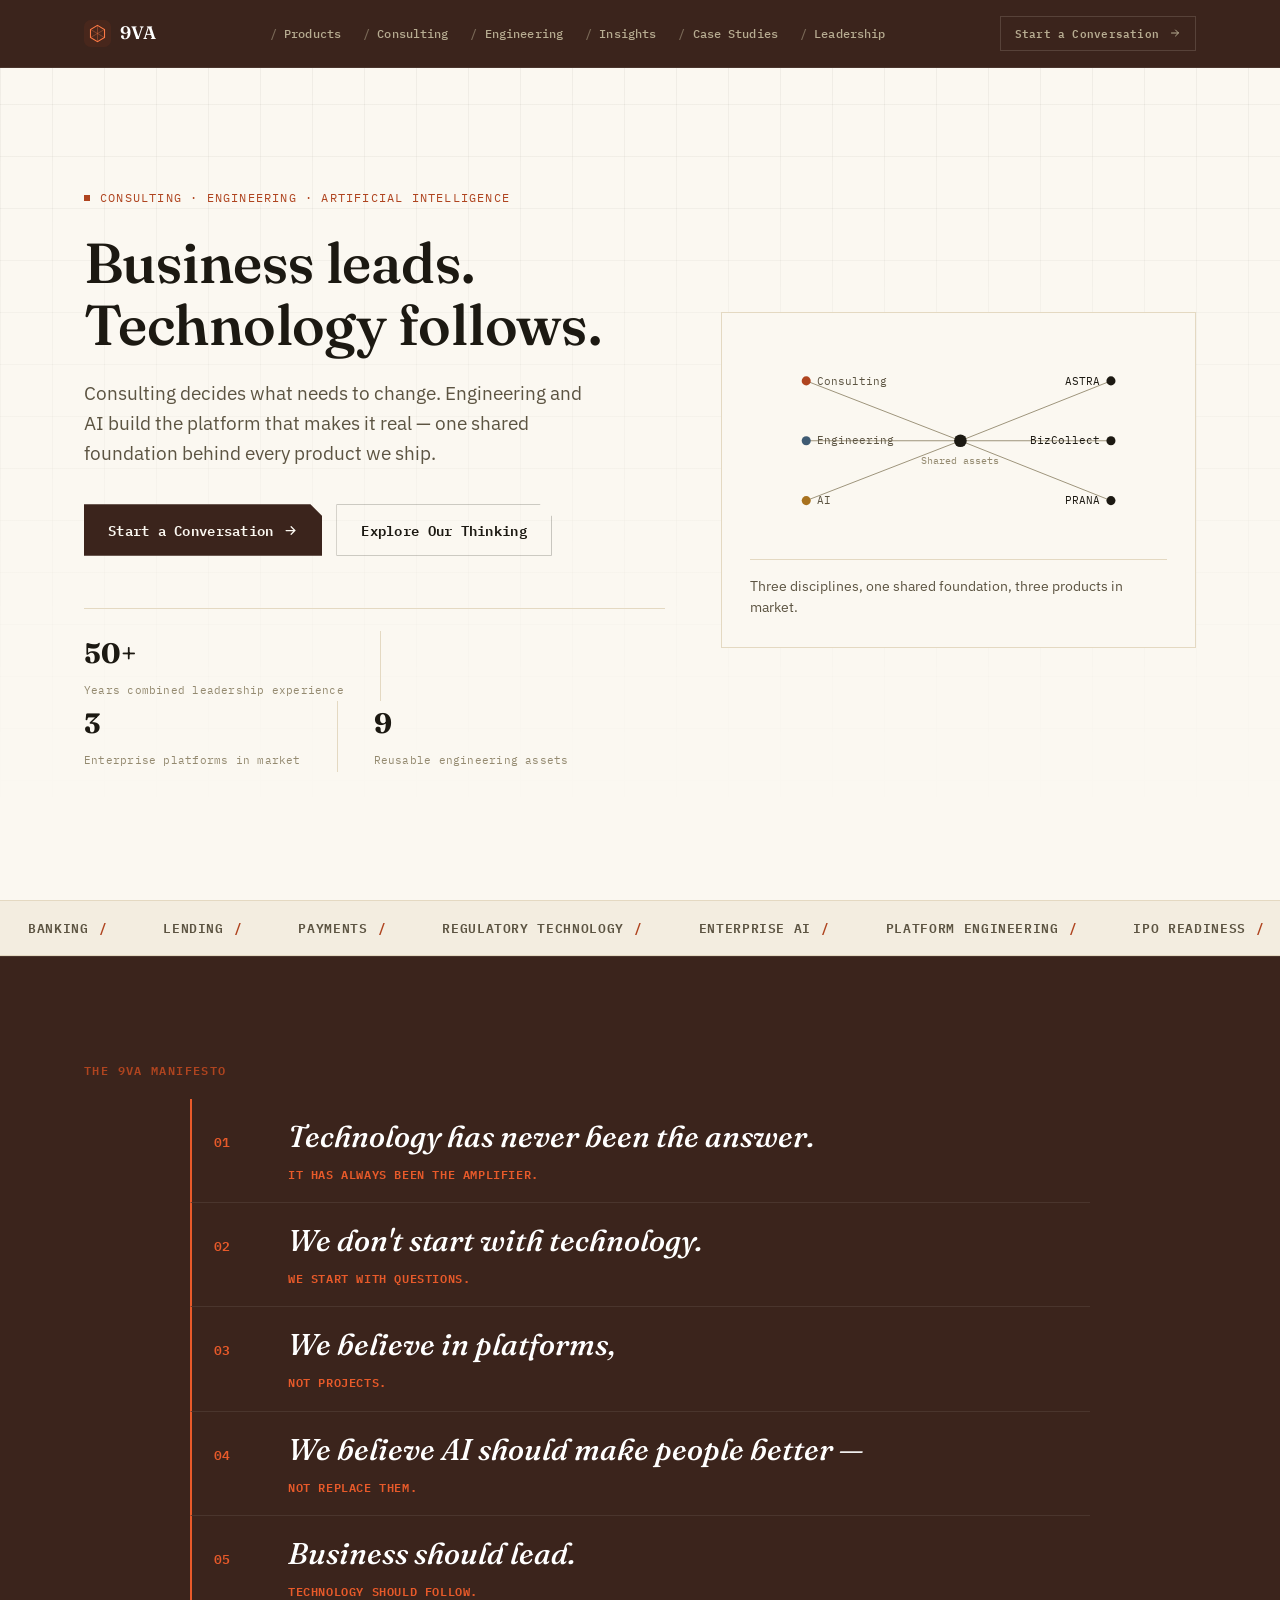
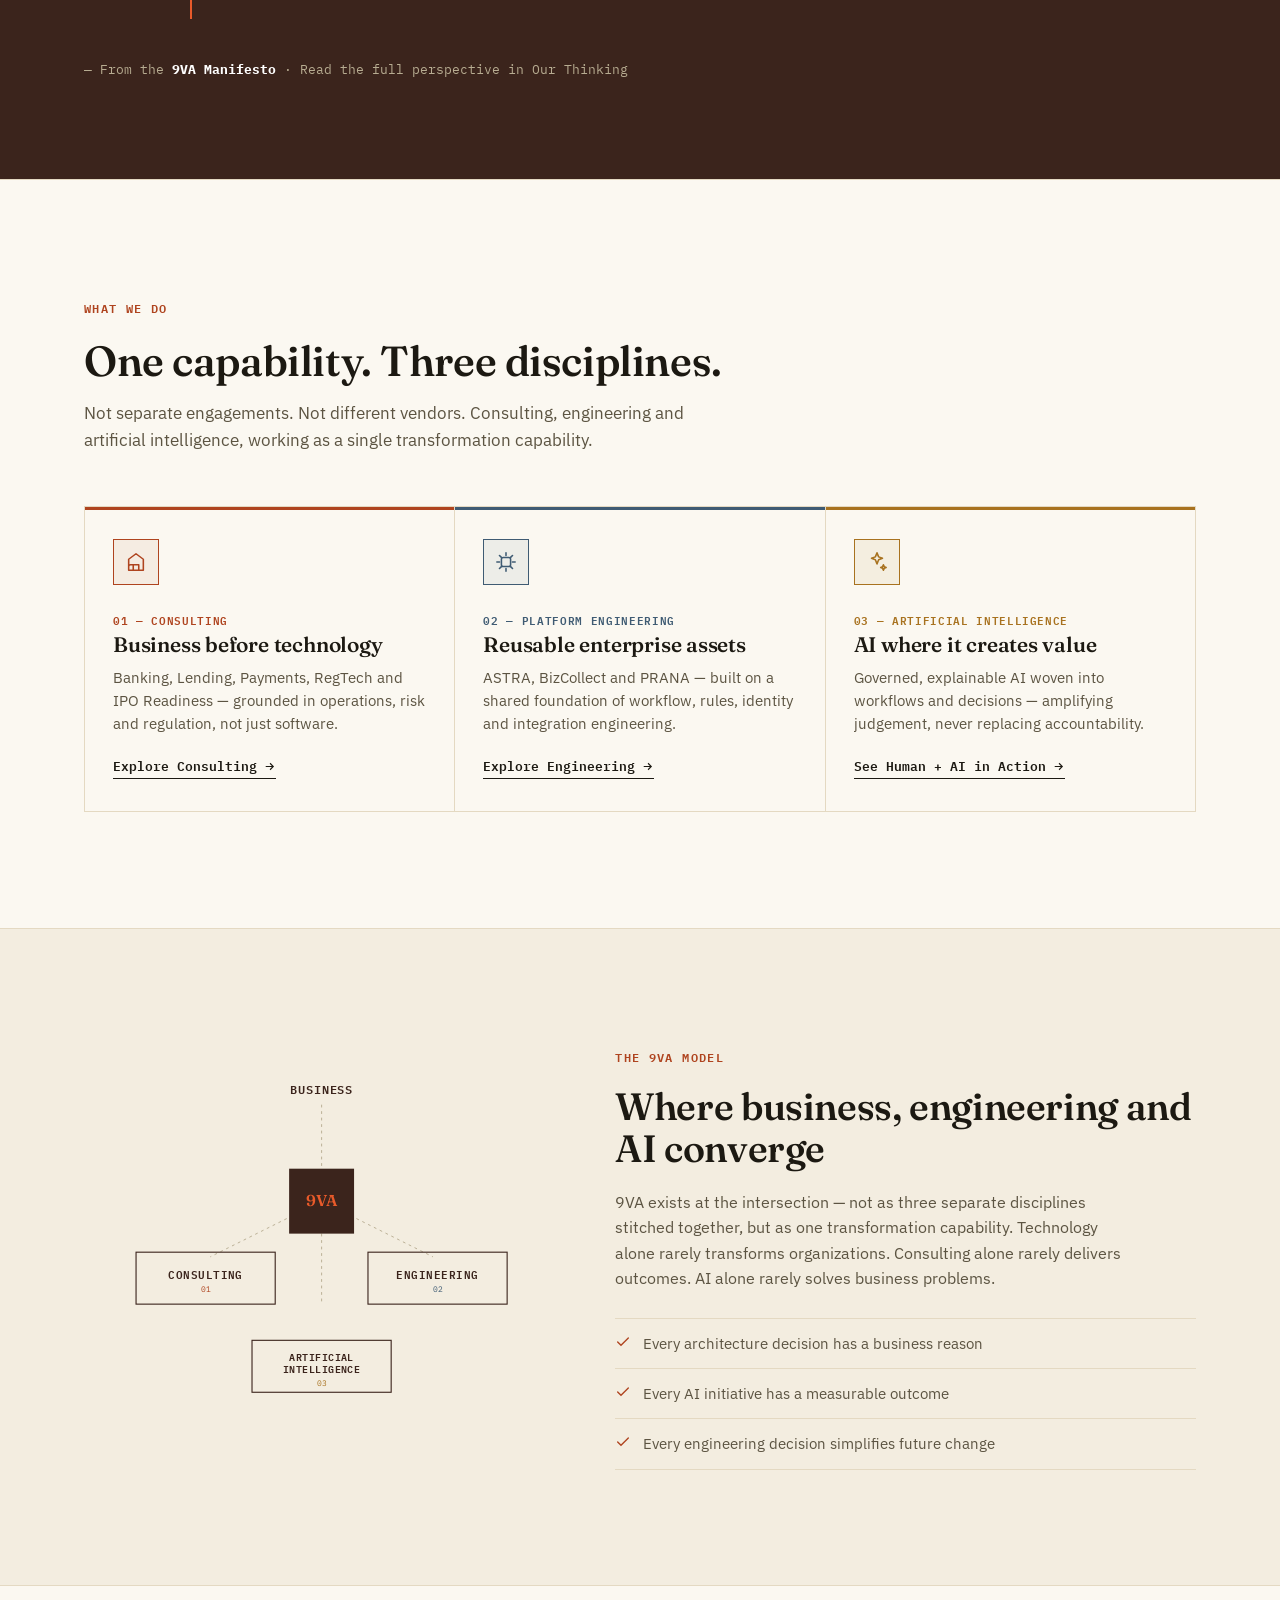
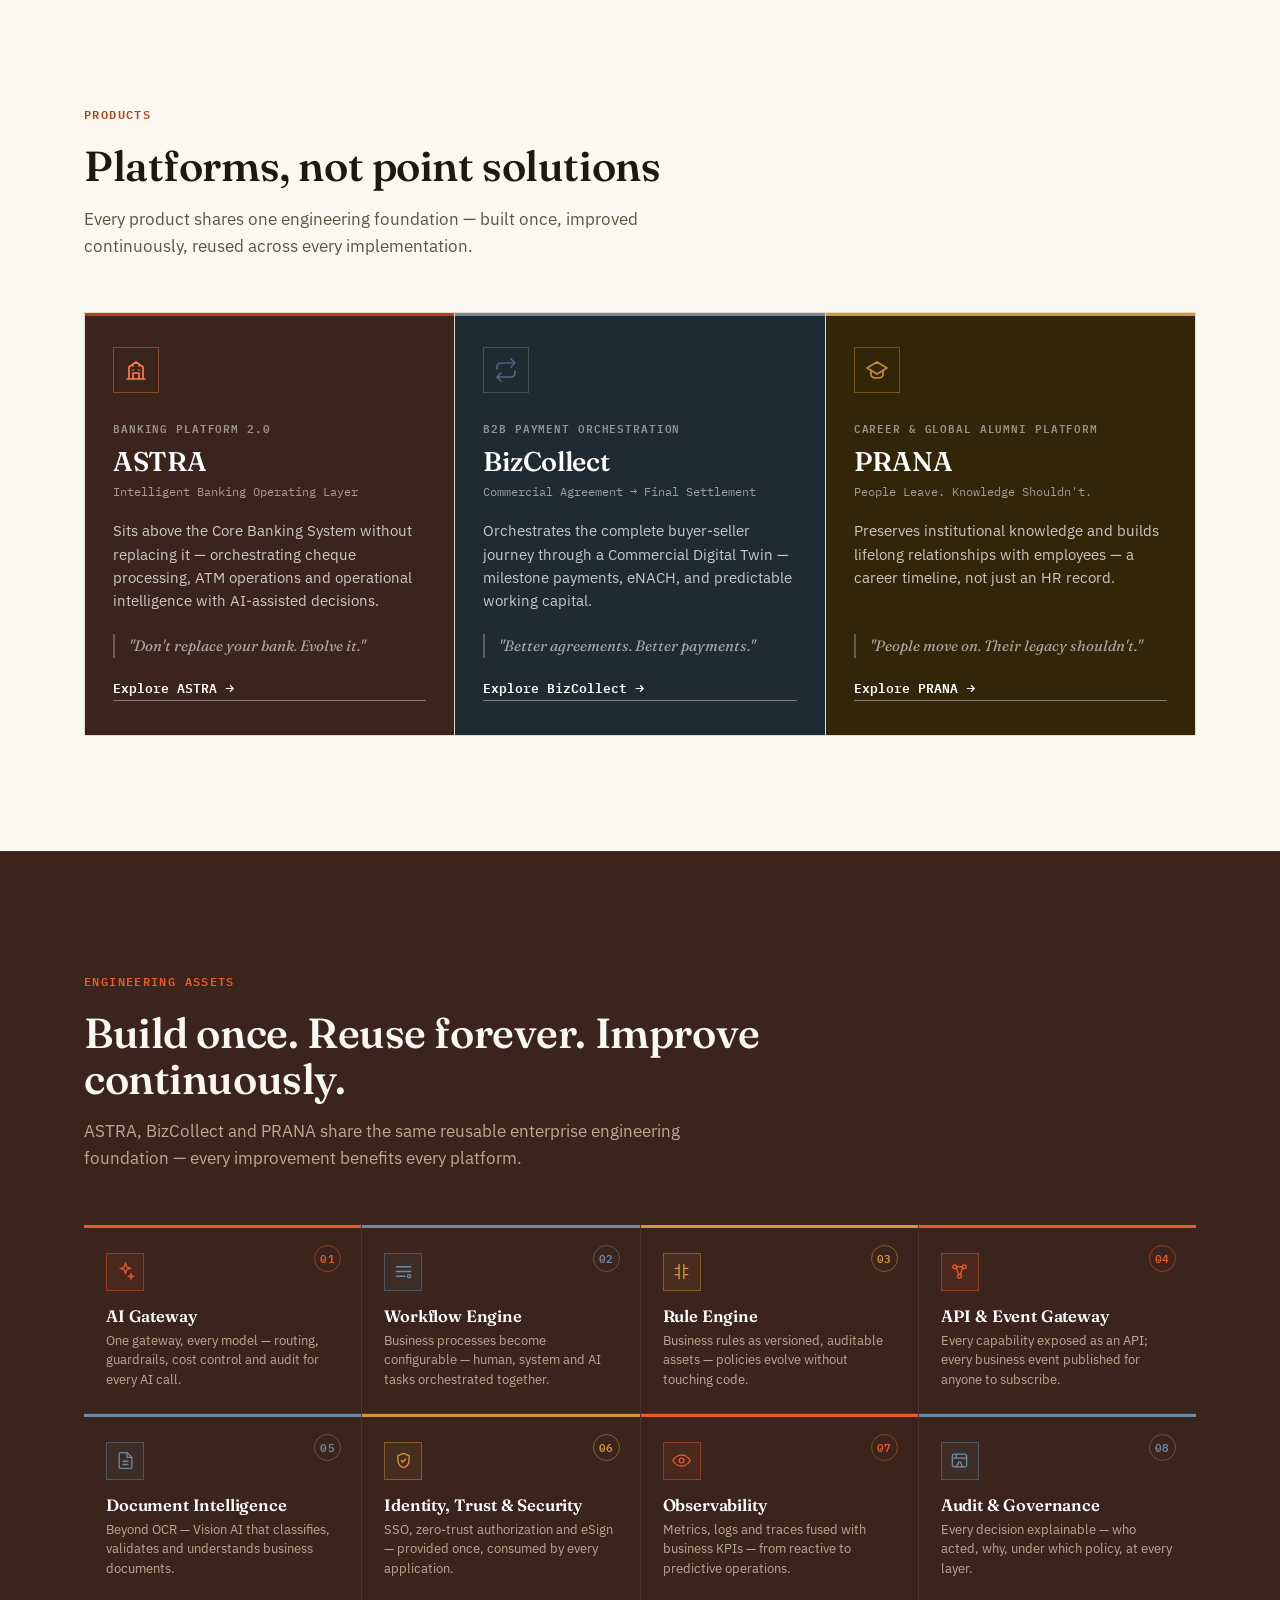
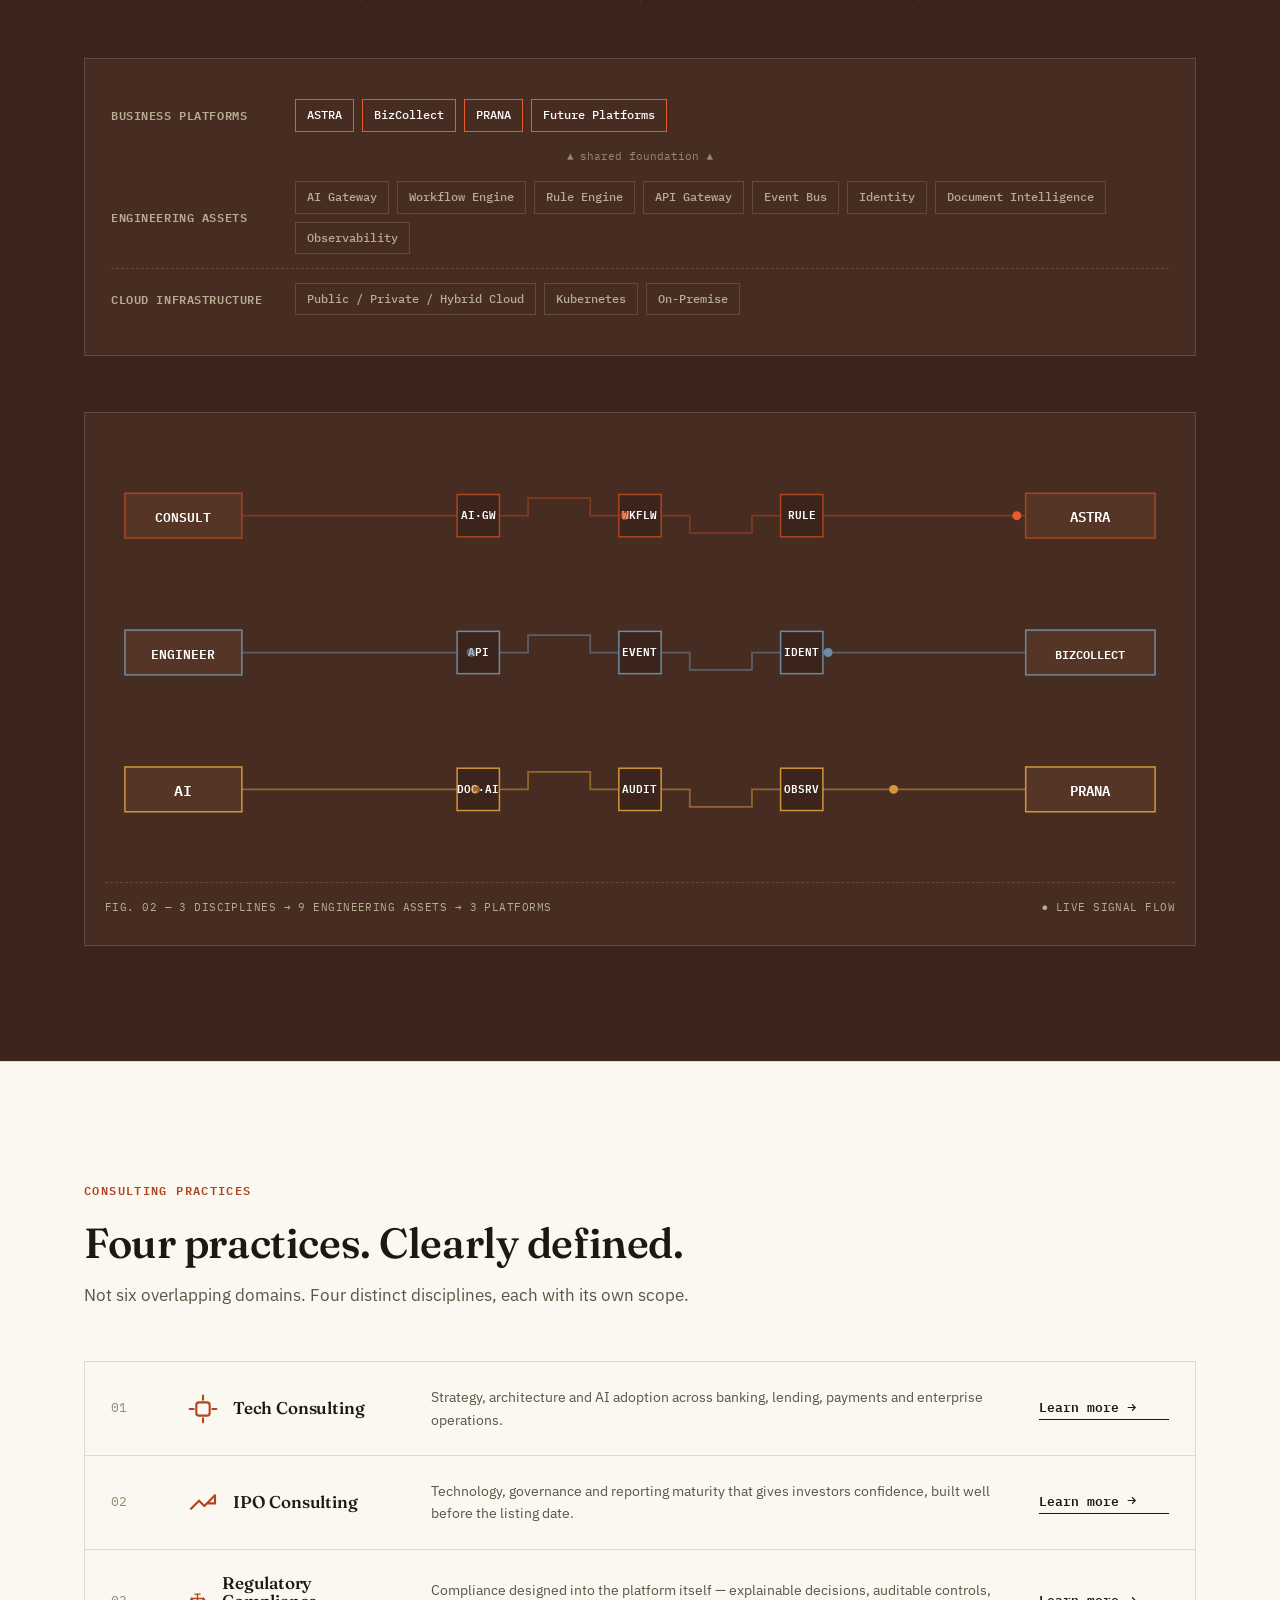
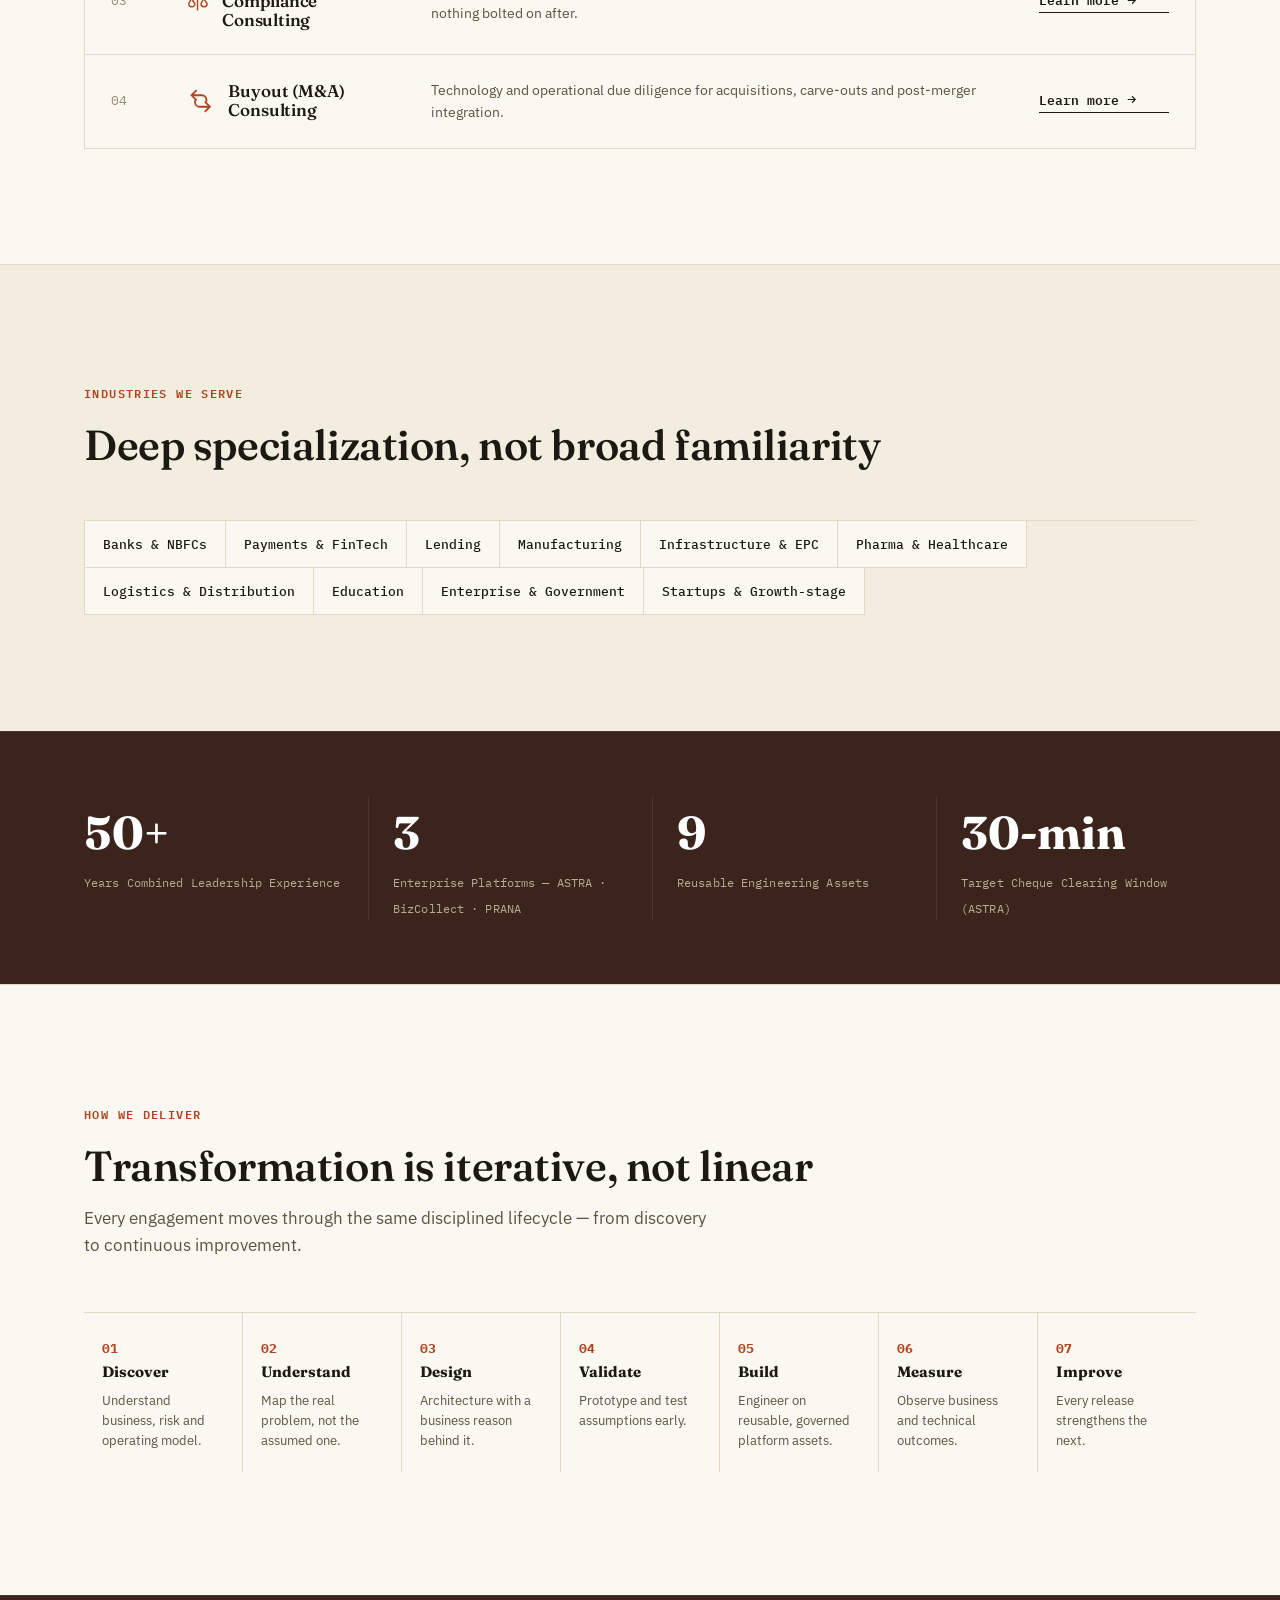
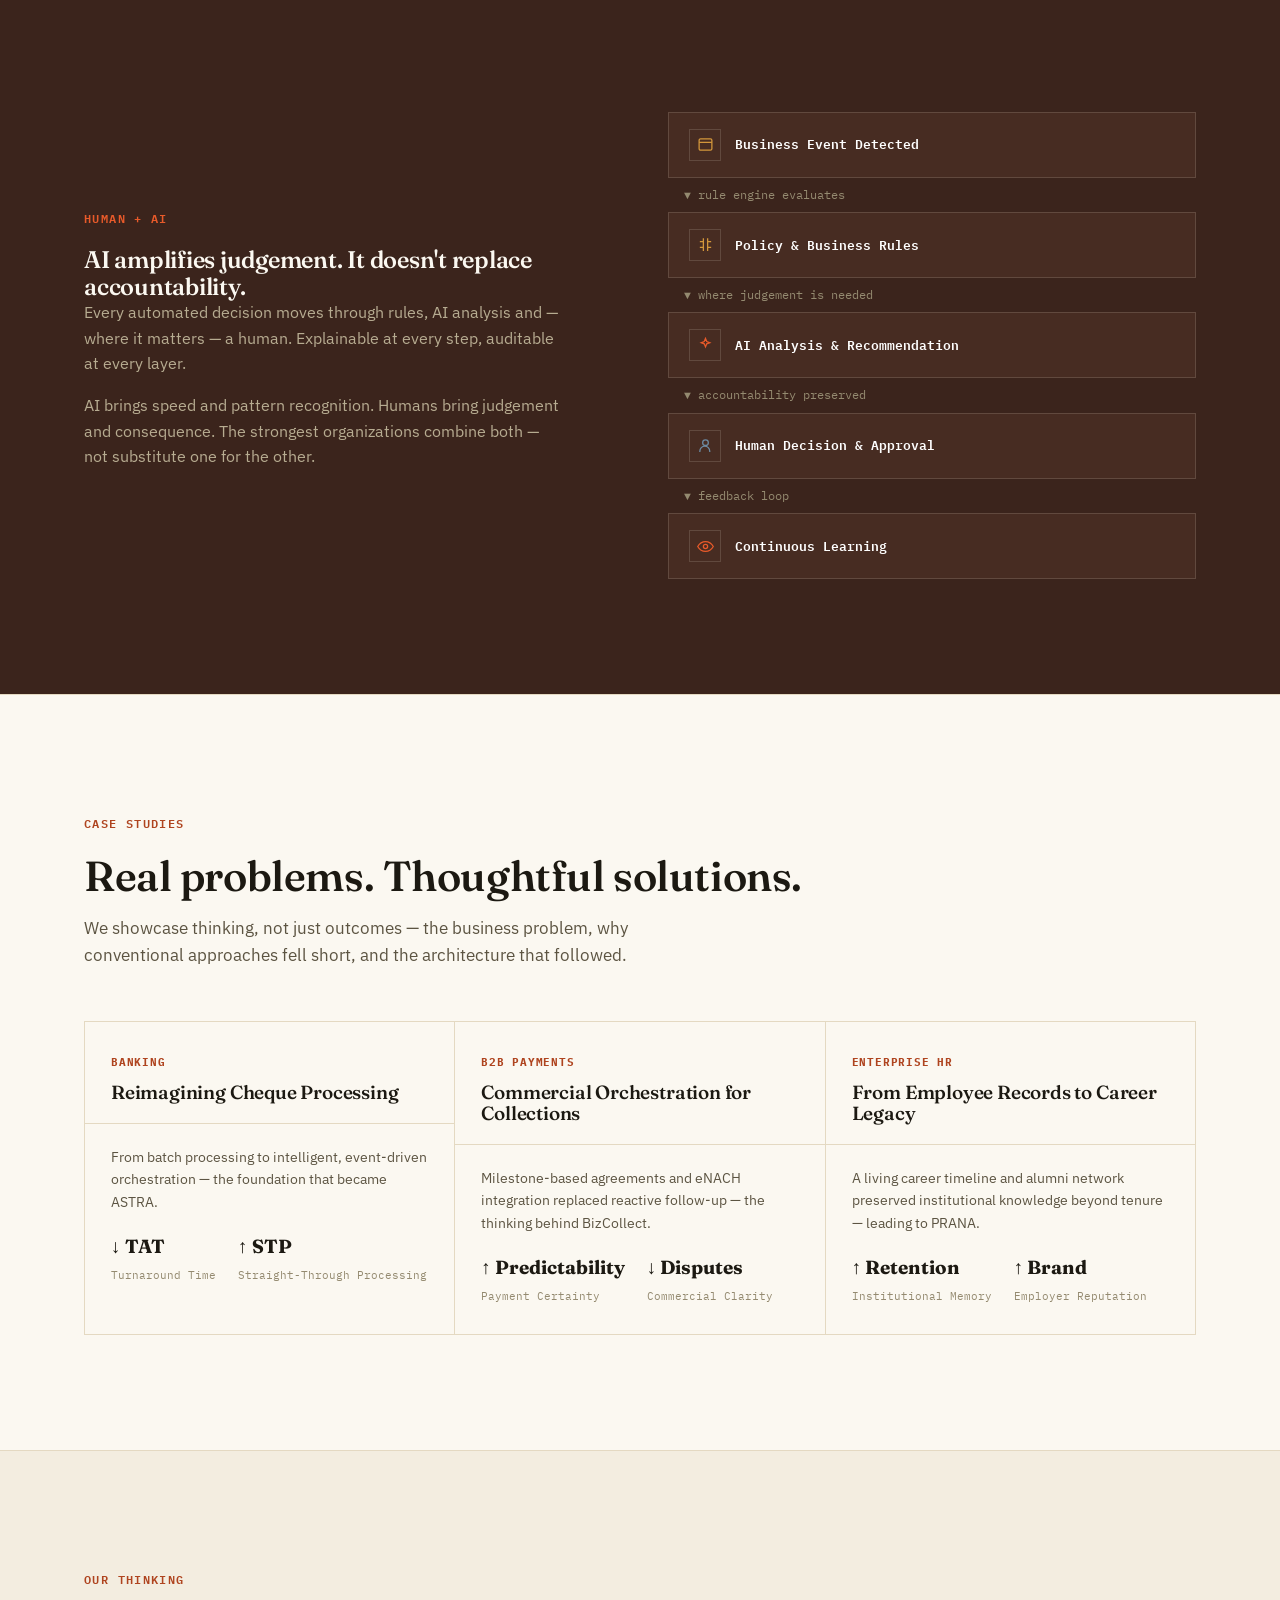
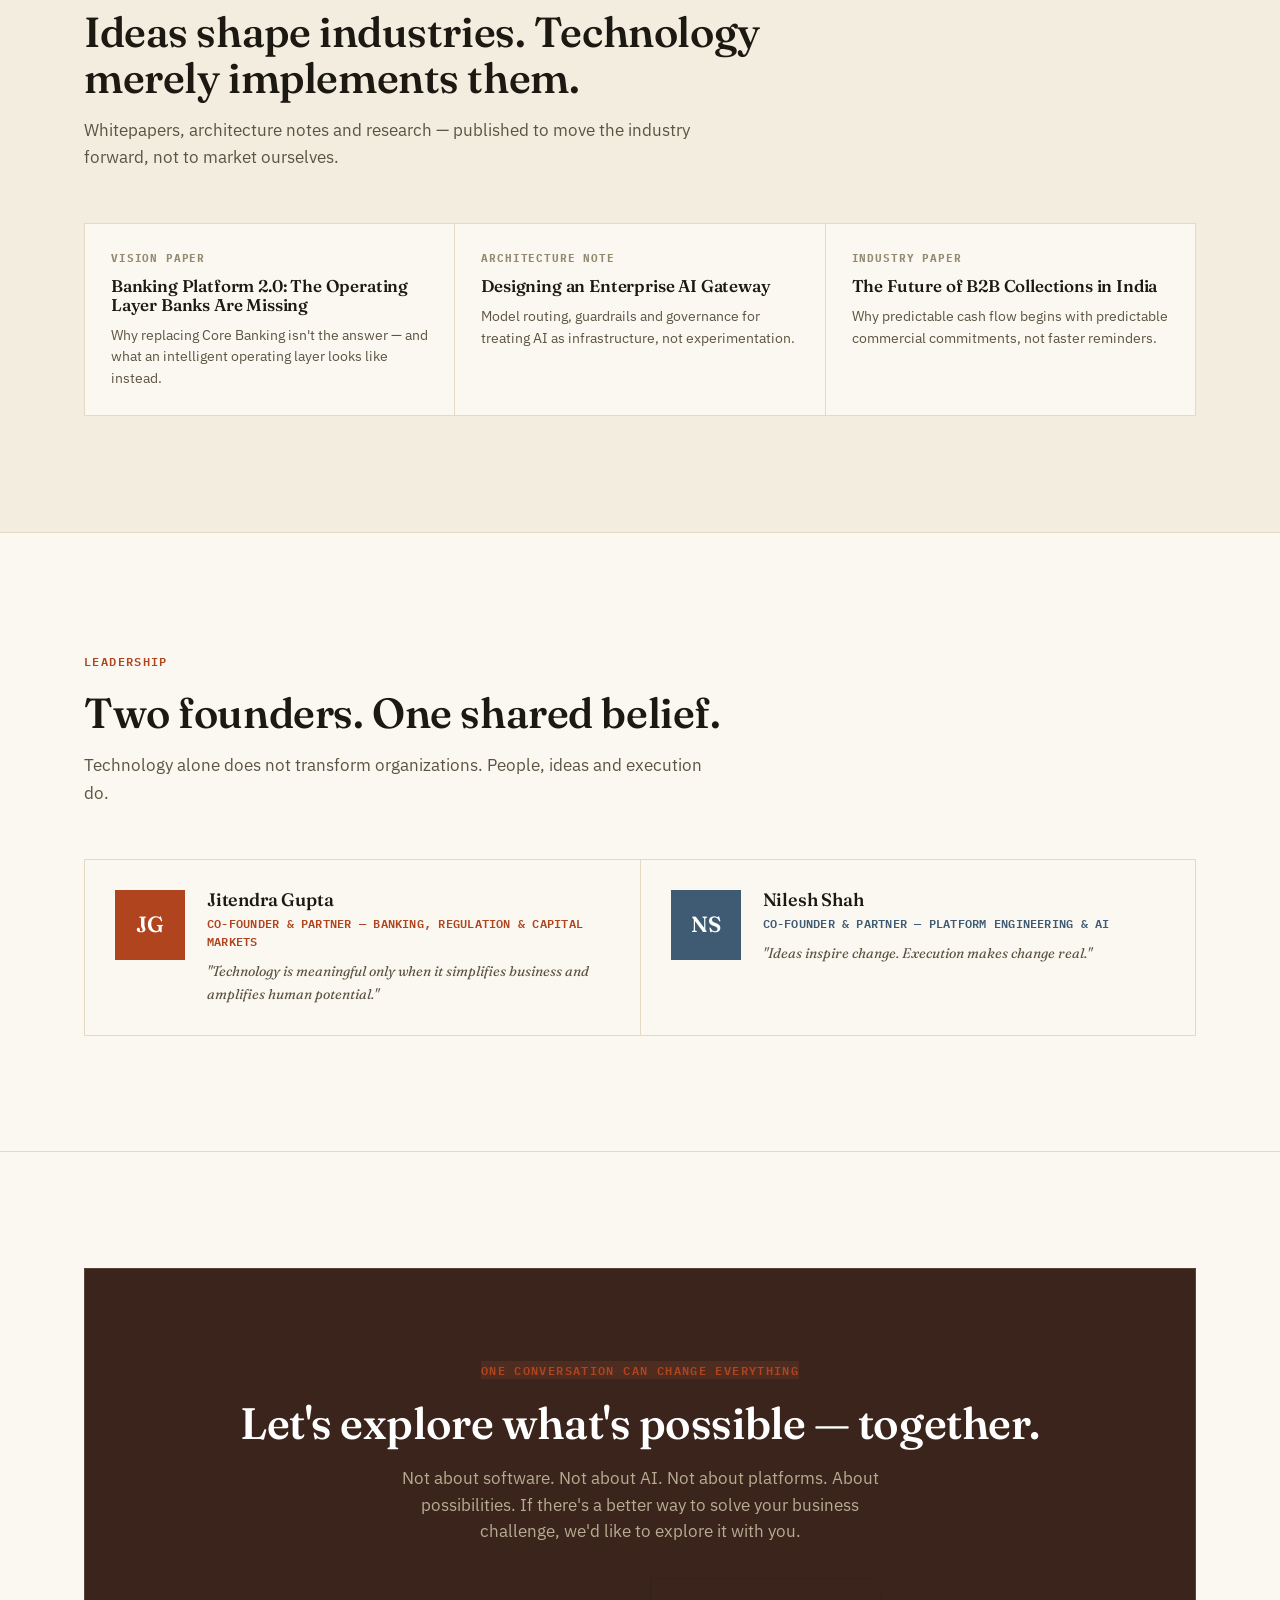
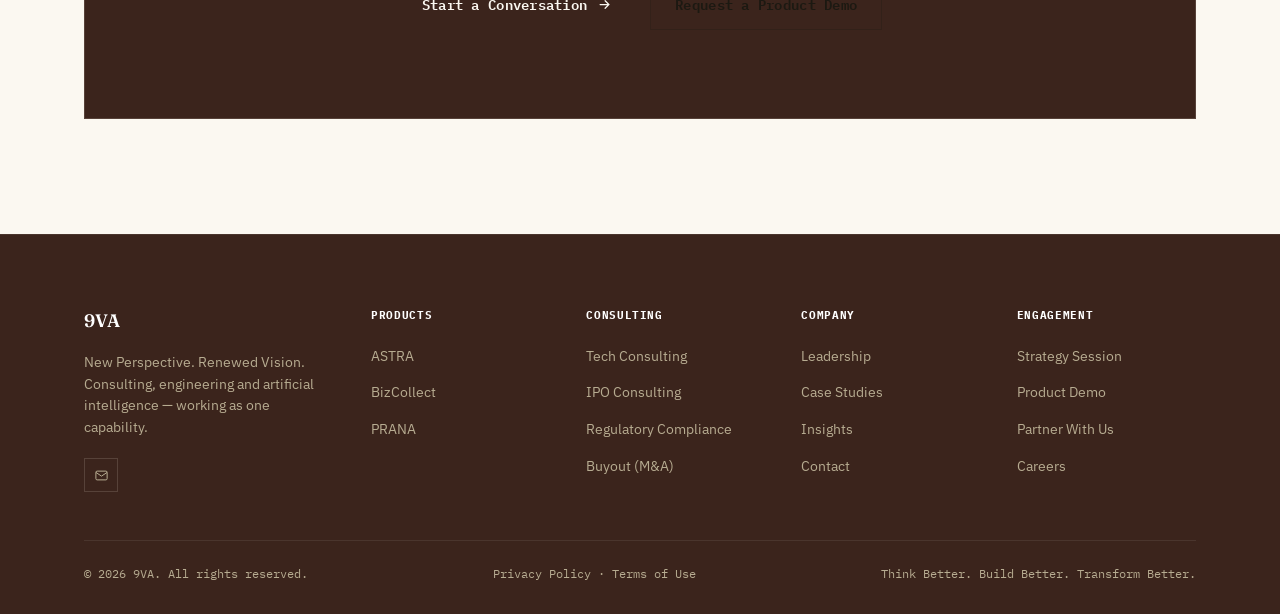
<file: index.html>
<!DOCTYPE html>
<html lang="en">
<head>
<meta charset="UTF-8">
<meta name="viewport" content="width=device-width, initial-scale=1.0">
<title>9VA — New Perspective. Renewed Vision.</title>
<meta name="description" content="9VA fuses consulting, platform engineering and artificial intelligence into one capability — ASTRA, BizCollect and PRANA, built on reusable enterprise engineering assets.">
<link rel="icon" type="image/svg+xml" href="assets/img/favicon.svg">
<link rel="icon" type="image/png" sizes="32x32" href="assets/img/favicon-32.png">
<link rel="icon" type="image/png" sizes="16x16" href="assets/img/favicon-16.png">
<link rel="apple-touch-icon" href="assets/img/apple-touch-icon.png">
<link rel="preconnect" href="https://fonts.googleapis.com">
<link rel="preconnect" href="https://fonts.gstatic.com" crossorigin>
<link href="https://fonts.googleapis.com/css2?family=Fraunces:ital,opsz,wght@0,9..144,500;0,9..144,600;0,9..144,700;1,9..144,500&family=IBM+Plex+Mono:wght@500;600;700&family=IBM+Plex+Sans:wght@400;500;600;700&display=swap" rel="stylesheet">
<link rel="stylesheet" href="assets/css/style.css">
<link rel="canonical" href="https://9va.in/">
<meta property="og:type" content="website">
<meta property="og:site_name" content="9VA">
<meta property="og:title" content="9VA — New Perspective. Renewed Vision.">
<meta property="og:description" content="9VA fuses consulting, platform engineering and artificial intelligence into one capability — ASTRA, BizCollect and PRANA, built on reusable enterprise engineering assets.">
<meta property="og:url" content="https://9va.in/">
<meta property="og:image" content="https://9va.in/assets/img/og-image.png">
<meta property="og:image:width" content="1200">
<meta property="og:image:height" content="630">
<meta name="twitter:card" content="summary_large_image">
<meta name="twitter:title" content="9VA — New Perspective. Renewed Vision.">
<meta name="twitter:description" content="9VA fuses consulting, platform engineering and artificial intelligence into one capability — ASTRA, BizCollect and PRANA, built on reusable enterprise engineering assets.">
<meta name="twitter:image" content="https://9va.in/assets/img/og-image.png">
<script type="application/ld+json">{"@context": "https://schema.org", "@type": "Organization", "@id": "https://9va.in/#organization", "name": "9VA", "url": "https://9va.in/", "logo": "https://9va.in/assets/img/og-image.png", "description": "9VA fuses consulting, platform engineering and artificial intelligence into one capability, building ASTRA, BizCollect and PRANA on a shared foundation of reusable enterprise engineering assets.", "email": "hello@9va.in", "founder": [{"@type": "Person", "name": "Jitendra Gupta", "jobTitle": "Co-Founder & Partner"}, {"@type": "Person", "name": "Nilesh Shah", "jobTitle": "Co-Founder & Partner"}]}</script>
<script type="application/ld+json">{"@context": "https://schema.org", "@type": "WebSite", "name": "9VA", "url": "https://9va.in/", "publisher": {"@id": "https://9va.in/#organization"}}</script>
</head>
<body>
<a href="#home" class="skip-link">Skip to content</a>

<!-- ============ NAV ============ -->
<header class="nav">
  <div class="container">
    <a href="#home" class="brand">
      <svg class="mark" viewBox="0 0 40 40" fill="none" aria-hidden="true">
        <rect width="40" height="40" rx="10" fill="#AF441F" fill-opacity="0.12"/>
        <path d="M20 8l10.4 6v12L20 32 9.6 26V14z" stroke="#FF7A45" stroke-width="1.6"/>
        <path d="M20 8v24M9.6 14l10.4 6 10.4-6M9.6 26l10.4-6 10.4 6" stroke="#FF7A45" stroke-width="1" stroke-opacity=".5"/>
      </svg>
      <span>9VA<small>New Perspective. Renewed Vision.</small></span>
    </a>
    <nav class="nav-links">
      <a href="#products">Products</a>
      <a href="consulting.html">Consulting</a>
      <a href="engineering.html">Engineering</a>
      <a href="insights.html">Insights</a>
      <a href="case-studies.html">Case Studies</a>
      <a href="leadership.html">Leadership</a>
    </nav>
    <div class="nav-actions">
      <a href="contact.html" class="btn btn-primary btn-sm">Start a Conversation
        <svg viewBox="0 0 24 24" fill="none" stroke="currentColor" stroke-width="2" stroke-linecap="round" aria-hidden="true"><path d="M5 12h14M13 6l6 6-6 6"/></svg>
      </a>
      <button class="nav-toggle" aria-label="Open menu">
        <svg viewBox="0 0 24 24" fill="none" stroke="currentColor" stroke-width="2" stroke-linecap="round" aria-hidden="true"><path d="M4 7h16M4 12h16M4 17h16"/></svg>
      </button>
    </div>
  </div>
</header>

<div class="mobile-menu">
  <div class="mm-top">
    <span class="brand" style="font-size:18px">9VA</span>
    <button class="mm-close" aria-label="Close menu">
      <svg width="26" height="26" viewBox="0 0 24 24" fill="none" stroke="#fff" stroke-width="2" stroke-linecap="round" aria-hidden="true"><path d="M6 6l12 12M18 6L6 18"/></svg>
    </button>
  </div>
  <a href="#products">Products</a>
  <a href="consulting.html">Consulting</a>
  <a href="engineering.html">Engineering</a>
  <a href="insights.html">Insights</a>
  <a href="case-studies.html">Case Studies</a>
  <a href="leadership.html">Leadership</a>
  <a href="contact.html" class="btn btn-primary">Start a Conversation</a>
</div>

<!-- ============ HERO ============ -->
<section class="hero" id="home">
  <div class="hero-grid"></div>
  <div class="container">
    <div class="hero-copy">
      <div class="hero-kicker"><span class="dot"></span> Consulting · Engineering · Artificial Intelligence</div>
      <h1>Business leads.<br>Technology follows.</h1>
      <p class="lead">Consulting decides what needs to change. Engineering and AI build the platform that makes it real — one shared foundation behind every product we ship.</p>
      <div class="hero-ctas">
        <a href="contact.html" class="btn btn-primary">Start a Conversation
          <svg viewBox="0 0 24 24" fill="none" stroke="currentColor" stroke-width="2" stroke-linecap="round" aria-hidden="true"><path d="M5 12h14M13 6l6 6-6 6"/></svg>
        </a>
        <a href="insights.html" class="btn btn-ghost">Explore Our Thinking</a>
      </div>
      <div class="hero-stats">
        <div class="hero-stat"><b data-count="50" data-suffix="+">0</b><span>Years combined leadership experience</span></div>
        <div class="hero-stat"><b data-count="3">0</b><span>Enterprise platforms in market</span></div>
        <div class="hero-stat"><b data-count="9">0</b><span>Reusable engineering assets</span></div>
      </div>
    </div>
    <div class="hero-visual">
      <div class="hero-diagram-card reveal">
        <svg viewBox="0 0 460 220" fill="none" aria-hidden="true">
          <path class="draw-path" d="M62 44 L232 110" stroke="#948A70" stroke-width="1"/>
          <path class="draw-path" d="M62 110 L232 110" stroke="#948A70" stroke-width="1"/>
          <path class="draw-path" d="M62 176 L232 110" stroke="#948A70" stroke-width="1"/>
          <path class="draw-path" d="M232 110 L398 44" stroke="#948A70" stroke-width="1"/>
          <path class="draw-path" d="M232 110 L398 110" stroke="#948A70" stroke-width="1"/>
          <path class="draw-path" d="M232 110 L398 176" stroke="#948A70" stroke-width="1"/>
          <circle cx="62" cy="44" r="5" fill="#AF441F"/>
          <text x="74" y="48" font-family="IBM Plex Mono" font-size="12" fill="#5C5442">Consulting</text>
          <circle cx="62" cy="110" r="5" fill="#3F5B73"/>
          <text x="74" y="114" font-family="IBM Plex Mono" font-size="12" fill="#5C5442">Engineering</text>
          <circle cx="62" cy="176" r="5" fill="#A8721F"/>
          <text x="74" y="180" font-family="IBM Plex Mono" font-size="12" fill="#5C5442">AI</text>
          <circle cx="232" cy="110" r="7" fill="#1C1912"/>
          <text x="232" y="136" text-anchor="middle" font-family="IBM Plex Mono" font-size="11" fill="#948A70">Shared assets</text>
          <circle cx="398" cy="44" r="5" fill="#1C1912"/>
          <text x="386" y="48" text-anchor="end" font-family="IBM Plex Mono" font-size="12" fill="#1C1912">ASTRA</text>
          <circle cx="398" cy="110" r="5" fill="#1C1912"/>
          <text x="386" y="114" text-anchor="end" font-family="IBM Plex Mono" font-size="12" fill="#1C1912">BizCollect</text>
          <circle cx="398" cy="176" r="5" fill="#1C1912"/>
          <text x="386" y="180" text-anchor="end" font-family="IBM Plex Mono" font-size="12" fill="#1C1912">PRANA</text>
        </svg>
        <p class="hero-diagram-caption">Three disciplines, one shared foundation, three products in market.</p>
      </div>
    </div>
  </div>
</section>

<!-- ============ TICKER ============ -->
<div class="ticker">
  <div class="ticker-track">
    <span class="ticker-item">Banking <span class="sep">/</span></span>
    <span class="ticker-item">Lending <span class="sep">/</span></span>
    <span class="ticker-item">Payments <span class="sep">/</span></span>
    <span class="ticker-item">Regulatory Technology <span class="sep">/</span></span>
    <span class="ticker-item">Enterprise AI <span class="sep">/</span></span>
    <span class="ticker-item">Platform Engineering <span class="sep">/</span></span>
    <span class="ticker-item">IPO Readiness <span class="sep">/</span></span>
    <span class="ticker-item">ASTRA <span class="sep">/</span></span>
    <span class="ticker-item">BizCollect <span class="sep">/</span></span>
    <span class="ticker-item">PRANA <span class="sep">/</span></span>
    <span class="ticker-item">Banking <span class="sep">/</span></span>
    <span class="ticker-item">Lending <span class="sep">/</span></span>
    <span class="ticker-item">Payments <span class="sep">/</span></span>
    <span class="ticker-item">Regulatory Technology <span class="sep">/</span></span>
    <span class="ticker-item">Enterprise AI <span class="sep">/</span></span>
    <span class="ticker-item">Platform Engineering <span class="sep">/</span></span>
    <span class="ticker-item">IPO Readiness <span class="sep">/</span></span>
    <span class="ticker-item">ASTRA <span class="sep">/</span></span>
    <span class="ticker-item">BizCollect <span class="sep">/</span></span>
    <span class="ticker-item">PRANA <span class="sep">/</span></span>
  </div>
</div>

<!-- ============ MANIFESTO ============ -->
<section class="manifesto">
  <div class="container">
    <div class="eyebrow">The 9VA Manifesto</div>
    <div class="manifesto-lines">
      <p class="manifesto-line"><span class="ml-num">01</span><span class="ml-text"><span class="ml-statement">Technology has never been the answer.</span><span class="ml-annotation">It has always been the amplifier.</span></span></p>
      <p class="manifesto-line"><span class="ml-num">02</span><span class="ml-text"><span class="ml-statement">We don't start with technology.</span><span class="ml-annotation">We start with questions.</span></span></p>
      <p class="manifesto-line"><span class="ml-num">03</span><span class="ml-text"><span class="ml-statement">We believe in platforms,</span><span class="ml-annotation">not projects.</span></span></p>
      <p class="manifesto-line"><span class="ml-num">04</span><span class="ml-text"><span class="ml-statement">We believe AI should make people better —</span><span class="ml-annotation">not replace them.</span></span></p>
      <p class="manifesto-line"><span class="ml-num">05</span><span class="ml-text"><span class="ml-statement">Business should lead.</span><span class="ml-annotation">Technology should follow.</span></span></p>
    </div>
    <p class="manifesto-final">— From the <b>9VA Manifesto</b> · Read the full perspective in Our Thinking</p>
  </div>
</section>

<!-- ============ WHAT WE DO ============ -->
<section class="section" id="what-we-do">
  <div class="container">
    <div class="section-head reveal">
      <div class="eyebrow">What We Do</div>
      <h2>One capability. Three disciplines.</h2>
      <p>Not separate engagements. Not different vendors. Consulting, engineering and artificial intelligence, working as a single transformation capability.</p>
    </div>
    <div class="triad">
      <div class="triad-card reveal">
        <div class="icon-tile">
          <svg viewBox="0 0 24 24" fill="none" stroke="currentColor" stroke-width="1.7" stroke-linecap="round" stroke-linejoin="round" aria-hidden="true"><path d="M4 21v-4a2 2 0 012-2h3M4 21h16M4 21V9l8-6 8 6v12M9 21v-6h6v6"/></svg>
        </div>
        <span class="tag">01 — Consulting</span>
        <h3>Business before technology</h3>
        <p>Banking, Lending, Payments, RegTech and IPO Readiness — grounded in operations, risk and regulation, not just software.</p>
        <a href="consulting.html" class="link-arrow">Explore Consulting <svg viewBox="0 0 24 24" fill="none" stroke="currentColor" stroke-width="2" aria-hidden="true"><path d="M5 12h14M13 6l6 6-6 6"/></svg></a>
      </div>
      <div class="triad-card reveal">
        <div class="icon-tile">
          <svg viewBox="0 0 24 24" fill="none" stroke="currentColor" stroke-width="1.7" stroke-linecap="round" stroke-linejoin="round" aria-hidden="true"><rect x="7" y="7" width="10" height="10" rx="2"/><path d="M12 2v3M12 19v3M2 12h3M19 12h3M4.9 4.9l2.1 2.1M17 17l2.1 2.1M19.1 4.9L17 7M7 17l-2.1 2.1"/></svg>
        </div>
        <span class="tag">02 — Platform Engineering</span>
        <h3>Reusable enterprise assets</h3>
        <p>ASTRA, BizCollect and PRANA — built on a shared foundation of workflow, rules, identity and integration engineering.</p>
        <a href="engineering.html" class="link-arrow">Explore Engineering <svg viewBox="0 0 24 24" fill="none" stroke="currentColor" stroke-width="2" aria-hidden="true"><path d="M5 12h14M13 6l6 6-6 6"/></svg></a>
      </div>
      <div class="triad-card reveal">
        <div class="icon-tile">
          <svg viewBox="0 0 24 24" fill="none" stroke="currentColor" stroke-width="1.7" stroke-linecap="round" stroke-linejoin="round" aria-hidden="true"><path d="M12 2l1.8 4.4L18 8l-4.2 1.6L12 14l-1.8-4.4L6 8l4.2-1.6z"/><path d="M19 15l.9 2.1L22 18l-2.1.9L19 21l-.9-2.1L16 18l2.1-.9z"/></svg>
        </div>
        <span class="tag">03 — Artificial Intelligence</span>
        <h3>AI where it creates value</h3>
        <p>Governed, explainable AI woven into workflows and decisions — amplifying judgement, never replacing accountability.</p>
        <a href="engineering.html#ai" class="link-arrow">See Human + AI in Action <svg viewBox="0 0 24 24" fill="none" stroke="currentColor" stroke-width="2" aria-hidden="true"><path d="M5 12h14M13 6l6 6-6 6"/></svg></a>
      </div>
    </div>
  </div>
</section>

<!-- ============ THE 9VA MODEL ============ -->
<section class="section section-tint" id="model">
  <div class="container model-wrap">
    <div class="model-diagram reveal">
      <svg viewBox="0 0 480 420" fill="none" aria-hidden="true">
        <text x="240" y="34" text-anchor="middle" font-family="IBM Plex Mono" font-size="13" font-weight="600" letter-spacing="1" fill="#3B241C">BUSINESS</text>
        <path d="M240 46 L240 150" stroke="#B7AC91" stroke-width="1" stroke-dasharray="3 4"/>
        <path d="M240 150 L120 210" stroke="#B7AC91" stroke-width="1" stroke-dasharray="3 4"/>
        <path d="M240 150 L360 210" stroke="#B7AC91" stroke-width="1" stroke-dasharray="3 4"/>
        <path d="M240 150 L240 260" stroke="#B7AC91" stroke-width="1" stroke-dasharray="3 4"/>
        <rect x="205" y="115" width="70" height="70" fill="#3B241C"/>
        <text x="240" y="155" text-anchor="middle" font-family="Fraunces" font-size="17" font-weight="600" fill="#E85A2A">9VA</text>
        <rect x="40" y="205" width="150" height="56" fill="none" stroke="#3B241C" stroke-width="1.2"/>
        <text x="115" y="234" text-anchor="middle" font-family="IBM Plex Mono" font-size="11.5" font-weight="600" letter-spacing=".5" fill="#3B241C">CONSULTING</text>
        <text x="115" y="248" text-anchor="middle" font-family="IBM Plex Mono" font-size="9" fill="#AF441F">01</text>
        <rect x="290" y="205" width="150" height="56" fill="none" stroke="#3B241C" stroke-width="1.2"/>
        <text x="365" y="234" text-anchor="middle" font-family="IBM Plex Mono" font-size="11.5" font-weight="600" letter-spacing=".5" fill="#3B241C">ENGINEERING</text>
        <text x="365" y="248" text-anchor="middle" font-family="IBM Plex Mono" font-size="9" fill="#3F5B73">02</text>
        <rect x="165" y="300" width="150" height="56" fill="none" stroke="#3B241C" stroke-width="1.2"/>
        <text x="240" y="322" text-anchor="middle" font-family="IBM Plex Mono" font-size="10.5" font-weight="600" letter-spacing=".5" fill="#3B241C">ARTIFICIAL</text>
        <text x="240" y="335" text-anchor="middle" font-family="IBM Plex Mono" font-size="10.5" font-weight="600" letter-spacing=".5" fill="#3B241C">INTELLIGENCE</text>
        <text x="240" y="349" text-anchor="middle" font-family="IBM Plex Mono" font-size="9" fill="#A8721F">03</text>
      </svg>
    </div>
    <div class="model-copy reveal">
      <div class="eyebrow">The 9VA Model</div>
      <h2>Where business, engineering and AI converge</h2>
      <p>9VA exists at the intersection — not as three separate disciplines stitched together, but as one transformation capability. Technology alone rarely transforms organizations. Consulting alone rarely delivers outcomes. AI alone rarely solves business problems.</p>
      <div class="model-list">
        <li><svg viewBox="0 0 24 24" fill="none" stroke="currentColor" stroke-width="2" stroke-linecap="round" aria-hidden="true"><path d="M20 6L9 17l-5-5"/></svg> Every architecture decision has a business reason</li>
        <li><svg viewBox="0 0 24 24" fill="none" stroke="currentColor" stroke-width="2" stroke-linecap="round" aria-hidden="true"><path d="M20 6L9 17l-5-5"/></svg> Every AI initiative has a measurable outcome</li>
        <li><svg viewBox="0 0 24 24" fill="none" stroke="currentColor" stroke-width="2" stroke-linecap="round" aria-hidden="true"><path d="M20 6L9 17l-5-5"/></svg> Every engineering decision simplifies future change</li>
      </div>
    </div>
  </div>
</section>

<!-- ============ PRODUCTS ============ -->
<section class="section" id="products">
  <div class="container">
    <div class="section-head reveal">
      <div class="eyebrow">Products</div>
      <h2>Platforms, not point solutions</h2>
      <p>Every product shares one engineering foundation — built once, improved continuously, reused across every implementation.</p>
    </div>
    <div class="products-grid">

      <div class="product-card astra reveal">
        <div class="glow"></div>
        <div class="p-icon">
          <svg viewBox="0 0 24 24" fill="none" stroke="#FF7A45" stroke-width="1.7" stroke-linecap="round" stroke-linejoin="round" aria-hidden="true"><path d="M3 21h18M5 21V9l7-5 7 5v12M9 21v-6h6v6M9 12h.01M15 12h.01M9 8h.01M15 8h.01"/></svg>
        </div>
        <div class="p-tag">Banking Platform 2.0</div>
        <h3>ASTRA</h3>
        <div class="p-sub">Intelligent Banking Operating Layer</div>
        <p class="p-desc">Sits above the Core Banking System without replacing it — orchestrating cheque processing, ATM operations and operational intelligence with AI-assisted decisions.</p>
        <p class="p-line">"Don't replace your bank. Evolve it."</p>
        <a href="astra.html" class="link-arrow">Explore ASTRA <svg viewBox="0 0 24 24" fill="none" stroke="currentColor" stroke-width="2" aria-hidden="true"><path d="M5 12h14M13 6l6 6-6 6"/></svg></a>
      </div>

      <div class="product-card biz reveal">
        <div class="glow"></div>
        <div class="p-icon">
          <svg viewBox="0 0 24 24" fill="none" stroke="#4C6580" stroke-width="1.7" stroke-linecap="round" stroke-linejoin="round" aria-hidden="true"><path d="M17 1l4 4-4 4M3 11V9a4 4 0 014-4h14M7 23l-4-4 4-4M21 13v2a4 4 0 01-4 4H3"/></svg>
        </div>
        <div class="p-tag">B2B Payment Orchestration</div>
        <h3>BizCollect</h3>
        <div class="p-sub">Commercial Agreement → Final Settlement</div>
        <p class="p-desc">Orchestrates the complete buyer-seller journey through a Commercial Digital Twin — milestone payments, eNACH, and predictable working capital.</p>
        <p class="p-line">"Better agreements. Better payments."</p>
        <a href="bizcollect.html" class="link-arrow">Explore BizCollect <svg viewBox="0 0 24 24" fill="none" stroke="currentColor" stroke-width="2" aria-hidden="true"><path d="M5 12h14M13 6l6 6-6 6"/></svg></a>
      </div>

      <div class="product-card prana reveal">
        <div class="glow"></div>
        <div class="p-icon">
          <svg viewBox="0 0 24 24" fill="none" stroke="#C68A2E" stroke-width="1.7" stroke-linecap="round" stroke-linejoin="round" aria-hidden="true"><path d="M22 10L12 4 2 10l10 6 10-6z"/><path d="M6 12v5c0 1.7 2.7 3 6 3s6-1.3 6-3v-5"/></svg>
        </div>
        <div class="p-tag">Career & Global Alumni Platform</div>
        <h3>PRANA</h3>
        <div class="p-sub">People Leave. Knowledge Shouldn't.</div>
        <p class="p-desc">Preserves institutional knowledge and builds lifelong relationships with employees — a career timeline, not just an HR record.</p>
        <p class="p-line">"People move on. Their legacy shouldn't."</p>
        <a href="prana.html" class="link-arrow">Explore PRANA <svg viewBox="0 0 24 24" fill="none" stroke="currentColor" stroke-width="2" aria-hidden="true"><path d="M5 12h14M13 6l6 6-6 6"/></svg></a>
      </div>

    </div>
  </div>
</section>

<!-- ============ ENGINEERING ASSETS ============ -->
<section class="section section-dark" id="engineering">
  <div class="container">
    <div class="section-head reveal">
      <div class="eyebrow">Engineering Assets</div>
      <h2>Build once. Reuse forever. Improve continuously.</h2>
      <p>ASTRA, BizCollect and PRANA share the same reusable enterprise engineering foundation — every improvement benefits every platform.</p>
    </div>
    <div class="assets-grid">
      <div class="asset-card reveal">
        <div class="a-icon"><svg viewBox="0 0 24 24" fill="none" stroke="currentColor" stroke-width="1.7" stroke-linecap="round" aria-hidden="true"><path d="M12 2l1.8 4.4L18 8l-4.2 1.6L12 14l-1.8-4.4L6 8l4.2-1.6z"/><path d="M19 15l.9 2.1L22 18l-2.1.9L19 21l-.9-2.1L16 18l2.1-.9z"/></svg></div>
        <h4>AI Gateway</h4>
        <p>One gateway, every model — routing, guardrails, cost control and audit for every AI call.</p>
      </div>
      <div class="asset-card reveal">
        <div class="a-icon"><svg viewBox="0 0 24 24" fill="none" stroke="currentColor" stroke-width="1.7" stroke-linecap="round" aria-hidden="true"><path d="M3 6h18M3 12h18M3 18h11"/><circle cx="19" cy="18" r="2"/></svg></div>
        <h4>Workflow Engine</h4>
        <p>Business processes become configurable — human, system and AI tasks orchestrated together.</p>
      </div>
      <div class="asset-card reveal">
        <div class="a-icon"><svg viewBox="0 0 24 24" fill="none" stroke="currentColor" stroke-width="1.7" stroke-linecap="round" aria-hidden="true"><path d="M9 3v18M4 8h5M4 16h5M15 3v18M15 8h5M15 16h5"/></svg></div>
        <h4>Rule Engine</h4>
        <p>Business rules as versioned, auditable assets — policies evolve without touching code.</p>
      </div>
      <div class="asset-card reveal">
        <div class="a-icon"><svg viewBox="0 0 24 24" fill="none" stroke="currentColor" stroke-width="1.7" stroke-linecap="round" aria-hidden="true"><circle cx="6" cy="6" r="2.4"/><circle cx="18" cy="6" r="2.4"/><circle cx="12" cy="18" r="2.4"/><path d="M8 7l3 9M16 7l-3 9M8.4 6h7.2"/></svg></div>
        <h4>API &amp; Event Gateway</h4>
        <p>Every capability exposed as an API; every business event published for anyone to subscribe.</p>
      </div>
      <div class="asset-card reveal">
        <div class="a-icon"><svg viewBox="0 0 24 24" fill="none" stroke="currentColor" stroke-width="1.7" stroke-linecap="round" aria-hidden="true"><path d="M14 2H6a2 2 0 00-2 2v16a2 2 0 002 2h12a2 2 0 002-2V8z"/><path d="M14 2v6h6M9 13h6M9 17h6"/></svg></div>
        <h4>Document Intelligence</h4>
        <p>Beyond OCR — Vision AI that classifies, validates and understands business documents.</p>
      </div>
      <div class="asset-card reveal">
        <div class="a-icon"><svg viewBox="0 0 24 24" fill="none" stroke="currentColor" stroke-width="1.7" stroke-linecap="round" aria-hidden="true"><path d="M12 3l7 3v6c0 4.4-3 8.4-7 9-4-.6-7-4.6-7-9V6z"/><path d="M9.3 12l1.8 1.8 3.6-3.6"/></svg></div>
        <h4>Identity, Trust &amp; Security</h4>
        <p>SSO, zero-trust authorization and eSign — provided once, consumed by every application.</p>
      </div>
      <div class="asset-card reveal">
        <div class="a-icon"><svg viewBox="0 0 24 24" fill="none" stroke="currentColor" stroke-width="1.7" stroke-linecap="round" aria-hidden="true"><path d="M1 12s4-7 11-7 11 7 11 7-4 7-11 7-11-7-11-7z"/><circle cx="12" cy="12" r="3"/></svg></div>
        <h4>Observability</h4>
        <p>Metrics, logs and traces fused with business KPIs — from reactive to predictive operations.</p>
      </div>
      <div class="asset-card reveal">
        <div class="a-icon"><svg viewBox="0 0 24 24" fill="none" stroke="currentColor" stroke-width="1.7" stroke-linecap="round" aria-hidden="true"><rect x="3" y="4" width="18" height="16" rx="2"/><path d="M3 9h18M8 4v5M8 20l3-6h2l3 6"/></svg></div>
        <h4>Audit &amp; Governance</h4>
        <p>Every decision explainable — who acted, why, under which policy, at every layer.</p>
      </div>
    </div>

    <div class="stack-diagram reveal">
      <div class="stack-row top">
        <div class="stack-label">Business Platforms</div>
        <div class="stack-chips">
          <span class="chip">ASTRA</span><span class="chip">BizCollect</span><span class="chip">PRANA</span><span class="chip">Future Platforms</span>
        </div>
      </div>
      <div class="stack-arrow">▲ shared foundation ▲</div>
      <div class="stack-row">
        <div class="stack-label">Engineering Assets</div>
        <div class="stack-chips">
          <span class="chip">AI Gateway</span><span class="chip">Workflow Engine</span><span class="chip">Rule Engine</span><span class="chip">API Gateway</span><span class="chip">Event Bus</span><span class="chip">Identity</span><span class="chip">Document Intelligence</span><span class="chip">Observability</span>
        </div>
      </div>
      <div class="stack-row">
        <div class="stack-label">Cloud Infrastructure</div>
        <div class="stack-chips">
          <span class="chip">Public / Private / Hybrid Cloud</span><span class="chip">Kubernetes</span><span class="chip">On-Premise</span>
        </div>
      </div>
    </div>

    <div class="circuit-wrap reveal">
      <svg viewBox="0 0 860 340" fill="none" aria-hidden="true">
        <!-- row 1: Consulting -->
        <path class="draw-path" d="M110,60 L283,60 L317,60 L340,60 L340,46 L390,46 L390,60 L413,60 L447,60 L470,60 L470,74 L520,74 L520,60 L543,60 L577,60 L740,60" stroke="var(--rust)" stroke-opacity=".55" stroke-width="1.4"/>
        <!-- row 2: Engineering -->
        <path class="draw-path" d="M110,170 L283,170 L317,170 L340,170 L340,156 L390,156 L390,170 L413,170 L447,170 L470,170 L470,184 L520,184 L520,170 L543,170 L577,170 L740,170" stroke="var(--steel-2)" stroke-opacity=".55" stroke-width="1.4"/>
        <!-- row 3: Artificial Intelligence -->
        <path class="draw-path" d="M110,280 L283,280 L317,280 L340,280 L340,266 L390,266 L390,280 L413,280 L447,280 L470,280 L470,294 L520,294 L520,280 L543,280 L577,280 L740,280" stroke="var(--ochre-2)" stroke-opacity=".55" stroke-width="1.4"/>

        <!-- input nodes -->
        <rect x="16" y="42" width="94" height="36" fill="var(--ink-3)" stroke="var(--rust)" stroke-width="1.2"/>
        <text x="63" y="65" text-anchor="middle" font-family="IBM Plex Mono" font-size="10.5" font-weight="600" fill="#fff">CONSULT</text>
        <rect x="16" y="152" width="94" height="36" fill="var(--ink-3)" stroke="var(--steel-2)" stroke-width="1.2"/>
        <text x="63" y="175" text-anchor="middle" font-family="IBM Plex Mono" font-size="10.5" font-weight="600" fill="#fff">ENGINEER</text>
        <rect x="16" y="262" width="94" height="36" fill="var(--ink-3)" stroke="var(--ochre-2)" stroke-width="1.2"/>
        <text x="63" y="285" text-anchor="middle" font-family="IBM Plex Mono" font-size="12" font-weight="600" fill="#fff">AI</text>

        <!-- 9 asset nodes (3x3) -->
        <g font-family="IBM Plex Mono" font-size="8.5" font-weight="600" fill="#fff" text-anchor="middle">
          <rect x="283" y="43" width="34" height="34" fill="var(--ink)" stroke="var(--rust)" stroke-width="1.2"/><text x="300" y="63">AI·GW</text>
          <rect x="413" y="43" width="34" height="34" fill="var(--ink)" stroke="var(--rust)" stroke-width="1.2"/><text x="430" y="63">WKFLW</text>
          <rect x="543" y="43" width="34" height="34" fill="var(--ink)" stroke="var(--rust)" stroke-width="1.2"/><text x="560" y="63">RULE</text>

          <rect x="283" y="153" width="34" height="34" fill="var(--ink)" stroke="var(--steel-2)" stroke-width="1.2"/><text x="300" y="173">API</text>
          <rect x="413" y="153" width="34" height="34" fill="var(--ink)" stroke="var(--steel-2)" stroke-width="1.2"/><text x="430" y="173">EVENT</text>
          <rect x="543" y="153" width="34" height="34" fill="var(--ink)" stroke="var(--steel-2)" stroke-width="1.2"/><text x="560" y="173">IDENT</text>

          <rect x="283" y="263" width="34" height="34" fill="var(--ink)" stroke="var(--ochre-2)" stroke-width="1.2"/><text x="300" y="283">DOC·AI</text>
          <rect x="413" y="263" width="34" height="34" fill="var(--ink)" stroke="var(--ochre-2)" stroke-width="1.2"/><text x="430" y="283">AUDIT</text>
          <rect x="543" y="263" width="34" height="34" fill="var(--ink)" stroke="var(--ochre-2)" stroke-width="1.2"/><text x="560" y="283">OBSRV</text>
        </g>

        <!-- output nodes -->
        <rect x="740" y="42" width="104" height="36" fill="var(--ink-3)" stroke="var(--rust)" stroke-width="1.2"/>
        <text x="792" y="65" text-anchor="middle" font-family="IBM Plex Mono" font-size="11" font-weight="600" fill="#fff">ASTRA</text>
        <rect x="740" y="152" width="104" height="36" fill="var(--ink-3)" stroke="var(--steel-2)" stroke-width="1.2"/>
        <text x="792" y="175" text-anchor="middle" font-family="IBM Plex Mono" font-size="9.5" font-weight="600" fill="#fff">BIZCOLLECT</text>
        <rect x="740" y="262" width="104" height="36" fill="var(--ink-3)" stroke="var(--ochre-2)" stroke-width="1.2"/>
        <text x="792" y="285" text-anchor="middle" font-family="IBM Plex Mono" font-size="11" font-weight="600" fill="#fff">PRANA</text>

        <!-- animated signal pulses -->
        <circle r="3.6" fill="var(--rust-2)">
          <animateMotion dur="3.2s" repeatCount="indefinite" path="M110,60 L283,60 L317,60 L340,60 L340,46 L390,46 L390,60 L413,60 L447,60 L470,60 L470,74 L520,74 L520,60 L543,60 L577,60 L740,60"/>
        </circle>
        <circle r="3.6" fill="var(--rust-2)" opacity=".6">
          <animateMotion dur="3.2s" repeatCount="indefinite" begin="1.6s" path="M110,60 L283,60 L317,60 L340,60 L340,46 L390,46 L390,60 L413,60 L447,60 L470,60 L470,74 L520,74 L520,60 L543,60 L577,60 L740,60"/>
        </circle>
        <circle r="3.6" fill="var(--steel-2)">
          <animateMotion dur="3.6s" repeatCount="indefinite" begin=".4s" path="M110,170 L283,170 L317,170 L340,170 L340,156 L390,156 L390,170 L413,170 L447,170 L470,170 L470,184 L520,184 L520,170 L543,170 L577,170 L740,170"/>
        </circle>
        <circle r="3.6" fill="var(--steel-2)" opacity=".6">
          <animateMotion dur="3.6s" repeatCount="indefinite" begin="2.2s" path="M110,170 L283,170 L317,170 L340,170 L340,156 L390,156 L390,170 L413,170 L447,170 L470,170 L470,184 L520,184 L520,170 L543,170 L577,170 L740,170"/>
        </circle>
        <circle r="3.6" fill="var(--ochre-2)">
          <animateMotion dur="2.8s" repeatCount="indefinite" begin=".8s" path="M110,280 L283,280 L317,280 L340,280 L340,266 L390,266 L390,280 L413,280 L447,280 L470,280 L470,294 L520,294 L520,280 L543,280 L577,280 L740,280"/>
        </circle>
        <circle r="3.6" fill="var(--ochre-2)" opacity=".6">
          <animateMotion dur="2.8s" repeatCount="indefinite" begin="2.4s" path="M110,280 L283,280 L317,280 L340,280 L340,266 L390,266 L390,280 L413,280 L447,280 L470,280 L470,294 L520,294 L520,280 L543,280 L577,280 L740,280"/>
        </circle>
      </svg>
      <div class="circuit-caption">
        <span>FIG. 02 — 3 Disciplines → 9 Engineering Assets → 3 Platforms</span>
        <span>● Live Signal Flow</span>
      </div>
    </div>
  </div>
</section>

<!-- ============ CONSULTING PRACTICES ============ -->
<section class="section" id="consulting">
  <div class="container">
    <div class="section-head reveal">
      <div class="eyebrow">Consulting Practices</div>
      <h2>Four practices. Clearly defined.</h2>
      <p>Not six overlapping domains. Four distinct disciplines, each with its own scope.</p>
    </div>
    <div class="practice-list">
      <div class="practice-row reveal">
        <span class="practice-num">01</span>
        <div style="display:flex;align-items:center;gap:14px">
          <span class="practice-icon"><svg viewBox="0 0 24 24" fill="none" stroke="currentColor" stroke-width="1.6" stroke-linecap="round" aria-hidden="true"><rect x="7" y="7" width="10" height="10" rx="2"/><path d="M12 2v3M12 19v3M2 12h3M19 12h3"/></svg></span>
          <h4>Tech Consulting</h4>
        </div>
        <p>Strategy, architecture and AI adoption across banking, lending, payments and enterprise operations.</p>
        <span class="practice-cta link-arrow">Learn more <svg viewBox="0 0 24 24" fill="none" stroke="currentColor" stroke-width="2" aria-hidden="true"><path d="M5 12h14M13 6l6 6-6 6"/></svg></span>
      </div>
      <div class="practice-row reveal">
        <span class="practice-num">02</span>
        <div style="display:flex;align-items:center;gap:14px">
          <span class="practice-icon"><svg viewBox="0 0 24 24" fill="none" stroke="currentColor" stroke-width="1.6" stroke-linecap="round" aria-hidden="true"><path d="M3 17l6-6 4 4 8-8M21 7v6h-6"/></svg></span>
          <h4>IPO Consulting</h4>
        </div>
        <p>Technology, governance and reporting maturity that gives investors confidence, built well before the listing date.</p>
        <span class="practice-cta link-arrow">Learn more <svg viewBox="0 0 24 24" fill="none" stroke="currentColor" stroke-width="2" aria-hidden="true"><path d="M5 12h14M13 6l6 6-6 6"/></svg></span>
      </div>
      <div class="practice-row reveal">
        <span class="practice-num">03</span>
        <div style="display:flex;align-items:center;gap:14px">
          <span class="practice-icon"><svg viewBox="0 0 24 24" fill="none" stroke="currentColor" stroke-width="1.6" stroke-linecap="round" aria-hidden="true"><path d="M12 3v18M5 8l-3 6a3.5 3.5 0 007 0zM19 8l-3 6a3.5 3.5 0 007 0zM5 8h14M9 3h6"/></svg></span>
          <h4>Regulatory Compliance Consulting</h4>
        </div>
        <p>Compliance designed into the platform itself — explainable decisions, auditable controls, nothing bolted on after.</p>
        <span class="practice-cta link-arrow">Learn more <svg viewBox="0 0 24 24" fill="none" stroke="currentColor" stroke-width="2" aria-hidden="true"><path d="M5 12h14M13 6l6 6-6 6"/></svg></span>
      </div>
      <div class="practice-row reveal">
        <span class="practice-num">04</span>
        <div style="display:flex;align-items:center;gap:14px">
          <span class="practice-icon"><svg viewBox="0 0 24 24" fill="none" stroke="currentColor" stroke-width="1.6" stroke-linecap="round" aria-hidden="true"><path d="M8 3L4 7l4 4M4 7h9a4 4 0 014 4v1M16 21l4-4-4-4M20 17h-9a4 4 0 01-4-4v-1"/></svg></span>
          <h4>Buyout (M&amp;A) Consulting</h4>
        </div>
        <p>Technology and operational due diligence for acquisitions, carve-outs and post-merger integration.</p>
        <span class="practice-cta link-arrow">Learn more <svg viewBox="0 0 24 24" fill="none" stroke="currentColor" stroke-width="2" aria-hidden="true"><path d="M5 12h14M13 6l6 6-6 6"/></svg></span>
      </div>
    </div>
  </div>
</section>

<!-- ============ INDUSTRIES ============ -->
<section class="section section-tint" id="industries">
  <div class="container">
    <div class="section-head wide reveal">
      <div class="eyebrow">Industries We Serve</div>
      <h2>Deep specialization, not broad familiarity</h2>
    </div>
    <div class="industry-cloud reveal">
      <span class="industry-pill">Banks &amp; NBFCs</span>
      <span class="industry-pill">Payments &amp; FinTech</span>
      <span class="industry-pill">Lending</span>
      <span class="industry-pill">Manufacturing</span>
      <span class="industry-pill">Infrastructure &amp; EPC</span>
      <span class="industry-pill">Pharma &amp; Healthcare</span>
      <span class="industry-pill">Logistics &amp; Distribution</span>
      <span class="industry-pill">Education</span>
      <span class="industry-pill">Enterprise &amp; Government</span>
      <span class="industry-pill">Startups &amp; Growth-stage</span>
    </div>
  </div>
</section>

<!-- ============ STATS BAND ============ -->
<section class="stats-band">
  <div class="container">
    <div class="stats-grid">
      <div class="stat-item reveal"><b data-count="50" data-suffix="+">0</b><span>Years Combined Leadership Experience</span></div>
      <div class="stat-item reveal divider"><b data-count="3">0</b><span>Enterprise Platforms — ASTRA · BizCollect · PRANA</span></div>
      <div class="stat-item reveal divider"><b data-count="9">0</b><span>Reusable Engineering Assets</span></div>
      <div class="stat-item reveal divider"><b data-count="30" data-suffix="-min">0</b><span>Target Cheque Clearing Window (ASTRA)</span></div>
    </div>
  </div>
</section>

<!-- ============ SDLC / DELIVERY PIPELINE ============ -->
<section class="section" id="delivery">
  <div class="container">
    <div class="section-head reveal">
      <div class="eyebrow">How We Deliver</div>
      <h2>Transformation is iterative, not linear</h2>
      <p>Every engagement moves through the same disciplined lifecycle — from discovery to continuous improvement.</p>
    </div>
    <div class="pipeline reveal">
      <div class="pipe-step"><span class="pn">01</span><h5>Discover</h5><p>Understand business, risk and operating model.</p></div>
      <div class="pipe-step"><span class="pn">02</span><h5>Understand</h5><p>Map the real problem, not the assumed one.</p></div>
      <div class="pipe-step"><span class="pn">03</span><h5>Design</h5><p>Architecture with a business reason behind it.</p></div>
      <div class="pipe-step"><span class="pn">04</span><h5>Validate</h5><p>Prototype and test assumptions early.</p></div>
      <div class="pipe-step"><span class="pn">05</span><h5>Build</h5><p>Engineer on reusable, governed platform assets.</p></div>
      <div class="pipe-step"><span class="pn">06</span><h5>Measure</h5><p>Observe business and technical outcomes.</p></div>
      <div class="pipe-step"><span class="pn">07</span><h5>Improve</h5><p>Every release strengthens the next.</p></div>
    </div>
  </div>
</section>

<!-- ============ HUMAN + AI DECISION FLOW ============ -->
<section class="section section-dark" id="ai-flow">
  <div class="container flow-wrap">
    <div class="flow-copy reveal">
      <div class="eyebrow">Human + AI</div>
      <h2>AI amplifies judgement. It doesn't replace accountability.</h2>
      <p>Every automated decision moves through rules, AI analysis and — where it matters — a human. Explainable at every step, auditable at every layer.</p>
      <p>AI brings speed and pattern recognition. Humans bring judgement and consequence. The strongest organizations combine both — not substitute one for the other.</p>
    </div>
    <div class="flow-diagram reveal">
      <div class="flow-node sys">
        <span class="fi"><svg viewBox="0 0 24 24" fill="none" stroke="currentColor" stroke-width="1.8" aria-hidden="true"><rect x="3" y="4" width="18" height="16" rx="2"/><path d="M3 9h18"/></svg></span>
        Business Event Detected
      </div>
      <div class="flow-arrow">▼ rule engine evaluates</div>
      <div class="flow-node sys">
        <span class="fi"><svg viewBox="0 0 24 24" fill="none" stroke="currentColor" stroke-width="1.8" aria-hidden="true"><path d="M9 3v18M4 8h5M4 16h5M15 3v18M15 8h5M15 16h5"/></svg></span>
        Policy &amp; Business Rules
      </div>
      <div class="flow-arrow">▼ where judgement is needed</div>
      <div class="flow-node ai">
        <span class="fi"><svg viewBox="0 0 24 24" fill="none" stroke="currentColor" stroke-width="1.8" aria-hidden="true"><path d="M12 2l1.8 4.4L18 8l-4.2 1.6L12 14l-1.8-4.4L6 8l4.2-1.6z"/></svg></span>
        AI Analysis &amp; Recommendation
      </div>
      <div class="flow-arrow">▼ accountability preserved</div>
      <div class="flow-node human">
        <span class="fi"><svg viewBox="0 0 24 24" fill="none" stroke="currentColor" stroke-width="1.8" aria-hidden="true"><circle cx="12" cy="8" r="4"/><path d="M4 21v-1a7 7 0 0114 0v1"/></svg></span>
        Human Decision &amp; Approval
      </div>
      <div class="flow-arrow">▼ feedback loop</div>
      <div class="flow-node ai">
        <span class="fi"><svg viewBox="0 0 24 24" fill="none" stroke="currentColor" stroke-width="1.8" aria-hidden="true"><path d="M1 12s4-7 11-7 11 7 11 7-4 7-11 7-11-7-11-7z"/><circle cx="12" cy="12" r="3"/></svg></span>
        Continuous Learning
      </div>
    </div>
  </div>
</section>

<!-- ============ CASE STUDIES ============ -->
<section class="section" id="case-studies">
  <div class="container">
    <div class="section-head reveal">
      <div class="eyebrow">Case Studies</div>
      <h2>Real problems. Thoughtful solutions.</h2>
      <p>We showcase thinking, not just outcomes — the business problem, why conventional approaches fell short, and the architecture that followed.</p>
    </div>
    <div class="case-grid">
      <div class="case-card reveal">
        <div class="case-top"><span class="tag">Banking</span><h4>Reimagining Cheque Processing</h4></div>
        <div class="case-body">
          <p>From batch processing to intelligent, event-driven orchestration — the foundation that became ASTRA.</p>
          <div class="case-metrics">
            <div><b>↓ TAT</b><span>Turnaround Time</span></div>
            <div><b>↑ STP</b><span>Straight-Through Processing</span></div>
          </div>
        </div>
      </div>
      <div class="case-card reveal">
        <div class="case-top"><span class="tag">B2B Payments</span><h4>Commercial Orchestration for Collections</h4></div>
        <div class="case-body">
          <p>Milestone-based agreements and eNACH integration replaced reactive follow-up — the thinking behind BizCollect.</p>
          <div class="case-metrics">
            <div><b>↑ Predictability</b><span>Payment Certainty</span></div>
            <div><b>↓ Disputes</b><span>Commercial Clarity</span></div>
          </div>
        </div>
      </div>
      <div class="case-card reveal">
        <div class="case-top"><span class="tag">Enterprise HR</span><h4>From Employee Records to Career Legacy</h4></div>
        <div class="case-body">
          <p>A living career timeline and alumni network preserved institutional knowledge beyond tenure — leading to PRANA.</p>
          <div class="case-metrics">
            <div><b>↑ Retention</b><span>Institutional Memory</span></div>
            <div><b>↑ Brand</b><span>Employer Reputation</span></div>
          </div>
        </div>
      </div>
    </div>
  </div>
</section>

<!-- ============ INSIGHTS ============ -->
<section class="section section-tint" id="insights">
  <div class="container">
    <div class="section-head reveal">
      <div class="eyebrow">Our Thinking</div>
      <h2>Ideas shape industries. Technology merely implements them.</h2>
      <p>Whitepapers, architecture notes and research — published to move the industry forward, not to market ourselves.</p>
    </div>
    <div class="insights-grid">
      <div class="insight-card reveal">
        <div class="insight-type">Vision Paper</div>
        <h4>Banking Platform 2.0: The Operating Layer Banks Are Missing</h4>
        <p>Why replacing Core Banking isn't the answer — and what an intelligent operating layer looks like instead.</p>
      </div>
      <div class="insight-card reveal">
        <div class="insight-type">Architecture Note</div>
        <h4>Designing an Enterprise AI Gateway</h4>
        <p>Model routing, guardrails and governance for treating AI as infrastructure, not experimentation.</p>
      </div>
      <div class="insight-card reveal">
        <div class="insight-type">Industry Paper</div>
        <h4>The Future of B2B Collections in India</h4>
        <p>Why predictable cash flow begins with predictable commercial commitments, not faster reminders.</p>
      </div>
    </div>
  </div>
</section>

<!-- ============ LEADERSHIP ============ -->
<section class="section" id="leadership">
  <div class="container">
    <div class="section-head reveal">
      <div class="eyebrow">Leadership</div>
      <h2>Two founders. One shared belief.</h2>
      <p>Technology alone does not transform organizations. People, ideas and execution do.</p>
    </div>
    <div class="leaders-grid">
      <div class="leader-card reveal">
        <div class="avatar a1">JG</div>
        <div>
          <h4>Jitendra Gupta</h4>
          <div class="role">Co-Founder &amp; Partner — Banking, Regulation &amp; Capital Markets</div>
          <p class="quote">"Technology is meaningful only when it simplifies business and amplifies human potential."</p>
        </div>
      </div>
      <div class="leader-card reveal">
        <div class="avatar a2">NS</div>
        <div>
          <h4>Nilesh Shah</h4>
          <div class="role" style="color:var(--steel)">Co-Founder &amp; Partner — Platform Engineering &amp; AI</div>
          <p class="quote">"Ideas inspire change. Execution makes change real."</p>
        </div>
      </div>
    </div>
  </div>
</section>

<!-- ============ CTA BAND ============ -->
<section class="section" id="cta">
  <div class="container">
    <div class="cta-band reveal">
      <div class="eyebrow" style="background:rgba(255, 122, 69,.1)">One Conversation Can Change Everything</div>
      <h2>Let's explore what's possible — together.</h2>
      <p>Not about software. Not about AI. Not about platforms. About possibilities. If there's a better way to solve your business challenge, we'd like to explore it with you.</p>
      <div class="cta-actions">
        <a href="contact.html" class="btn btn-primary">Start a Conversation
          <svg viewBox="0 0 24 24" fill="none" stroke="currentColor" stroke-width="2" stroke-linecap="round" aria-hidden="true"><path d="M5 12h14M13 6l6 6-6 6"/></svg>
        </a>
        <a href="contact.html" class="btn btn-ghost">Request a Product Demo</a>
      </div>
    </div>
  </div>
</section>

<!-- ============ FOOTER ============ -->
<footer class="footer">
  <div class="container">
    <div class="footer-top">
      <div class="footer-brand">
        <span class="brand" style="color:#fff">9VA</span>
        <p>New Perspective. Renewed Vision. Consulting, engineering and artificial intelligence — working as one capability.</p>
        <div class="social-row">
          <a href="contact.html" aria-label="Email"><svg viewBox="0 0 24 24" fill="none" stroke="currentColor" stroke-width="1.6" aria-hidden="true"><rect x="3" y="5" width="18" height="14" rx="2"/><path d="M3 7l9 6 9-6"/></svg></a>
        </div>
      </div>
      <div class="footer-col">
        <h5>Products</h5>
        <ul><li><a href="astra.html">ASTRA</a></li><li><a href="bizcollect.html">BizCollect</a></li><li><a href="prana.html">PRANA</a></li></ul>
      </div>
      <div class="footer-col">
        <h5>Consulting</h5>
        <ul><li><a href="consulting.html#tech">Tech Consulting</a></li><li><a href="consulting.html#ipo">IPO Consulting</a></li><li><a href="consulting.html#regulatory">Regulatory Compliance</a></li><li><a href="consulting.html#buyout">Buyout (M&amp;A)</a></li></ul>
      </div>
      <div class="footer-col">
        <h5>Company</h5>
        <ul><li><a href="leadership.html">Leadership</a></li><li><a href="case-studies.html">Case Studies</a></li><li><a href="insights.html">Insights</a></li><li><a href="contact.html">Contact</a></li></ul>
      </div>
      <div class="footer-col">
        <h5>Engagement</h5>
        <ul><li><a href="contact.html">Strategy Session</a></li><li><a href="contact.html">Product Demo</a></li><li><a href="contact.html">Partner With Us</a></li><li><a href="contact.html">Careers</a></li></ul>
      </div>
    </div>
    <div class="footer-bottom">
      <span>© <span data-year>2026</span> 9VA. All rights reserved.</span>
      <span><a href="privacy.html" style="color:inherit">Privacy Policy</a> · <a href="terms.html" style="color:inherit">Terms of Use</a></span>
      <span>Think Better. Build Better. Transform Better.</span>
    </div>
  </div>
</footer>

<script src="assets/js/main.js"></script>
</body>
</html>
</file>
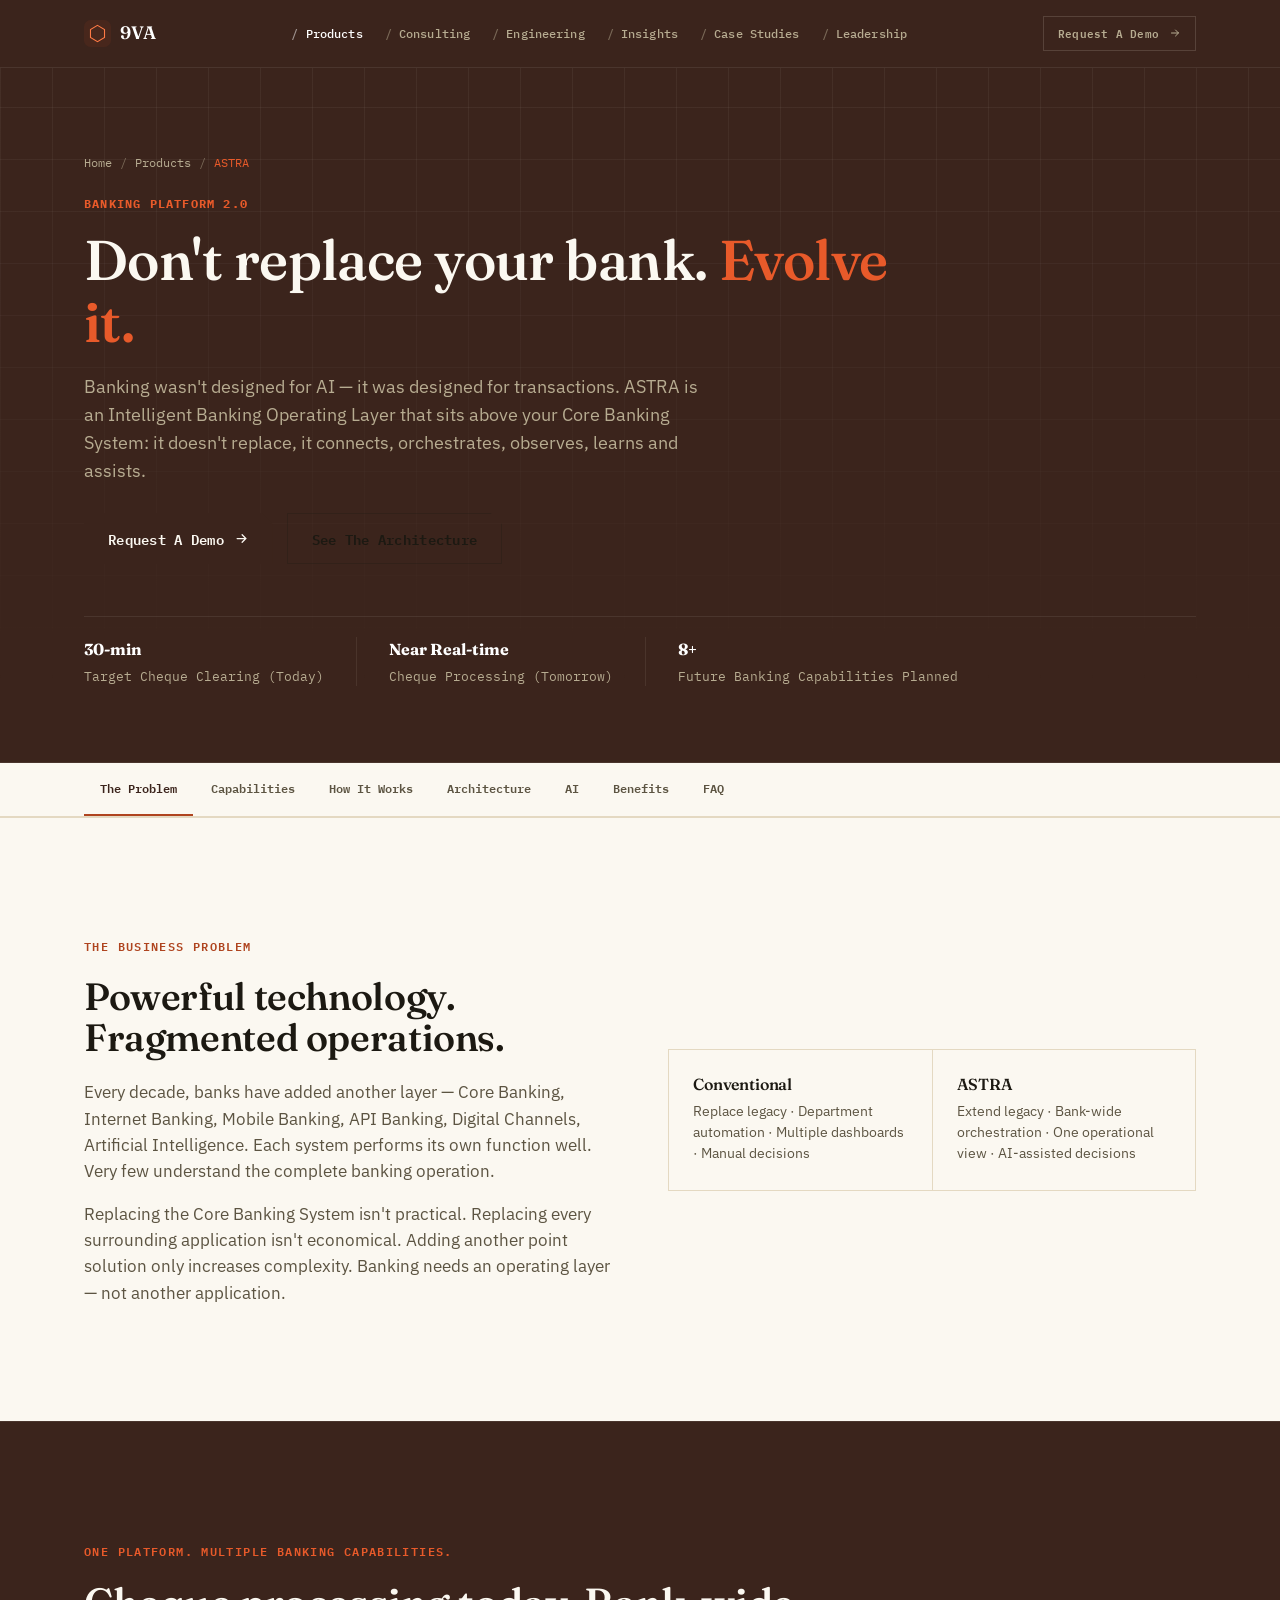
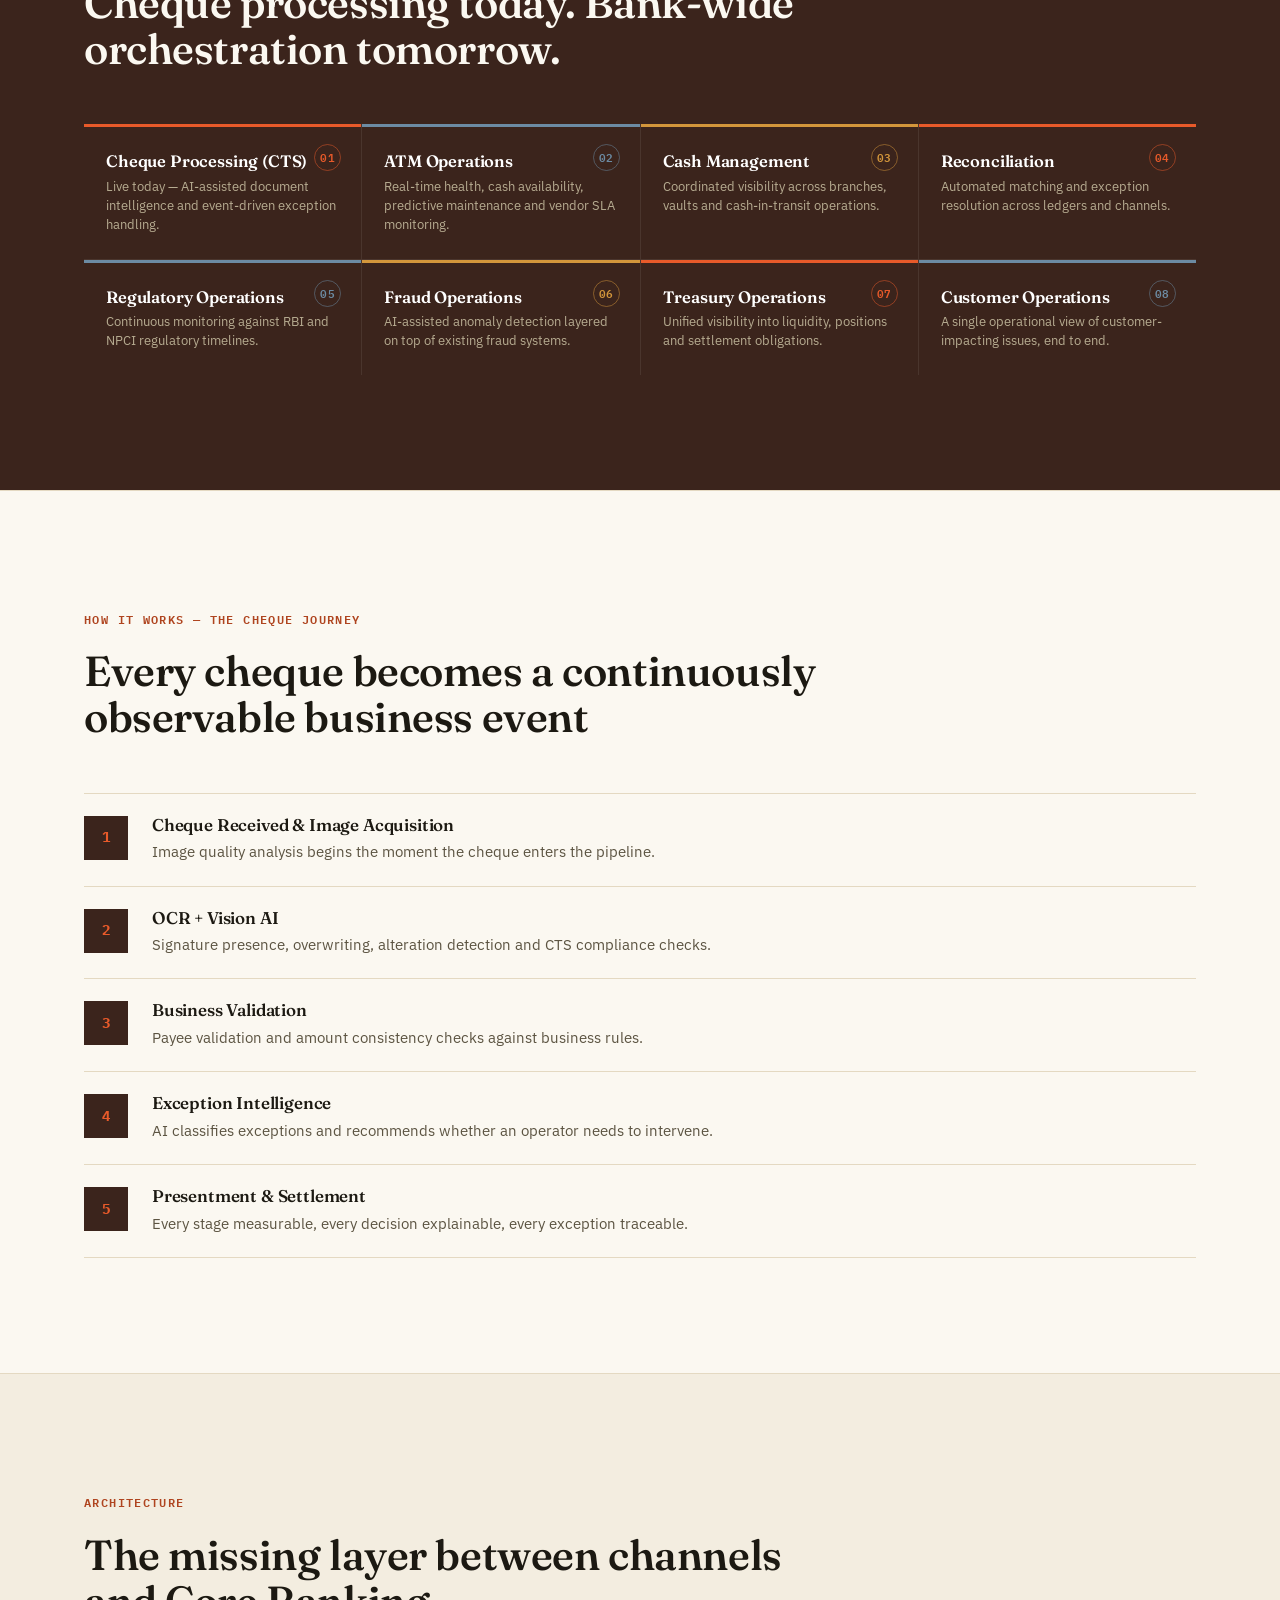
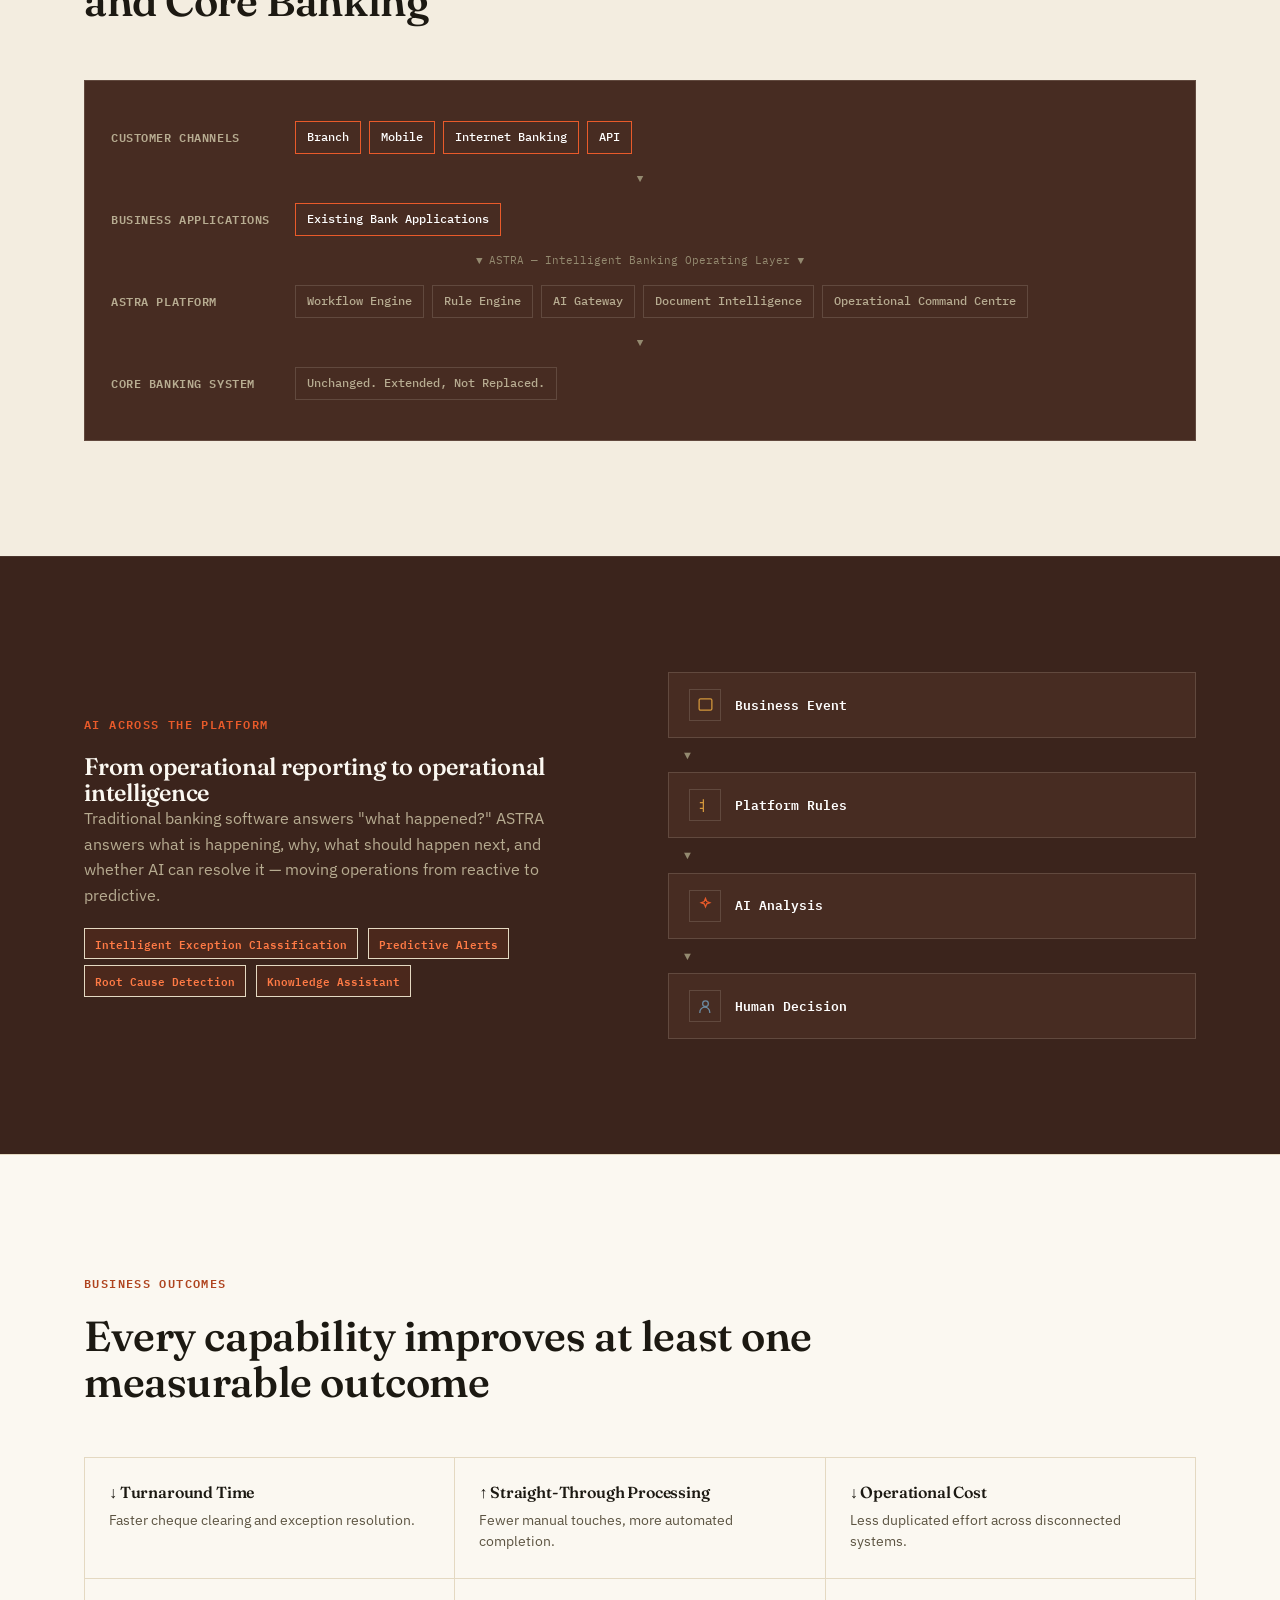
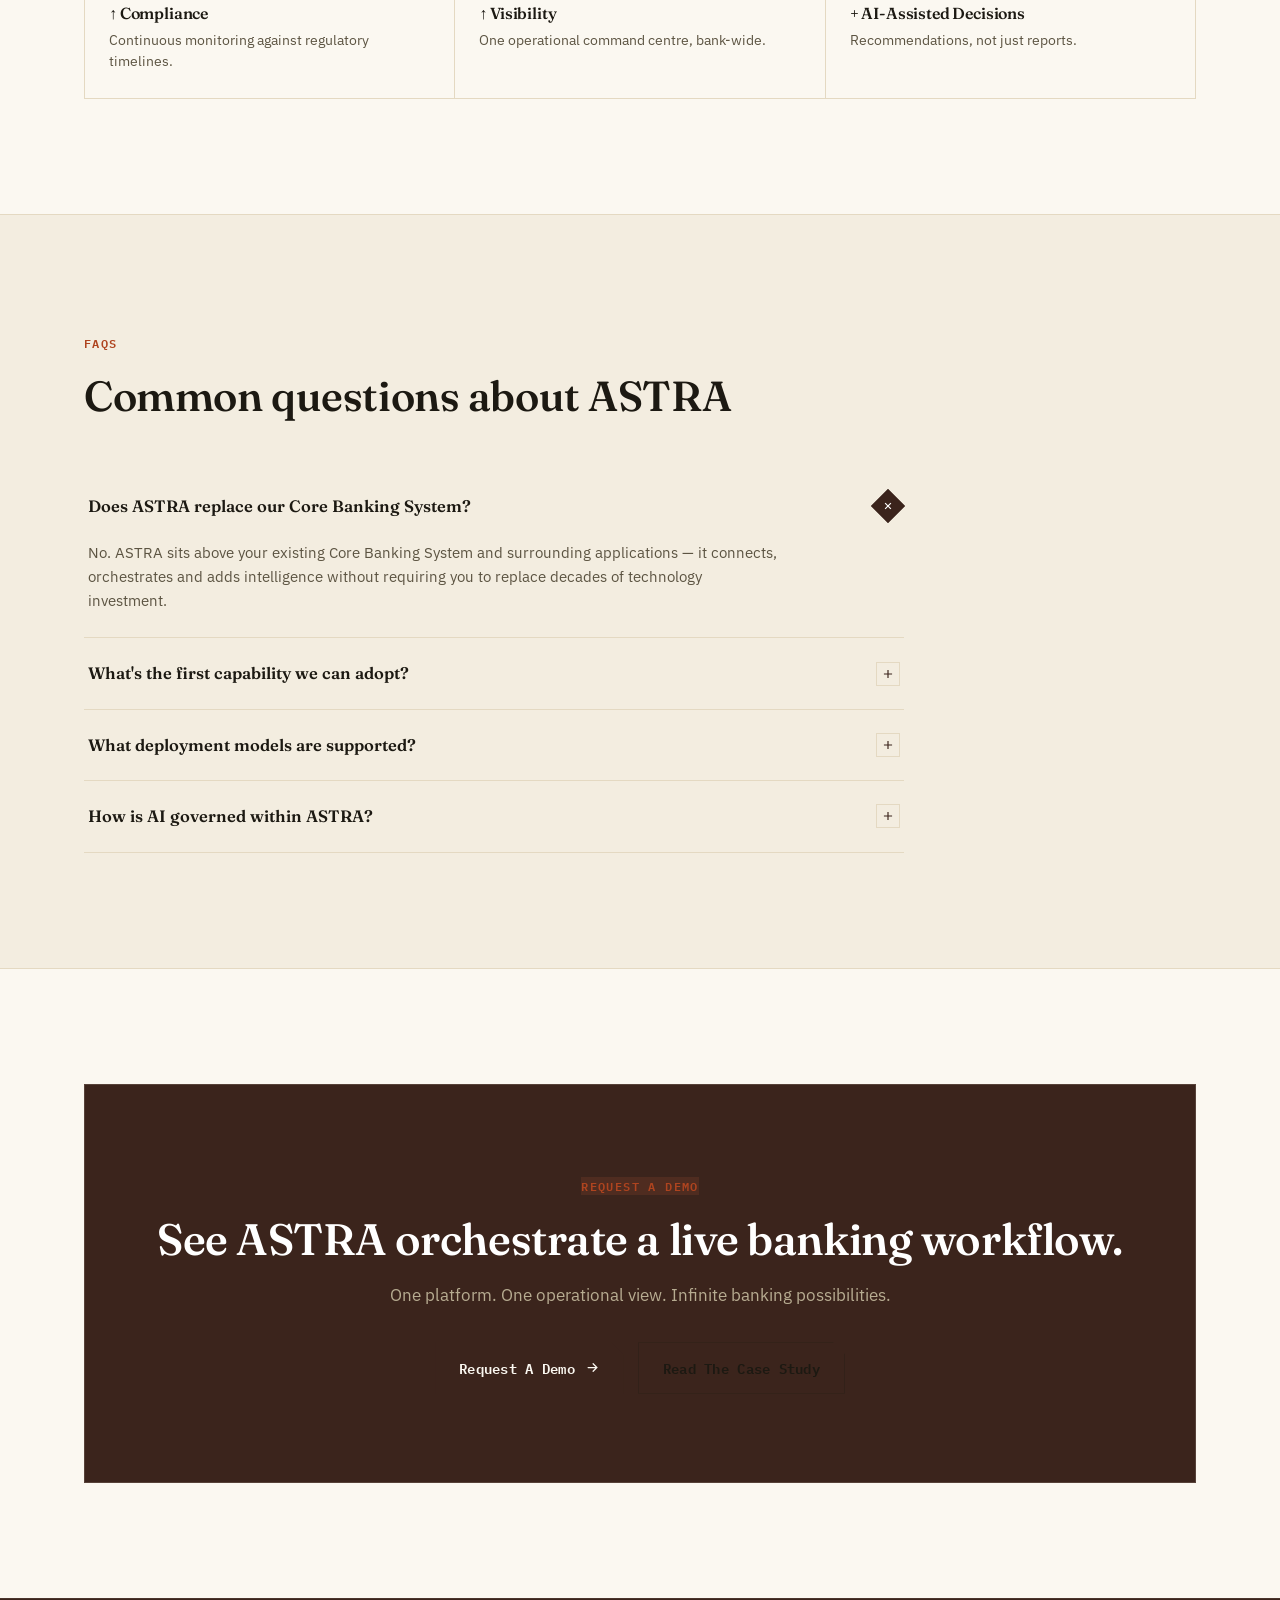
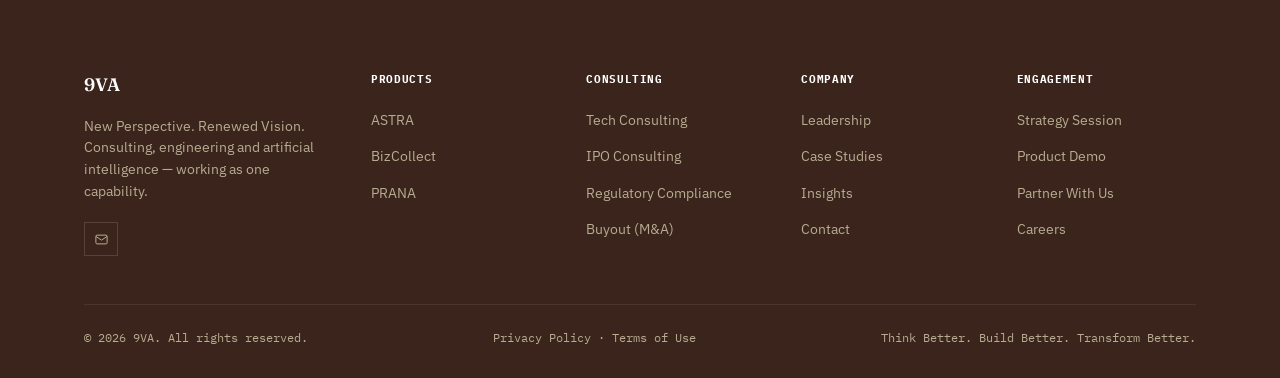
<file: astra.html>
<!DOCTYPE html>
<html lang="en">
<head>
<meta charset="UTF-8">
<meta name="viewport" content="width=device-width, initial-scale=1.0">
<title>ASTRA — Banking Platform 2.0 | 9VA</title>
<meta name="description" content="ASTRA is an Intelligent Banking Operating Layer that sits above the Core Banking System — orchestrating cheque processing, ATM operations and AI-assisted banking.">
<link rel="icon" type="image/svg+xml" href="assets/img/favicon.svg">
<link rel="icon" type="image/png" sizes="32x32" href="assets/img/favicon-32.png">
<link rel="icon" type="image/png" sizes="16x16" href="assets/img/favicon-16.png">
<link rel="apple-touch-icon" href="assets/img/apple-touch-icon.png">
<link rel="preconnect" href="https://fonts.googleapis.com">
<link rel="preconnect" href="https://fonts.gstatic.com" crossorigin>
<link href="https://fonts.googleapis.com/css2?family=Fraunces:ital,opsz,wght@0,9..144,500;0,9..144,600;0,9..144,700;1,9..144,500&family=IBM+Plex+Mono:wght@500;600;700&family=IBM+Plex+Sans:wght@400;500;600;700&display=swap" rel="stylesheet">
<link rel="stylesheet" href="assets/css/style.css">
<link rel="canonical" href="https://9va.in/astra.html">
<meta property="og:type" content="product">
<meta property="og:site_name" content="9VA">
<meta property="og:title" content="ASTRA — Banking Platform 2.0 | 9VA">
<meta property="og:description" content="ASTRA is an Intelligent Banking Operating Layer that sits above the Core Banking System — orchestrating cheque processing, ATM operations and AI-assisted banking.">
<meta property="og:url" content="https://9va.in/astra.html">
<meta property="og:image" content="https://9va.in/assets/img/og-image.png">
<meta property="og:image:width" content="1200">
<meta property="og:image:height" content="630">
<meta name="twitter:card" content="summary_large_image">
<meta name="twitter:title" content="ASTRA — Banking Platform 2.0 | 9VA">
<meta name="twitter:description" content="ASTRA is an Intelligent Banking Operating Layer that sits above the Core Banking System — orchestrating cheque processing, ATM operations and AI-assisted banking.">
<meta name="twitter:image" content="https://9va.in/assets/img/og-image.png">
<script type="application/ld+json">{"@context": "https://schema.org", "@type": "Organization", "@id": "https://9va.in/#organization", "name": "9VA", "url": "https://9va.in/", "logo": "https://9va.in/assets/img/og-image.png", "description": "9VA fuses consulting, platform engineering and artificial intelligence into one capability, building ASTRA, BizCollect and PRANA on a shared foundation of reusable enterprise engineering assets.", "email": "hello@9va.in", "founder": [{"@type": "Person", "name": "Jitendra Gupta", "jobTitle": "Co-Founder & Partner"}, {"@type": "Person", "name": "Nilesh Shah", "jobTitle": "Co-Founder & Partner"}]}</script>
<script type="application/ld+json">{"@context": "https://schema.org", "@type": "BreadcrumbList", "itemListElement": [{"@type": "ListItem", "position": 1, "name": "Home", "item": "https://9va.in/"}, {"@type": "ListItem", "position": 2, "name": "Products", "item": "https://9va.in/index.html#products"}, {"@type": "ListItem", "position": 3, "name": "ASTRA", "item": "https://9va.in/astra.html"}]}</script>
<script type="application/ld+json">{"@context": "https://schema.org", "@type": "SoftwareApplication", "name": "ASTRA", "applicationCategory": "BusinessApplication", "description": "ASTRA is an Intelligent Banking Operating Layer that sits above the Core Banking System — orchestrating cheque processing, ATM operations and AI-assisted banking.", "url": "https://9va.in/astra.html", "brand": {"@type": "Organization", "name": "9VA", "@id": "https://9va.in/#organization"}}</script>
<script type="application/ld+json">{"@context": "https://schema.org", "@type": "FAQPage", "mainEntity": [{"@type": "Question", "name": "Does ASTRA replace our Core Banking System?", "acceptedAnswer": {"@type": "Answer", "text": "No. ASTRA sits above your existing Core Banking System and surrounding applications — it connects, orchestrates and adds intelligence without requiring you to replace decades of technology investment."}}, {"@type": "Question", "name": "What's the first capability we can adopt?", "acceptedAnswer": {"@type": "Answer", "text": "ASTRA CTS — next-generation cheque processing — is the first live capability, with ATM Operations and Reconciliation next on the roadmap."}}, {"@type": "Question", "name": "What deployment models are supported?", "acceptedAnswer": {"@type": "Answer", "text": "Public cloud, private cloud, on-premise, hybrid cloud, sponsor bank model, or a shared banking platform — ASTRA adapts to the bank, not the other way around."}}, {"@type": "Question", "name": "How is AI governed within ASTRA?", "acceptedAnswer": {"@type": "Answer", "text": "Every AI interaction runs through the AI Gateway with authentication, prompt versioning, response logging and human approval where required — every decision is explainable and auditable."}}]}</script>
<style>
  .subhero.astra{border-top:3px solid var(--rust)}
  .astra-accent{color:var(--rust-2)}
</style>
</head>
<body>
<a href="#main" class="skip-link">Skip to content</a>

<header class="nav scrolled">
  <div class="container">
    <a href="index.html" class="brand">
      <svg class="mark" viewBox="0 0 40 40" fill="none" aria-hidden="true"><rect width="40" height="40" rx="10" fill="#AF441F" fill-opacity="0.12"/><path d="M20 8l10.4 6v12L20 32 9.6 26V14z" stroke="#FF7A45" stroke-width="1.6"/></svg>
      <span>9VA<small>New Perspective. Renewed Vision.</small></span>
    </a>
    <nav class="nav-links">
      <a href="index.html#products" style="color:#fff">Products</a>
      <a href="consulting.html">Consulting</a>
      <a href="engineering.html">Engineering</a>
      <a href="insights.html">Insights</a>
      <a href="case-studies.html">Case Studies</a>
      <a href="leadership.html">Leadership</a>
    </nav>
    <div class="nav-actions">
      <a href="contact.html" class="btn btn-primary btn-sm">Request A Demo
        <svg viewBox="0 0 24 24" fill="none" stroke="currentColor" stroke-width="2" stroke-linecap="round" aria-hidden="true"><path d="M5 12h14M13 6l6 6-6 6"/></svg>
      </a>
      <button class="nav-toggle" aria-label="Open menu"><svg viewBox="0 0 24 24" fill="none" stroke="currentColor" stroke-width="2" stroke-linecap="round" aria-hidden="true"><path d="M4 7h16M4 12h16M4 17h16"/></svg></button>
    </div>
  </div>
</header>

<div class="mobile-menu">
  <div class="mm-top"><span class="brand" style="font-size:18px">9VA</span>
    <button class="mm-close" aria-label="Close menu"><svg width="26" height="26" viewBox="0 0 24 24" fill="none" stroke="#fff" stroke-width="2" stroke-linecap="round" aria-hidden="true"><path d="M6 6l12 12M18 6L6 18"/></svg></button>
  </div>
  <a href="index.html#products">Products</a>
  <a href="consulting.html">Consulting</a>
  <a href="engineering.html">Engineering</a>
  <a href="insights.html">Insights</a>
  <a href="case-studies.html">Case Studies</a>
  <a href="leadership.html">Leadership</a>
  <a href="contact.html" class="btn btn-primary">Request A Demo</a>
</div>

<section class="subhero astra" id="main">
  <div class="hero-grid"></div>
  <div class="container">
    <div class="breadcrumb"><a href="index.html">Home</a><span class="sep">/</span><a href="index.html#products">Products</a><span class="sep">/</span><span class="current">ASTRA</span></div>
    <div class="subhero-tag">Banking Platform 2.0</div>
    <h1>Don't replace your bank. <span class="astra-accent">Evolve it.</span></h1>
    <p class="lead">Banking wasn't designed for AI — it was designed for transactions. ASTRA is an Intelligent Banking Operating Layer that sits above your Core Banking System: it doesn't replace, it connects, orchestrates, observes, learns and assists.</p>
    <div class="hero-ctas">
      <a href="contact.html" class="btn btn-primary">Request A Demo
        <svg viewBox="0 0 24 24" fill="none" stroke="currentColor" stroke-width="2" stroke-linecap="round" aria-hidden="true"><path d="M5 12h14M13 6l6 6-6 6"/></svg>
      </a>
      <a href="#architecture" class="btn btn-ghost">See The Architecture</a>
    </div>
    <div class="subhero-meta">
      <div><b>30-min</b>Target Cheque Clearing (Today)</div>
      <div><b>Near Real-time</b>Cheque Processing (Tomorrow)</div>
      <div><b>8+</b>Future Banking Capabilities Planned</div>
    </div>
  </div>
</section>

<nav class="subnav">
  <div class="container">
    <a href="#problem" class="active">The Problem</a>
    <a href="#capabilities">Capabilities</a>
    <a href="#how">How It Works</a>
    <a href="#architecture">Architecture</a>
    <a href="#ai">AI</a>
    <a href="#benefits">Benefits</a>
    <a href="#faq">FAQ</a>
  </div>
</nav>

<section class="section" id="problem">
  <div class="container">
    <div class="split reveal">
      <div>
        <div class="eyebrow">The Business Problem</div>
        <h2 style="font-size:clamp(26px,3.4vw,38px);margin-bottom:20px">Powerful technology. Fragmented operations.</h2>
        <p style="color:var(--text-2);font-size:16.5px;margin-bottom:16px">Every decade, banks have added another layer — Core Banking, Internet Banking, Mobile Banking, API Banking, Digital Channels, Artificial Intelligence. Each system performs its own function well. Very few understand the complete banking operation.</p>
        <p style="color:var(--text-2);font-size:16.5px">Replacing the Core Banking System isn't practical. Replacing every surrounding application isn't economical. Adding another point solution only increases complexity. Banking needs an operating layer — not another application.</p>
      </div>
      <div class="cap-grid" style="grid-template-columns:1fr 1fr">
        <div class="cap-card"><h4>Conventional</h4><p>Replace legacy · Department automation · Multiple dashboards · Manual decisions</p></div>
        <div class="cap-card"><h4>ASTRA</h4><p>Extend legacy · Bank-wide orchestration · One operational view · AI-assisted decisions</p></div>
      </div>
    </div>
  </div>
</section>

<section class="section section-dark" id="capabilities">
  <div class="container">
    <div class="section-head reveal">
      <div class="eyebrow">One Platform. Multiple Banking Capabilities.</div>
      <h2>Cheque processing today. Bank-wide orchestration tomorrow.</h2>
    </div>
    <div class="assets-grid">
      <div class="asset-card reveal"><h4>Cheque Processing (CTS)</h4><p>Live today — AI-assisted document intelligence and event-driven exception handling.</p></div>
      <div class="asset-card reveal"><h4>ATM Operations</h4><p>Real-time health, cash availability, predictive maintenance and vendor SLA monitoring.</p></div>
      <div class="asset-card reveal"><h4>Cash Management</h4><p>Coordinated visibility across branches, vaults and cash-in-transit operations.</p></div>
      <div class="asset-card reveal"><h4>Reconciliation</h4><p>Automated matching and exception resolution across ledgers and channels.</p></div>
      <div class="asset-card reveal"><h4>Regulatory Operations</h4><p>Continuous monitoring against RBI and NPCI regulatory timelines.</p></div>
      <div class="asset-card reveal"><h4>Fraud Operations</h4><p>AI-assisted anomaly detection layered on top of existing fraud systems.</p></div>
      <div class="asset-card reveal"><h4>Treasury Operations</h4><p>Unified visibility into liquidity, positions and settlement obligations.</p></div>
      <div class="asset-card reveal"><h4>Customer Operations</h4><p>A single operational view of customer-impacting issues, end to end.</p></div>
    </div>
  </div>
</section>

<section class="section" id="how">
  <div class="container">
    <div class="section-head reveal">
      <div class="eyebrow">How It Works — The Cheque Journey</div>
      <h2>Every cheque becomes a continuously observable business event</h2>
    </div>
    <div class="timeline reveal">
      <div class="tl-item"><div class="tl-dot">1</div><div><h4>Cheque Received &amp; Image Acquisition</h4><p>Image quality analysis begins the moment the cheque enters the pipeline.</p></div></div>
      <div class="tl-item"><div class="tl-dot">2</div><div><h4>OCR + Vision AI</h4><p>Signature presence, overwriting, alteration detection and CTS compliance checks.</p></div></div>
      <div class="tl-item"><div class="tl-dot">3</div><div><h4>Business Validation</h4><p>Payee validation and amount consistency checks against business rules.</p></div></div>
      <div class="tl-item"><div class="tl-dot">4</div><div><h4>Exception Intelligence</h4><p>AI classifies exceptions and recommends whether an operator needs to intervene.</p></div></div>
      <div class="tl-item"><div class="tl-dot">5</div><div><h4>Presentment &amp; Settlement</h4><p>Every stage measurable, every decision explainable, every exception traceable.</p></div></div>
    </div>
  </div>
</section>

<section class="section section-tint" id="architecture">
  <div class="container">
    <div class="section-head reveal">
      <div class="eyebrow">Architecture</div>
      <h2>The missing layer between channels and Core Banking</h2>
    </div>
    <div class="stack-diagram reveal">
      <div class="stack-row top"><div class="stack-label">Customer Channels</div><div class="stack-chips"><span class="chip">Branch</span><span class="chip">Mobile</span><span class="chip">Internet Banking</span><span class="chip">API</span></div></div>
      <div class="stack-arrow">▼</div>
      <div class="stack-row top"><div class="stack-label">Business Applications</div><div class="stack-chips"><span class="chip">Existing Bank Applications</span></div></div>
      <div class="stack-arrow">▼ ASTRA — Intelligent Banking Operating Layer ▼</div>
      <div class="stack-row"><div class="stack-label">ASTRA Platform</div><div class="stack-chips"><span class="chip">Workflow Engine</span><span class="chip">Rule Engine</span><span class="chip">AI Gateway</span><span class="chip">Document Intelligence</span><span class="chip">Operational Command Centre</span></div></div>
      <div class="stack-arrow">▼</div>
      <div class="stack-row"><div class="stack-label">Core Banking System</div><div class="stack-chips"><span class="chip">Unchanged. Extended, Not Replaced.</span></div></div>
    </div>
  </div>
</section>

<section class="section section-dark" id="ai">
  <div class="container flow-wrap">
    <div class="flow-copy reveal">
      <div class="eyebrow">AI Across The Platform</div>
      <h2>From operational reporting to operational intelligence</h2>
      <p>Traditional banking software answers "what happened?" ASTRA answers what is happening, why, what should happen next, and whether AI can resolve it — moving operations from reactive to predictive.</p>
      <div class="pill-tag" style="background:rgba(184, 70, 31,.12);color:#FF7A45">Intelligent Exception Classification</div>
      <div class="pill-tag" style="background:rgba(184, 70, 31,.12);color:#FF7A45">Predictive Alerts</div>
      <div class="pill-tag" style="background:rgba(184, 70, 31,.12);color:#FF7A45">Root Cause Detection</div>
      <div class="pill-tag" style="background:rgba(184, 70, 31,.12);color:#FF7A45">Knowledge Assistant</div>
    </div>
    <div class="flow-diagram reveal">
      <div class="flow-node sys"><span class="fi"><svg viewBox="0 0 24 24" fill="none" stroke="currentColor" stroke-width="1.8" aria-hidden="true"><rect x="3" y="4" width="18" height="16" rx="2"/></svg></span>Business Event</div>
      <div class="flow-arrow">▼</div>
      <div class="flow-node sys"><span class="fi"><svg viewBox="0 0 24 24" fill="none" stroke="currentColor" stroke-width="1.8" aria-hidden="true"><path d="M9 3v18M4 8h5M4 16h5"/></svg></span>Platform Rules</div>
      <div class="flow-arrow">▼</div>
      <div class="flow-node ai"><span class="fi"><svg viewBox="0 0 24 24" fill="none" stroke="currentColor" stroke-width="1.8" aria-hidden="true"><path d="M12 2l1.8 4.4L18 8l-4.2 1.6L12 14l-1.8-4.4L6 8l4.2-1.6z"/></svg></span>AI Analysis</div>
      <div class="flow-arrow">▼</div>
      <div class="flow-node human"><span class="fi"><svg viewBox="0 0 24 24" fill="none" stroke="currentColor" stroke-width="1.8" aria-hidden="true"><circle cx="12" cy="8" r="4"/><path d="M4 21v-1a7 7 0 0114 0v1"/></svg></span>Human Decision</div>
    </div>
  </div>
</section>

<section class="section" id="benefits">
  <div class="container">
    <div class="section-head reveal">
      <div class="eyebrow">Business Outcomes</div>
      <h2>Every capability improves at least one measurable outcome</h2>
    </div>
    <div class="cap-grid">
      <div class="cap-card reveal"><h4>↓ Turnaround Time</h4><p>Faster cheque clearing and exception resolution.</p></div>
      <div class="cap-card reveal"><h4>↑ Straight-Through Processing</h4><p>Fewer manual touches, more automated completion.</p></div>
      <div class="cap-card reveal"><h4>↓ Operational Cost</h4><p>Less duplicated effort across disconnected systems.</p></div>
      <div class="cap-card reveal"><h4>↑ Compliance</h4><p>Continuous monitoring against regulatory timelines.</p></div>
      <div class="cap-card reveal"><h4>↑ Visibility</h4><p>One operational command centre, bank-wide.</p></div>
      <div class="cap-card reveal"><h4>+ AI-Assisted Decisions</h4><p>Recommendations, not just reports.</p></div>
    </div>
  </div>
</section>

<section class="section section-tint" id="faq">
  <div class="container">
    <div class="section-head reveal">
      <div class="eyebrow">FAQs</div>
      <h2>Common questions about ASTRA</h2>
    </div>
    <div class="faq-list reveal">
      <details class="faq-item" open>
        <summary>Does ASTRA replace our Core Banking System?<span class="plus"><svg width="14" height="14" viewBox="0 0 24 24" fill="none" stroke="#3B241C" stroke-width="2" aria-hidden="true"><path d="M12 5v14M5 12h14"/></svg></span></summary>
        <div class="faq-a">No. ASTRA sits above your existing Core Banking System and surrounding applications — it connects, orchestrates and adds intelligence without requiring you to replace decades of technology investment.</div>
      </details>
      <details class="faq-item">
        <summary>What's the first capability we can adopt?<span class="plus"><svg width="14" height="14" viewBox="0 0 24 24" fill="none" stroke="#3B241C" stroke-width="2" aria-hidden="true"><path d="M12 5v14M5 12h14"/></svg></span></summary>
        <div class="faq-a">ASTRA CTS — next-generation cheque processing — is the first live capability, with ATM Operations and Reconciliation next on the roadmap.</div>
      </details>
      <details class="faq-item">
        <summary>What deployment models are supported?<span class="plus"><svg width="14" height="14" viewBox="0 0 24 24" fill="none" stroke="#3B241C" stroke-width="2" aria-hidden="true"><path d="M12 5v14M5 12h14"/></svg></span></summary>
        <div class="faq-a">Public cloud, private cloud, on-premise, hybrid cloud, sponsor bank model, or a shared banking platform — ASTRA adapts to the bank, not the other way around.</div>
      </details>
      <details class="faq-item">
        <summary>How is AI governed within ASTRA?<span class="plus"><svg width="14" height="14" viewBox="0 0 24 24" fill="none" stroke="#3B241C" stroke-width="2" aria-hidden="true"><path d="M12 5v14M5 12h14"/></svg></span></summary>
        <div class="faq-a">Every AI interaction runs through the AI Gateway with authentication, prompt versioning, response logging and human approval where required — every decision is explainable and auditable.</div>
      </details>
    </div>
  </div>
</section>

<section class="section">
  <div class="container">
    <div class="cta-band reveal">
      <div class="eyebrow" style="background:rgba(255, 122, 69,.1)">Request A Demo</div>
      <h2>See ASTRA orchestrate a live banking workflow.</h2>
      <p>One platform. One operational view. Infinite banking possibilities.</p>
      <div class="cta-actions">
        <a href="contact.html" class="btn btn-primary">Request A Demo
          <svg viewBox="0 0 24 24" fill="none" stroke="currentColor" stroke-width="2" stroke-linecap="round" aria-hidden="true"><path d="M5 12h14M13 6l6 6-6 6"/></svg>
        </a>
        <a href="case-studies.html" class="btn btn-ghost">Read The Case Study</a>
      </div>
    </div>
  </div>
</section>

<footer class="footer">
  <div class="container">
    <div class="footer-top">
      <div class="footer-brand">
        <span class="brand" style="color:#fff">9VA</span>
        <p>New Perspective. Renewed Vision. Consulting, engineering and artificial intelligence — working as one capability.</p>
        <div class="social-row">
          <a href="contact.html" aria-label="Email"><svg viewBox="0 0 24 24" fill="none" stroke="currentColor" stroke-width="1.6" aria-hidden="true"><rect x="3" y="5" width="18" height="14" rx="2"/><path d="M3 7l9 6 9-6"/></svg></a>
        </div>
      </div>
      <div class="footer-col"><h5>Products</h5><ul><li><a href="astra.html">ASTRA</a></li><li><a href="bizcollect.html">BizCollect</a></li><li><a href="prana.html">PRANA</a></li></ul></div>
      <div class="footer-col"><h5>Consulting</h5><ul><li><a href="consulting.html#tech">Tech Consulting</a></li><li><a href="consulting.html#ipo">IPO Consulting</a></li><li><a href="consulting.html#regulatory">Regulatory Compliance</a></li><li><a href="consulting.html#buyout">Buyout (M&amp;A)</a></li></ul></div>
      <div class="footer-col"><h5>Company</h5><ul><li><a href="leadership.html">Leadership</a></li><li><a href="case-studies.html">Case Studies</a></li><li><a href="insights.html">Insights</a></li><li><a href="contact.html">Contact</a></li></ul></div>
      <div class="footer-col"><h5>Engagement</h5><ul><li><a href="contact.html">Strategy Session</a></li><li><a href="contact.html">Product Demo</a></li><li><a href="contact.html">Partner With Us</a></li><li><a href="contact.html">Careers</a></li></ul></div>
    </div>
    <div class="footer-bottom">
      <span>© <span data-year>2026</span> 9VA. All rights reserved.</span>
      <span><a href="privacy.html" style="color:inherit">Privacy Policy</a> · <a href="terms.html" style="color:inherit">Terms of Use</a></span>
      <span>Think Better. Build Better. Transform Better.</span>
    </div>
  </div>
</footer>

<script src="assets/js/main.js"></script>
</body>
</html>
</file>
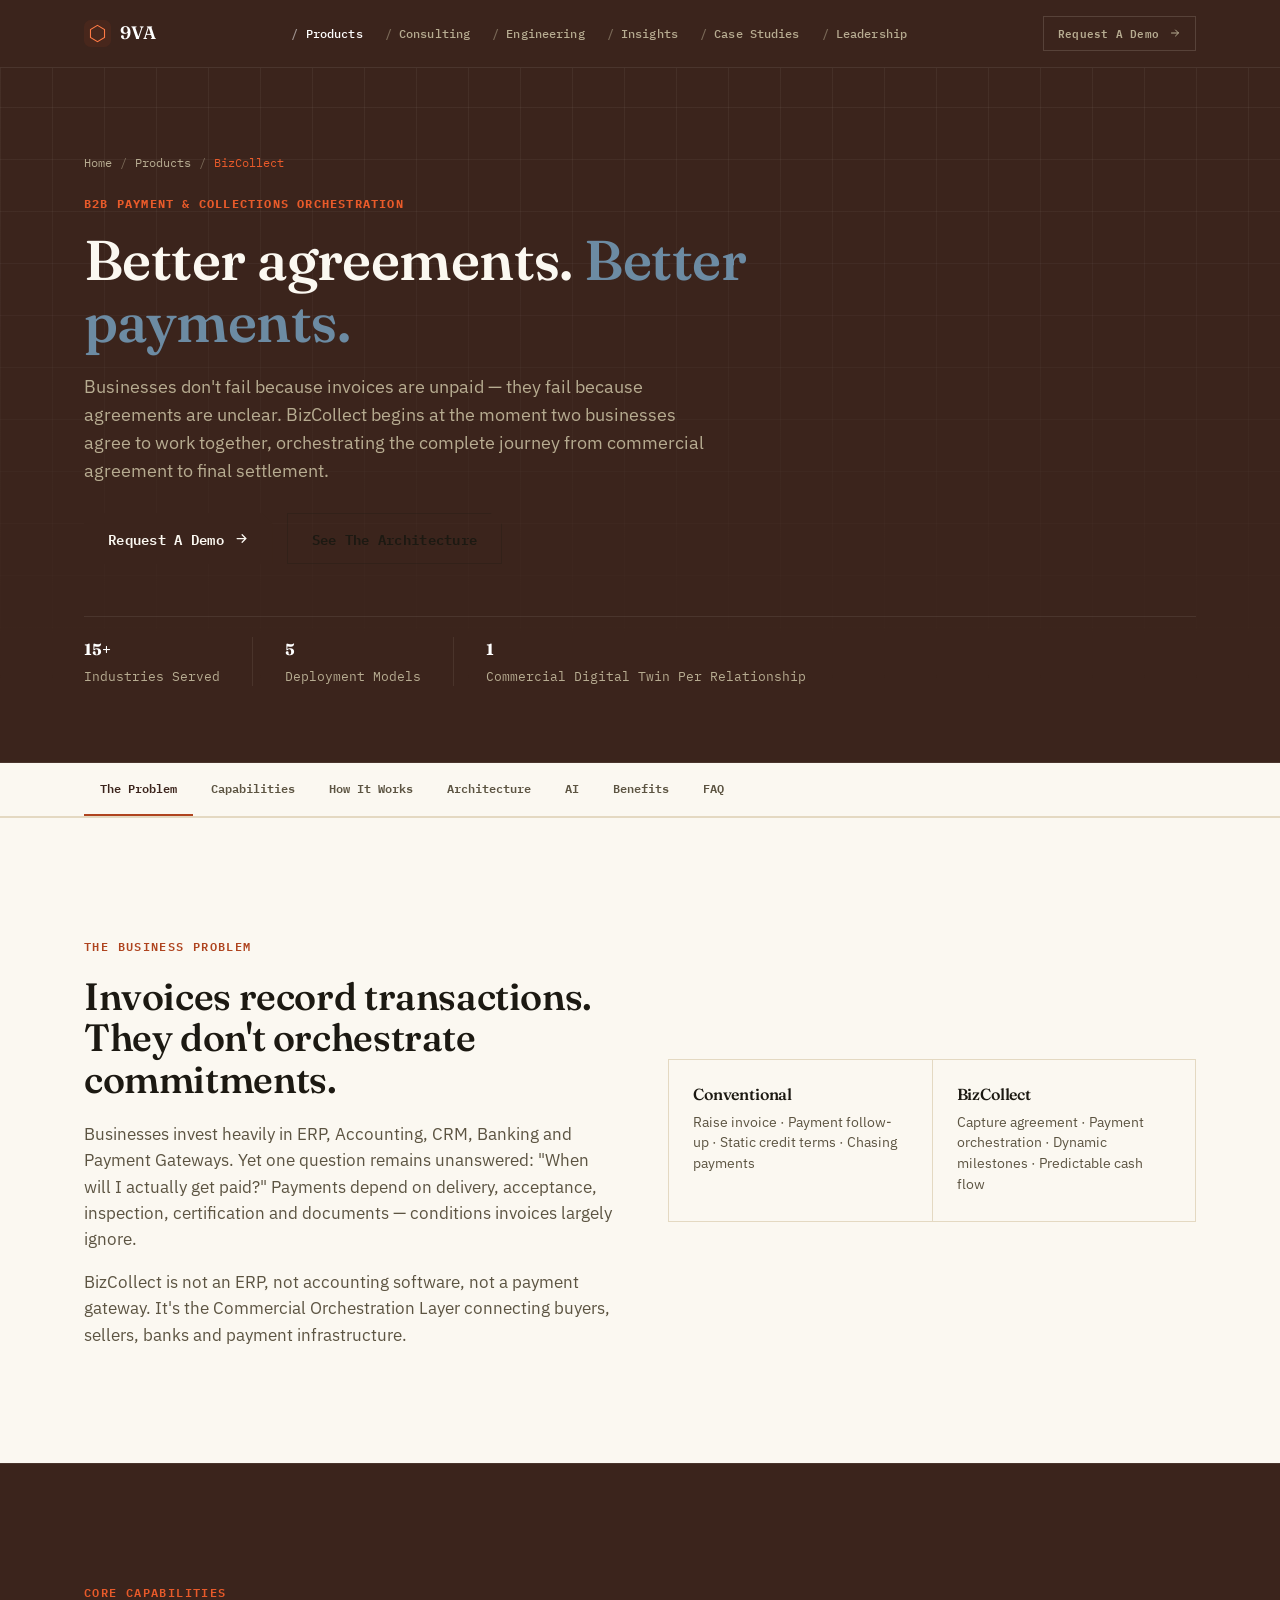
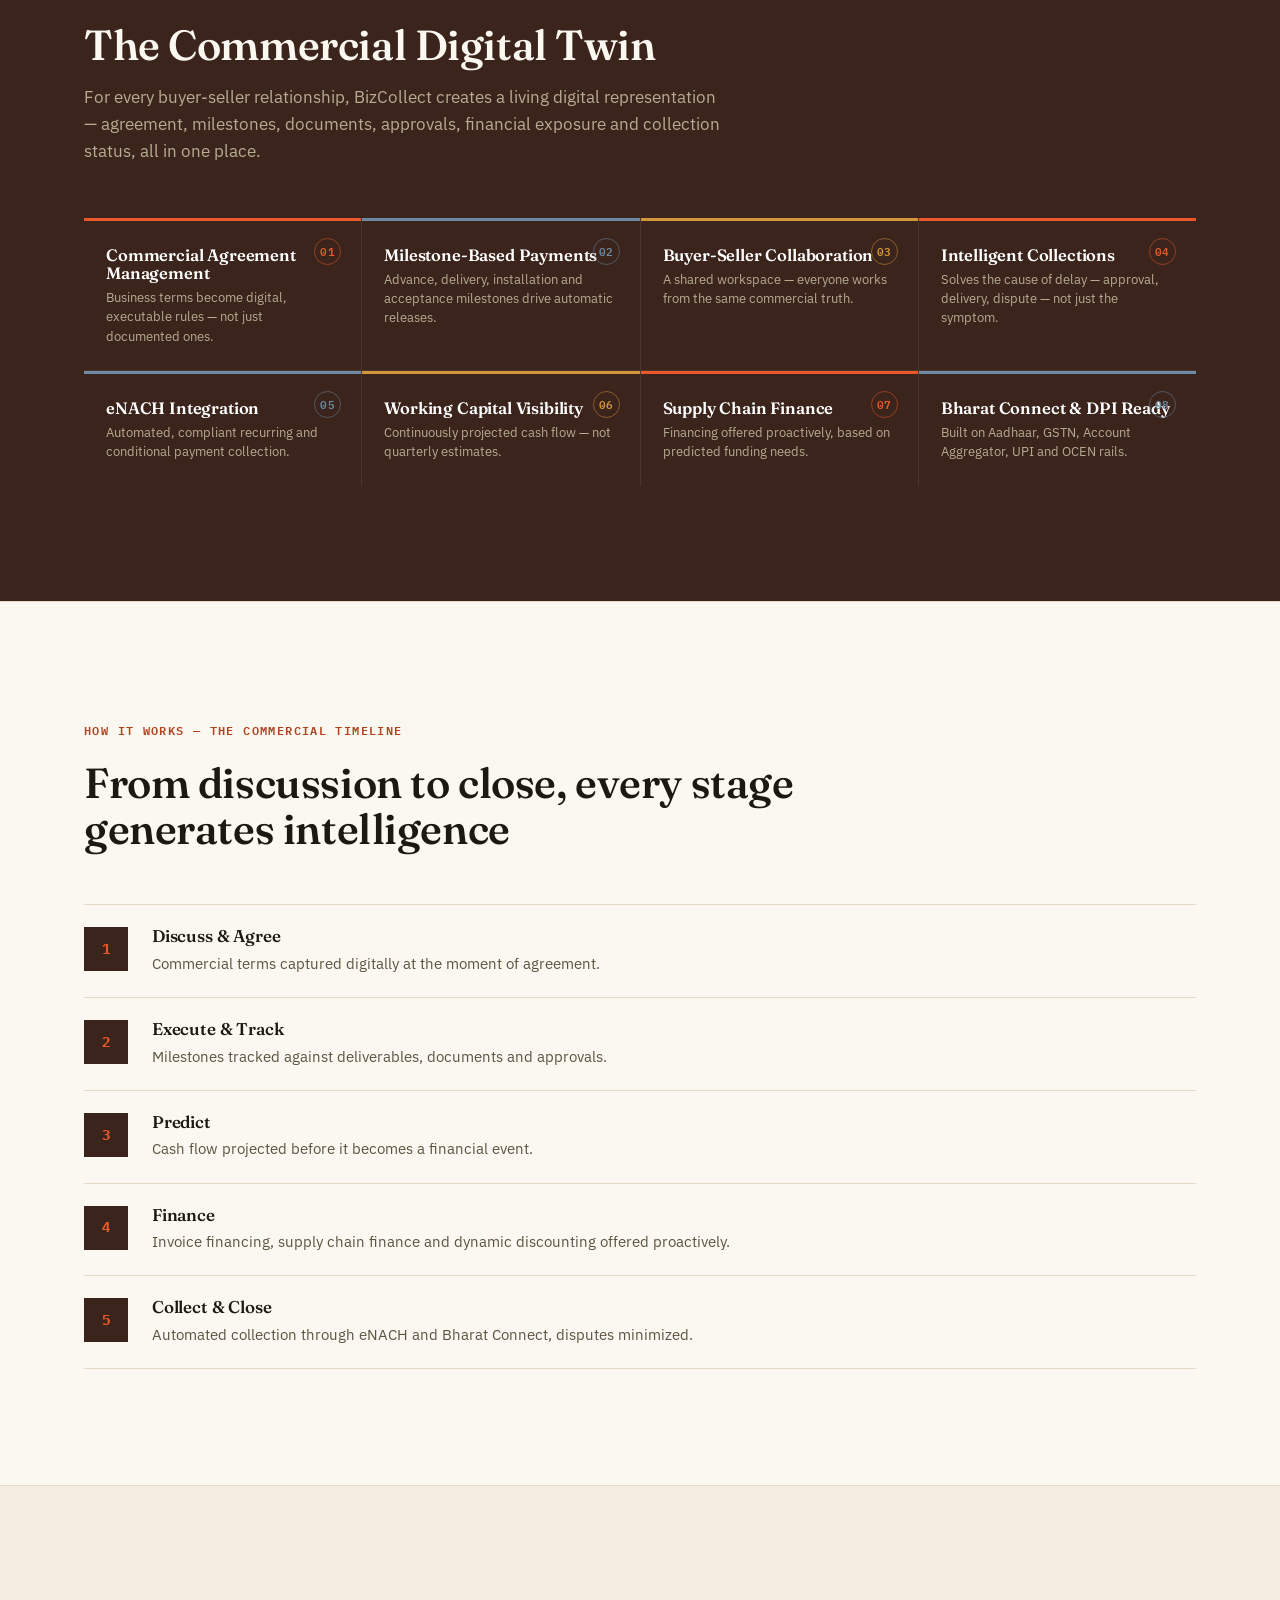
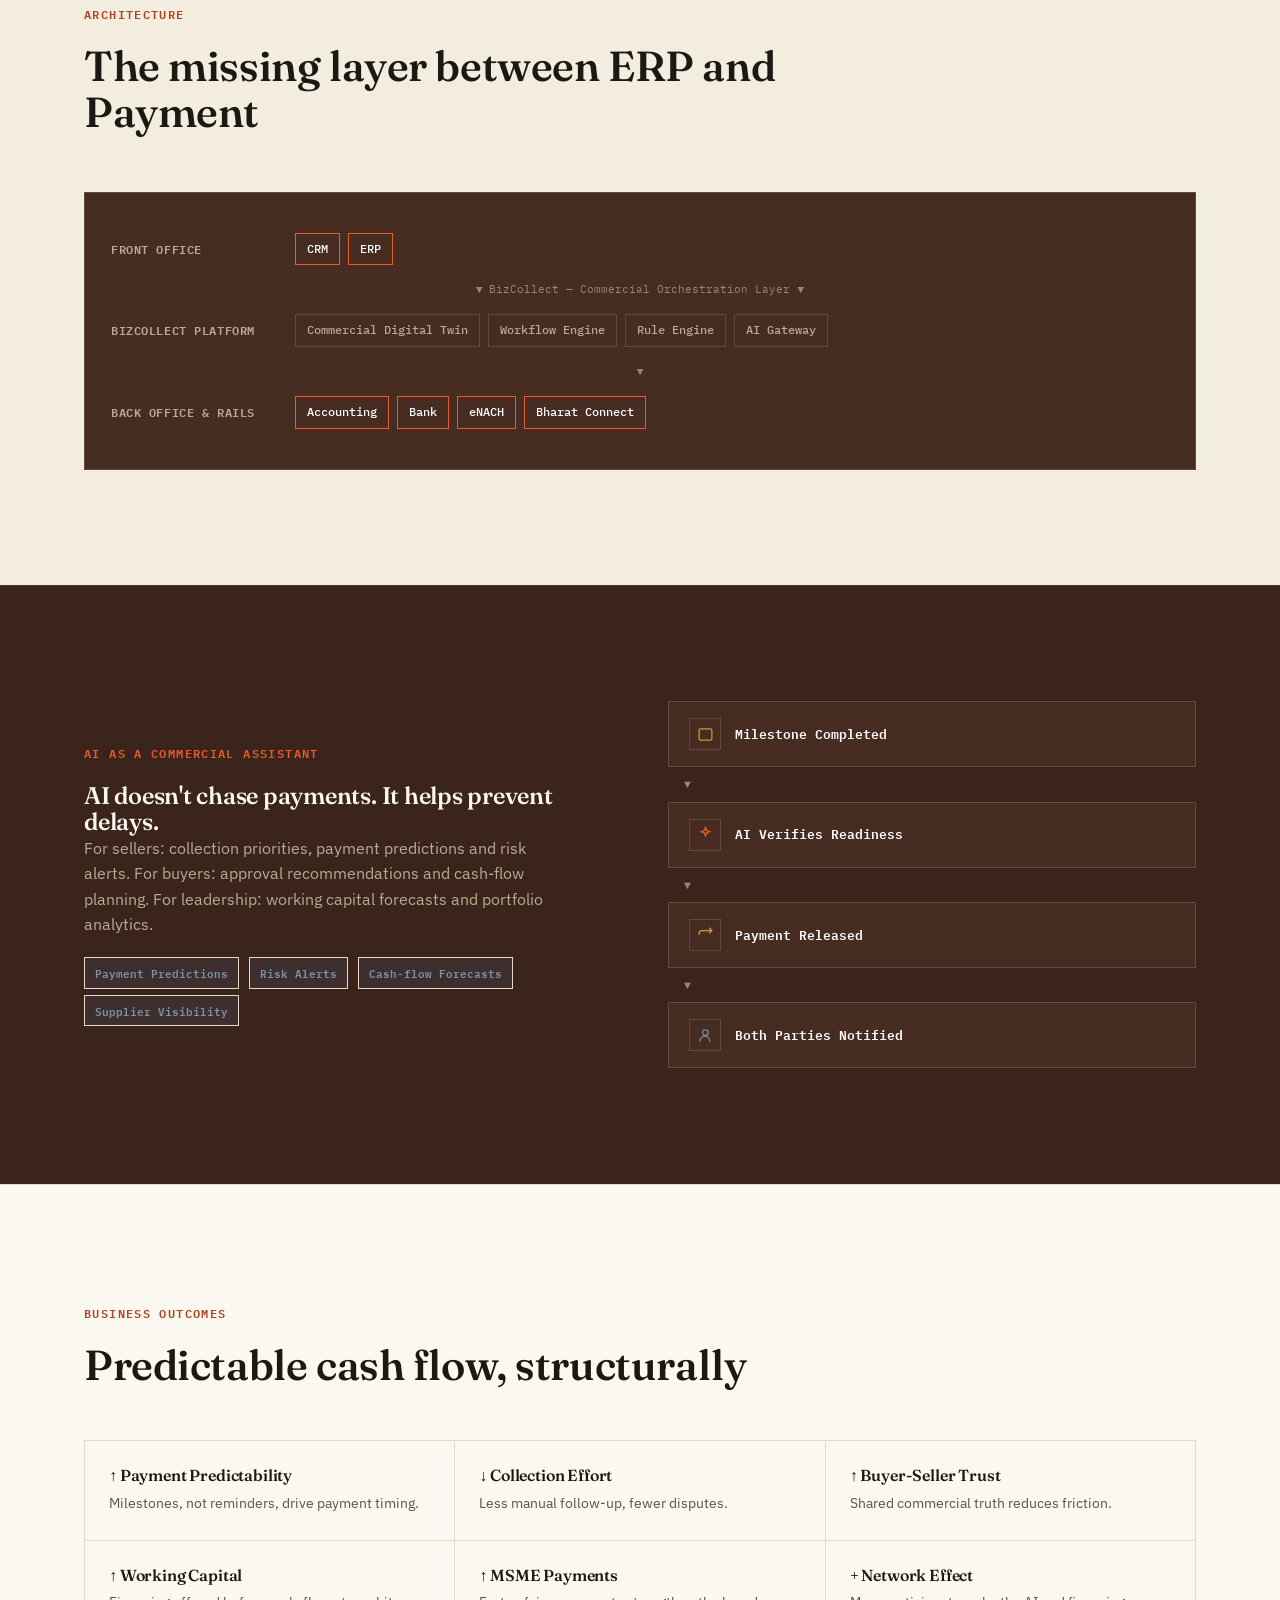
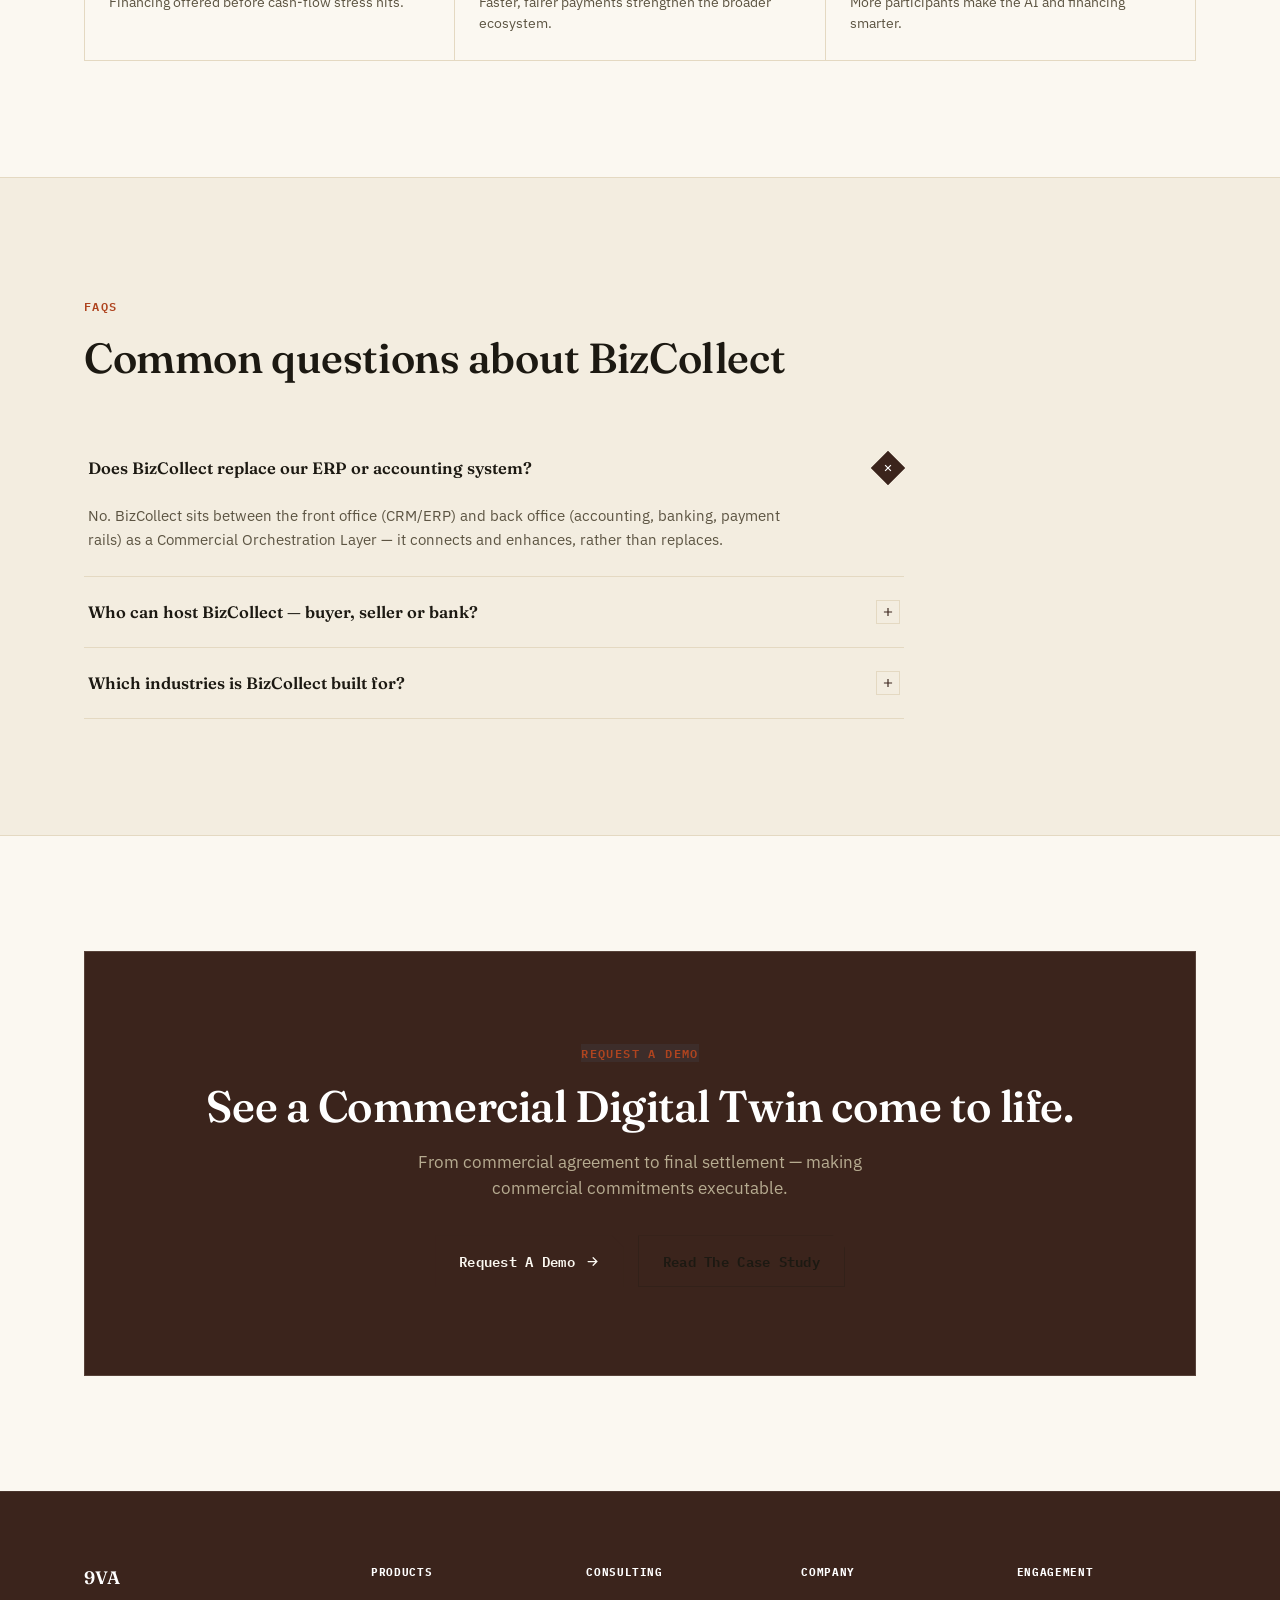
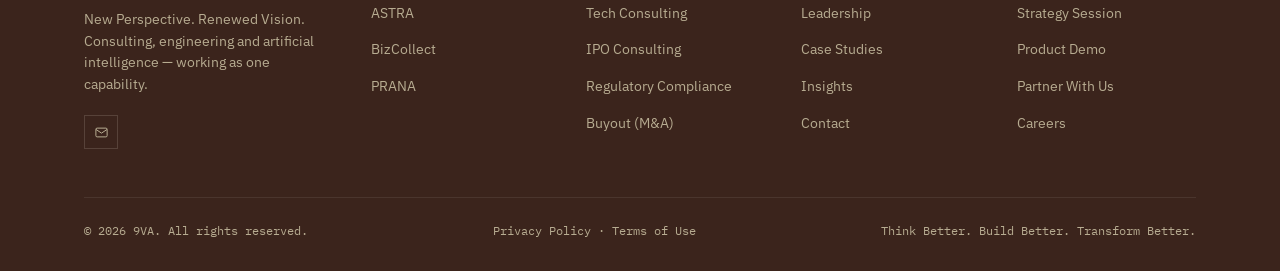
<file: bizcollect.html>
<!DOCTYPE html>
<html lang="en">
<head>
<meta charset="UTF-8">
<meta name="viewport" content="width=device-width, initial-scale=1.0">
<title>BizCollect — B2B Payment &amp; Collections Orchestration | 9VA</title>
<meta name="description" content="BizCollect orchestrates the complete commercial journey between buyers and sellers — from agreement to milestone payments to final settlement.">
<link rel="icon" type="image/svg+xml" href="assets/img/favicon.svg">
<link rel="icon" type="image/png" sizes="32x32" href="assets/img/favicon-32.png">
<link rel="icon" type="image/png" sizes="16x16" href="assets/img/favicon-16.png">
<link rel="apple-touch-icon" href="assets/img/apple-touch-icon.png">
<link rel="preconnect" href="https://fonts.googleapis.com">
<link rel="preconnect" href="https://fonts.gstatic.com" crossorigin>
<link href="https://fonts.googleapis.com/css2?family=Fraunces:ital,opsz,wght@0,9..144,500;0,9..144,600;0,9..144,700;1,9..144,500&family=IBM+Plex+Mono:wght@500;600;700&family=IBM+Plex+Sans:wght@400;500;600;700&display=swap" rel="stylesheet">
<link rel="stylesheet" href="assets/css/style.css">
<link rel="canonical" href="https://9va.in/bizcollect.html">
<meta property="og:type" content="product">
<meta property="og:site_name" content="9VA">
<meta property="og:title" content="BizCollect — B2B Payment &amp; Collections Orchestration | 9VA">
<meta property="og:description" content="BizCollect orchestrates the complete commercial journey between buyers and sellers — from agreement to milestone payments to final settlement.">
<meta property="og:url" content="https://9va.in/bizcollect.html">
<meta property="og:image" content="https://9va.in/assets/img/og-image.png">
<meta property="og:image:width" content="1200">
<meta property="og:image:height" content="630">
<meta name="twitter:card" content="summary_large_image">
<meta name="twitter:title" content="BizCollect — B2B Payment &amp; Collections Orchestration | 9VA">
<meta name="twitter:description" content="BizCollect orchestrates the complete commercial journey between buyers and sellers — from agreement to milestone payments to final settlement.">
<meta name="twitter:image" content="https://9va.in/assets/img/og-image.png">
<script type="application/ld+json">{"@context": "https://schema.org", "@type": "Organization", "@id": "https://9va.in/#organization", "name": "9VA", "url": "https://9va.in/", "logo": "https://9va.in/assets/img/og-image.png", "description": "9VA fuses consulting, platform engineering and artificial intelligence into one capability, building ASTRA, BizCollect and PRANA on a shared foundation of reusable enterprise engineering assets.", "email": "hello@9va.in", "founder": [{"@type": "Person", "name": "Jitendra Gupta", "jobTitle": "Co-Founder & Partner"}, {"@type": "Person", "name": "Nilesh Shah", "jobTitle": "Co-Founder & Partner"}]}</script>
<script type="application/ld+json">{"@context": "https://schema.org", "@type": "BreadcrumbList", "itemListElement": [{"@type": "ListItem", "position": 1, "name": "Home", "item": "https://9va.in/"}, {"@type": "ListItem", "position": 2, "name": "Products", "item": "https://9va.in/index.html#products"}, {"@type": "ListItem", "position": 3, "name": "BizCollect", "item": "https://9va.in/bizcollect.html"}]}</script>
<script type="application/ld+json">{"@context": "https://schema.org", "@type": "SoftwareApplication", "name": "BizCollect", "applicationCategory": "BusinessApplication", "description": "BizCollect orchestrates the complete commercial journey between buyers and sellers — from agreement to milestone payments to final settlement.", "url": "https://9va.in/bizcollect.html", "brand": {"@type": "Organization", "name": "9VA", "@id": "https://9va.in/#organization"}}</script>
<script type="application/ld+json">{"@context": "https://schema.org", "@type": "FAQPage", "mainEntity": [{"@type": "Question", "name": "Does BizCollect replace our ERP or accounting system?", "acceptedAnswer": {"@type": "Answer", "text": "No. BizCollect sits between the front office (CRM/ERP) and back office (accounting, banking, payment rails) as a Commercial Orchestration Layer — it connects and enhances, rather than replaces."}}, {"@type": "Question", "name": "Who can host BizCollect — buyer, seller or bank?", "acceptedAnswer": {"@type": "Answer", "text": "Any of them. BizCollect supports buyer-hosted, seller-hosted, platform-as-a-service, bank-hosted, and industry-network deployment models."}}, {"@type": "Question", "name": "Which industries is BizCollect built for?", "acceptedAnswer": {"@type": "Answer", "text": "Manufacturing, Infrastructure, Construction, EPC, Pharma, Logistics, Distribution, IT Services, Government Procurement and MSMEs — the platform is configurable, not industry-specific."}}]}</script>
<style>
  .subhero.biz{border-top:3px solid var(--steel-2)}
  .biz-accent{color:var(--steel-2)}
</style>
</head>
<body>
<a href="#main" class="skip-link">Skip to content</a>

<header class="nav scrolled">
  <div class="container">
    <a href="index.html" class="brand">
      <svg class="mark" viewBox="0 0 40 40" fill="none" aria-hidden="true"><rect width="40" height="40" rx="10" fill="#AF441F" fill-opacity="0.12"/><path d="M20 8l10.4 6v12L20 32 9.6 26V14z" stroke="#FF7A45" stroke-width="1.6"/></svg>
      <span>9VA<small>New Perspective. Renewed Vision.</small></span>
    </a>
    <nav class="nav-links">
      <a href="index.html#products" style="color:#fff">Products</a>
      <a href="consulting.html">Consulting</a>
      <a href="engineering.html">Engineering</a>
      <a href="insights.html">Insights</a>
      <a href="case-studies.html">Case Studies</a>
      <a href="leadership.html">Leadership</a>
    </nav>
    <div class="nav-actions">
      <a href="contact.html" class="btn btn-primary btn-sm">Request A Demo
        <svg viewBox="0 0 24 24" fill="none" stroke="currentColor" stroke-width="2" stroke-linecap="round" aria-hidden="true"><path d="M5 12h14M13 6l6 6-6 6"/></svg>
      </a>
      <button class="nav-toggle" aria-label="Open menu"><svg viewBox="0 0 24 24" fill="none" stroke="currentColor" stroke-width="2" stroke-linecap="round" aria-hidden="true"><path d="M4 7h16M4 12h16M4 17h16"/></svg></button>
    </div>
  </div>
</header>

<div class="mobile-menu">
  <div class="mm-top"><span class="brand" style="font-size:18px">9VA</span>
    <button class="mm-close" aria-label="Close menu"><svg width="26" height="26" viewBox="0 0 24 24" fill="none" stroke="#fff" stroke-width="2" stroke-linecap="round" aria-hidden="true"><path d="M6 6l12 12M18 6L6 18"/></svg></button>
  </div>
  <a href="index.html#products">Products</a>
  <a href="consulting.html">Consulting</a>
  <a href="engineering.html">Engineering</a>
  <a href="insights.html">Insights</a>
  <a href="case-studies.html">Case Studies</a>
  <a href="leadership.html">Leadership</a>
  <a href="contact.html" class="btn btn-primary">Request A Demo</a>
</div>

<section class="subhero biz" id="main">
  <div class="hero-grid"></div>
  <div class="container">
    <div class="breadcrumb"><a href="index.html">Home</a><span class="sep">/</span><a href="index.html#products">Products</a><span class="sep">/</span><span class="current">BizCollect</span></div>
    <div class="subhero-tag">B2B Payment &amp; Collections Orchestration</div>
    <h1>Better agreements. <span class="biz-accent">Better payments.</span></h1>
    <p class="lead">Businesses don't fail because invoices are unpaid — they fail because agreements are unclear. BizCollect begins at the moment two businesses agree to work together, orchestrating the complete journey from commercial agreement to final settlement.</p>
    <div class="hero-ctas">
      <a href="contact.html" class="btn btn-primary">Request A Demo
        <svg viewBox="0 0 24 24" fill="none" stroke="currentColor" stroke-width="2" stroke-linecap="round" aria-hidden="true"><path d="M5 12h14M13 6l6 6-6 6"/></svg>
      </a>
      <a href="#architecture" class="btn btn-ghost">See The Architecture</a>
    </div>
    <div class="subhero-meta">
      <div><b>15+</b>Industries Served</div>
      <div><b>5</b>Deployment Models</div>
      <div><b>1</b>Commercial Digital Twin Per Relationship</div>
    </div>
  </div>
</section>

<nav class="subnav">
  <div class="container">
    <a href="#problem" class="active">The Problem</a>
    <a href="#capabilities">Capabilities</a>
    <a href="#how">How It Works</a>
    <a href="#architecture">Architecture</a>
    <a href="#ai">AI</a>
    <a href="#benefits">Benefits</a>
    <a href="#faq">FAQ</a>
  </div>
</nav>

<section class="section" id="problem">
  <div class="container">
    <div class="split reveal">
      <div>
        <div class="eyebrow">The Business Problem</div>
        <h2 style="font-size:clamp(26px,3.4vw,38px);margin-bottom:20px">Invoices record transactions. They don't orchestrate commitments.</h2>
        <p style="color:var(--text-2);font-size:16.5px;margin-bottom:16px">Businesses invest heavily in ERP, Accounting, CRM, Banking and Payment Gateways. Yet one question remains unanswered: "When will I actually get paid?" Payments depend on delivery, acceptance, inspection, certification and documents — conditions invoices largely ignore.</p>
        <p style="color:var(--text-2);font-size:16.5px">BizCollect is not an ERP, not accounting software, not a payment gateway. It's the Commercial Orchestration Layer connecting buyers, sellers, banks and payment infrastructure.</p>
      </div>
      <div class="cap-grid" style="grid-template-columns:1fr 1fr">
        <div class="cap-card"><h4>Conventional</h4><p>Raise invoice · Payment follow-up · Static credit terms · Chasing payments</p></div>
        <div class="cap-card"><h4>BizCollect</h4><p>Capture agreement · Payment orchestration · Dynamic milestones · Predictable cash flow</p></div>
      </div>
    </div>
  </div>
</section>

<section class="section section-dark" id="capabilities">
  <div class="container">
    <div class="section-head reveal">
      <div class="eyebrow">Core Capabilities</div>
      <h2>The Commercial Digital Twin</h2>
      <p>For every buyer-seller relationship, BizCollect creates a living digital representation — agreement, milestones, documents, approvals, financial exposure and collection status, all in one place.</p>
    </div>
    <div class="assets-grid">
      <div class="asset-card reveal"><h4>Commercial Agreement Management</h4><p>Business terms become digital, executable rules — not just documented ones.</p></div>
      <div class="asset-card reveal"><h4>Milestone-Based Payments</h4><p>Advance, delivery, installation and acceptance milestones drive automatic releases.</p></div>
      <div class="asset-card reveal"><h4>Buyer-Seller Collaboration</h4><p>A shared workspace — everyone works from the same commercial truth.</p></div>
      <div class="asset-card reveal"><h4>Intelligent Collections</h4><p>Solves the cause of delay — approval, delivery, dispute — not just the symptom.</p></div>
      <div class="asset-card reveal"><h4>eNACH Integration</h4><p>Automated, compliant recurring and conditional payment collection.</p></div>
      <div class="asset-card reveal"><h4>Working Capital Visibility</h4><p>Continuously projected cash flow — not quarterly estimates.</p></div>
      <div class="asset-card reveal"><h4>Supply Chain Finance</h4><p>Financing offered proactively, based on predicted funding needs.</p></div>
      <div class="asset-card reveal"><h4>Bharat Connect &amp; DPI Ready</h4><p>Built on Aadhaar, GSTN, Account Aggregator, UPI and OCEN rails.</p></div>
    </div>
  </div>
</section>

<section class="section" id="how">
  <div class="container">
    <div class="section-head reveal">
      <div class="eyebrow">How It Works — The Commercial Timeline</div>
      <h2>From discussion to close, every stage generates intelligence</h2>
    </div>
    <div class="timeline reveal">
      <div class="tl-item"><div class="tl-dot">1</div><div><h4>Discuss &amp; Agree</h4><p>Commercial terms captured digitally at the moment of agreement.</p></div></div>
      <div class="tl-item"><div class="tl-dot">2</div><div><h4>Execute &amp; Track</h4><p>Milestones tracked against deliverables, documents and approvals.</p></div></div>
      <div class="tl-item"><div class="tl-dot">3</div><div><h4>Predict</h4><p>Cash flow projected before it becomes a financial event.</p></div></div>
      <div class="tl-item"><div class="tl-dot">4</div><div><h4>Finance</h4><p>Invoice financing, supply chain finance and dynamic discounting offered proactively.</p></div></div>
      <div class="tl-item"><div class="tl-dot">5</div><div><h4>Collect &amp; Close</h4><p>Automated collection through eNACH and Bharat Connect, disputes minimized.</p></div></div>
    </div>
  </div>
</section>

<section class="section section-tint" id="architecture">
  <div class="container">
    <div class="section-head reveal">
      <div class="eyebrow">Architecture</div>
      <h2>The missing layer between ERP and Payment</h2>
    </div>
    <div class="stack-diagram reveal">
      <div class="stack-row top"><div class="stack-label">Front Office</div><div class="stack-chips"><span class="chip">CRM</span><span class="chip">ERP</span></div></div>
      <div class="stack-arrow">▼ BizCollect — Commercial Orchestration Layer ▼</div>
      <div class="stack-row"><div class="stack-label">BizCollect Platform</div><div class="stack-chips"><span class="chip">Commercial Digital Twin</span><span class="chip">Workflow Engine</span><span class="chip">Rule Engine</span><span class="chip">AI Gateway</span></div></div>
      <div class="stack-arrow">▼</div>
      <div class="stack-row top"><div class="stack-label">Back Office &amp; Rails</div><div class="stack-chips"><span class="chip">Accounting</span><span class="chip">Bank</span><span class="chip">eNACH</span><span class="chip">Bharat Connect</span></div></div>
    </div>
  </div>
</section>

<section class="section section-dark" id="ai">
  <div class="container flow-wrap">
    <div class="flow-copy reveal">
      <div class="eyebrow">AI as a Commercial Assistant</div>
      <h2>AI doesn't chase payments. It helps prevent delays.</h2>
      <p>For sellers: collection priorities, payment predictions and risk alerts. For buyers: approval recommendations and cash-flow planning. For leadership: working capital forecasts and portfolio analytics.</p>
      <div class="pill-tag" style="background:rgba(76, 101, 128,.16);color:#7A93AA">Payment Predictions</div>
      <div class="pill-tag" style="background:rgba(76, 101, 128,.16);color:#7A93AA">Risk Alerts</div>
      <div class="pill-tag" style="background:rgba(76, 101, 128,.16);color:#7A93AA">Cash-flow Forecasts</div>
      <div class="pill-tag" style="background:rgba(76, 101, 128,.16);color:#7A93AA">Supplier Visibility</div>
    </div>
    <div class="flow-diagram reveal">
      <div class="flow-node sys"><span class="fi"><svg viewBox="0 0 24 24" fill="none" stroke="currentColor" stroke-width="1.8" aria-hidden="true"><rect x="3" y="4" width="18" height="16" rx="2"/></svg></span>Milestone Completed</div>
      <div class="flow-arrow">▼</div>
      <div class="flow-node ai"><span class="fi"><svg viewBox="0 0 24 24" fill="none" stroke="currentColor" stroke-width="1.8" aria-hidden="true"><path d="M12 2l1.8 4.4L18 8l-4.2 1.6L12 14l-1.8-4.4L6 8l4.2-1.6z"/></svg></span>AI Verifies Readiness</div>
      <div class="flow-arrow">▼</div>
      <div class="flow-node sys"><span class="fi"><svg viewBox="0 0 24 24" fill="none" stroke="currentColor" stroke-width="1.8" aria-hidden="true"><path d="M17 1l4 4-4 4M3 11V9a4 4 0 014-4h14"/></svg></span>Payment Released</div>
      <div class="flow-arrow">▼</div>
      <div class="flow-node human"><span class="fi"><svg viewBox="0 0 24 24" fill="none" stroke="currentColor" stroke-width="1.8" aria-hidden="true"><circle cx="12" cy="8" r="4"/><path d="M4 21v-1a7 7 0 0114 0v1"/></svg></span>Both Parties Notified</div>
    </div>
  </div>
</section>

<section class="section" id="benefits">
  <div class="container">
    <div class="section-head reveal">
      <div class="eyebrow">Business Outcomes</div>
      <h2>Predictable cash flow, structurally</h2>
    </div>
    <div class="cap-grid">
      <div class="cap-card reveal"><h4>↑ Payment Predictability</h4><p>Milestones, not reminders, drive payment timing.</p></div>
      <div class="cap-card reveal"><h4>↓ Collection Effort</h4><p>Less manual follow-up, fewer disputes.</p></div>
      <div class="cap-card reveal"><h4>↑ Buyer-Seller Trust</h4><p>Shared commercial truth reduces friction.</p></div>
      <div class="cap-card reveal"><h4>↑ Working Capital</h4><p>Financing offered before cash-flow stress hits.</p></div>
      <div class="cap-card reveal"><h4>↑ MSME Payments</h4><p>Faster, fairer payments strengthen the broader ecosystem.</p></div>
      <div class="cap-card reveal"><h4>+ Network Effect</h4><p>More participants make the AI and financing smarter.</p></div>
    </div>
  </div>
</section>

<section class="section section-tint" id="faq">
  <div class="container">
    <div class="section-head reveal">
      <div class="eyebrow">FAQs</div>
      <h2>Common questions about BizCollect</h2>
    </div>
    <div class="faq-list reveal">
      <details class="faq-item" open>
        <summary>Does BizCollect replace our ERP or accounting system?<span class="plus"><svg width="14" height="14" viewBox="0 0 24 24" fill="none" stroke="#3B241C" stroke-width="2" aria-hidden="true"><path d="M12 5v14M5 12h14"/></svg></span></summary>
        <div class="faq-a">No. BizCollect sits between the front office (CRM/ERP) and back office (accounting, banking, payment rails) as a Commercial Orchestration Layer — it connects and enhances, rather than replaces.</div>
      </details>
      <details class="faq-item">
        <summary>Who can host BizCollect — buyer, seller or bank?<span class="plus"><svg width="14" height="14" viewBox="0 0 24 24" fill="none" stroke="#3B241C" stroke-width="2" aria-hidden="true"><path d="M12 5v14M5 12h14"/></svg></span></summary>
        <div class="faq-a">Any of them. BizCollect supports buyer-hosted, seller-hosted, platform-as-a-service, bank-hosted, and industry-network deployment models.</div>
      </details>
      <details class="faq-item">
        <summary>Which industries is BizCollect built for?<span class="plus"><svg width="14" height="14" viewBox="0 0 24 24" fill="none" stroke="#3B241C" stroke-width="2" aria-hidden="true"><path d="M12 5v14M5 12h14"/></svg></span></summary>
        <div class="faq-a">Manufacturing, Infrastructure, Construction, EPC, Pharma, Logistics, Distribution, IT Services, Government Procurement and MSMEs — the platform is configurable, not industry-specific.</div>
      </details>
    </div>
  </div>
</section>

<section class="section">
  <div class="container">
    <div class="cta-band reveal">
      <div class="eyebrow" style="background:rgba(76, 101, 128,.14)">Request A Demo</div>
      <h2>See a Commercial Digital Twin come to life.</h2>
      <p>From commercial agreement to final settlement — making commercial commitments executable.</p>
      <div class="cta-actions">
        <a href="contact.html" class="btn btn-primary">Request A Demo
          <svg viewBox="0 0 24 24" fill="none" stroke="currentColor" stroke-width="2" stroke-linecap="round" aria-hidden="true"><path d="M5 12h14M13 6l6 6-6 6"/></svg>
        </a>
        <a href="case-studies.html" class="btn btn-ghost">Read The Case Study</a>
      </div>
    </div>
  </div>
</section>

<footer class="footer">
  <div class="container">
    <div class="footer-top">
      <div class="footer-brand">
        <span class="brand" style="color:#fff">9VA</span>
        <p>New Perspective. Renewed Vision. Consulting, engineering and artificial intelligence — working as one capability.</p>
        <div class="social-row">
          <a href="contact.html" aria-label="Email"><svg viewBox="0 0 24 24" fill="none" stroke="currentColor" stroke-width="1.6" aria-hidden="true"><rect x="3" y="5" width="18" height="14" rx="2"/><path d="M3 7l9 6 9-6"/></svg></a>
        </div>
      </div>
      <div class="footer-col"><h5>Products</h5><ul><li><a href="astra.html">ASTRA</a></li><li><a href="bizcollect.html">BizCollect</a></li><li><a href="prana.html">PRANA</a></li></ul></div>
      <div class="footer-col"><h5>Consulting</h5><ul><li><a href="consulting.html#tech">Tech Consulting</a></li><li><a href="consulting.html#ipo">IPO Consulting</a></li><li><a href="consulting.html#regulatory">Regulatory Compliance</a></li><li><a href="consulting.html#buyout">Buyout (M&amp;A)</a></li></ul></div>
      <div class="footer-col"><h5>Company</h5><ul><li><a href="leadership.html">Leadership</a></li><li><a href="case-studies.html">Case Studies</a></li><li><a href="insights.html">Insights</a></li><li><a href="contact.html">Contact</a></li></ul></div>
      <div class="footer-col"><h5>Engagement</h5><ul><li><a href="contact.html">Strategy Session</a></li><li><a href="contact.html">Product Demo</a></li><li><a href="contact.html">Partner With Us</a></li><li><a href="contact.html">Careers</a></li></ul></div>
    </div>
    <div class="footer-bottom">
      <span>© <span data-year>2026</span> 9VA. All rights reserved.</span>
      <span><a href="privacy.html" style="color:inherit">Privacy Policy</a> · <a href="terms.html" style="color:inherit">Terms of Use</a></span>
      <span>Think Better. Build Better. Transform Better.</span>
    </div>
  </div>
</footer>

<script src="assets/js/main.js"></script>
</body>
</html>
</file>
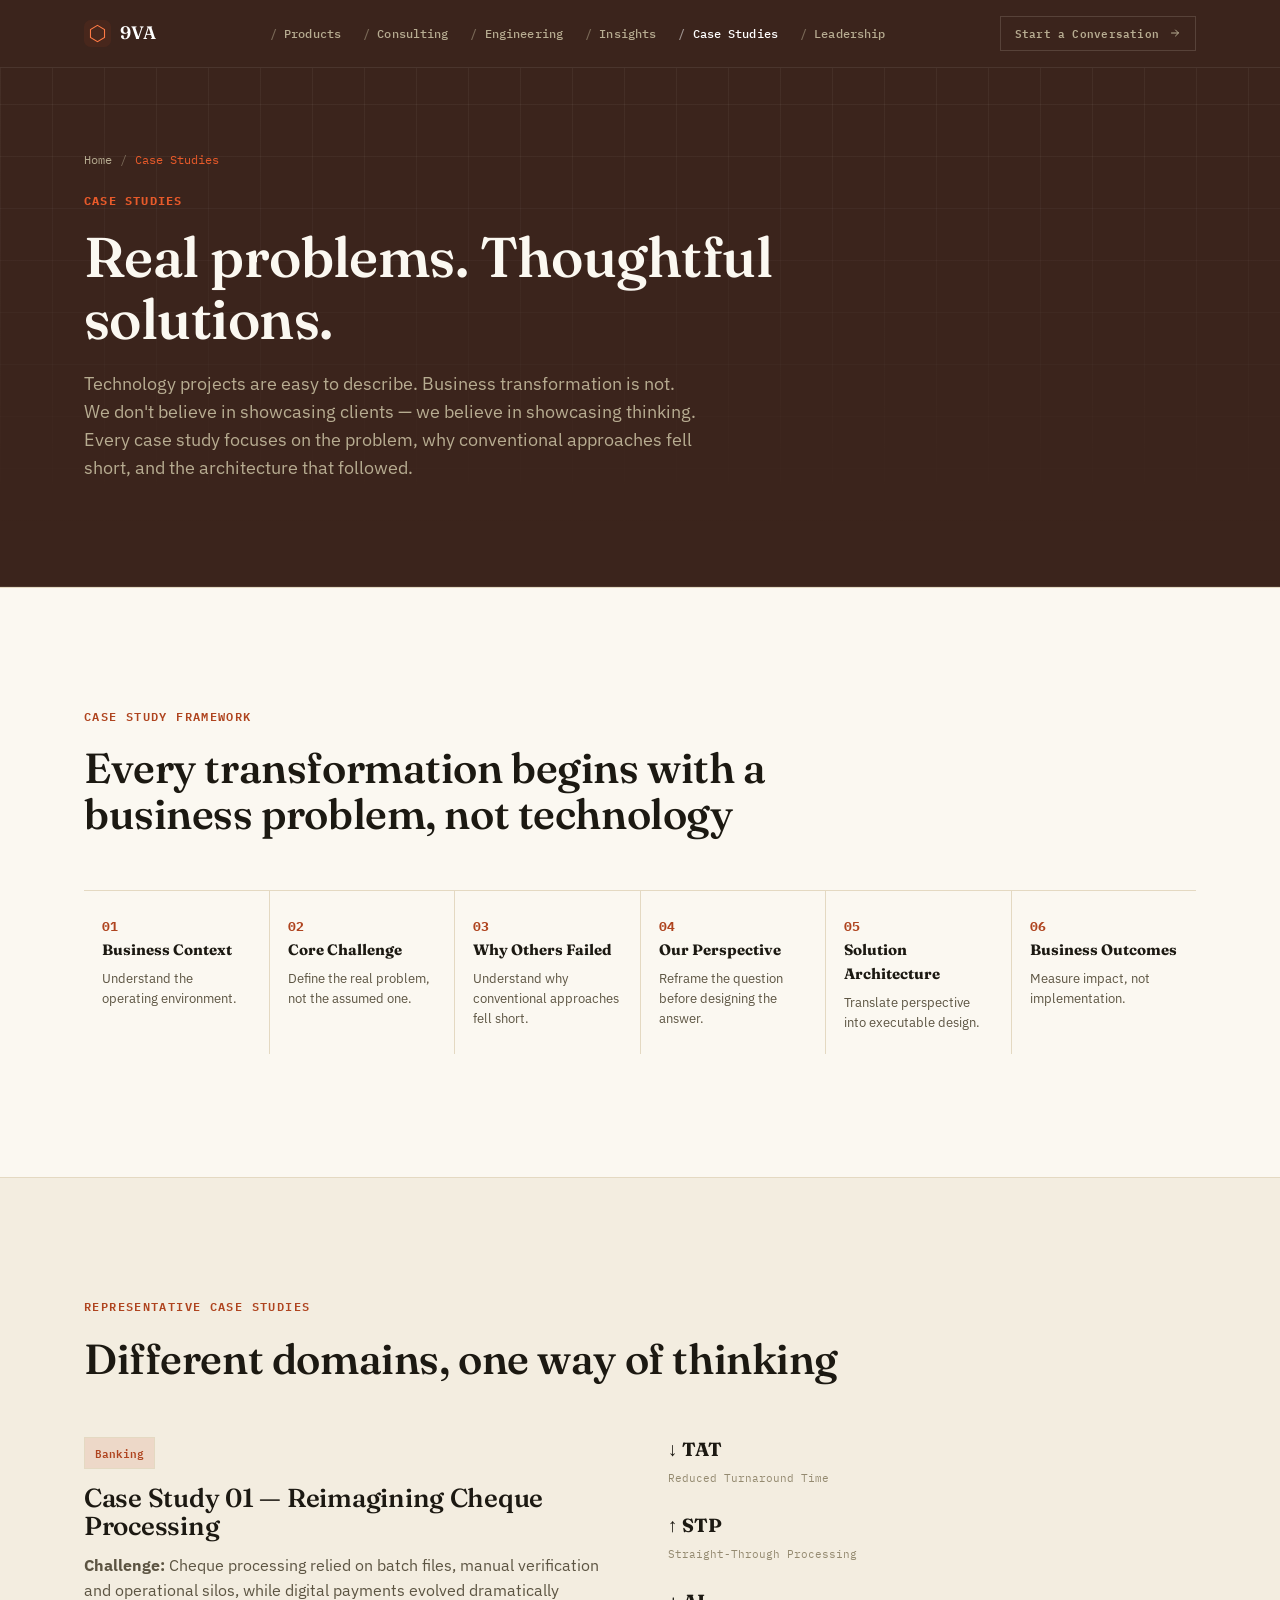
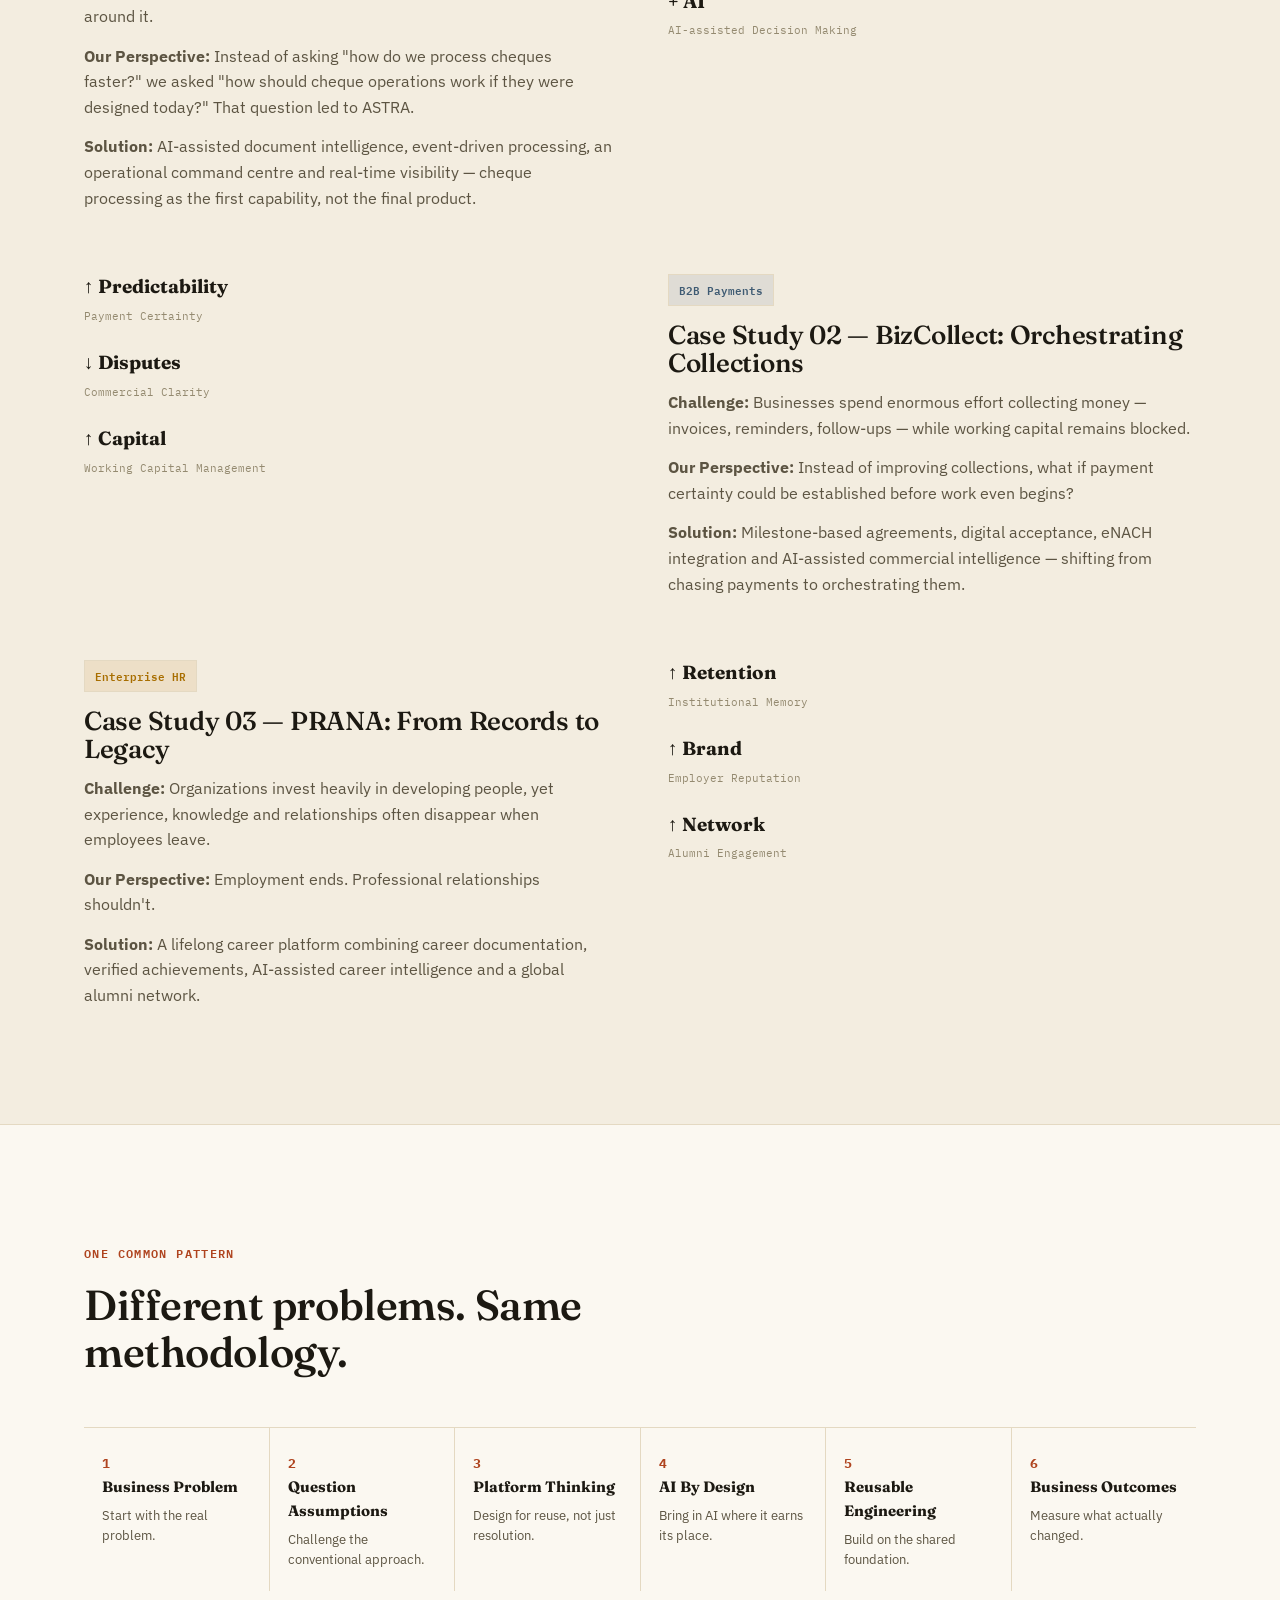
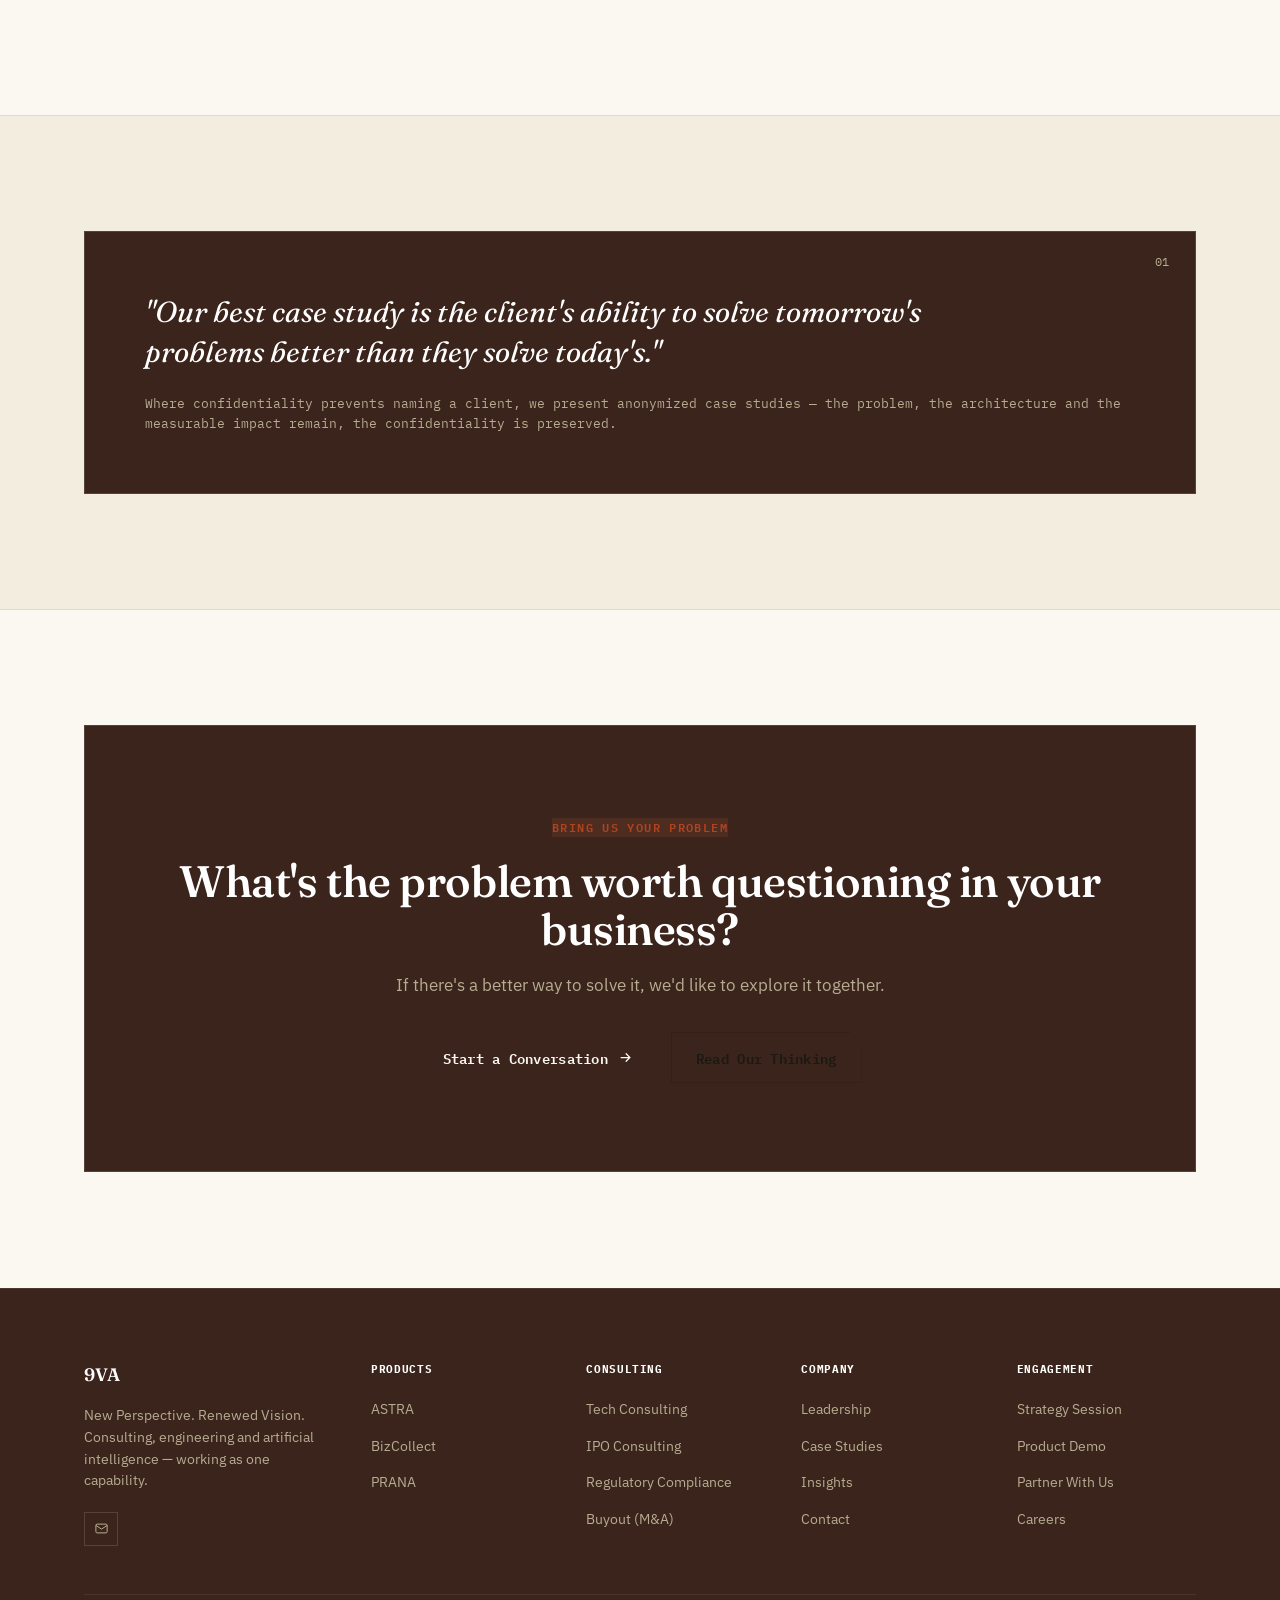
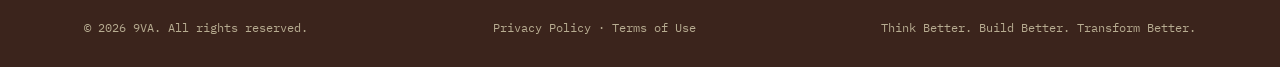
<file: case-studies.html>
<!DOCTYPE html>
<html lang="en">
<head>
<meta charset="UTF-8">
<meta name="viewport" content="width=device-width, initial-scale=1.0">
<title>Case Studies — 9VA</title>
<meta name="description" content="Real problems, thoughtful solutions. How ASTRA, BizCollect and PRANA emerged from questioning conventional approaches.">
<link rel="icon" type="image/svg+xml" href="assets/img/favicon.svg">
<link rel="icon" type="image/png" sizes="32x32" href="assets/img/favicon-32.png">
<link rel="icon" type="image/png" sizes="16x16" href="assets/img/favicon-16.png">
<link rel="apple-touch-icon" href="assets/img/apple-touch-icon.png">
<link rel="preconnect" href="https://fonts.googleapis.com">
<link rel="preconnect" href="https://fonts.gstatic.com" crossorigin>
<link href="https://fonts.googleapis.com/css2?family=Fraunces:ital,opsz,wght@0,9..144,500;0,9..144,600;0,9..144,700;1,9..144,500&family=IBM+Plex+Mono:wght@500;600;700&family=IBM+Plex+Sans:wght@400;500;600;700&display=swap" rel="stylesheet">
<link rel="stylesheet" href="assets/css/style.css">
<link rel="canonical" href="https://9va.in/case-studies.html">
<meta property="og:type" content="website">
<meta property="og:site_name" content="9VA">
<meta property="og:title" content="Case Studies — 9VA">
<meta property="og:description" content="Real problems, thoughtful solutions. How ASTRA, BizCollect and PRANA emerged from questioning conventional approaches.">
<meta property="og:url" content="https://9va.in/case-studies.html">
<meta property="og:image" content="https://9va.in/assets/img/og-image.png">
<meta property="og:image:width" content="1200">
<meta property="og:image:height" content="630">
<meta name="twitter:card" content="summary_large_image">
<meta name="twitter:title" content="Case Studies — 9VA">
<meta name="twitter:description" content="Real problems, thoughtful solutions. How ASTRA, BizCollect and PRANA emerged from questioning conventional approaches.">
<meta name="twitter:image" content="https://9va.in/assets/img/og-image.png">
<script type="application/ld+json">{"@context": "https://schema.org", "@type": "Organization", "@id": "https://9va.in/#organization", "name": "9VA", "url": "https://9va.in/", "logo": "https://9va.in/assets/img/og-image.png", "description": "9VA fuses consulting, platform engineering and artificial intelligence into one capability, building ASTRA, BizCollect and PRANA on a shared foundation of reusable enterprise engineering assets.", "email": "hello@9va.in", "founder": [{"@type": "Person", "name": "Jitendra Gupta", "jobTitle": "Co-Founder & Partner"}, {"@type": "Person", "name": "Nilesh Shah", "jobTitle": "Co-Founder & Partner"}]}</script>
<script type="application/ld+json">{"@context": "https://schema.org", "@type": "BreadcrumbList", "itemListElement": [{"@type": "ListItem", "position": 1, "name": "Home", "item": "https://9va.in/"}, {"@type": "ListItem", "position": 2, "name": "Case Studies", "item": "https://9va.in/case-studies.html"}]}</script>
</head>
<body>
<a href="#main" class="skip-link">Skip to content</a>

<header class="nav scrolled">
  <div class="container">
    <a href="index.html" class="brand">
      <svg class="mark" viewBox="0 0 40 40" fill="none" aria-hidden="true"><rect width="40" height="40" rx="10" fill="#AF441F" fill-opacity="0.12"/><path d="M20 8l10.4 6v12L20 32 9.6 26V14z" stroke="#FF7A45" stroke-width="1.6"/></svg>
      <span>9VA<small>New Perspective. Renewed Vision.</small></span>
    </a>
    <nav class="nav-links">
      <a href="index.html#products">Products</a>
      <a href="consulting.html">Consulting</a>
      <a href="engineering.html">Engineering</a>
      <a href="insights.html">Insights</a>
      <a href="case-studies.html" style="color:#fff">Case Studies</a>
      <a href="leadership.html">Leadership</a>
    </nav>
    <div class="nav-actions">
      <a href="contact.html" class="btn btn-primary btn-sm">Start a Conversation
        <svg viewBox="0 0 24 24" fill="none" stroke="currentColor" stroke-width="2" stroke-linecap="round" aria-hidden="true"><path d="M5 12h14M13 6l6 6-6 6"/></svg>
      </a>
      <button class="nav-toggle" aria-label="Open menu"><svg viewBox="0 0 24 24" fill="none" stroke="currentColor" stroke-width="2" stroke-linecap="round" aria-hidden="true"><path d="M4 7h16M4 12h16M4 17h16"/></svg></button>
    </div>
  </div>
</header>

<div class="mobile-menu">
  <div class="mm-top"><span class="brand" style="font-size:18px">9VA</span>
    <button class="mm-close" aria-label="Close menu"><svg width="26" height="26" viewBox="0 0 24 24" fill="none" stroke="#fff" stroke-width="2" stroke-linecap="round" aria-hidden="true"><path d="M6 6l12 12M18 6L6 18"/></svg></button>
  </div>
  <a href="index.html#products">Products</a>
  <a href="consulting.html">Consulting</a>
  <a href="engineering.html">Engineering</a>
  <a href="insights.html">Insights</a>
  <a href="case-studies.html">Case Studies</a>
  <a href="leadership.html">Leadership</a>
  <a href="contact.html" class="btn btn-primary">Start a Conversation</a>
</div>

<section class="subhero" id="main">
  <div class="hero-grid"></div>
  <div class="container">
    <div class="breadcrumb"><a href="index.html">Home</a><span class="sep">/</span><span class="current">Case Studies</span></div>
    <div class="subhero-tag">Case Studies</div>
    <h1>Real problems. Thoughtful solutions.</h1>
    <p class="lead">Technology projects are easy to describe. Business transformation is not. We don't believe in showcasing clients — we believe in showcasing thinking. Every case study focuses on the problem, why conventional approaches fell short, and the architecture that followed.</p>
  </div>
</section>

<section class="section" id="framework">
  <div class="container">
    <div class="section-head reveal">
      <div class="eyebrow">Case Study Framework</div>
      <h2>Every transformation begins with a business problem, not technology</h2>
    </div>
    <div class="pipeline reveal">
      <div class="pipe-step"><span class="pn">01</span><h5>Business Context</h5><p>Understand the operating environment.</p></div>
      <div class="pipe-step"><span class="pn">02</span><h5>Core Challenge</h5><p>Define the real problem, not the assumed one.</p></div>
      <div class="pipe-step"><span class="pn">03</span><h5>Why Others Failed</h5><p>Understand why conventional approaches fell short.</p></div>
      <div class="pipe-step"><span class="pn">04</span><h5>Our Perspective</h5><p>Reframe the question before designing the answer.</p></div>
      <div class="pipe-step"><span class="pn">05</span><h5>Solution Architecture</h5><p>Translate perspective into executable design.</p></div>
      <div class="pipe-step"><span class="pn">06</span><h5>Business Outcomes</h5><p>Measure impact, not implementation.</p></div>
    </div>
  </div>
</section>

<section class="section section-tint" id="studies">
  <div class="container">
    <div class="section-head reveal">
      <div class="eyebrow">Representative Case Studies</div>
      <h2>Different domains, one way of thinking</h2>
    </div>

    <div class="split reveal" style="margin-bottom:60px;align-items:start">
      <div>
        <span class="pill-tag" style="background:rgba(184, 70, 31,.12);color:var(--teal)">Banking</span>
        <h3 style="font-size:26px;margin:12px 0">Case Study 01 — Reimagining Cheque Processing</h3>
        <p style="color:var(--text-2);margin-bottom:14px"><b>Challenge:</b> Cheque processing relied on batch files, manual verification and operational silos, while digital payments evolved dramatically around it.</p>
        <p style="color:var(--text-2);margin-bottom:14px"><b>Our Perspective:</b> Instead of asking "how do we process cheques faster?" we asked "how should cheque operations work if they were designed today?" That question led to ASTRA.</p>
        <p style="color:var(--text-2)"><b>Solution:</b> AI-assisted document intelligence, event-driven processing, an operational command centre and real-time visibility — cheque processing as the first capability, not the final product.</p>
      </div>
      <div class="case-metrics" style="flex-direction:column;gap:20px">
        <div><b>↓ TAT</b><span>Reduced Turnaround Time</span></div>
        <div><b>↑ STP</b><span>Straight-Through Processing</span></div>
        <div><b>+ AI</b><span>AI-assisted Decision Making</span></div>
      </div>
    </div>

    <div class="split rev reveal" style="margin-bottom:60px;align-items:start">
      <div>
        <span class="pill-tag" style="background:rgba(76, 101, 128,.12);color:var(--violet)">B2B Payments</span>
        <h3 style="font-size:26px;margin:12px 0">Case Study 02 — BizCollect: Orchestrating Collections</h3>
        <p style="color:var(--text-2);margin-bottom:14px"><b>Challenge:</b> Businesses spend enormous effort collecting money — invoices, reminders, follow-ups — while working capital remains blocked.</p>
        <p style="color:var(--text-2);margin-bottom:14px"><b>Our Perspective:</b> Instead of improving collections, what if payment certainty could be established before work even begins?</p>
        <p style="color:var(--text-2)"><b>Solution:</b> Milestone-based agreements, digital acceptance, eNACH integration and AI-assisted commercial intelligence — shifting from chasing payments to orchestrating them.</p>
      </div>
      <div class="case-metrics" style="flex-direction:column;gap:20px">
        <div><b>↑ Predictability</b><span>Payment Certainty</span></div>
        <div><b>↓ Disputes</b><span>Commercial Clarity</span></div>
        <div><b>↑ Capital</b><span>Working Capital Management</span></div>
      </div>
    </div>

    <div class="split reveal" style="align-items:start">
      <div>
        <span class="pill-tag" style="background:rgba(198, 138, 46,.14);color:#a86e00">Enterprise HR</span>
        <h3 style="font-size:26px;margin:12px 0">Case Study 03 — PRANA: From Records to Legacy</h3>
        <p style="color:var(--text-2);margin-bottom:14px"><b>Challenge:</b> Organizations invest heavily in developing people, yet experience, knowledge and relationships often disappear when employees leave.</p>
        <p style="color:var(--text-2);margin-bottom:14px"><b>Our Perspective:</b> Employment ends. Professional relationships shouldn't.</p>
        <p style="color:var(--text-2)"><b>Solution:</b> A lifelong career platform combining career documentation, verified achievements, AI-assisted career intelligence and a global alumni network.</p>
      </div>
      <div class="case-metrics" style="flex-direction:column;gap:20px">
        <div><b>↑ Retention</b><span>Institutional Memory</span></div>
        <div><b>↑ Brand</b><span>Employer Reputation</span></div>
        <div><b>↑ Network</b><span>Alumni Engagement</span></div>
      </div>
    </div>
  </div>
</section>

<section class="section">
  <div class="container">
    <div class="section-head reveal">
      <div class="eyebrow">One Common Pattern</div>
      <h2>Different problems. Same methodology.</h2>
    </div>
    <div class="pipeline reveal">
      <div class="pipe-step"><span class="pn">1</span><h5>Business Problem</h5><p>Start with the real problem.</p></div>
      <div class="pipe-step"><span class="pn">2</span><h5>Question Assumptions</h5><p>Challenge the conventional approach.</p></div>
      <div class="pipe-step"><span class="pn">3</span><h5>Platform Thinking</h5><p>Design for reuse, not just resolution.</p></div>
      <div class="pipe-step"><span class="pn">4</span><h5>AI By Design</h5><p>Bring in AI where it earns its place.</p></div>
      <div class="pipe-step"><span class="pn">5</span><h5>Reusable Engineering</h5><p>Build on the shared foundation.</p></div>
      <div class="pipe-step"><span class="pn">6</span><h5>Business Outcomes</h5><p>Measure what actually changed.</p></div>
    </div>
  </div>
</section>

<section class="section section-tint">
  <div class="container">
    <div class="quote-banner reveal" style="background:var(--ink)">
      <p>"Our best case study is the client's ability to solve tomorrow's problems better than they solve today's."</p>
      <span>Where confidentiality prevents naming a client, we present anonymized case studies — the problem, the architecture and the measurable impact remain, the confidentiality is preserved.</span>
    </div>
  </div>
</section>

<section class="section">
  <div class="container">
    <div class="cta-band reveal">
      <div class="eyebrow" style="background:rgba(255, 122, 69,.1)">Bring Us Your Problem</div>
      <h2>What's the problem worth questioning in your business?</h2>
      <p>If there's a better way to solve it, we'd like to explore it together.</p>
      <div class="cta-actions">
        <a href="contact.html" class="btn btn-primary">Start a Conversation
          <svg viewBox="0 0 24 24" fill="none" stroke="currentColor" stroke-width="2" stroke-linecap="round" aria-hidden="true"><path d="M5 12h14M13 6l6 6-6 6"/></svg>
        </a>
        <a href="insights.html" class="btn btn-ghost">Read Our Thinking</a>
      </div>
    </div>
  </div>
</section>

<footer class="footer">
  <div class="container">
    <div class="footer-top">
      <div class="footer-brand">
        <span class="brand" style="color:#fff">9VA</span>
        <p>New Perspective. Renewed Vision. Consulting, engineering and artificial intelligence — working as one capability.</p>
        <div class="social-row">
          <a href="contact.html" aria-label="Email"><svg viewBox="0 0 24 24" fill="none" stroke="currentColor" stroke-width="1.6" aria-hidden="true"><rect x="3" y="5" width="18" height="14" rx="2"/><path d="M3 7l9 6 9-6"/></svg></a>
        </div>
      </div>
      <div class="footer-col"><h5>Products</h5><ul><li><a href="astra.html">ASTRA</a></li><li><a href="bizcollect.html">BizCollect</a></li><li><a href="prana.html">PRANA</a></li></ul></div>
      <div class="footer-col"><h5>Consulting</h5><ul><li><a href="consulting.html#tech">Tech Consulting</a></li><li><a href="consulting.html#ipo">IPO Consulting</a></li><li><a href="consulting.html#regulatory">Regulatory Compliance</a></li><li><a href="consulting.html#buyout">Buyout (M&amp;A)</a></li></ul></div>
      <div class="footer-col"><h5>Company</h5><ul><li><a href="leadership.html">Leadership</a></li><li><a href="case-studies.html">Case Studies</a></li><li><a href="insights.html">Insights</a></li><li><a href="contact.html">Contact</a></li></ul></div>
      <div class="footer-col"><h5>Engagement</h5><ul><li><a href="contact.html">Strategy Session</a></li><li><a href="contact.html">Product Demo</a></li><li><a href="contact.html">Partner With Us</a></li><li><a href="contact.html">Careers</a></li></ul></div>
    </div>
    <div class="footer-bottom">
      <span>© <span data-year>2026</span> 9VA. All rights reserved.</span>
      <span><a href="privacy.html" style="color:inherit">Privacy Policy</a> · <a href="terms.html" style="color:inherit">Terms of Use</a></span>
      <span>Think Better. Build Better. Transform Better.</span>
    </div>
  </div>
</footer>

<script src="assets/js/main.js"></script>
</body>
</html>
</file>
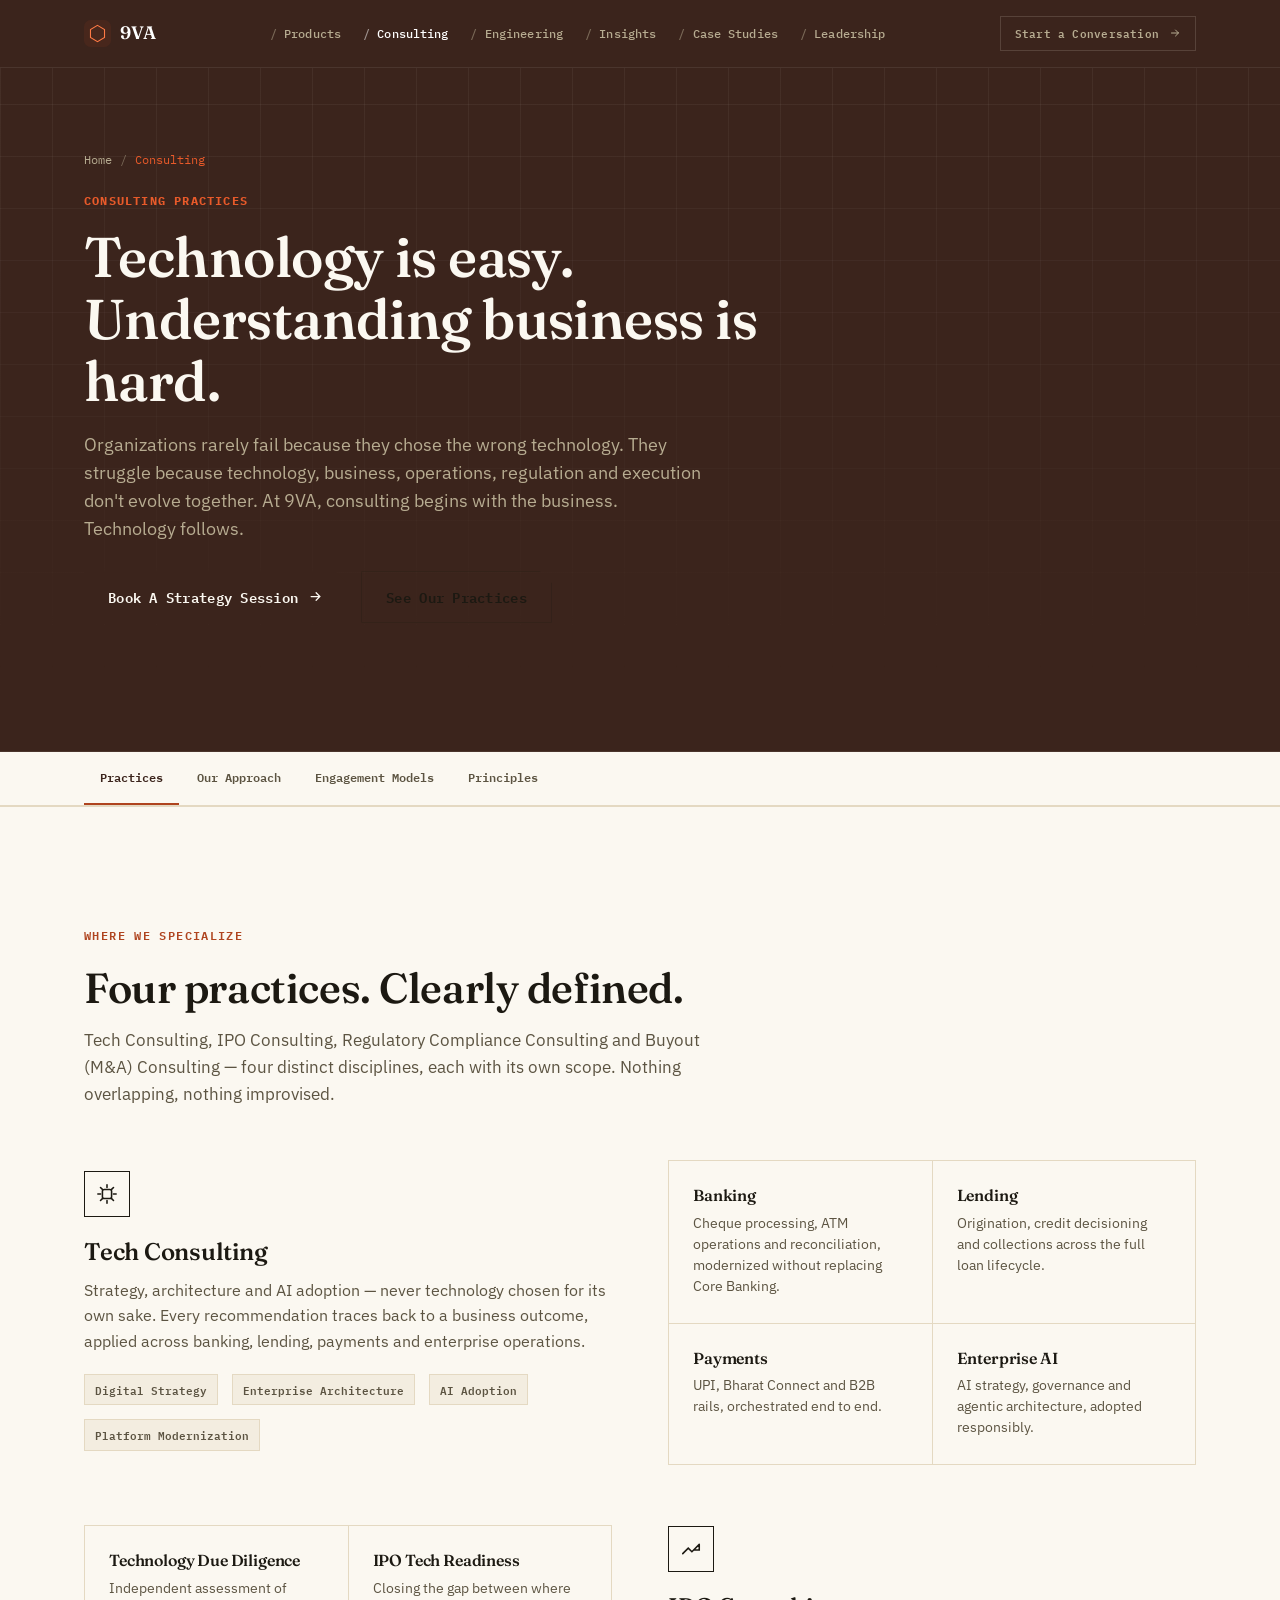
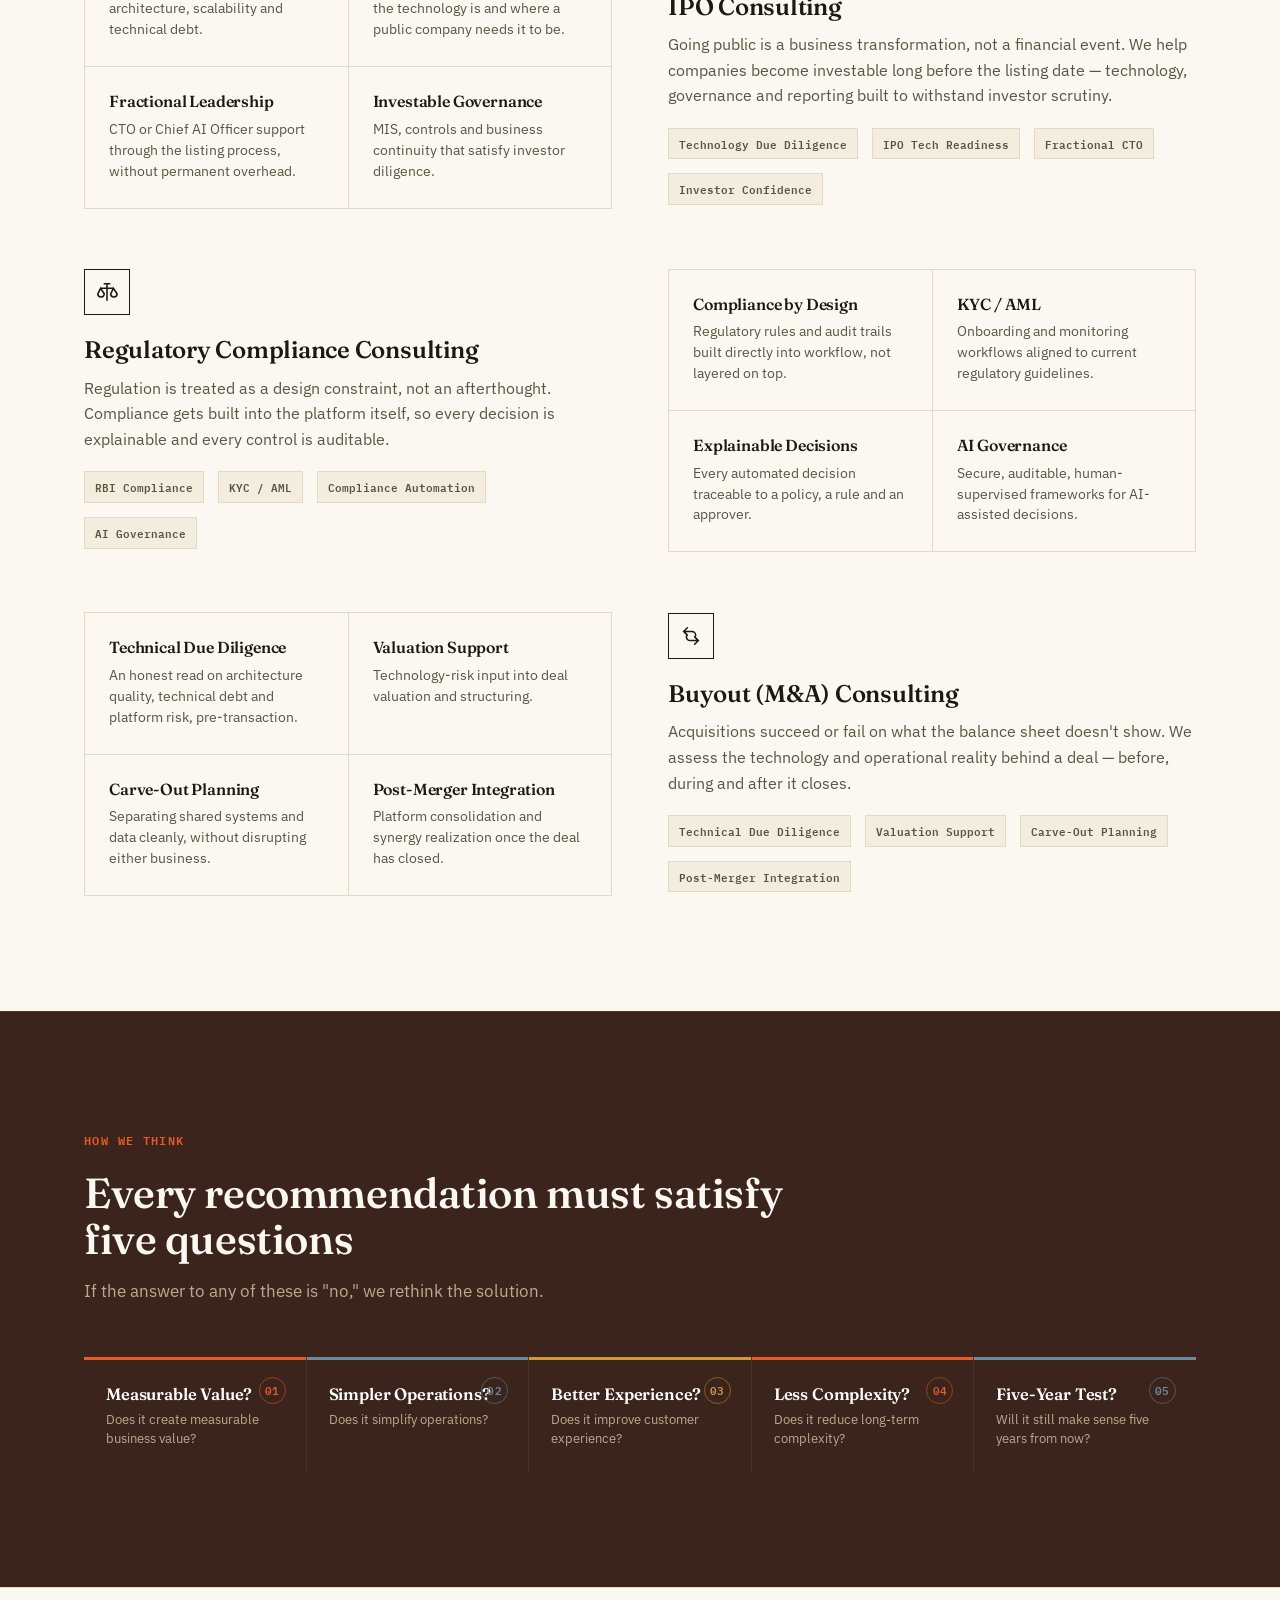
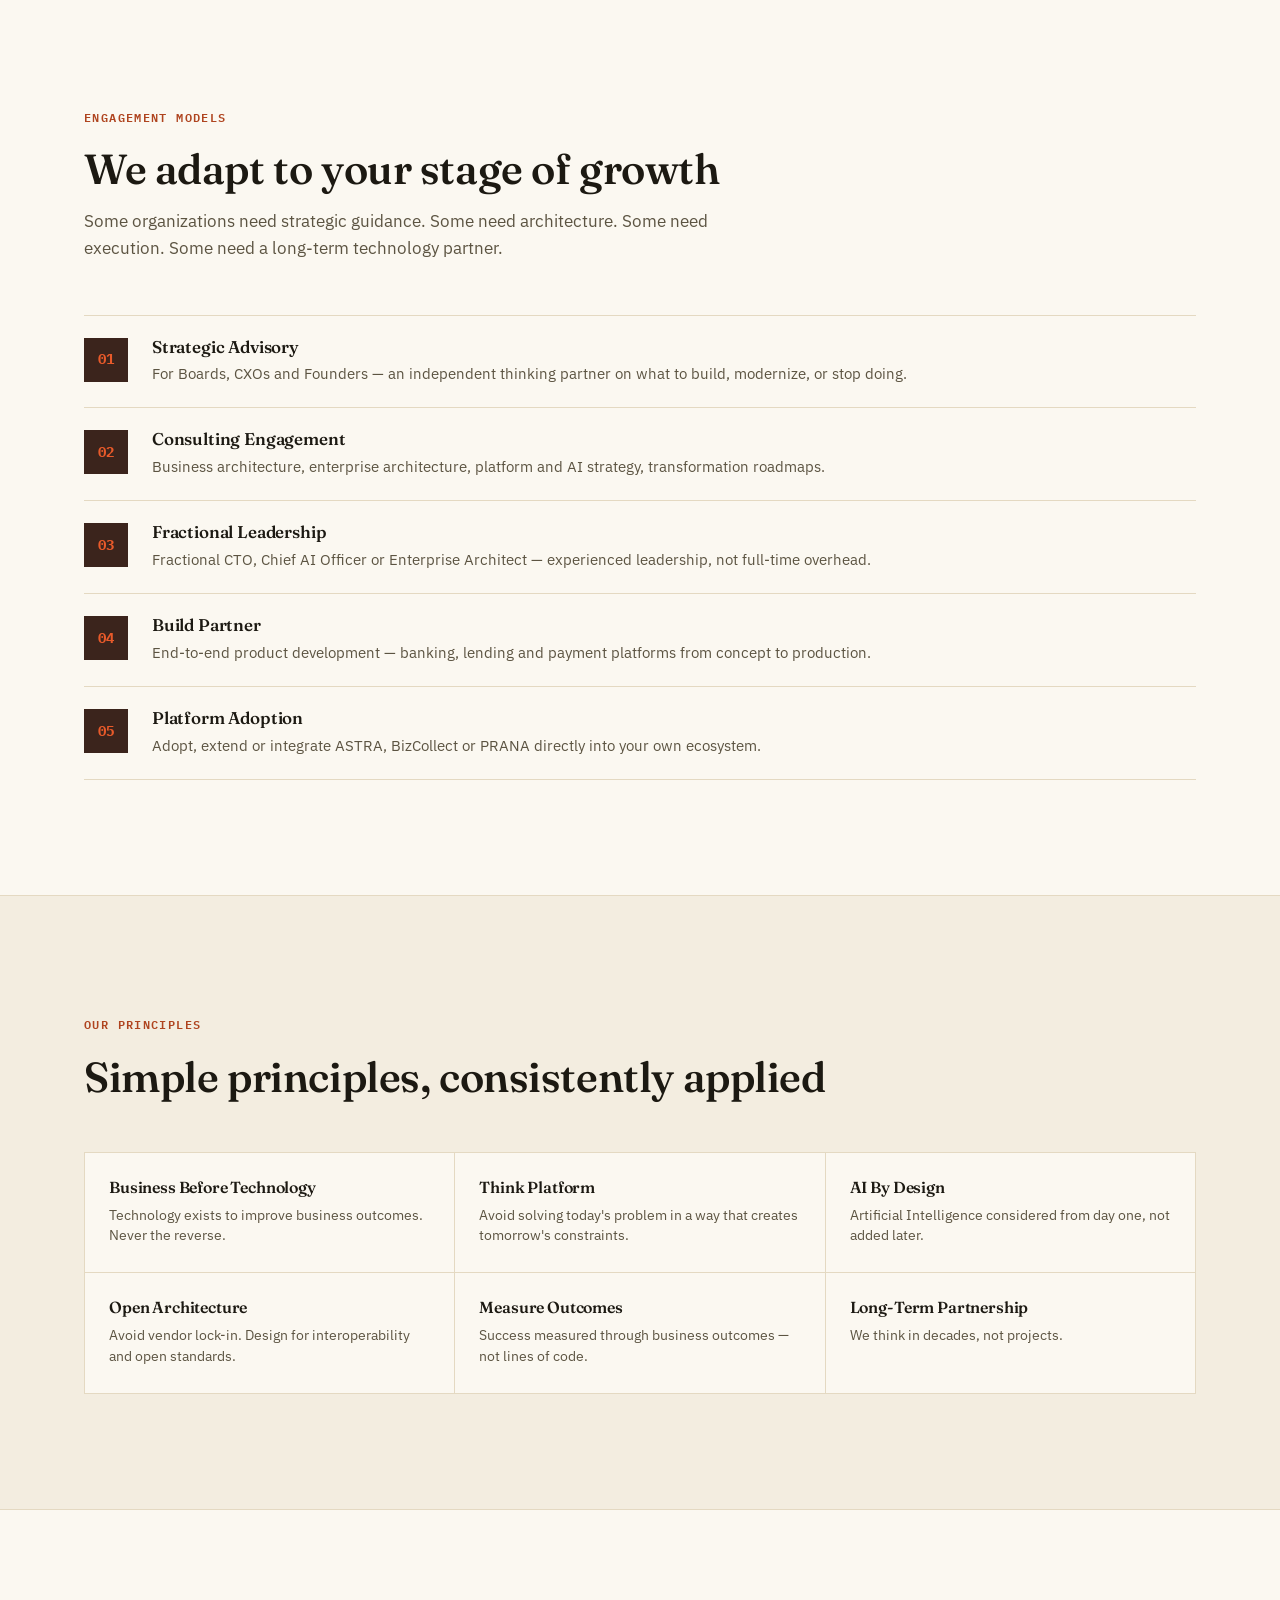
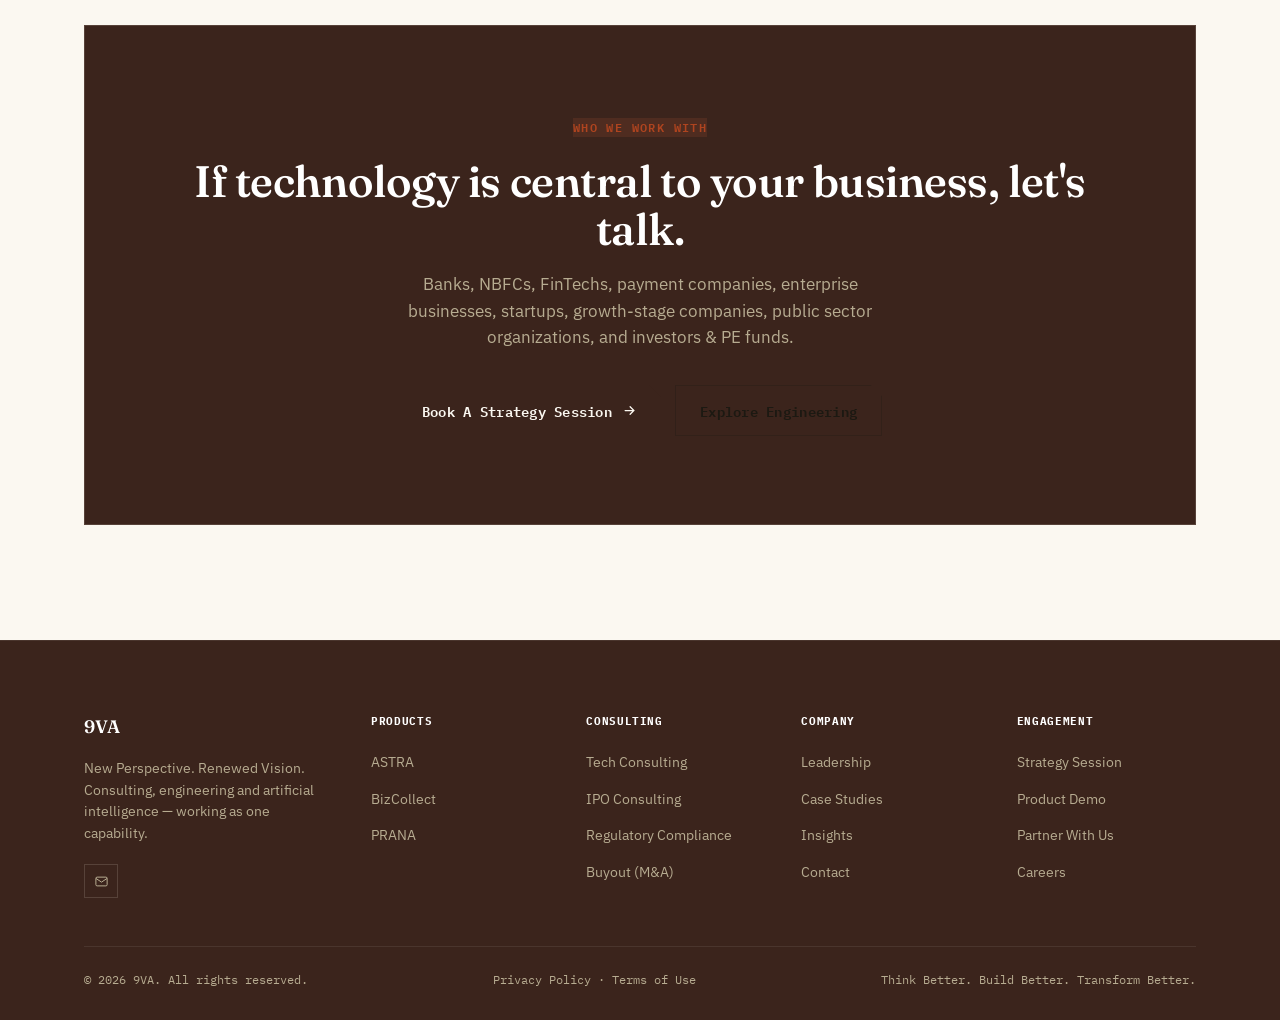
<file: consulting.html>
<!DOCTYPE html>
<html lang="en">
<head>
<meta charset="UTF-8">
<meta name="viewport" content="width=device-width, initial-scale=1.0">
<title>Consulting Practices — 9VA</title>
<meta name="description" content="Business first, technology next. Tech Consulting, IPO Consulting, Regulatory Compliance Consulting and Buyout (M&A) Consulting from 9VA.">
<link rel="icon" type="image/svg+xml" href="assets/img/favicon.svg">
<link rel="icon" type="image/png" sizes="32x32" href="assets/img/favicon-32.png">
<link rel="icon" type="image/png" sizes="16x16" href="assets/img/favicon-16.png">
<link rel="apple-touch-icon" href="assets/img/apple-touch-icon.png">
<link rel="preconnect" href="https://fonts.googleapis.com">
<link rel="preconnect" href="https://fonts.gstatic.com" crossorigin>
<link href="https://fonts.googleapis.com/css2?family=Fraunces:ital,opsz,wght@0,9..144,500;0,9..144,600;0,9..144,700;1,9..144,500&family=IBM+Plex+Mono:wght@500;600;700&family=IBM+Plex+Sans:wght@400;500;600;700&display=swap" rel="stylesheet">
<link rel="stylesheet" href="assets/css/style.css">
<link rel="canonical" href="https://9va.in/consulting.html">
<meta property="og:type" content="website">
<meta property="og:site_name" content="9VA">
<meta property="og:title" content="Consulting Practices — 9VA">
<meta property="og:description" content="Business first, technology next. Tech Consulting, IPO Consulting, Regulatory Compliance Consulting and Buyout (M&A) Consulting from 9VA.">
<meta property="og:url" content="https://9va.in/consulting.html">
<meta property="og:image" content="https://9va.in/assets/img/og-image.png">
<meta property="og:image:width" content="1200">
<meta property="og:image:height" content="630">
<meta name="twitter:card" content="summary_large_image">
<meta name="twitter:title" content="Consulting Practices — 9VA">
<meta name="twitter:description" content="Business first, technology next. Tech Consulting, IPO Consulting, Regulatory Compliance Consulting and Buyout (M&A) Consulting from 9VA.">
<meta name="twitter:image" content="https://9va.in/assets/img/og-image.png">
<script type="application/ld+json">{"@context": "https://schema.org", "@type": "Organization", "@id": "https://9va.in/#organization", "name": "9VA", "url": "https://9va.in/", "logo": "https://9va.in/assets/img/og-image.png", "description": "9VA fuses consulting, platform engineering and artificial intelligence into one capability, building ASTRA, BizCollect and PRANA on a shared foundation of reusable enterprise engineering assets.", "email": "hello@9va.in", "founder": [{"@type": "Person", "name": "Jitendra Gupta", "jobTitle": "Co-Founder & Partner"}, {"@type": "Person", "name": "Nilesh Shah", "jobTitle": "Co-Founder & Partner"}]}</script>
<script type="application/ld+json">{"@context": "https://schema.org", "@type": "BreadcrumbList", "itemListElement": [{"@type": "ListItem", "position": 1, "name": "Home", "item": "https://9va.in/"}, {"@type": "ListItem", "position": 2, "name": "Consulting", "item": "https://9va.in/consulting.html"}]}</script>
</head>
<body>
<a href="#main" class="skip-link">Skip to content</a>

<header class="nav scrolled">
  <div class="container">
    <a href="index.html" class="brand">
      <svg class="mark" viewBox="0 0 40 40" fill="none" aria-hidden="true"><rect width="40" height="40" rx="10" fill="#AF441F" fill-opacity="0.12"/><path d="M20 8l10.4 6v12L20 32 9.6 26V14z" stroke="#FF7A45" stroke-width="1.6"/></svg>
      <span>9VA<small>New Perspective. Renewed Vision.</small></span>
    </a>
    <nav class="nav-links">
      <a href="index.html#products">Products</a>
      <a href="consulting.html" style="color:#fff">Consulting</a>
      <a href="engineering.html">Engineering</a>
      <a href="insights.html">Insights</a>
      <a href="case-studies.html">Case Studies</a>
      <a href="leadership.html">Leadership</a>
    </nav>
    <div class="nav-actions">
      <a href="contact.html" class="btn btn-primary btn-sm">Start a Conversation
        <svg viewBox="0 0 24 24" fill="none" stroke="currentColor" stroke-width="2" stroke-linecap="round" aria-hidden="true"><path d="M5 12h14M13 6l6 6-6 6"/></svg>
      </a>
      <button class="nav-toggle" aria-label="Open menu"><svg viewBox="0 0 24 24" fill="none" stroke="currentColor" stroke-width="2" stroke-linecap="round" aria-hidden="true"><path d="M4 7h16M4 12h16M4 17h16"/></svg></button>
    </div>
  </div>
</header>

<div class="mobile-menu">
  <div class="mm-top"><span class="brand" style="font-size:18px">9VA</span>
    <button class="mm-close" aria-label="Close menu"><svg width="26" height="26" viewBox="0 0 24 24" fill="none" stroke="#fff" stroke-width="2" stroke-linecap="round" aria-hidden="true"><path d="M6 6l12 12M18 6L6 18"/></svg></button>
  </div>
  <a href="index.html#products">Products</a>
  <a href="consulting.html">Consulting</a>
  <a href="engineering.html">Engineering</a>
  <a href="insights.html">Insights</a>
  <a href="case-studies.html">Case Studies</a>
  <a href="leadership.html">Leadership</a>
  <a href="contact.html" class="btn btn-primary">Start a Conversation</a>
</div>

<section class="subhero" id="main">
  <div class="hero-grid"></div>
  <div class="container">
    <div class="breadcrumb"><a href="index.html">Home</a><span class="sep">/</span><span class="current">Consulting</span></div>
    <div class="subhero-tag">Consulting Practices</div>
    <h1>Technology is easy. Understanding business is hard.</h1>
    <p class="lead">Organizations rarely fail because they chose the wrong technology. They struggle because technology, business, operations, regulation and execution don't evolve together. At 9VA, consulting begins with the business. Technology follows.</p>
    <div class="hero-ctas">
      <a href="contact.html" class="btn btn-primary">Book A Strategy Session
        <svg viewBox="0 0 24 24" fill="none" stroke="currentColor" stroke-width="2" stroke-linecap="round" aria-hidden="true"><path d="M5 12h14M13 6l6 6-6 6"/></svg>
      </a>
      <a href="#practices" class="btn btn-ghost">See Our Practices</a>
    </div>
  </div>
</section>

<nav class="subnav">
  <div class="container">
    <a href="#practices" class="active">Practices</a>
    <a href="#approach">Our Approach</a>
    <a href="#engagement">Engagement Models</a>
    <a href="#principles">Principles</a>
  </div>
</nav>

<section class="section" id="practices">
  <div class="container">
    <div class="section-head reveal">
      <div class="eyebrow">Where We Specialize</div>
      <h2>Four practices. Clearly defined.</h2>
      <p>Tech Consulting, IPO Consulting, Regulatory Compliance Consulting and Buyout (M&amp;A) Consulting — four distinct disciplines, each with its own scope. Nothing overlapping, nothing improvised.</p>
    </div>

    <div class="split reveal" id="tech" style="margin-bottom:60px">
      <div>
        <div class="icon-tile"><svg viewBox="0 0 24 24" fill="none" stroke="currentColor" stroke-width="1.7" stroke-linecap="round" aria-hidden="true"><rect x="7" y="7" width="10" height="10" rx="2"/><path d="M12 2v3M12 19v3M2 12h3M19 12h3M4.9 4.9l2.1 2.1M17 17l2.1 2.1M19.1 4.9L17 7M7 17l-2.1 2.1"/></svg></div>
        <h3 style="font-size:24px;margin-bottom:12px">Tech Consulting</h3>
        <p style="color:var(--text-2);margin-bottom:16px">Strategy, architecture and AI adoption — never technology chosen for its own sake. Every recommendation traces back to a business outcome, applied across banking, lending, payments and enterprise operations.</p>
        <div class="spec-tags">
          <span class="pill-tag">Digital Strategy</span><span class="pill-tag">Enterprise Architecture</span><span class="pill-tag">AI Adoption</span><span class="pill-tag">Platform Modernization</span>
        </div>
      </div>
      <div class="cap-grid" style="grid-template-columns:1fr 1fr">
        <div class="cap-card"><h4>Banking</h4><p>Cheque processing, ATM operations and reconciliation, modernized without replacing Core Banking.</p></div>
        <div class="cap-card"><h4>Lending</h4><p>Origination, credit decisioning and collections across the full loan lifecycle.</p></div>
        <div class="cap-card"><h4>Payments</h4><p>UPI, Bharat Connect and B2B rails, orchestrated end to end.</p></div>
        <div class="cap-card"><h4>Enterprise AI</h4><p>AI strategy, governance and agentic architecture, adopted responsibly.</p></div>
      </div>
    </div>

    <div class="split rev reveal" id="ipo" style="margin-bottom:60px">
      <div>
        <div class="icon-tile"><svg viewBox="0 0 24 24" fill="none" stroke="currentColor" stroke-width="1.7" stroke-linecap="round" aria-hidden="true"><path d="M3 17l6-6 4 4 8-8M21 7v6h-6"/></svg></div>
        <h3 style="font-size:24px;margin-bottom:12px">IPO Consulting</h3>
        <p style="color:var(--text-2);margin-bottom:16px">Going public is a business transformation, not a financial event. We help companies become investable long before the listing date — technology, governance and reporting built to withstand investor scrutiny.</p>
        <div class="spec-tags">
          <span class="pill-tag">Technology Due Diligence</span><span class="pill-tag">IPO Tech Readiness</span><span class="pill-tag">Fractional CTO</span><span class="pill-tag">Investor Confidence</span>
        </div>
      </div>
      <div class="cap-grid" style="grid-template-columns:1fr 1fr">
        <div class="cap-card"><h4>Technology Due Diligence</h4><p>Independent assessment of architecture, scalability and technical debt.</p></div>
        <div class="cap-card"><h4>IPO Tech Readiness</h4><p>Closing the gap between where the technology is and where a public company needs it to be.</p></div>
        <div class="cap-card"><h4>Fractional Leadership</h4><p>CTO or Chief AI Officer support through the listing process, without permanent overhead.</p></div>
        <div class="cap-card"><h4>Investable Governance</h4><p>MIS, controls and business continuity that satisfy investor diligence.</p></div>
      </div>
    </div>

    <div class="split reveal" id="regulatory" style="margin-bottom:60px">
      <div>
        <div class="icon-tile"><svg viewBox="0 0 24 24" fill="none" stroke="currentColor" stroke-width="1.7" stroke-linecap="round" aria-hidden="true"><path d="M12 3v18M5 8l-3 6a3.5 3.5 0 007 0zM19 8l-3 6a3.5 3.5 0 007 0zM5 8h14M9 3h6"/></svg></div>
        <h3 style="font-size:24px;margin-bottom:12px">Regulatory Compliance Consulting</h3>
        <p style="color:var(--text-2);margin-bottom:16px">Regulation is treated as a design constraint, not an afterthought. Compliance gets built into the platform itself, so every decision is explainable and every control is auditable.</p>
        <div class="spec-tags">
          <span class="pill-tag">RBI Compliance</span><span class="pill-tag">KYC / AML</span><span class="pill-tag">Compliance Automation</span><span class="pill-tag">AI Governance</span>
        </div>
      </div>
      <div class="cap-grid" style="grid-template-columns:1fr 1fr">
        <div class="cap-card"><h4>Compliance by Design</h4><p>Regulatory rules and audit trails built directly into workflow, not layered on top.</p></div>
        <div class="cap-card"><h4>KYC / AML</h4><p>Onboarding and monitoring workflows aligned to current regulatory guidelines.</p></div>
        <div class="cap-card"><h4>Explainable Decisions</h4><p>Every automated decision traceable to a policy, a rule and an approver.</p></div>
        <div class="cap-card"><h4>AI Governance</h4><p>Secure, auditable, human-supervised frameworks for AI-assisted decisions.</p></div>
      </div>
    </div>

    <div class="split rev reveal" id="buyout">
      <div>
        <div class="icon-tile"><svg viewBox="0 0 24 24" fill="none" stroke="currentColor" stroke-width="1.7" stroke-linecap="round" aria-hidden="true"><path d="M8 3L4 7l4 4M4 7h9a4 4 0 014 4v1M16 21l4-4-4-4M20 17h-9a4 4 0 01-4-4v-1"/></svg></div>
        <h3 style="font-size:24px;margin-bottom:12px">Buyout (M&amp;A) Consulting</h3>
        <p style="color:var(--text-2);margin-bottom:16px">Acquisitions succeed or fail on what the balance sheet doesn't show. We assess the technology and operational reality behind a deal — before, during and after it closes.</p>
        <div class="spec-tags">
          <span class="pill-tag">Technical Due Diligence</span><span class="pill-tag">Valuation Support</span><span class="pill-tag">Carve-Out Planning</span><span class="pill-tag">Post-Merger Integration</span>
        </div>
      </div>
      <div class="cap-grid" style="grid-template-columns:1fr 1fr">
        <div class="cap-card"><h4>Technical Due Diligence</h4><p>An honest read on architecture quality, technical debt and platform risk, pre-transaction.</p></div>
        <div class="cap-card"><h4>Valuation Support</h4><p>Technology-risk input into deal valuation and structuring.</p></div>
        <div class="cap-card"><h4>Carve-Out Planning</h4><p>Separating shared systems and data cleanly, without disrupting either business.</p></div>
        <div class="cap-card"><h4>Post-Merger Integration</h4><p>Platform consolidation and synergy realization once the deal has closed.</p></div>
      </div>
    </div>
  </div>
</section>

<section class="section section-dark" id="approach">
  <div class="container">
    <div class="section-head reveal">
      <div class="eyebrow">How We Think</div>
      <h2>Every recommendation must satisfy five questions</h2>
      <p>If the answer to any of these is "no," we rethink the solution.</p>
    </div>
    <div class="assets-grid" style="grid-template-columns:repeat(5,1fr)">
      <div class="asset-card reveal"><h4>Measurable Value?</h4><p>Does it create measurable business value?</p></div>
      <div class="asset-card reveal"><h4>Simpler Operations?</h4><p>Does it simplify operations?</p></div>
      <div class="asset-card reveal"><h4>Better Experience?</h4><p>Does it improve customer experience?</p></div>
      <div class="asset-card reveal"><h4>Less Complexity?</h4><p>Does it reduce long-term complexity?</p></div>
      <div class="asset-card reveal"><h4>Five-Year Test?</h4><p>Will it still make sense five years from now?</p></div>
    </div>
  </div>
</section>

<section class="section" id="engagement">
  <div class="container">
    <div class="section-head reveal">
      <div class="eyebrow">Engagement Models</div>
      <h2>We adapt to your stage of growth</h2>
      <p>Some organizations need strategic guidance. Some need architecture. Some need execution. Some need a long-term technology partner.</p>
    </div>
    <div class="timeline reveal">
      <div class="tl-item"><div class="tl-dot">01</div><div><h4>Strategic Advisory</h4><p>For Boards, CXOs and Founders — an independent thinking partner on what to build, modernize, or stop doing.</p></div></div>
      <div class="tl-item"><div class="tl-dot">02</div><div><h4>Consulting Engagement</h4><p>Business architecture, enterprise architecture, platform and AI strategy, transformation roadmaps.</p></div></div>
      <div class="tl-item"><div class="tl-dot">03</div><div><h4>Fractional Leadership</h4><p>Fractional CTO, Chief AI Officer or Enterprise Architect — experienced leadership, not full-time overhead.</p></div></div>
      <div class="tl-item"><div class="tl-dot">04</div><div><h4>Build Partner</h4><p>End-to-end product development — banking, lending and payment platforms from concept to production.</p></div></div>
      <div class="tl-item"><div class="tl-dot">05</div><div><h4>Platform Adoption</h4><p>Adopt, extend or integrate ASTRA, BizCollect or PRANA directly into your own ecosystem.</p></div></div>
    </div>
  </div>
</section>

<section class="section section-tint" id="principles">
  <div class="container">
    <div class="section-head reveal">
      <div class="eyebrow">Our Principles</div>
      <h2>Simple principles, consistently applied</h2>
    </div>
    <div class="cap-grid">
      <div class="cap-card reveal"><h4>Business Before Technology</h4><p>Technology exists to improve business outcomes. Never the reverse.</p></div>
      <div class="cap-card reveal"><h4>Think Platform</h4><p>Avoid solving today's problem in a way that creates tomorrow's constraints.</p></div>
      <div class="cap-card reveal"><h4>AI By Design</h4><p>Artificial Intelligence considered from day one, not added later.</p></div>
      <div class="cap-card reveal"><h4>Open Architecture</h4><p>Avoid vendor lock-in. Design for interoperability and open standards.</p></div>
      <div class="cap-card reveal"><h4>Measure Outcomes</h4><p>Success measured through business outcomes — not lines of code.</p></div>
      <div class="cap-card reveal"><h4>Long-Term Partnership</h4><p>We think in decades, not projects.</p></div>
    </div>
  </div>
</section>

<section class="section">
  <div class="container">
    <div class="cta-band reveal">
      <div class="eyebrow" style="background:rgba(255, 122, 69,.1)">Who We Work With</div>
      <h2>If technology is central to your business, let's talk.</h2>
      <p>Banks, NBFCs, FinTechs, payment companies, enterprise businesses, startups, growth-stage companies, public sector organizations, and investors &amp; PE funds.</p>
      <div class="cta-actions">
        <a href="contact.html" class="btn btn-primary">Book A Strategy Session
          <svg viewBox="0 0 24 24" fill="none" stroke="currentColor" stroke-width="2" stroke-linecap="round" aria-hidden="true"><path d="M5 12h14M13 6l6 6-6 6"/></svg>
        </a>
        <a href="engineering.html" class="btn btn-ghost">Explore Engineering</a>
      </div>
    </div>
  </div>
</section>

<footer class="footer">
  <div class="container">
    <div class="footer-top">
      <div class="footer-brand">
        <span class="brand" style="color:#fff">9VA</span>
        <p>New Perspective. Renewed Vision. Consulting, engineering and artificial intelligence — working as one capability.</p>
        <div class="social-row">
          <a href="contact.html" aria-label="Email"><svg viewBox="0 0 24 24" fill="none" stroke="currentColor" stroke-width="1.6" aria-hidden="true"><rect x="3" y="5" width="18" height="14" rx="2"/><path d="M3 7l9 6 9-6"/></svg></a>
        </div>
      </div>
      <div class="footer-col"><h5>Products</h5><ul><li><a href="astra.html">ASTRA</a></li><li><a href="bizcollect.html">BizCollect</a></li><li><a href="prana.html">PRANA</a></li></ul></div>
      <div class="footer-col"><h5>Consulting</h5><ul><li><a href="consulting.html#tech">Tech Consulting</a></li><li><a href="consulting.html#ipo">IPO Consulting</a></li><li><a href="consulting.html#regulatory">Regulatory Compliance</a></li><li><a href="consulting.html#buyout">Buyout (M&amp;A)</a></li></ul></div>
      <div class="footer-col"><h5>Company</h5><ul><li><a href="leadership.html">Leadership</a></li><li><a href="case-studies.html">Case Studies</a></li><li><a href="insights.html">Insights</a></li><li><a href="contact.html">Contact</a></li></ul></div>
      <div class="footer-col"><h5>Engagement</h5><ul><li><a href="contact.html">Strategy Session</a></li><li><a href="contact.html">Product Demo</a></li><li><a href="contact.html">Partner With Us</a></li><li><a href="contact.html">Careers</a></li></ul></div>
    </div>
    <div class="footer-bottom">
      <span>© <span data-year>2026</span> 9VA. All rights reserved.</span>
      <span><a href="privacy.html" style="color:inherit">Privacy Policy</a> · <a href="terms.html" style="color:inherit">Terms of Use</a></span>
      <span>Think Better. Build Better. Transform Better.</span>
    </div>
  </div>
</footer>

<script src="assets/js/main.js"></script>
</body>
</html>
</file>
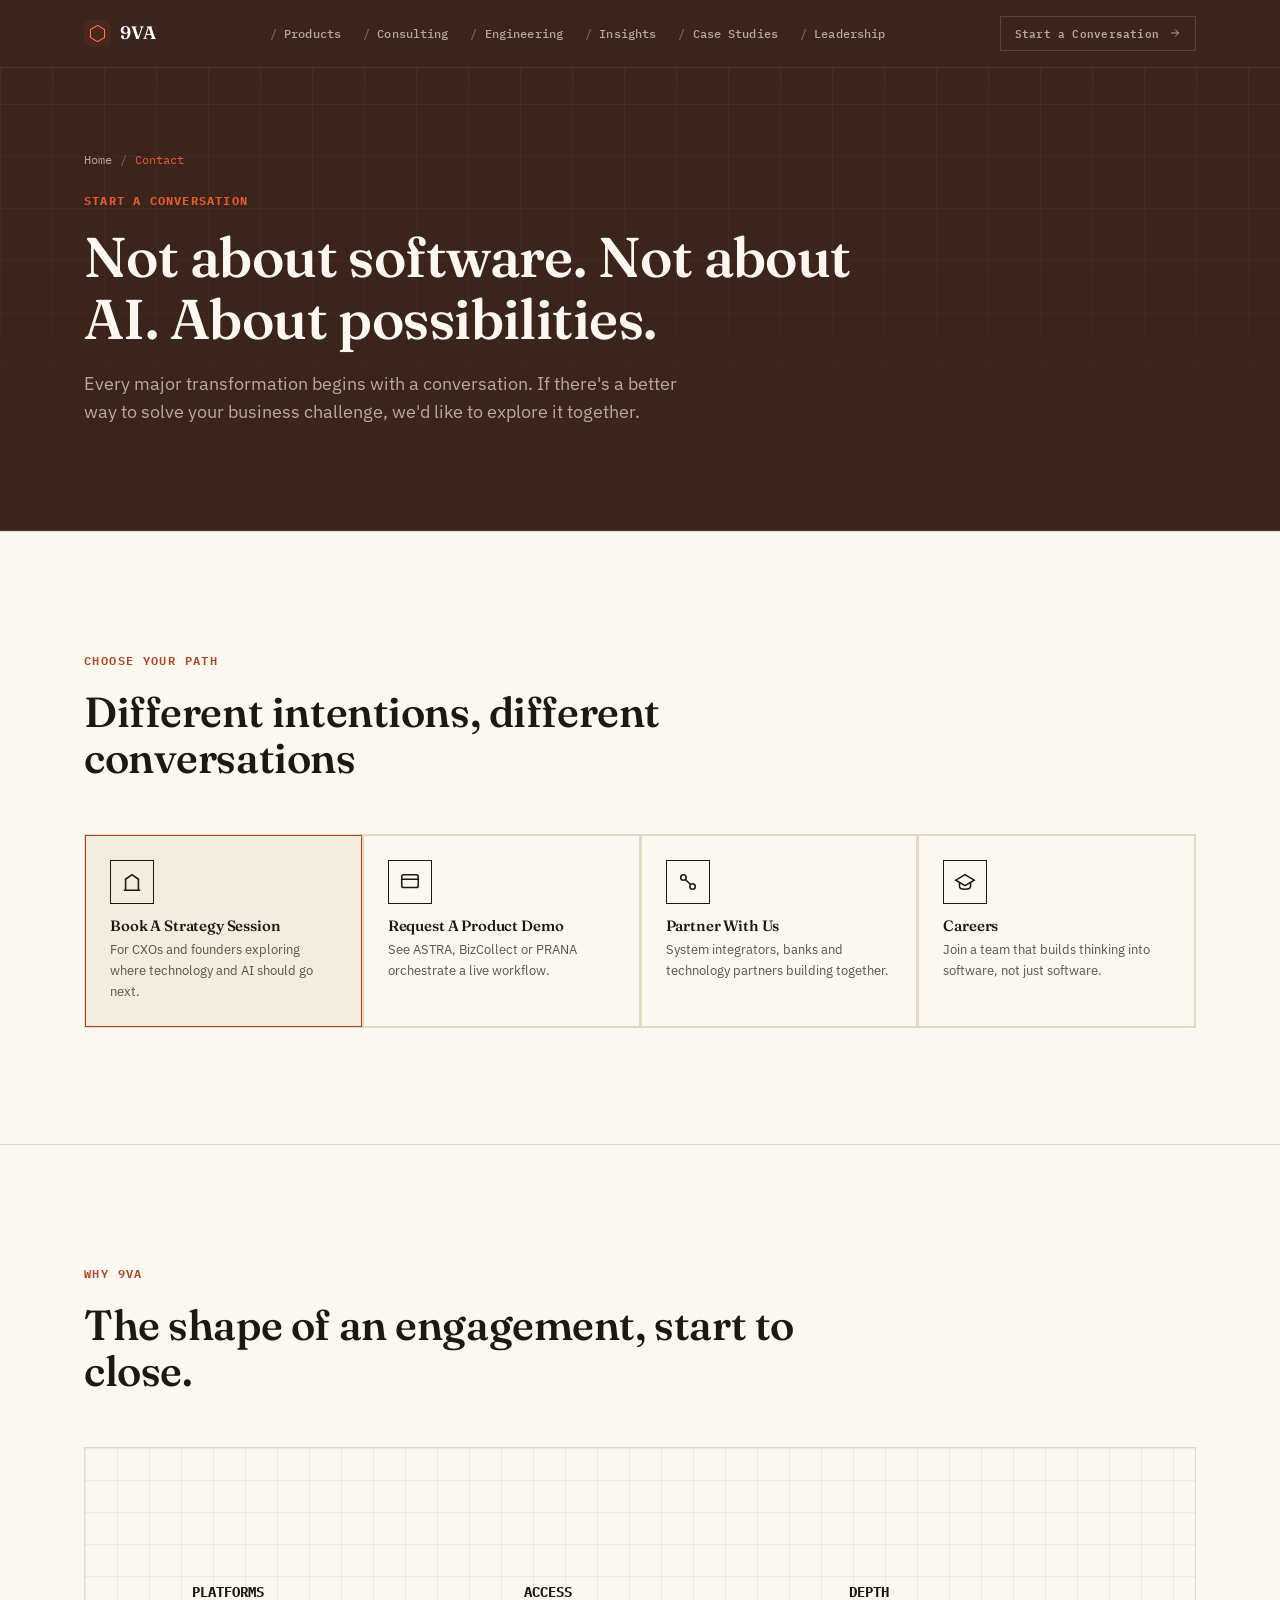
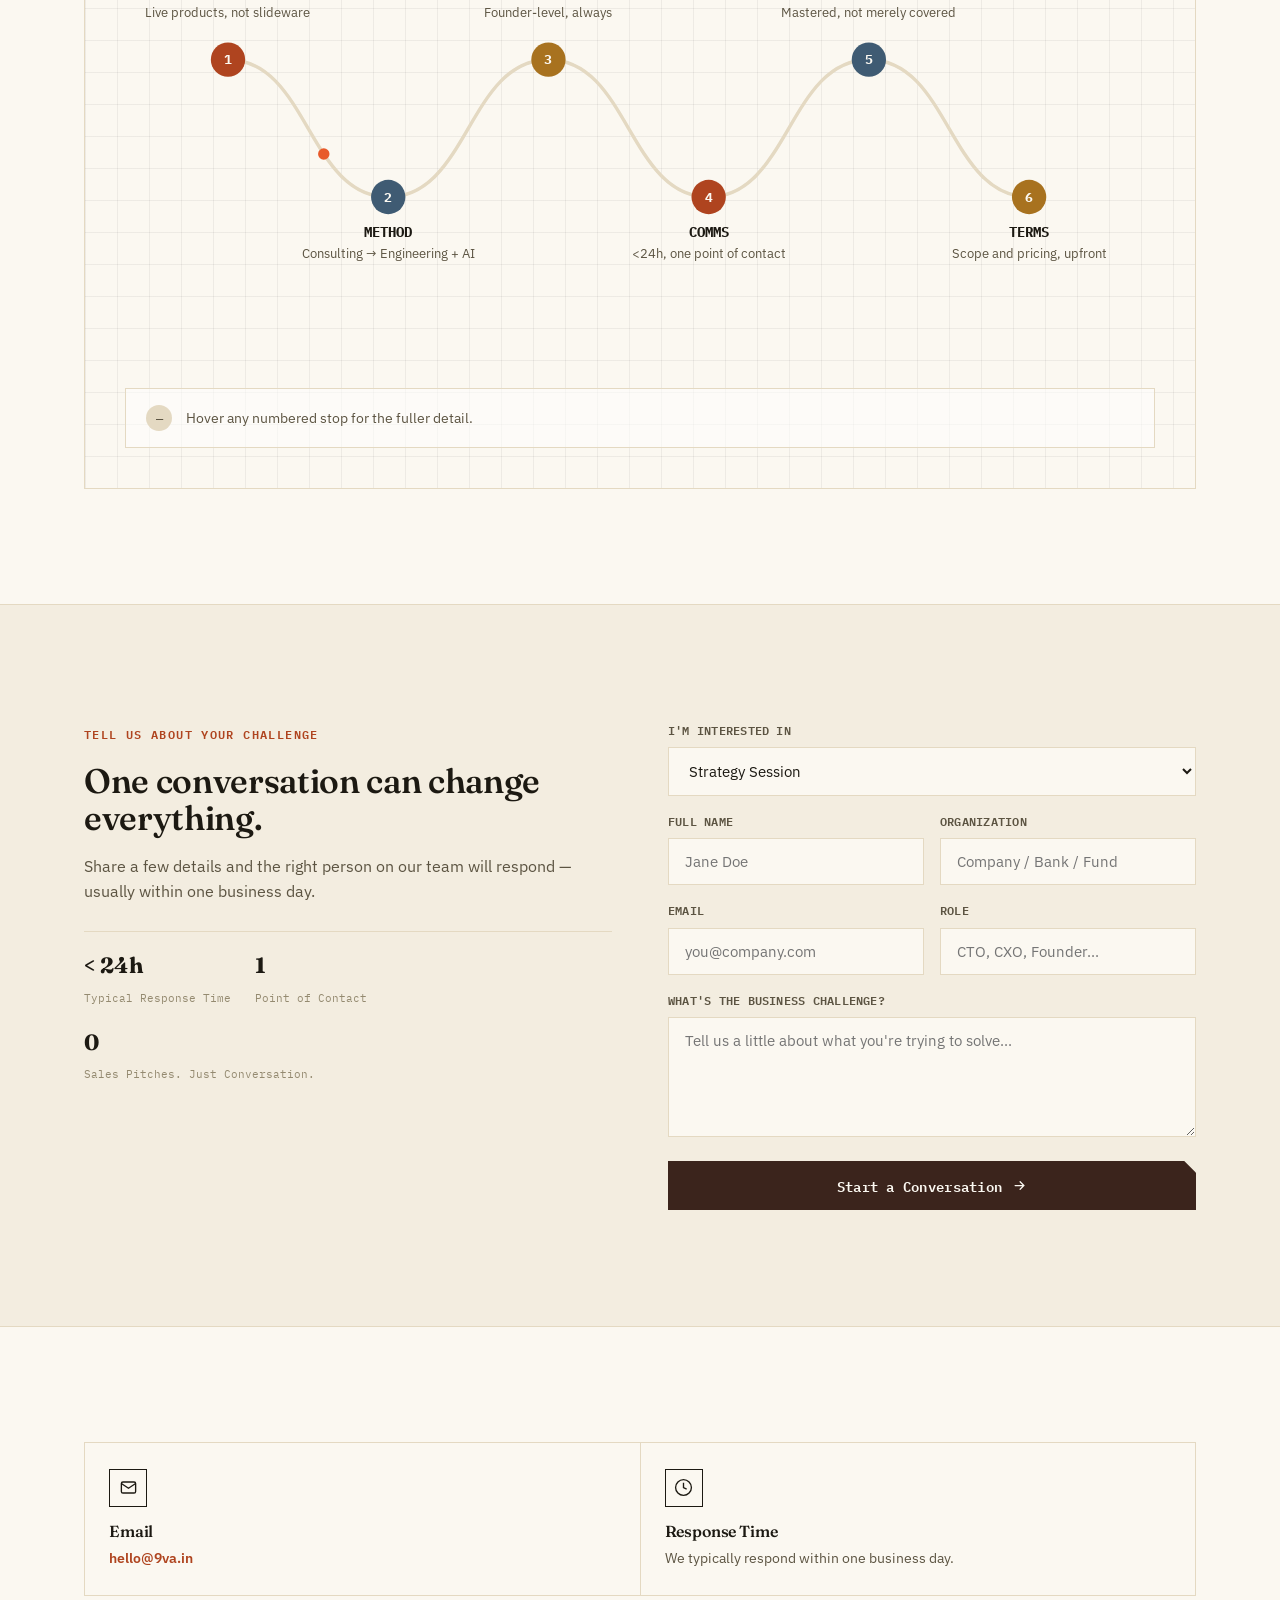
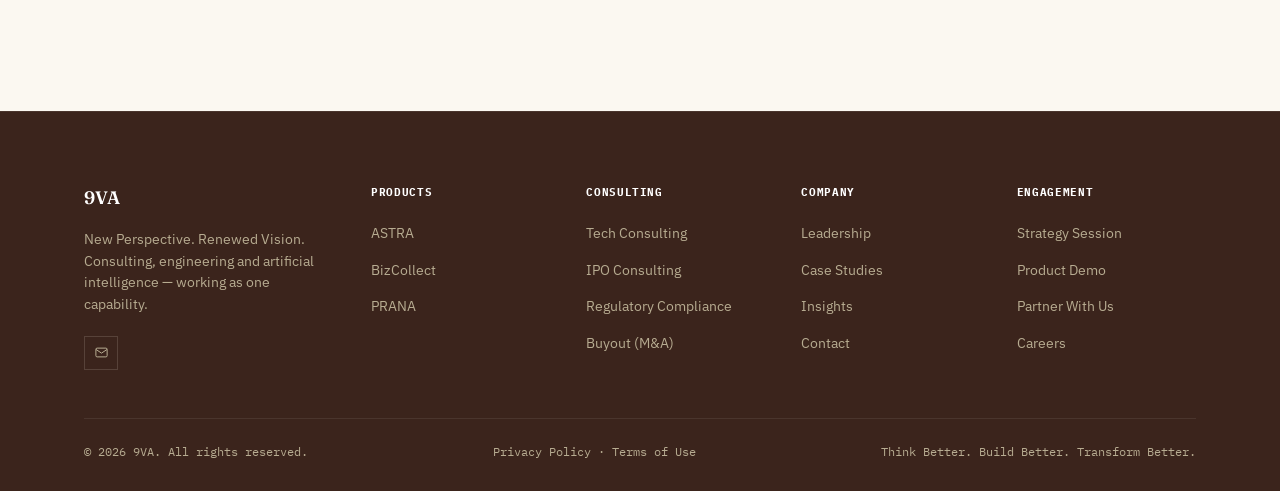
<file: contact.html>
<!DOCTYPE html>
<html lang="en">
<head>
<meta charset="UTF-8">
<meta name="viewport" content="width=device-width, initial-scale=1.0">
<title>Contact / Start A Conversation — 9VA</title>
<meta name="description" content="Book a strategy session, request a product demo, explore a partnership or discuss AI with the 9VA team.">
<link rel="icon" type="image/svg+xml" href="assets/img/favicon.svg">
<link rel="icon" type="image/png" sizes="32x32" href="assets/img/favicon-32.png">
<link rel="icon" type="image/png" sizes="16x16" href="assets/img/favicon-16.png">
<link rel="apple-touch-icon" href="assets/img/apple-touch-icon.png">
<link rel="preconnect" href="https://fonts.googleapis.com">
<link rel="preconnect" href="https://fonts.gstatic.com" crossorigin>
<link href="https://fonts.googleapis.com/css2?family=Fraunces:ital,opsz,wght@0,9..144,500;0,9..144,600;0,9..144,700;1,9..144,500&family=IBM+Plex+Mono:wght@500;600;700&family=IBM+Plex+Sans:wght@400;500;600;700&display=swap" rel="stylesheet">
<link rel="stylesheet" href="assets/css/style.css">
<link rel="canonical" href="https://9va.in/contact.html">
<meta property="og:type" content="website">
<meta property="og:site_name" content="9VA">
<meta property="og:title" content="Contact / Start A Conversation — 9VA">
<meta property="og:description" content="Book a strategy session, request a product demo, explore a partnership or discuss AI with the 9VA team.">
<meta property="og:url" content="https://9va.in/contact.html">
<meta property="og:image" content="https://9va.in/assets/img/og-image.png">
<meta property="og:image:width" content="1200">
<meta property="og:image:height" content="630">
<meta name="twitter:card" content="summary_large_image">
<meta name="twitter:title" content="Contact / Start A Conversation — 9VA">
<meta name="twitter:description" content="Book a strategy session, request a product demo, explore a partnership or discuss AI with the 9VA team.">
<meta name="twitter:image" content="https://9va.in/assets/img/og-image.png">
<script type="application/ld+json">{"@context": "https://schema.org", "@type": "Organization", "@id": "https://9va.in/#organization", "name": "9VA", "url": "https://9va.in/", "logo": "https://9va.in/assets/img/og-image.png", "description": "9VA fuses consulting, platform engineering and artificial intelligence into one capability, building ASTRA, BizCollect and PRANA on a shared foundation of reusable enterprise engineering assets.", "email": "hello@9va.in", "founder": [{"@type": "Person", "name": "Jitendra Gupta", "jobTitle": "Co-Founder & Partner"}, {"@type": "Person", "name": "Nilesh Shah", "jobTitle": "Co-Founder & Partner"}]}</script>
<script type="application/ld+json">{"@context": "https://schema.org", "@type": "BreadcrumbList", "itemListElement": [{"@type": "ListItem", "position": 1, "name": "Home", "item": "https://9va.in/"}, {"@type": "ListItem", "position": 2, "name": "Contact", "item": "https://9va.in/contact.html"}]}</script>
<style>
  .path-card{padding:24px;border:1px solid var(--paper-3);background:var(--paper);transition:background .3s var(--ease), border-color .3s var(--ease);cursor:pointer}
  .path-card:hover{border-color:var(--rust);background:var(--paper-2)}
  .path-card.active{border-color:var(--rust);background:var(--paper-2)}
  .form-grid{display:grid;grid-template-columns:1fr 1fr;gap:16px}
  .form-grid.full,.form-field.full{grid-column:1/-1}
  .form-field label{display:block;font-family:'IBM Plex Mono',monospace;font-size:11.5px;font-weight:600;letter-spacing:.02em;color:var(--text-2);margin-bottom:8px;text-transform:uppercase}
  .form-field input,.form-field select,.form-field textarea{
    width:100%;padding:13px 16px;border:1px solid var(--paper-3);background:var(--paper);
    font-family:'IBM Plex Sans',sans-serif;font-size:14.5px;color:var(--text-1);transition:border-color .25s;
  }
  .form-field input:focus,.form-field select:focus,.form-field textarea:focus{outline:none;border-color:var(--rust)}
  .form-field textarea{resize:vertical;min-height:120px}
</style>
</head>
<body>
<a href="#main" class="skip-link">Skip to content</a>

<header class="nav scrolled">
  <div class="container">
    <a href="index.html" class="brand">
      <svg class="mark" viewBox="0 0 40 40" fill="none" aria-hidden="true"><rect width="40" height="40" rx="10" fill="#AF441F" fill-opacity="0.12"/><path d="M20 8l10.4 6v12L20 32 9.6 26V14z" stroke="#FF7A45" stroke-width="1.6"/></svg>
      <span>9VA<small>New Perspective. Renewed Vision.</small></span>
    </a>
    <nav class="nav-links">
      <a href="index.html#products">Products</a>
      <a href="consulting.html">Consulting</a>
      <a href="engineering.html">Engineering</a>
      <a href="insights.html">Insights</a>
      <a href="case-studies.html">Case Studies</a>
      <a href="leadership.html">Leadership</a>
    </nav>
    <div class="nav-actions">
      <a href="#form" class="btn btn-primary btn-sm">Start a Conversation
        <svg viewBox="0 0 24 24" fill="none" stroke="currentColor" stroke-width="2" stroke-linecap="round" aria-hidden="true"><path d="M5 12h14M13 6l6 6-6 6"/></svg>
      </a>
      <button class="nav-toggle" aria-label="Open menu"><svg viewBox="0 0 24 24" fill="none" stroke="currentColor" stroke-width="2" stroke-linecap="round" aria-hidden="true"><path d="M4 7h16M4 12h16M4 17h16"/></svg></button>
    </div>
  </div>
</header>

<div class="mobile-menu">
  <div class="mm-top"><span class="brand" style="font-size:18px">9VA</span>
    <button class="mm-close" aria-label="Close menu"><svg width="26" height="26" viewBox="0 0 24 24" fill="none" stroke="#fff" stroke-width="2" stroke-linecap="round" aria-hidden="true"><path d="M6 6l12 12M18 6L6 18"/></svg></button>
  </div>
  <a href="index.html#products">Products</a>
  <a href="consulting.html">Consulting</a>
  <a href="engineering.html">Engineering</a>
  <a href="insights.html">Insights</a>
  <a href="case-studies.html">Case Studies</a>
  <a href="leadership.html">Leadership</a>
  <a href="#form" class="btn btn-primary">Start a Conversation</a>
</div>

<section class="subhero" id="main">
  <div class="hero-grid"></div>
  <div class="container">
    <div class="breadcrumb"><a href="index.html">Home</a><span class="sep">/</span><span class="current">Contact</span></div>
    <div class="subhero-tag">Start A Conversation</div>
    <h1>Not about software. Not about AI. About possibilities.</h1>
    <p class="lead">Every major transformation begins with a conversation. If there's a better way to solve your business challenge, we'd like to explore it together.</p>
  </div>
</section>

<section class="section">
  <div class="container">
    <div class="section-head reveal">
      <div class="eyebrow">Choose Your Path</div>
      <h2>Different intentions, different conversations</h2>
    </div>
    <div class="cap-grid" style="grid-template-columns:repeat(4,1fr)">
      <div class="path-card reveal active" data-path="Strategy Session">
        <div class="icon-tile" style="width:44px;height:44px;margin-bottom:14px"><svg viewBox="0 0 24 24" fill="none" stroke="currentColor" stroke-width="1.7" aria-hidden="true"><path d="M3 21h18M5 21V9l7-5 7 5v12"/></svg></div>
        <h4 style="font-size:15px;margin-bottom:6px">Book A Strategy Session</h4>
        <p style="font-size:13px;color:var(--text-2)">For CXOs and founders exploring where technology and AI should go next.</p>
      </div>
      <div class="path-card reveal" data-path="Product Demo">
        <div class="icon-tile" style="width:44px;height:44px;margin-bottom:14px"><svg viewBox="0 0 24 24" fill="none" stroke="currentColor" stroke-width="1.7" aria-hidden="true"><rect x="3" y="4" width="18" height="14" rx="2"/><path d="M3 9h18"/></svg></div>
        <h4 style="font-size:15px;margin-bottom:6px">Request A Product Demo</h4>
        <p style="font-size:13px;color:var(--text-2)">See ASTRA, BizCollect or PRANA orchestrate a live workflow.</p>
      </div>
      <div class="path-card reveal" data-path="Partnership">
        <div class="icon-tile" style="width:44px;height:44px;margin-bottom:14px"><svg viewBox="0 0 24 24" fill="none" stroke="currentColor" stroke-width="1.7" aria-hidden="true"><circle cx="7" cy="7" r="3"/><circle cx="17" cy="17" r="3"/><path d="M9.5 9.5l5 5"/></svg></div>
        <h4 style="font-size:15px;margin-bottom:6px">Partner With Us</h4>
        <p style="font-size:13px;color:var(--text-2)">System integrators, banks and technology partners building together.</p>
      </div>
      <div class="path-card reveal" data-path="Careers">
        <div class="icon-tile" style="width:44px;height:44px;margin-bottom:14px"><svg viewBox="0 0 24 24" fill="none" stroke="currentColor" stroke-width="1.7" aria-hidden="true"><path d="M22 10L12 4 2 10l10 6 10-6z"/><path d="M6 12v5c0 1.7 2.7 3 6 3s6-1.3 6-3v-5"/></svg></div>
        <h4 style="font-size:15px;margin-bottom:6px">Careers</h4>
        <p style="font-size:13px;color:var(--text-2)">Join a team that builds thinking into software, not just software.</p>
      </div>
    </div>
  </div>
</section>

<section class="section">
  <div class="container">
    <div class="section-head reveal">
      <div class="eyebrow">Why 9VA</div>
      <h2>The shape of an engagement, start to close.</h2>
    </div>
    <div class="why-panel reveal">
      <svg viewBox="0 0 900 420" fill="none" aria-hidden="true">
        <path id="whyPath" d="M90,150 C160,150 160,270 230,270 C300,270 300,150 370,150 C440,150 440,270 510,270 C580,270 580,150 650,150 C720,150 720,270 790,270" stroke="var(--paper-3)" stroke-width="3"/>
        <circle id="whyDot" class="why-dot" r="5" fill="var(--rust-2)"/>

        <g class="why-node" data-i="0">
          <circle cx="90" cy="150" r="15" fill="var(--rust)"/>
          <text x="90" y="154" text-anchor="middle" font-family="IBM Plex Mono" font-weight="700" font-size="11" fill="#FBF8F1">1</text>
        </g>
        <text x="90" y="95" text-anchor="middle" font-family="IBM Plex Mono" font-weight="700" font-size="12.5" fill="var(--text-1)">PLATFORMS</text>
        <text x="90" y="113" text-anchor="middle" font-family="IBM Plex Sans" font-size="11.5" fill="var(--text-2)">Live products, not slideware</text>

        <g class="why-node" data-i="1">
          <circle cx="230" cy="270" r="15" fill="var(--steel)"/>
          <text x="230" y="274" text-anchor="middle" font-family="IBM Plex Mono" font-weight="700" font-size="11" fill="#FBF8F1">2</text>
        </g>
        <text x="230" y="305" text-anchor="middle" font-family="IBM Plex Mono" font-weight="700" font-size="12.5" fill="var(--text-1)">METHOD</text>
        <text x="230" y="323" text-anchor="middle" font-family="IBM Plex Sans" font-size="11.5" fill="var(--text-2)">Consulting → Engineering + AI</text>

        <g class="why-node" data-i="2">
          <circle cx="370" cy="150" r="15" fill="var(--ochre)"/>
          <text x="370" y="154" text-anchor="middle" font-family="IBM Plex Mono" font-weight="700" font-size="11" fill="#FBF8F1">3</text>
        </g>
        <text x="370" y="95" text-anchor="middle" font-family="IBM Plex Mono" font-weight="700" font-size="12.5" fill="var(--text-1)">ACCESS</text>
        <text x="370" y="113" text-anchor="middle" font-family="IBM Plex Sans" font-size="11.5" fill="var(--text-2)">Founder-level, always</text>

        <g class="why-node" data-i="3">
          <circle cx="510" cy="270" r="15" fill="var(--rust)"/>
          <text x="510" y="274" text-anchor="middle" font-family="IBM Plex Mono" font-weight="700" font-size="11" fill="#FBF8F1">4</text>
        </g>
        <text x="510" y="305" text-anchor="middle" font-family="IBM Plex Mono" font-weight="700" font-size="12.5" fill="var(--text-1)">COMMS</text>
        <text x="510" y="323" text-anchor="middle" font-family="IBM Plex Sans" font-size="11.5" fill="var(--text-2)">&lt;24h, one point of contact</text>

        <g class="why-node" data-i="4">
          <circle cx="650" cy="150" r="15" fill="var(--steel)"/>
          <text x="650" y="154" text-anchor="middle" font-family="IBM Plex Mono" font-weight="700" font-size="11" fill="#FBF8F1">5</text>
        </g>
        <text x="650" y="95" text-anchor="middle" font-family="IBM Plex Mono" font-weight="700" font-size="12.5" fill="var(--text-1)">DEPTH</text>
        <text x="650" y="113" text-anchor="middle" font-family="IBM Plex Sans" font-size="11.5" fill="var(--text-2)">Mastered, not merely covered</text>

        <g class="why-node" data-i="5">
          <circle cx="790" cy="270" r="15" fill="var(--ochre)"/>
          <text x="790" y="274" text-anchor="middle" font-family="IBM Plex Mono" font-weight="700" font-size="11" fill="#FBF8F1">6</text>
        </g>
        <text x="790" y="305" text-anchor="middle" font-family="IBM Plex Mono" font-weight="700" font-size="12.5" fill="var(--text-1)">TERMS</text>
        <text x="790" y="323" text-anchor="middle" font-family="IBM Plex Sans" font-size="11.5" fill="var(--text-2)">Scope and pricing, upfront</text>
      </svg>
      <div class="why-detail">
        <span class="num" id="whyNum">—</span>
        <span class="txt" id="whyText">Hover any numbered stop for the fuller detail.</span>
      </div>
    </div>
  </div>
</section>

<section class="section section-tint" id="form">
  <div class="container">
    <div class="split reveal" style="align-items:start">
      <div>
        <div class="eyebrow">Tell Us About Your Challenge</div>
        <h2 style="font-size:clamp(24px,3vw,34px);margin-bottom:16px">One conversation can change everything.</h2>
        <p style="color:var(--text-2);font-size:15.5px;margin-bottom:24px">Share a few details and the right person on our team will respond — usually within one business day.</p>
        <div class="mini-stats">
          <div class="mini-stat"><b>&lt; 24h</b><span>Typical Response Time</span></div>
          <div class="mini-stat"><b>1</b><span>Point of Contact</span></div>
          <div class="mini-stat"><b>0</b><span>Sales Pitches. Just Conversation.</span></div>
        </div>
      </div>

      <form id="contact-form" class="form-grid" action="https://api.web3forms.com/submit" method="post">
        <input type="hidden" name="access_key" value="3216331d-7430-4a0b-a71f-371b1537ded9">
        <input type="hidden" name="subject" value="New enquiry from the 9VA website">
        <input type="hidden" name="from_name" value="9VA Website">
        <input type="hidden" name="ccemail" value="hello@9va.in">
        <input type="checkbox" name="botcheck" class="botcheck" style="display:none" tabindex="-1" autocomplete="off">
        <div class="form-field full">
          <label for="path">I'm interested in</label>
          <select id="path" name="path">
            <option>Strategy Session</option>
            <option>Product Demo</option>
            <option>Partnership</option>
            <option>Careers</option>
            <option>Media &amp; Speaking</option>
            <option>Something Else</option>
          </select>
        </div>
        <div class="form-field"><label for="name">Full Name</label><input id="name" name="name" type="text" placeholder="Jane Doe" required></div>
        <div class="form-field"><label for="org">Organization</label><input id="org" name="org" type="text" placeholder="Company / Bank / Fund"></div>
        <div class="form-field"><label for="email">Email</label><input id="email" name="email" type="email" placeholder="you@company.com" required></div>
        <div class="form-field"><label for="role">Role</label><input id="role" name="role" type="text" placeholder="CTO, CXO, Founder..."></div>
        <div class="form-field full"><label for="message">What's the business challenge?</label><textarea id="message" name="message" placeholder="Tell us a little about what you're trying to solve..."></textarea></div>
        <div class="form-field full" id="form-error" style="display:none;font-size:13.5px;color:var(--rust);margin-bottom:4px">Something went wrong sending this. Please email us directly at <a href="mailto:hello@9va.in" style="color:var(--rust);font-weight:600">hello@9va.in</a>.</div>
        <div class="form-field full">
          <button type="submit" class="btn btn-primary" style="width:100%;justify-content:center">Start a Conversation
            <svg viewBox="0 0 24 24" fill="none" stroke="currentColor" stroke-width="2" stroke-linecap="round" aria-hidden="true"><path d="M5 12h14M13 6l6 6-6 6"/></svg>
          </button>
        </div>
      </form>
      <div id="form-success" class="form-grid" style="display:none;text-align:center;padding:40px 20px">
        <div class="icon-tile" style="margin:0 auto 20px"><svg viewBox="0 0 24 24" fill="none" stroke="currentColor" stroke-width="1.7" stroke-linecap="round" aria-hidden="true"><path d="M20 6L9 17l-5-5"/></svg></div>
        <h3 style="font-size:22px;margin-bottom:8px">Message sent.</h3>
        <p style="color:var(--text-2)">Thanks for reaching out — the right person on our team will respond within one business day.</p>
      </div>
    </div>
  </div>
</section>

<section class="section">
  <div class="container">
    <div class="cap-grid" style="grid-template-columns:repeat(2,1fr)">
      <div class="cap-card reveal">
        <div class="a-icon"><svg viewBox="0 0 24 24" fill="none" stroke="currentColor" stroke-width="1.7" aria-hidden="true"><rect x="3" y="5" width="18" height="14" rx="2"/><path d="M3 7l9 6 9-6"/></svg></div>
        <h4>Email</h4><p><a href="mailto:hello@9va.in" style="color:var(--teal);font-weight:600">hello@9va.in</a></p>
      </div>
      <div class="cap-card reveal">
        <div class="a-icon"><svg viewBox="0 0 24 24" fill="none" stroke="currentColor" stroke-width="1.7" aria-hidden="true"><circle cx="12" cy="12" r="10"/><path d="M12 6v6l4 2"/></svg></div>
        <h4>Response Time</h4><p>We typically respond within one business day.</p>
      </div>
    </div>
  </div>
</section>

<footer class="footer">
  <div class="container">
    <div class="footer-top">
      <div class="footer-brand">
        <span class="brand" style="color:#fff">9VA</span>
        <p>New Perspective. Renewed Vision. Consulting, engineering and artificial intelligence — working as one capability.</p>
        <div class="social-row">
          <a href="mailto:hello@9va.in" aria-label="Email"><svg viewBox="0 0 24 24" fill="none" stroke="currentColor" stroke-width="1.6" aria-hidden="true"><rect x="3" y="5" width="18" height="14" rx="2"/><path d="M3 7l9 6 9-6"/></svg></a>
        </div>
      </div>
      <div class="footer-col"><h5>Products</h5><ul><li><a href="astra.html">ASTRA</a></li><li><a href="bizcollect.html">BizCollect</a></li><li><a href="prana.html">PRANA</a></li></ul></div>
      <div class="footer-col"><h5>Consulting</h5><ul><li><a href="consulting.html#tech">Tech Consulting</a></li><li><a href="consulting.html#ipo">IPO Consulting</a></li><li><a href="consulting.html#regulatory">Regulatory Compliance</a></li><li><a href="consulting.html#buyout">Buyout (M&amp;A)</a></li></ul></div>
      <div class="footer-col"><h5>Company</h5><ul><li><a href="leadership.html">Leadership</a></li><li><a href="case-studies.html">Case Studies</a></li><li><a href="insights.html">Insights</a></li><li><a href="contact.html">Contact</a></li></ul></div>
      <div class="footer-col"><h5>Engagement</h5><ul><li><a href="contact.html">Strategy Session</a></li><li><a href="contact.html">Product Demo</a></li><li><a href="contact.html">Partner With Us</a></li><li><a href="contact.html">Careers</a></li></ul></div>
    </div>
    <div class="footer-bottom">
      <span>© <span data-year>2026</span> 9VA. All rights reserved.</span>
      <span><a href="privacy.html" style="color:inherit">Privacy Policy</a> · <a href="terms.html" style="color:inherit">Terms of Use</a></span>
      <span>Think Better. Build Better. Transform Better.</span>
    </div>
  </div>
</footer>

<script src="assets/js/main.js"></script>
<script>
  document.querySelectorAll('.path-card').forEach(card => {
    card.addEventListener('click', () => {
      document.querySelectorAll('.path-card').forEach(c => c.classList.remove('active'));
      card.classList.add('active');
      const sel = document.getElementById('path');
      if (sel) sel.value = card.dataset.path;
      document.getElementById('form').scrollIntoView({behavior:'smooth'});
    });
  });
</script>
</body>
</html>
</file>
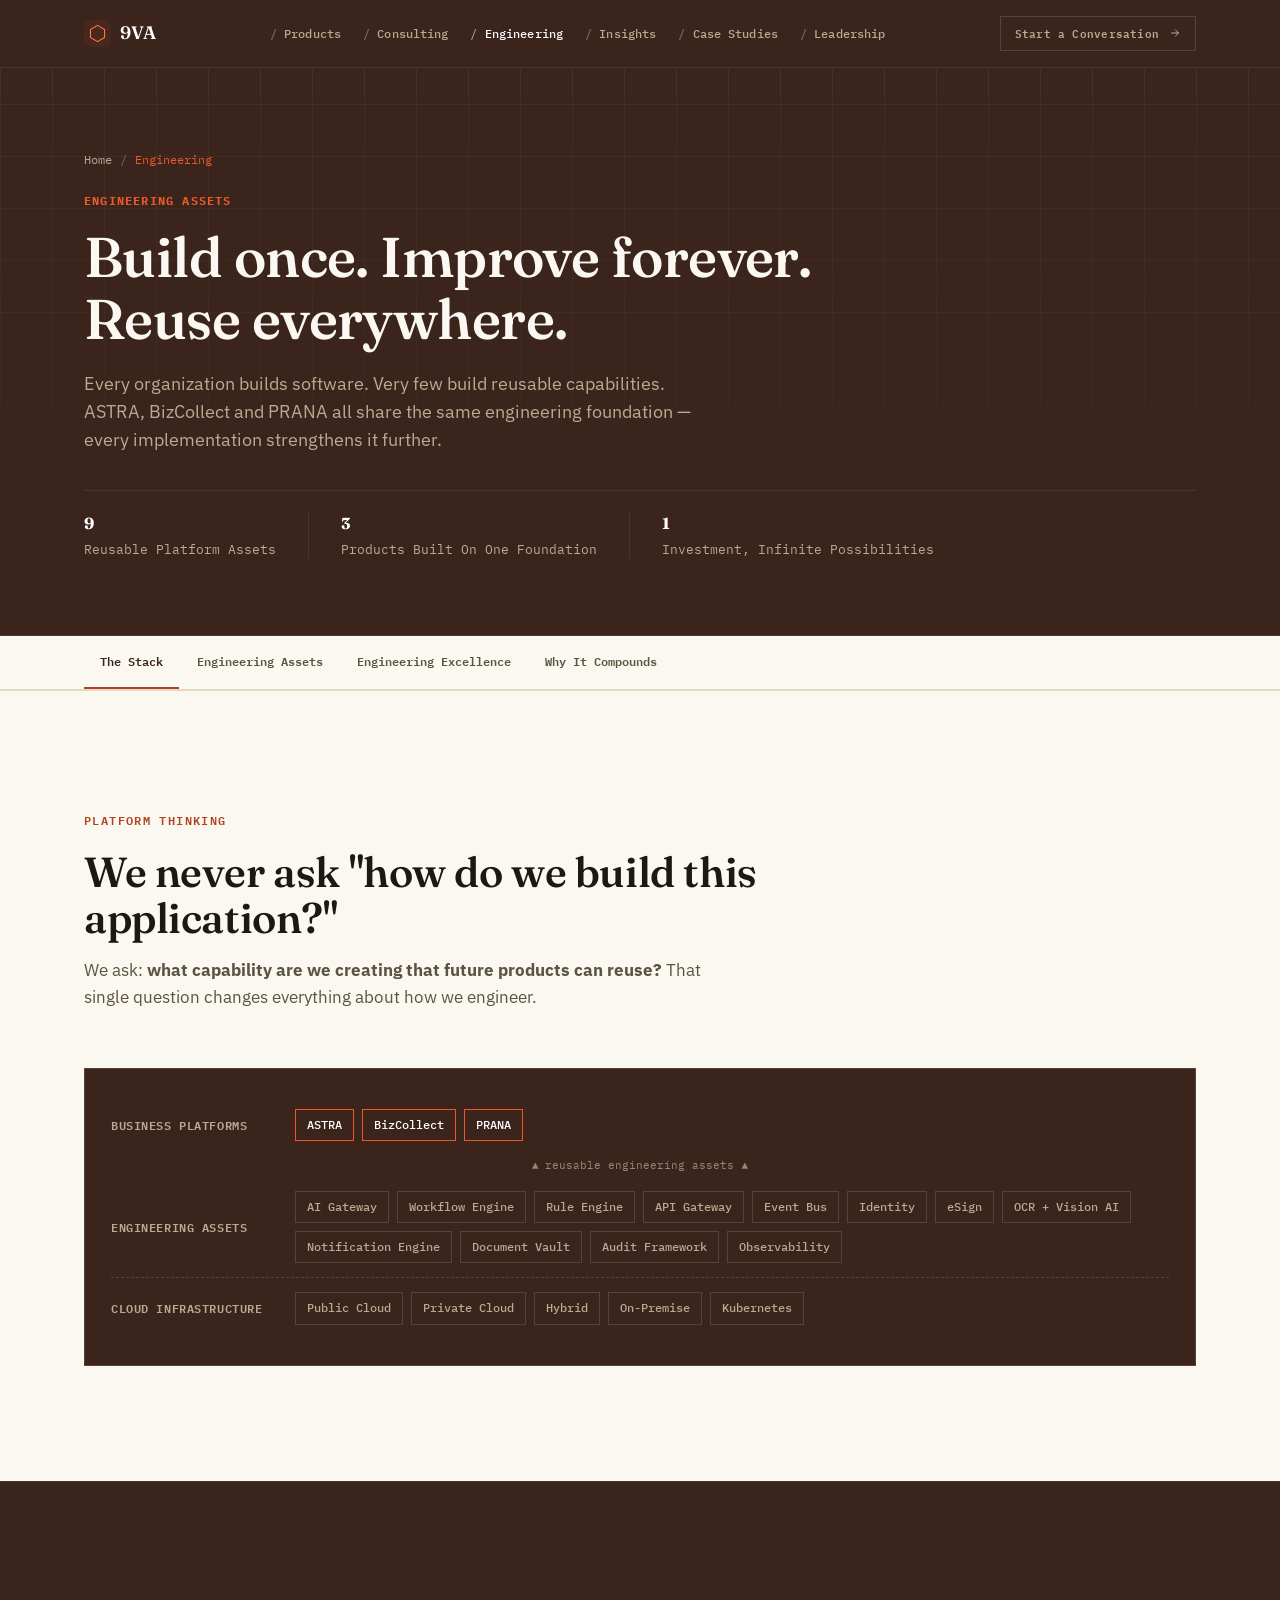
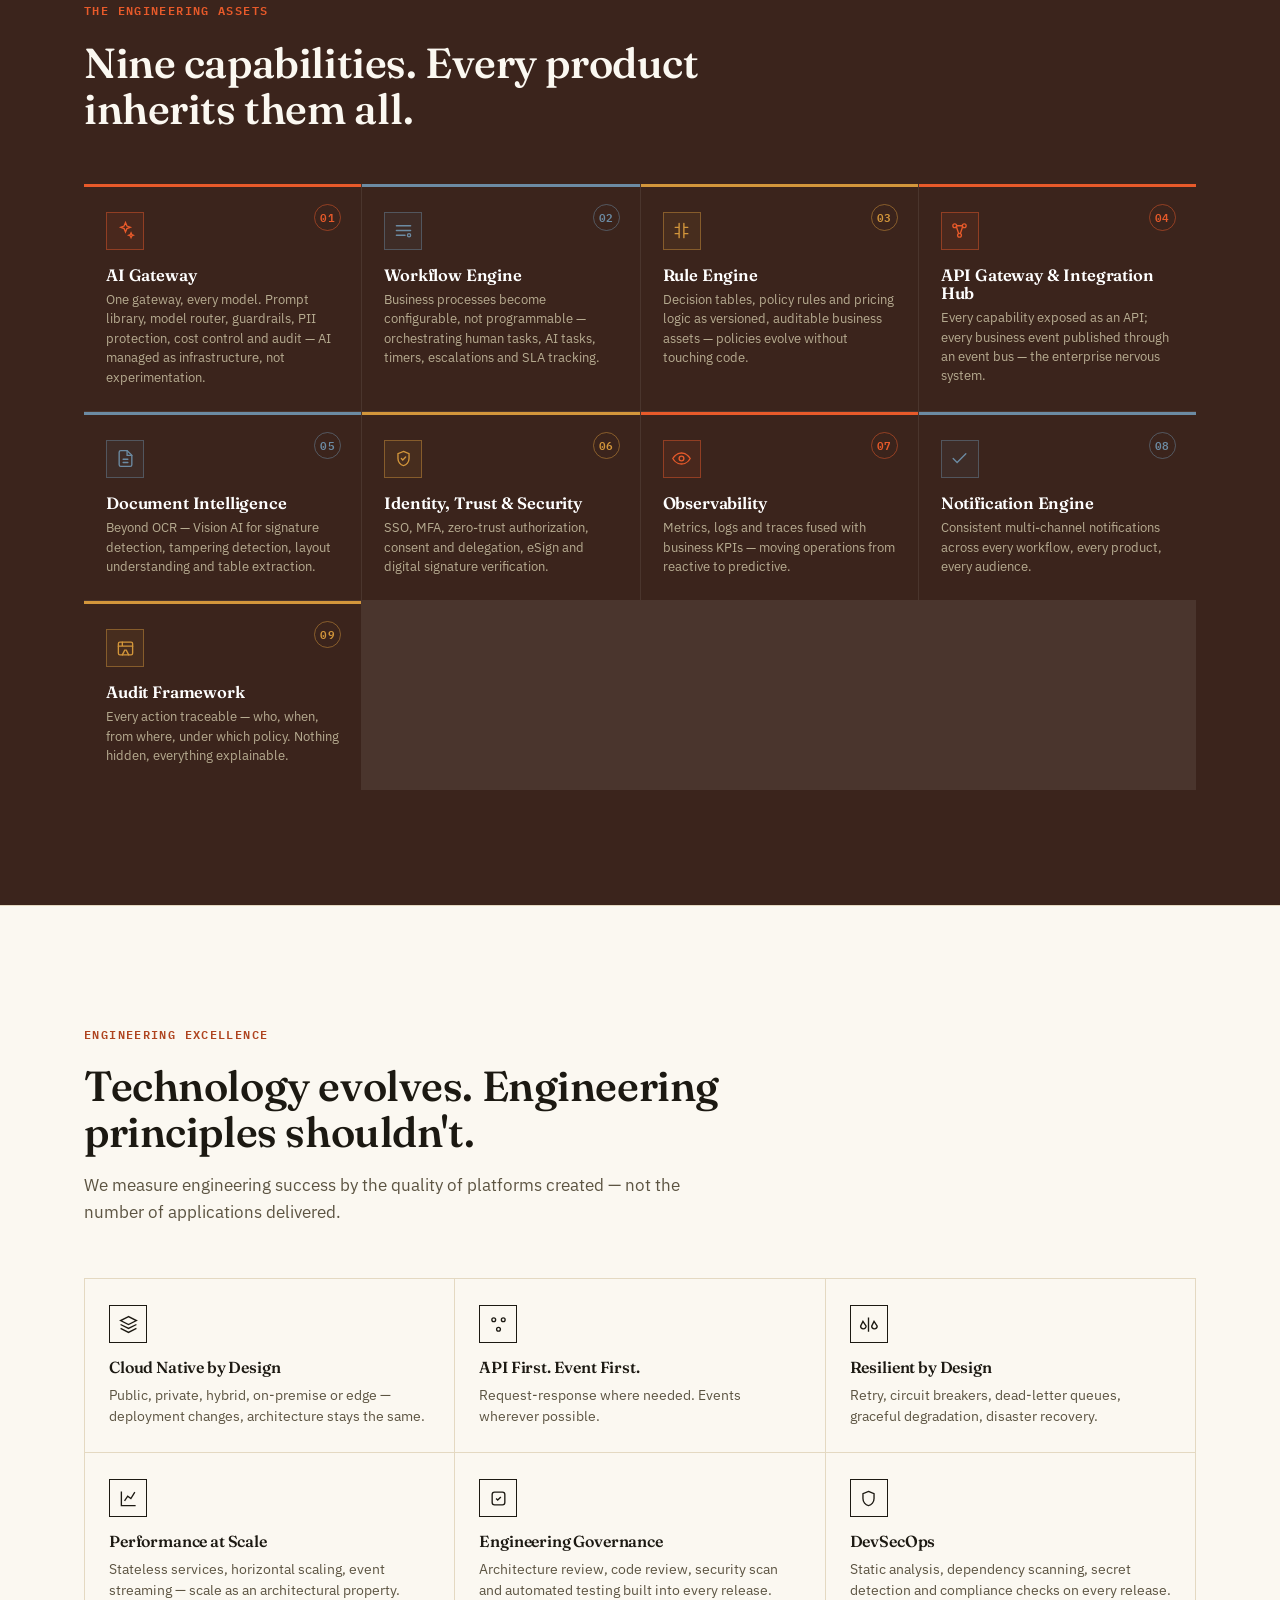
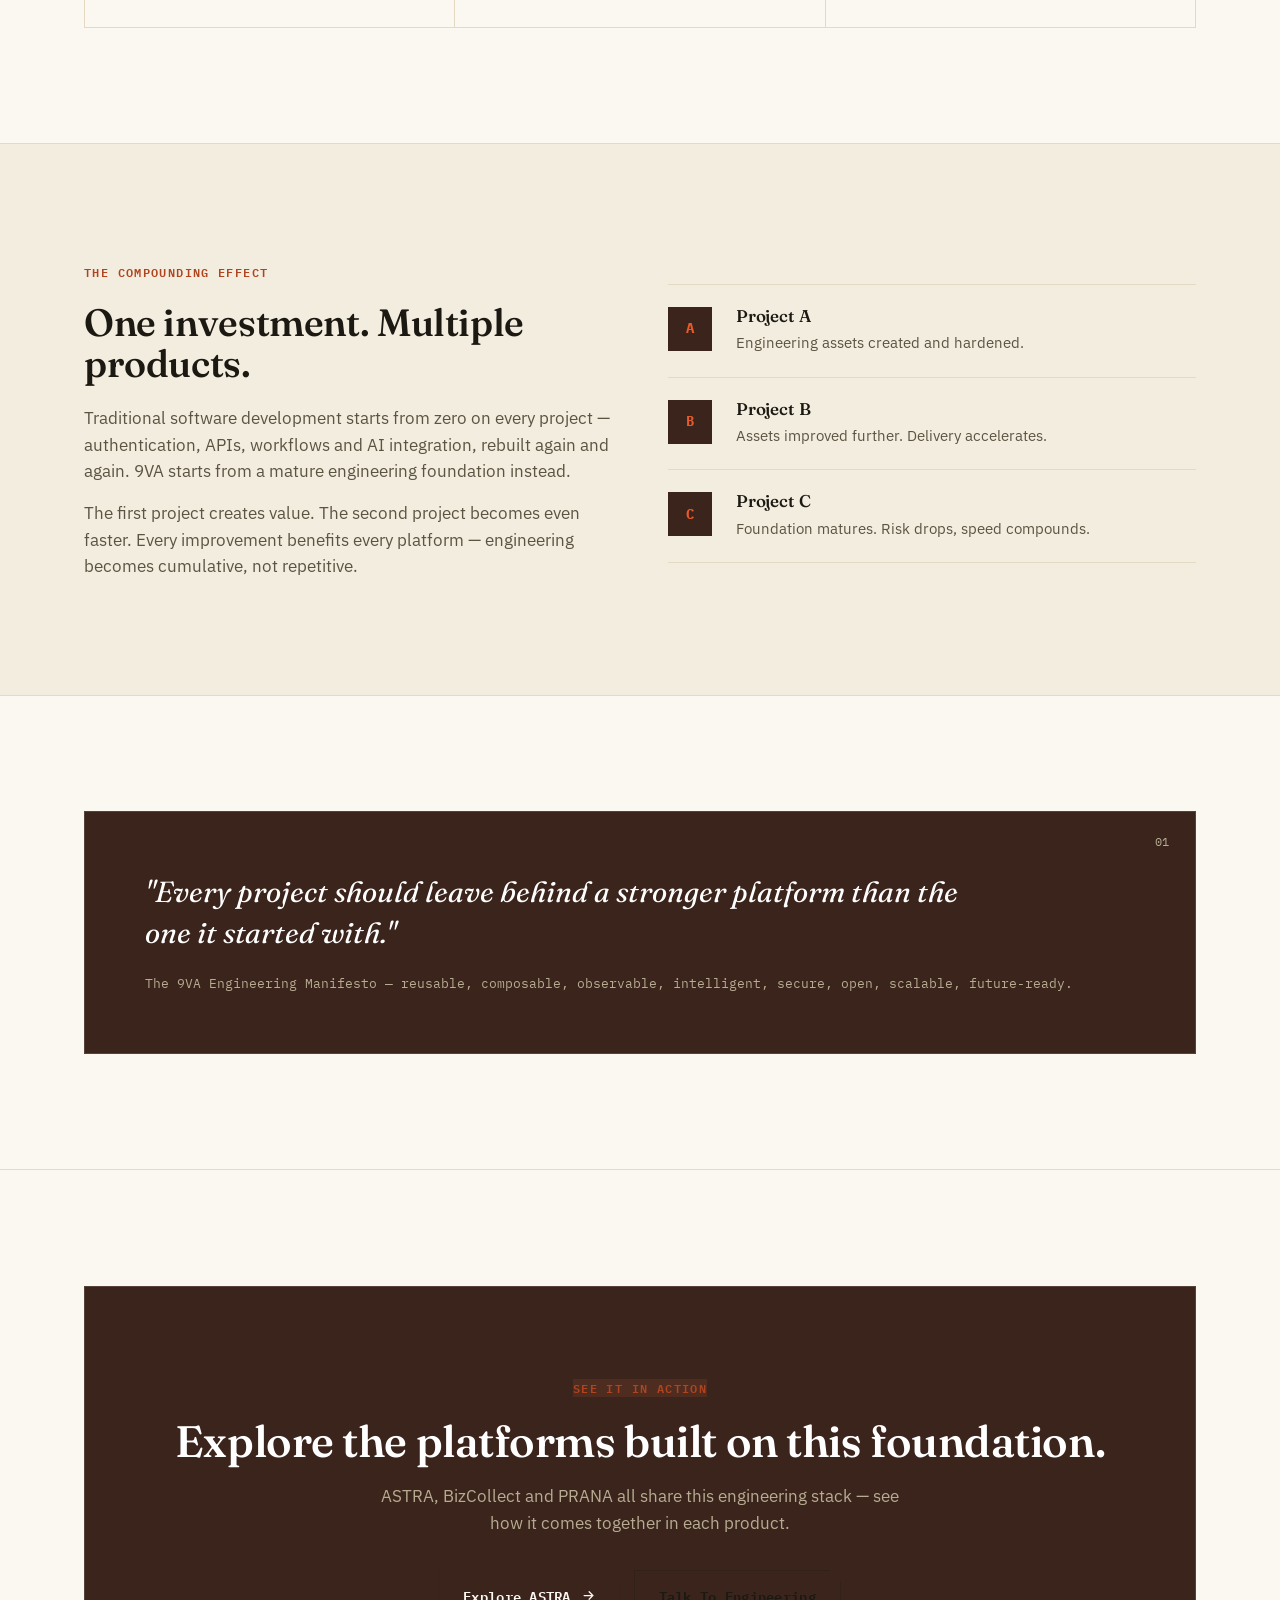
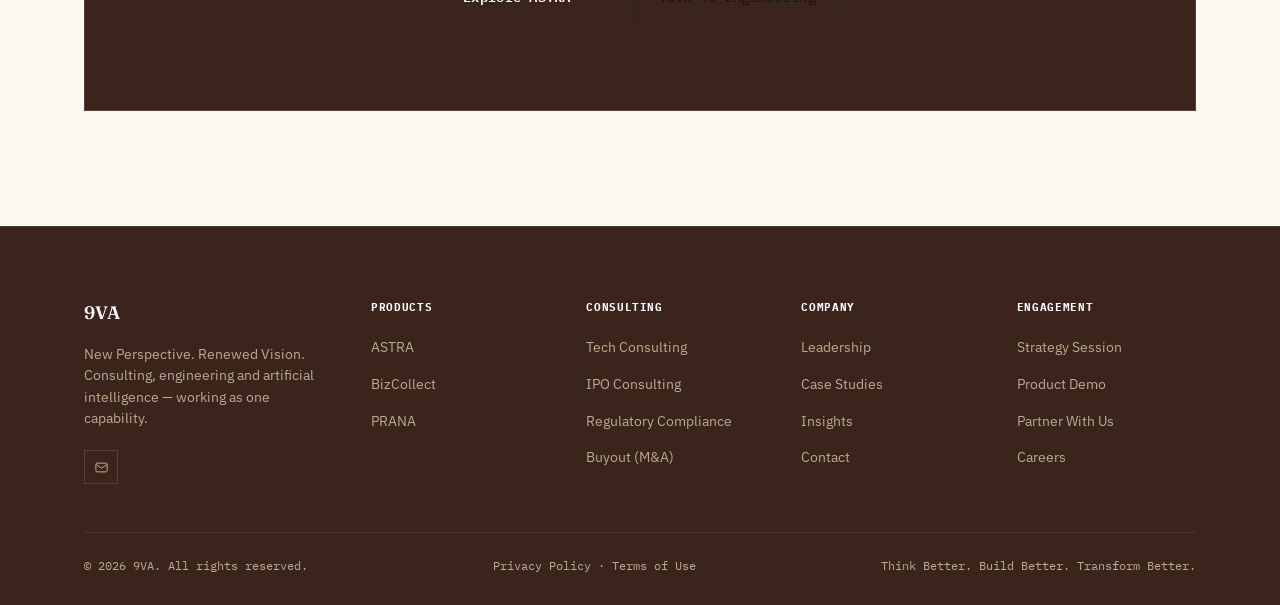
<file: engineering.html>
<!DOCTYPE html>
<html lang="en">
<head>
<meta charset="UTF-8">
<meta name="viewport" content="width=device-width, initial-scale=1.0">
<title>Engineering Assets — 9VA</title>
<meta name="description" content="Reusable enterprise building blocks behind ASTRA, BizCollect and PRANA: AI Gateway, Workflow Engine, Rule Engine, API Gateway, Document Intelligence, Identity &amp; Trust, Observability.">
<link rel="icon" type="image/svg+xml" href="assets/img/favicon.svg">
<link rel="icon" type="image/png" sizes="32x32" href="assets/img/favicon-32.png">
<link rel="icon" type="image/png" sizes="16x16" href="assets/img/favicon-16.png">
<link rel="apple-touch-icon" href="assets/img/apple-touch-icon.png">
<link rel="preconnect" href="https://fonts.googleapis.com">
<link rel="preconnect" href="https://fonts.gstatic.com" crossorigin>
<link href="https://fonts.googleapis.com/css2?family=Fraunces:ital,opsz,wght@0,9..144,500;0,9..144,600;0,9..144,700;1,9..144,500&family=IBM+Plex+Mono:wght@500;600;700&family=IBM+Plex+Sans:wght@400;500;600;700&display=swap" rel="stylesheet">
<link rel="stylesheet" href="assets/css/style.css">
<link rel="canonical" href="https://9va.in/engineering.html">
<meta property="og:type" content="website">
<meta property="og:site_name" content="9VA">
<meta property="og:title" content="Engineering Assets — 9VA">
<meta property="og:description" content="Reusable enterprise building blocks behind ASTRA, BizCollect and PRANA: AI Gateway, Workflow Engine, Rule Engine, API Gateway, Document Intelligence, Identity &amp; Trust, Observability.">
<meta property="og:url" content="https://9va.in/engineering.html">
<meta property="og:image" content="https://9va.in/assets/img/og-image.png">
<meta property="og:image:width" content="1200">
<meta property="og:image:height" content="630">
<meta name="twitter:card" content="summary_large_image">
<meta name="twitter:title" content="Engineering Assets — 9VA">
<meta name="twitter:description" content="Reusable enterprise building blocks behind ASTRA, BizCollect and PRANA: AI Gateway, Workflow Engine, Rule Engine, API Gateway, Document Intelligence, Identity &amp; Trust, Observability.">
<meta name="twitter:image" content="https://9va.in/assets/img/og-image.png">
<script type="application/ld+json">{"@context": "https://schema.org", "@type": "Organization", "@id": "https://9va.in/#organization", "name": "9VA", "url": "https://9va.in/", "logo": "https://9va.in/assets/img/og-image.png", "description": "9VA fuses consulting, platform engineering and artificial intelligence into one capability, building ASTRA, BizCollect and PRANA on a shared foundation of reusable enterprise engineering assets.", "email": "hello@9va.in", "founder": [{"@type": "Person", "name": "Jitendra Gupta", "jobTitle": "Co-Founder & Partner"}, {"@type": "Person", "name": "Nilesh Shah", "jobTitle": "Co-Founder & Partner"}]}</script>
<script type="application/ld+json">{"@context": "https://schema.org", "@type": "BreadcrumbList", "itemListElement": [{"@type": "ListItem", "position": 1, "name": "Home", "item": "https://9va.in/"}, {"@type": "ListItem", "position": 2, "name": "Engineering", "item": "https://9va.in/engineering.html"}]}</script>
</head>
<body>
<a href="#main" class="skip-link">Skip to content</a>

<header class="nav scrolled">
  <div class="container">
    <a href="index.html" class="brand">
      <svg class="mark" viewBox="0 0 40 40" fill="none" aria-hidden="true"><rect width="40" height="40" rx="10" fill="#AF441F" fill-opacity="0.12"/><path d="M20 8l10.4 6v12L20 32 9.6 26V14z" stroke="#FF7A45" stroke-width="1.6"/></svg>
      <span>9VA<small>New Perspective. Renewed Vision.</small></span>
    </a>
    <nav class="nav-links">
      <a href="index.html#products">Products</a>
      <a href="consulting.html">Consulting</a>
      <a href="engineering.html" style="color:#fff">Engineering</a>
      <a href="insights.html">Insights</a>
      <a href="case-studies.html">Case Studies</a>
      <a href="leadership.html">Leadership</a>
    </nav>
    <div class="nav-actions">
      <a href="contact.html" class="btn btn-primary btn-sm">Start a Conversation
        <svg viewBox="0 0 24 24" fill="none" stroke="currentColor" stroke-width="2" stroke-linecap="round" aria-hidden="true"><path d="M5 12h14M13 6l6 6-6 6"/></svg>
      </a>
      <button class="nav-toggle" aria-label="Open menu"><svg viewBox="0 0 24 24" fill="none" stroke="currentColor" stroke-width="2" stroke-linecap="round" aria-hidden="true"><path d="M4 7h16M4 12h16M4 17h16"/></svg></button>
    </div>
  </div>
</header>

<div class="mobile-menu">
  <div class="mm-top"><span class="brand" style="font-size:18px">9VA</span>
    <button class="mm-close" aria-label="Close menu"><svg width="26" height="26" viewBox="0 0 24 24" fill="none" stroke="#fff" stroke-width="2" stroke-linecap="round" aria-hidden="true"><path d="M6 6l12 12M18 6L6 18"/></svg></button>
  </div>
  <a href="index.html#products">Products</a>
  <a href="consulting.html">Consulting</a>
  <a href="engineering.html">Engineering</a>
  <a href="insights.html">Insights</a>
  <a href="case-studies.html">Case Studies</a>
  <a href="leadership.html">Leadership</a>
  <a href="contact.html" class="btn btn-primary">Start a Conversation</a>
</div>

<section class="subhero" id="main">
  <div class="hero-grid"></div>
  <div class="container">
    <div class="breadcrumb"><a href="index.html">Home</a><span class="sep">/</span><span class="current">Engineering</span></div>
    <div class="subhero-tag">Engineering Assets</div>
    <h1>Build once. Improve forever. Reuse everywhere.</h1>
    <p class="lead">Every organization builds software. Very few build reusable capabilities. ASTRA, BizCollect and PRANA all share the same engineering foundation — every implementation strengthens it further.</p>
    <div class="subhero-meta">
      <div><b>9</b>Reusable Platform Assets</div>
      <div><b>3</b>Products Built On One Foundation</div>
      <div><b>1</b>Investment, Infinite Possibilities</div>
    </div>
  </div>
</section>

<nav class="subnav">
  <div class="container">
    <a href="#stack" class="active">The Stack</a>
    <a href="#assets">Engineering Assets</a>
    <a href="#principles">Engineering Excellence</a>
    <a href="#compounding">Why It Compounds</a>
  </div>
</nav>

<section class="section" id="stack">
  <div class="container">
    <div class="section-head reveal">
      <div class="eyebrow">Platform Thinking</div>
      <h2>We never ask "how do we build this application?"</h2>
      <p>We ask: <b>what capability are we creating that future products can reuse?</b> That single question changes everything about how we engineer.</p>
    </div>
    <div class="stack-diagram reveal" style="background:var(--ink);color:#fff">
      <div class="stack-row top">
        <div class="stack-label">Business Platforms</div>
        <div class="stack-chips"><span class="chip">ASTRA</span><span class="chip">BizCollect</span><span class="chip">PRANA</span></div>
      </div>
      <div class="stack-arrow">▲ reusable engineering assets ▲</div>
      <div class="stack-row">
        <div class="stack-label">Engineering Assets</div>
        <div class="stack-chips">
          <span class="chip">AI Gateway</span><span class="chip">Workflow Engine</span><span class="chip">Rule Engine</span><span class="chip">API Gateway</span><span class="chip">Event Bus</span><span class="chip">Identity</span><span class="chip">eSign</span><span class="chip">OCR + Vision AI</span><span class="chip">Notification Engine</span><span class="chip">Document Vault</span><span class="chip">Audit Framework</span><span class="chip">Observability</span>
        </div>
      </div>
      <div class="stack-row">
        <div class="stack-label">Cloud Infrastructure</div>
        <div class="stack-chips"><span class="chip">Public Cloud</span><span class="chip">Private Cloud</span><span class="chip">Hybrid</span><span class="chip">On-Premise</span><span class="chip">Kubernetes</span></div>
      </div>
    </div>
  </div>
</section>

<section class="section section-dark" id="assets">
  <div class="container">
    <div class="section-head reveal">
      <div class="eyebrow">The Engineering Assets</div>
      <h2>Nine capabilities. Every product inherits them all.</h2>
    </div>
    <div class="assets-grid">
      <div class="asset-card reveal">
        <div class="a-icon"><svg viewBox="0 0 24 24" fill="none" stroke="currentColor" stroke-width="1.7" stroke-linecap="round" aria-hidden="true"><path d="M12 2l1.8 4.4L18 8l-4.2 1.6L12 14l-1.8-4.4L6 8l4.2-1.6z"/><path d="M19 15l.9 2.1L22 18l-2.1.9L19 21l-.9-2.1L16 18l2.1-.9z"/></svg></div>
        <h4>AI Gateway</h4>
        <p>One gateway, every model. Prompt library, model router, guardrails, PII protection, cost control and audit — AI managed as infrastructure, not experimentation.</p>
      </div>
      <div class="asset-card reveal">
        <div class="a-icon"><svg viewBox="0 0 24 24" fill="none" stroke="currentColor" stroke-width="1.7" stroke-linecap="round" aria-hidden="true"><path d="M3 6h18M3 12h18M3 18h11"/><circle cx="19" cy="18" r="2"/></svg></div>
        <h4>Workflow Engine</h4>
        <p>Business processes become configurable, not programmable — orchestrating human tasks, AI tasks, timers, escalations and SLA tracking.</p>
      </div>
      <div class="asset-card reveal">
        <div class="a-icon"><svg viewBox="0 0 24 24" fill="none" stroke="currentColor" stroke-width="1.7" stroke-linecap="round" aria-hidden="true"><path d="M9 3v18M4 8h5M4 16h5M15 3v18M15 8h5M15 16h5"/></svg></div>
        <h4>Rule Engine</h4>
        <p>Decision tables, policy rules and pricing logic as versioned, auditable business assets — policies evolve without touching code.</p>
      </div>
      <div class="asset-card reveal">
        <div class="a-icon"><svg viewBox="0 0 24 24" fill="none" stroke="currentColor" stroke-width="1.7" stroke-linecap="round" aria-hidden="true"><circle cx="6" cy="6" r="2.4"/><circle cx="18" cy="6" r="2.4"/><circle cx="12" cy="18" r="2.4"/><path d="M8 7l3 9M16 7l-3 9M8.4 6h7.2"/></svg></div>
        <h4>API Gateway &amp; Integration Hub</h4>
        <p>Every capability exposed as an API; every business event published through an event bus — the enterprise nervous system.</p>
      </div>
      <div class="asset-card reveal">
        <div class="a-icon"><svg viewBox="0 0 24 24" fill="none" stroke="currentColor" stroke-width="1.7" stroke-linecap="round" aria-hidden="true"><path d="M14 2H6a2 2 0 00-2 2v16a2 2 0 002 2h12a2 2 0 002-2V8z"/><path d="M14 2v6h6M9 13h6M9 17h6"/></svg></div>
        <h4>Document Intelligence</h4>
        <p>Beyond OCR — Vision AI for signature detection, tampering detection, layout understanding and table extraction.</p>
      </div>
      <div class="asset-card reveal">
        <div class="a-icon"><svg viewBox="0 0 24 24" fill="none" stroke="currentColor" stroke-width="1.7" stroke-linecap="round" aria-hidden="true"><path d="M12 3l7 3v6c0 4.4-3 8.4-7 9-4-.6-7-4.6-7-9V6z"/><path d="M9.3 12l1.8 1.8 3.6-3.6"/></svg></div>
        <h4>Identity, Trust &amp; Security</h4>
        <p>SSO, MFA, zero-trust authorization, consent and delegation, eSign and digital signature verification.</p>
      </div>
      <div class="asset-card reveal">
        <div class="a-icon"><svg viewBox="0 0 24 24" fill="none" stroke="currentColor" stroke-width="1.7" stroke-linecap="round" aria-hidden="true"><path d="M1 12s4-7 11-7 11 7 11 7-4 7-11 7-11-7-11-7z"/><circle cx="12" cy="12" r="3"/></svg></div>
        <h4>Observability</h4>
        <p>Metrics, logs and traces fused with business KPIs — moving operations from reactive to predictive.</p>
      </div>
      <div class="asset-card reveal">
        <div class="a-icon"><svg viewBox="0 0 24 24" fill="none" stroke="currentColor" stroke-width="1.7" stroke-linecap="round" aria-hidden="true"><path d="M20 6L9 17l-5-5"/></svg></div>
        <h4>Notification Engine</h4>
        <p>Consistent multi-channel notifications across every workflow, every product, every audience.</p>
      </div>
      <div class="asset-card reveal">
        <div class="a-icon"><svg viewBox="0 0 24 24" fill="none" stroke="currentColor" stroke-width="1.7" stroke-linecap="round" aria-hidden="true"><rect x="3" y="4" width="18" height="16" rx="2"/><path d="M3 9h18M8 4v5M8 20l3-6h2l3 6"/></svg></div>
        <h4>Audit Framework</h4>
        <p>Every action traceable — who, when, from where, under which policy. Nothing hidden, everything explainable.</p>
      </div>
    </div>
  </div>
</section>

<section class="section" id="principles">
  <div class="container">
    <div class="section-head reveal">
      <div class="eyebrow">Engineering Excellence</div>
      <h2>Technology evolves. Engineering principles shouldn't.</h2>
      <p>We measure engineering success by the quality of platforms created — not the number of applications delivered.</p>
    </div>
    <div class="cap-grid">
      <div class="cap-card reveal">
        <div class="a-icon"><svg viewBox="0 0 24 24" fill="none" stroke="currentColor" stroke-width="1.7" aria-hidden="true"><path d="M12 2L2 7l10 5 10-5-10-5zM2 17l10 5 10-5M2 12l10 5 10-5"/></svg></div>
        <h4>Cloud Native by Design</h4><p>Public, private, hybrid, on-premise or edge — deployment changes, architecture stays the same.</p>
      </div>
      <div class="cap-card reveal">
        <div class="a-icon"><svg viewBox="0 0 24 24" fill="none" stroke="currentColor" stroke-width="1.7" aria-hidden="true"><circle cx="6" cy="6" r="2.4"/><circle cx="18" cy="6" r="2.4"/><circle cx="12" cy="18" r="2.4"/></svg></div>
        <h4>API First. Event First.</h4><p>Request-response where needed. Events wherever possible.</p>
      </div>
      <div class="cap-card reveal">
        <div class="a-icon"><svg viewBox="0 0 24 24" fill="none" stroke="currentColor" stroke-width="1.7" aria-hidden="true"><path d="M12 3v18M5 8l-3 6a3.5 3.5 0 007 0zM19 8l-3 6a3.5 3.5 0 007 0z"/></svg></div>
        <h4>Resilient by Design</h4><p>Retry, circuit breakers, dead-letter queues, graceful degradation, disaster recovery.</p>
      </div>
      <div class="cap-card reveal">
        <div class="a-icon"><svg viewBox="0 0 24 24" fill="none" stroke="currentColor" stroke-width="1.7" aria-hidden="true"><path d="M3 3v18h18M7 15l4-6 4 3 5-8"/></svg></div>
        <h4>Performance at Scale</h4><p>Stateless services, horizontal scaling, event streaming — scale as an architectural property.</p>
      </div>
      <div class="cap-card reveal">
        <div class="a-icon"><svg viewBox="0 0 24 24" fill="none" stroke="currentColor" stroke-width="1.7" aria-hidden="true"><rect x="4" y="4" width="16" height="16" rx="3"/><path d="M9 12l2 2 4-4"/></svg></div>
        <h4>Engineering Governance</h4><p>Architecture review, code review, security scan and automated testing built into every release.</p>
      </div>
      <div class="cap-card reveal">
        <div class="a-icon"><svg viewBox="0 0 24 24" fill="none" stroke="currentColor" stroke-width="1.7" aria-hidden="true"><path d="M12 3l7 3v6c0 4.4-3 8.4-7 9-4-.6-7-4.6-7-9V6z"/></svg></div>
        <h4>DevSecOps</h4><p>Static analysis, dependency scanning, secret detection and compliance checks on every release.</p>
      </div>
    </div>
  </div>
</section>

<section class="section section-tint" id="compounding">
  <div class="container">
    <div class="split reveal">
      <div>
        <div class="eyebrow">The Compounding Effect</div>
        <h2 style="font-size:clamp(26px,3.4vw,38px);margin-bottom:20px">One investment. Multiple products.</h2>
        <p style="color:var(--text-2);font-size:16.5px;margin-bottom:16px">Traditional software development starts from zero on every project — authentication, APIs, workflows and AI integration, rebuilt again and again. 9VA starts from a mature engineering foundation instead.</p>
        <p style="color:var(--text-2);font-size:16.5px">The first project creates value. The second project becomes even faster. Every improvement benefits every platform — engineering becomes cumulative, not repetitive.</p>
      </div>
      <div class="timeline">
        <div class="tl-item"><div class="tl-dot">A</div><div><h4>Project A</h4><p>Engineering assets created and hardened.</p></div></div>
        <div class="tl-item"><div class="tl-dot">B</div><div><h4>Project B</h4><p>Assets improved further. Delivery accelerates.</p></div></div>
        <div class="tl-item"><div class="tl-dot">C</div><div><h4>Project C</h4><p>Foundation matures. Risk drops, speed compounds.</p></div></div>
      </div>
    </div>
  </div>
</section>

<section class="section">
  <div class="container">
    <div class="quote-banner reveal">
      <p>"Every project should leave behind a stronger platform than the one it started with."</p>
      <span>The 9VA Engineering Manifesto — reusable, composable, observable, intelligent, secure, open, scalable, future-ready.</span>
    </div>
  </div>
</section>

<section class="section">
  <div class="container">
    <div class="cta-band reveal">
      <div class="eyebrow" style="background:rgba(255, 122, 69,.1)">See It In Action</div>
      <h2>Explore the platforms built on this foundation.</h2>
      <p>ASTRA, BizCollect and PRANA all share this engineering stack — see how it comes together in each product.</p>
      <div class="cta-actions">
        <a href="astra.html" class="btn btn-primary">Explore ASTRA
          <svg viewBox="0 0 24 24" fill="none" stroke="currentColor" stroke-width="2" stroke-linecap="round" aria-hidden="true"><path d="M5 12h14M13 6l6 6-6 6"/></svg>
        </a>
        <a href="contact.html" class="btn btn-ghost">Talk To Engineering</a>
      </div>
    </div>
  </div>
</section>

<footer class="footer">
  <div class="container">
    <div class="footer-top">
      <div class="footer-brand">
        <span class="brand" style="color:#fff">9VA</span>
        <p>New Perspective. Renewed Vision. Consulting, engineering and artificial intelligence — working as one capability.</p>
        <div class="social-row">
          <a href="contact.html" aria-label="Email"><svg viewBox="0 0 24 24" fill="none" stroke="currentColor" stroke-width="1.6" aria-hidden="true"><rect x="3" y="5" width="18" height="14" rx="2"/><path d="M3 7l9 6 9-6"/></svg></a>
        </div>
      </div>
      <div class="footer-col"><h5>Products</h5><ul><li><a href="astra.html">ASTRA</a></li><li><a href="bizcollect.html">BizCollect</a></li><li><a href="prana.html">PRANA</a></li></ul></div>
      <div class="footer-col"><h5>Consulting</h5><ul><li><a href="consulting.html#tech">Tech Consulting</a></li><li><a href="consulting.html#ipo">IPO Consulting</a></li><li><a href="consulting.html#regulatory">Regulatory Compliance</a></li><li><a href="consulting.html#buyout">Buyout (M&amp;A)</a></li></ul></div>
      <div class="footer-col"><h5>Company</h5><ul><li><a href="leadership.html">Leadership</a></li><li><a href="case-studies.html">Case Studies</a></li><li><a href="insights.html">Insights</a></li><li><a href="contact.html">Contact</a></li></ul></div>
      <div class="footer-col"><h5>Engagement</h5><ul><li><a href="contact.html">Strategy Session</a></li><li><a href="contact.html">Product Demo</a></li><li><a href="contact.html">Partner With Us</a></li><li><a href="contact.html">Careers</a></li></ul></div>
    </div>
    <div class="footer-bottom">
      <span>© <span data-year>2026</span> 9VA. All rights reserved.</span>
      <span><a href="privacy.html" style="color:inherit">Privacy Policy</a> · <a href="terms.html" style="color:inherit">Terms of Use</a></span>
      <span>Think Better. Build Better. Transform Better.</span>
    </div>
  </div>
</footer>

<script src="assets/js/main.js"></script>
</body>
</html>
</file>
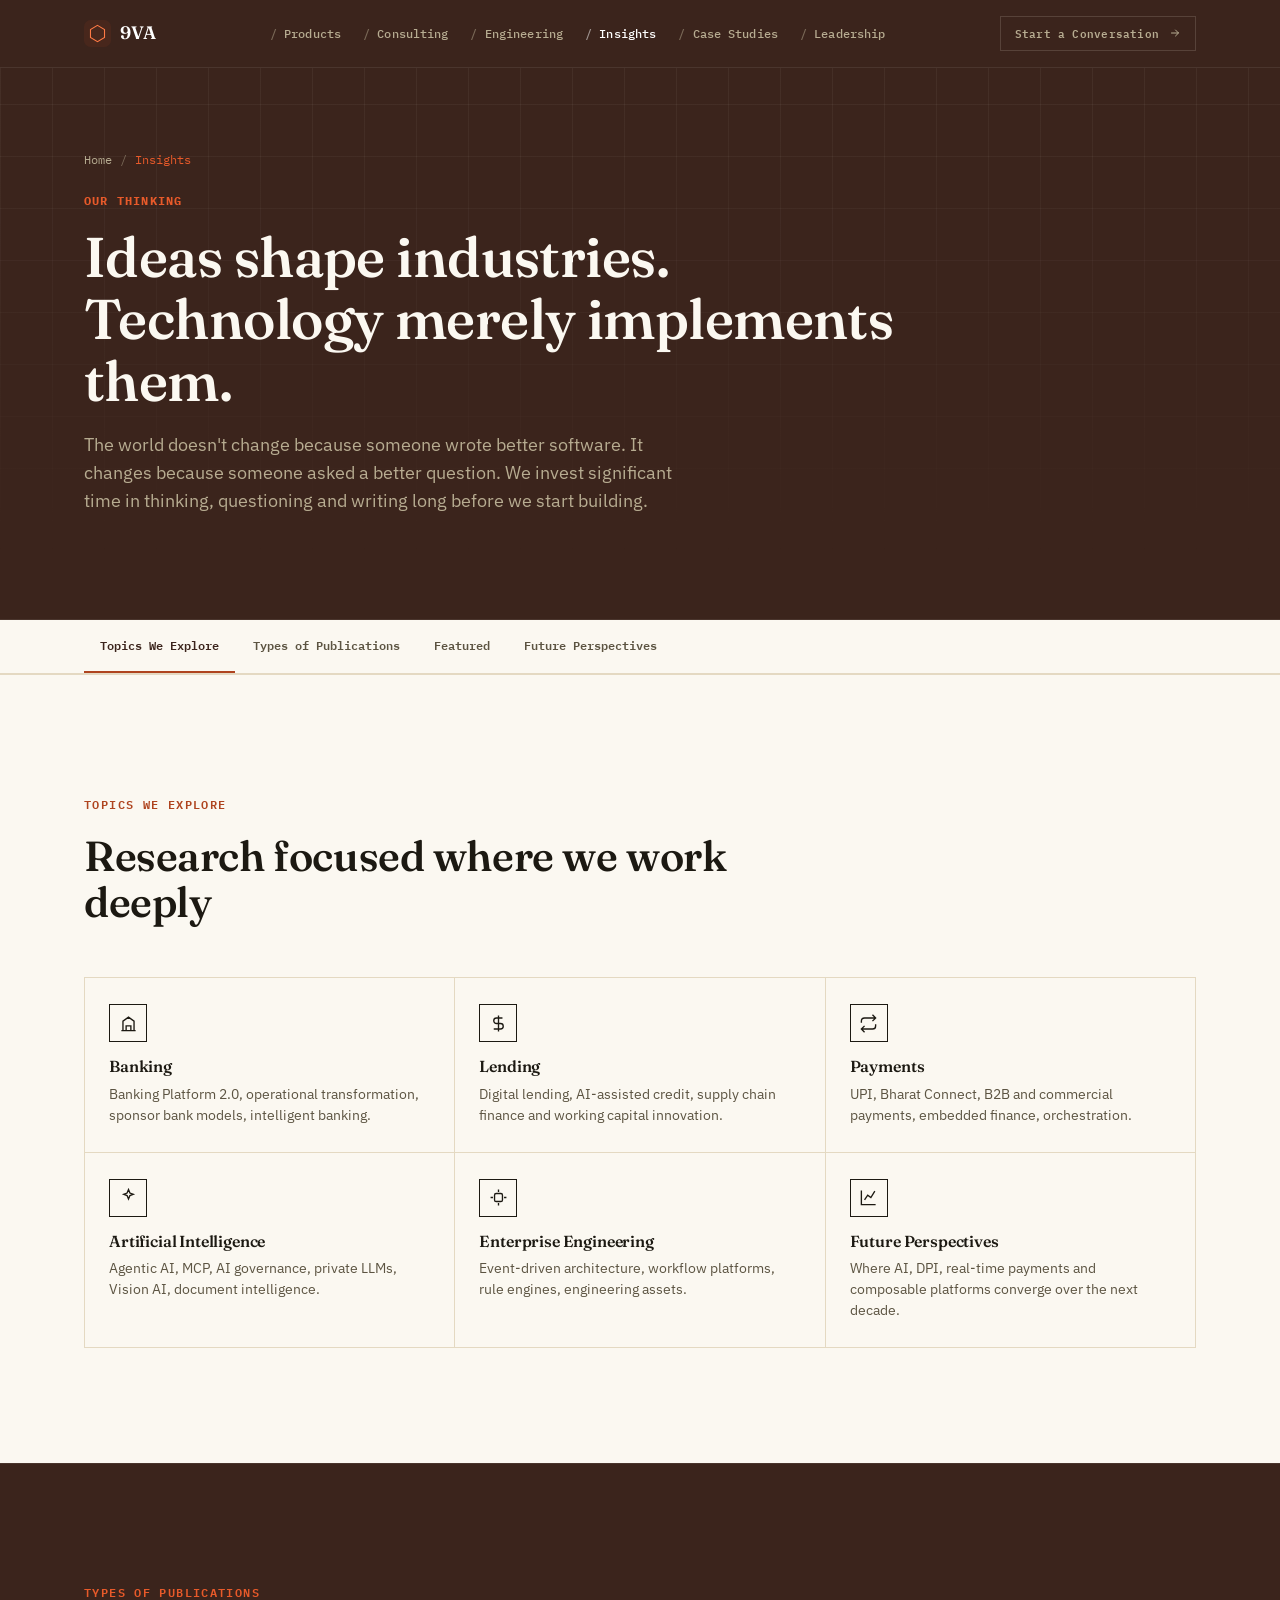
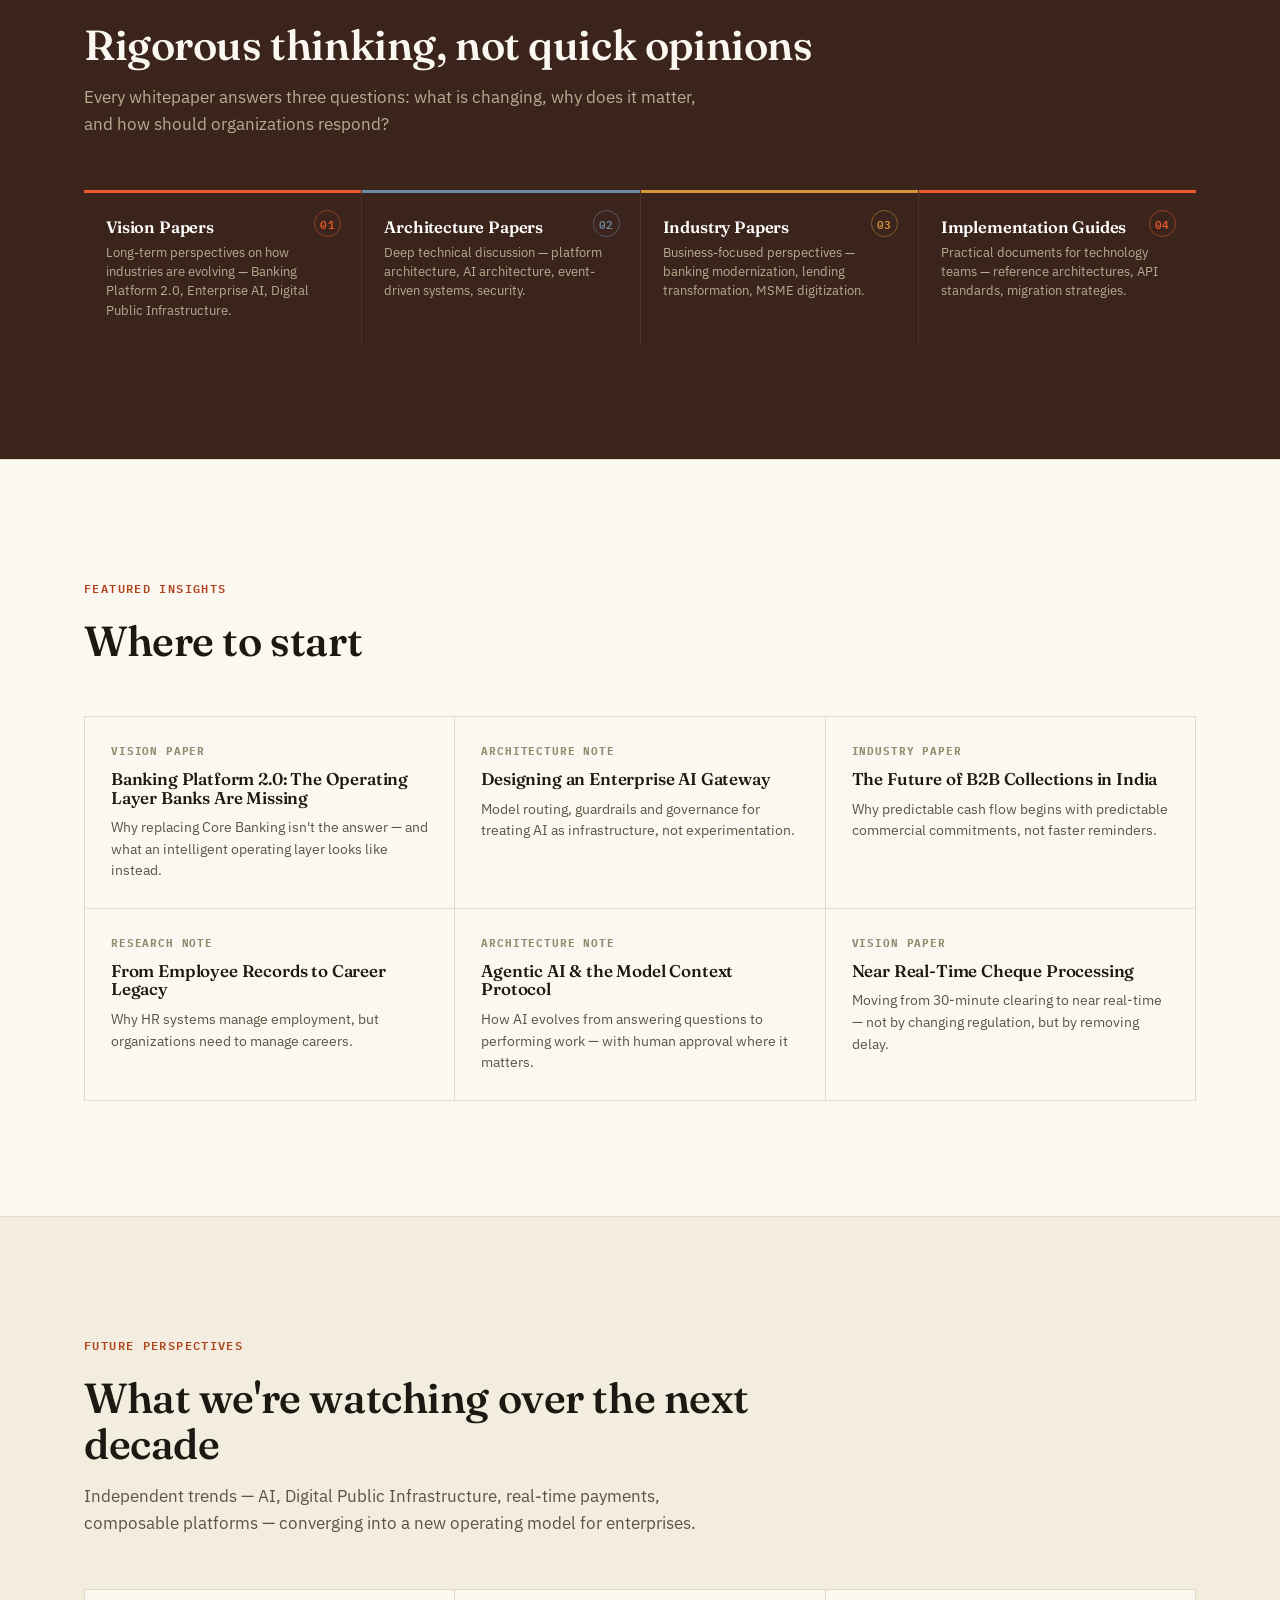
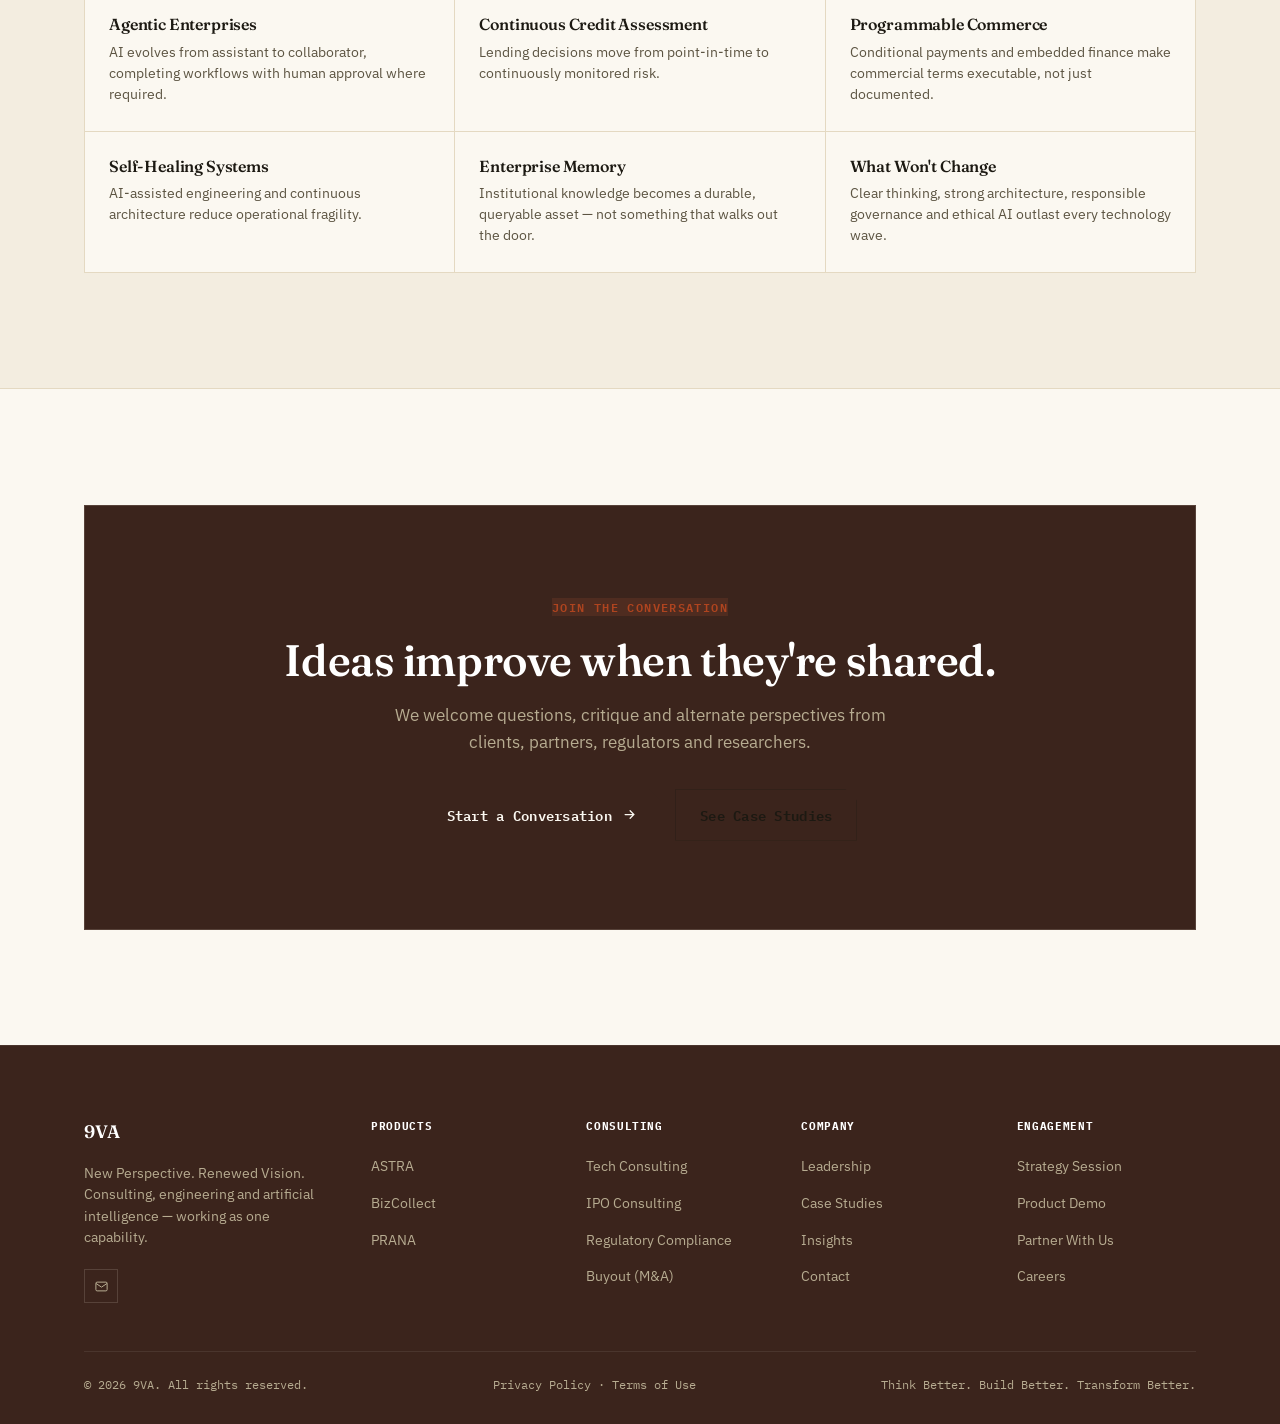
<file: insights.html>
<!DOCTYPE html>
<html lang="en">
<head>
<meta charset="UTF-8">
<meta name="viewport" content="width=device-width, initial-scale=1.0">
<title>Our Thinking / Insights — 9VA</title>
<meta name="description" content="Whitepapers, research and future perspectives on Banking, Lending, Payments, Enterprise AI and Engineering — published to move the industry forward.">
<link rel="icon" type="image/svg+xml" href="assets/img/favicon.svg">
<link rel="icon" type="image/png" sizes="32x32" href="assets/img/favicon-32.png">
<link rel="icon" type="image/png" sizes="16x16" href="assets/img/favicon-16.png">
<link rel="apple-touch-icon" href="assets/img/apple-touch-icon.png">
<link rel="preconnect" href="https://fonts.googleapis.com">
<link rel="preconnect" href="https://fonts.gstatic.com" crossorigin>
<link href="https://fonts.googleapis.com/css2?family=Fraunces:ital,opsz,wght@0,9..144,500;0,9..144,600;0,9..144,700;1,9..144,500&family=IBM+Plex+Mono:wght@500;600;700&family=IBM+Plex+Sans:wght@400;500;600;700&display=swap" rel="stylesheet">
<link rel="stylesheet" href="assets/css/style.css">
<link rel="canonical" href="https://9va.in/insights.html">
<meta property="og:type" content="website">
<meta property="og:site_name" content="9VA">
<meta property="og:title" content="Our Thinking / Insights — 9VA">
<meta property="og:description" content="Whitepapers, research and future perspectives on Banking, Lending, Payments, Enterprise AI and Engineering — published to move the industry forward.">
<meta property="og:url" content="https://9va.in/insights.html">
<meta property="og:image" content="https://9va.in/assets/img/og-image.png">
<meta property="og:image:width" content="1200">
<meta property="og:image:height" content="630">
<meta name="twitter:card" content="summary_large_image">
<meta name="twitter:title" content="Our Thinking / Insights — 9VA">
<meta name="twitter:description" content="Whitepapers, research and future perspectives on Banking, Lending, Payments, Enterprise AI and Engineering — published to move the industry forward.">
<meta name="twitter:image" content="https://9va.in/assets/img/og-image.png">
<script type="application/ld+json">{"@context": "https://schema.org", "@type": "Organization", "@id": "https://9va.in/#organization", "name": "9VA", "url": "https://9va.in/", "logo": "https://9va.in/assets/img/og-image.png", "description": "9VA fuses consulting, platform engineering and artificial intelligence into one capability, building ASTRA, BizCollect and PRANA on a shared foundation of reusable enterprise engineering assets.", "email": "hello@9va.in", "founder": [{"@type": "Person", "name": "Jitendra Gupta", "jobTitle": "Co-Founder & Partner"}, {"@type": "Person", "name": "Nilesh Shah", "jobTitle": "Co-Founder & Partner"}]}</script>
<script type="application/ld+json">{"@context": "https://schema.org", "@type": "BreadcrumbList", "itemListElement": [{"@type": "ListItem", "position": 1, "name": "Home", "item": "https://9va.in/"}, {"@type": "ListItem", "position": 2, "name": "Insights", "item": "https://9va.in/insights.html"}]}</script>
</head>
<body>
<a href="#main" class="skip-link">Skip to content</a>

<header class="nav scrolled">
  <div class="container">
    <a href="index.html" class="brand">
      <svg class="mark" viewBox="0 0 40 40" fill="none" aria-hidden="true"><rect width="40" height="40" rx="10" fill="#AF441F" fill-opacity="0.12"/><path d="M20 8l10.4 6v12L20 32 9.6 26V14z" stroke="#FF7A45" stroke-width="1.6"/></svg>
      <span>9VA<small>New Perspective. Renewed Vision.</small></span>
    </a>
    <nav class="nav-links">
      <a href="index.html#products">Products</a>
      <a href="consulting.html">Consulting</a>
      <a href="engineering.html">Engineering</a>
      <a href="insights.html" style="color:#fff">Insights</a>
      <a href="case-studies.html">Case Studies</a>
      <a href="leadership.html">Leadership</a>
    </nav>
    <div class="nav-actions">
      <a href="contact.html" class="btn btn-primary btn-sm">Start a Conversation
        <svg viewBox="0 0 24 24" fill="none" stroke="currentColor" stroke-width="2" stroke-linecap="round" aria-hidden="true"><path d="M5 12h14M13 6l6 6-6 6"/></svg>
      </a>
      <button class="nav-toggle" aria-label="Open menu"><svg viewBox="0 0 24 24" fill="none" stroke="currentColor" stroke-width="2" stroke-linecap="round" aria-hidden="true"><path d="M4 7h16M4 12h16M4 17h16"/></svg></button>
    </div>
  </div>
</header>

<div class="mobile-menu">
  <div class="mm-top"><span class="brand" style="font-size:18px">9VA</span>
    <button class="mm-close" aria-label="Close menu"><svg width="26" height="26" viewBox="0 0 24 24" fill="none" stroke="#fff" stroke-width="2" stroke-linecap="round" aria-hidden="true"><path d="M6 6l12 12M18 6L6 18"/></svg></button>
  </div>
  <a href="index.html#products">Products</a>
  <a href="consulting.html">Consulting</a>
  <a href="engineering.html">Engineering</a>
  <a href="insights.html">Insights</a>
  <a href="case-studies.html">Case Studies</a>
  <a href="leadership.html">Leadership</a>
  <a href="contact.html" class="btn btn-primary">Start a Conversation</a>
</div>

<section class="subhero" id="main">
  <div class="hero-grid"></div>
  <div class="container">
    <div class="breadcrumb"><a href="index.html">Home</a><span class="sep">/</span><span class="current">Insights</span></div>
    <div class="subhero-tag">Our Thinking</div>
    <h1>Ideas shape industries. Technology merely implements them.</h1>
    <p class="lead">The world doesn't change because someone wrote better software. It changes because someone asked a better question. We invest significant time in thinking, questioning and writing long before we start building.</p>
  </div>
</section>

<nav class="subnav">
  <div class="container">
    <a href="#topics" class="active">Topics We Explore</a>
    <a href="#types">Types of Publications</a>
    <a href="#featured">Featured</a>
    <a href="#future">Future Perspectives</a>
  </div>
</nav>

<section class="section" id="topics">
  <div class="container">
    <div class="section-head reveal">
      <div class="eyebrow">Topics We Explore</div>
      <h2>Research focused where we work deeply</h2>
    </div>
    <div class="cap-grid">
      <div class="cap-card reveal">
        <div class="a-icon"><svg viewBox="0 0 24 24" fill="none" stroke="currentColor" stroke-width="1.7" aria-hidden="true"><path d="M3 21h18M5 21V9l7-5 7 5v12M9 21v-6h6v6"/></svg></div>
        <h4>Banking</h4><p>Banking Platform 2.0, operational transformation, sponsor bank models, intelligent banking.</p>
      </div>
      <div class="cap-card reveal">
        <div class="a-icon"><svg viewBox="0 0 24 24" fill="none" stroke="currentColor" stroke-width="1.7" aria-hidden="true"><path d="M12 2v20M17 5H9.5a3.5 3.5 0 000 7h5a3.5 3.5 0 010 7H6"/></svg></div>
        <h4>Lending</h4><p>Digital lending, AI-assisted credit, supply chain finance and working capital innovation.</p>
      </div>
      <div class="cap-card reveal">
        <div class="a-icon"><svg viewBox="0 0 24 24" fill="none" stroke="currentColor" stroke-width="1.7" aria-hidden="true"><path d="M17 1l4 4-4 4M3 11V9a4 4 0 014-4h14M7 23l-4-4 4-4M21 13v2a4 4 0 01-4 4H3"/></svg></div>
        <h4>Payments</h4><p>UPI, Bharat Connect, B2B and commercial payments, embedded finance, orchestration.</p>
      </div>
      <div class="cap-card reveal">
        <div class="a-icon"><svg viewBox="0 0 24 24" fill="none" stroke="currentColor" stroke-width="1.7" aria-hidden="true"><path d="M12 2l1.8 4.4L18 8l-4.2 1.6L12 14l-1.8-4.4L6 8l4.2-1.6z"/></svg></div>
        <h4>Artificial Intelligence</h4><p>Agentic AI, MCP, AI governance, private LLMs, Vision AI, document intelligence.</p>
      </div>
      <div class="cap-card reveal">
        <div class="a-icon"><svg viewBox="0 0 24 24" fill="none" stroke="currentColor" stroke-width="1.7" aria-hidden="true"><rect x="7" y="7" width="10" height="10" rx="2"/><path d="M12 2v3M12 19v3M2 12h3M19 12h3"/></svg></div>
        <h4>Enterprise Engineering</h4><p>Event-driven architecture, workflow platforms, rule engines, engineering assets.</p>
      </div>
      <div class="cap-card reveal">
        <div class="a-icon"><svg viewBox="0 0 24 24" fill="none" stroke="currentColor" stroke-width="1.7" aria-hidden="true"><path d="M3 3v18h18M7 15l4-6 4 3 5-8"/></svg></div>
        <h4>Future Perspectives</h4><p>Where AI, DPI, real-time payments and composable platforms converge over the next decade.</p>
      </div>
    </div>
  </div>
</section>

<section class="section section-dark" id="types">
  <div class="container">
    <div class="section-head reveal">
      <div class="eyebrow">Types of Publications</div>
      <h2>Rigorous thinking, not quick opinions</h2>
      <p>Every whitepaper answers three questions: what is changing, why does it matter, and how should organizations respond?</p>
    </div>
    <div class="assets-grid">
      <div class="asset-card reveal"><h4>Vision Papers</h4><p>Long-term perspectives on how industries are evolving — Banking Platform 2.0, Enterprise AI, Digital Public Infrastructure.</p></div>
      <div class="asset-card reveal"><h4>Architecture Papers</h4><p>Deep technical discussion — platform architecture, AI architecture, event-driven systems, security.</p></div>
      <div class="asset-card reveal"><h4>Industry Papers</h4><p>Business-focused perspectives — banking modernization, lending transformation, MSME digitization.</p></div>
      <div class="asset-card reveal"><h4>Implementation Guides</h4><p>Practical documents for technology teams — reference architectures, API standards, migration strategies.</p></div>
    </div>
  </div>
</section>

<section class="section" id="featured">
  <div class="container">
    <div class="section-head reveal">
      <div class="eyebrow">Featured Insights</div>
      <h2>Where to start</h2>
    </div>
    <div class="insights-grid">
      <div class="insight-card reveal">
        <div class="insight-type">Vision Paper</div>
        <h4>Banking Platform 2.0: The Operating Layer Banks Are Missing</h4>
        <p>Why replacing Core Banking isn't the answer — and what an intelligent operating layer looks like instead.</p>
      </div>
      <div class="insight-card reveal">
        <div class="insight-type">Architecture Note</div>
        <h4>Designing an Enterprise AI Gateway</h4>
        <p>Model routing, guardrails and governance for treating AI as infrastructure, not experimentation.</p>
      </div>
      <div class="insight-card reveal">
        <div class="insight-type">Industry Paper</div>
        <h4>The Future of B2B Collections in India</h4>
        <p>Why predictable cash flow begins with predictable commercial commitments, not faster reminders.</p>
      </div>
      <div class="insight-card reveal">
        <div class="insight-type">Research Note</div>
        <h4>From Employee Records to Career Legacy</h4>
        <p>Why HR systems manage employment, but organizations need to manage careers.</p>
      </div>
      <div class="insight-card reveal">
        <div class="insight-type">Architecture Note</div>
        <h4>Agentic AI &amp; the Model Context Protocol</h4>
        <p>How AI evolves from answering questions to performing work — with human approval where it matters.</p>
      </div>
      <div class="insight-card reveal">
        <div class="insight-type">Vision Paper</div>
        <h4>Near Real-Time Cheque Processing</h4>
        <p>Moving from 30-minute clearing to near real-time — not by changing regulation, but by removing delay.</p>
      </div>
    </div>
  </div>
</section>

<section class="section section-tint" id="future">
  <div class="container">
    <div class="section-head reveal">
      <div class="eyebrow">Future Perspectives</div>
      <h2>What we're watching over the next decade</h2>
      <p>Independent trends — AI, Digital Public Infrastructure, real-time payments, composable platforms — converging into a new operating model for enterprises.</p>
    </div>
    <div class="cap-grid">
      <div class="cap-card reveal"><h4>Agentic Enterprises</h4><p>AI evolves from assistant to collaborator, completing workflows with human approval where required.</p></div>
      <div class="cap-card reveal"><h4>Continuous Credit Assessment</h4><p>Lending decisions move from point-in-time to continuously monitored risk.</p></div>
      <div class="cap-card reveal"><h4>Programmable Commerce</h4><p>Conditional payments and embedded finance make commercial terms executable, not just documented.</p></div>
      <div class="cap-card reveal"><h4>Self-Healing Systems</h4><p>AI-assisted engineering and continuous architecture reduce operational fragility.</p></div>
      <div class="cap-card reveal"><h4>Enterprise Memory</h4><p>Institutional knowledge becomes a durable, queryable asset — not something that walks out the door.</p></div>
      <div class="cap-card reveal"><h4>What Won't Change</h4><p>Clear thinking, strong architecture, responsible governance and ethical AI outlast every technology wave.</p></div>
    </div>
  </div>
</section>

<section class="section">
  <div class="container">
    <div class="cta-band reveal">
      <div class="eyebrow" style="background:rgba(255, 122, 69,.1)">Join The Conversation</div>
      <h2>Ideas improve when they're shared.</h2>
      <p>We welcome questions, critique and alternate perspectives from clients, partners, regulators and researchers.</p>
      <div class="cta-actions">
        <a href="contact.html" class="btn btn-primary">Start a Conversation
          <svg viewBox="0 0 24 24" fill="none" stroke="currentColor" stroke-width="2" stroke-linecap="round" aria-hidden="true"><path d="M5 12h14M13 6l6 6-6 6"/></svg>
        </a>
        <a href="case-studies.html" class="btn btn-ghost">See Case Studies</a>
      </div>
    </div>
  </div>
</section>

<footer class="footer">
  <div class="container">
    <div class="footer-top">
      <div class="footer-brand">
        <span class="brand" style="color:#fff">9VA</span>
        <p>New Perspective. Renewed Vision. Consulting, engineering and artificial intelligence — working as one capability.</p>
        <div class="social-row">
          <a href="contact.html" aria-label="Email"><svg viewBox="0 0 24 24" fill="none" stroke="currentColor" stroke-width="1.6" aria-hidden="true"><rect x="3" y="5" width="18" height="14" rx="2"/><path d="M3 7l9 6 9-6"/></svg></a>
        </div>
      </div>
      <div class="footer-col"><h5>Products</h5><ul><li><a href="astra.html">ASTRA</a></li><li><a href="bizcollect.html">BizCollect</a></li><li><a href="prana.html">PRANA</a></li></ul></div>
      <div class="footer-col"><h5>Consulting</h5><ul><li><a href="consulting.html#tech">Tech Consulting</a></li><li><a href="consulting.html#ipo">IPO Consulting</a></li><li><a href="consulting.html#regulatory">Regulatory Compliance</a></li><li><a href="consulting.html#buyout">Buyout (M&amp;A)</a></li></ul></div>
      <div class="footer-col"><h5>Company</h5><ul><li><a href="leadership.html">Leadership</a></li><li><a href="case-studies.html">Case Studies</a></li><li><a href="insights.html">Insights</a></li><li><a href="contact.html">Contact</a></li></ul></div>
      <div class="footer-col"><h5>Engagement</h5><ul><li><a href="contact.html">Strategy Session</a></li><li><a href="contact.html">Product Demo</a></li><li><a href="contact.html">Partner With Us</a></li><li><a href="contact.html">Careers</a></li></ul></div>
    </div>
    <div class="footer-bottom">
      <span>© <span data-year>2026</span> 9VA. All rights reserved.</span>
      <span><a href="privacy.html" style="color:inherit">Privacy Policy</a> · <a href="terms.html" style="color:inherit">Terms of Use</a></span>
      <span>Think Better. Build Better. Transform Better.</span>
    </div>
  </div>
</footer>

<script src="assets/js/main.js"></script>
</body>
</html>
</file>
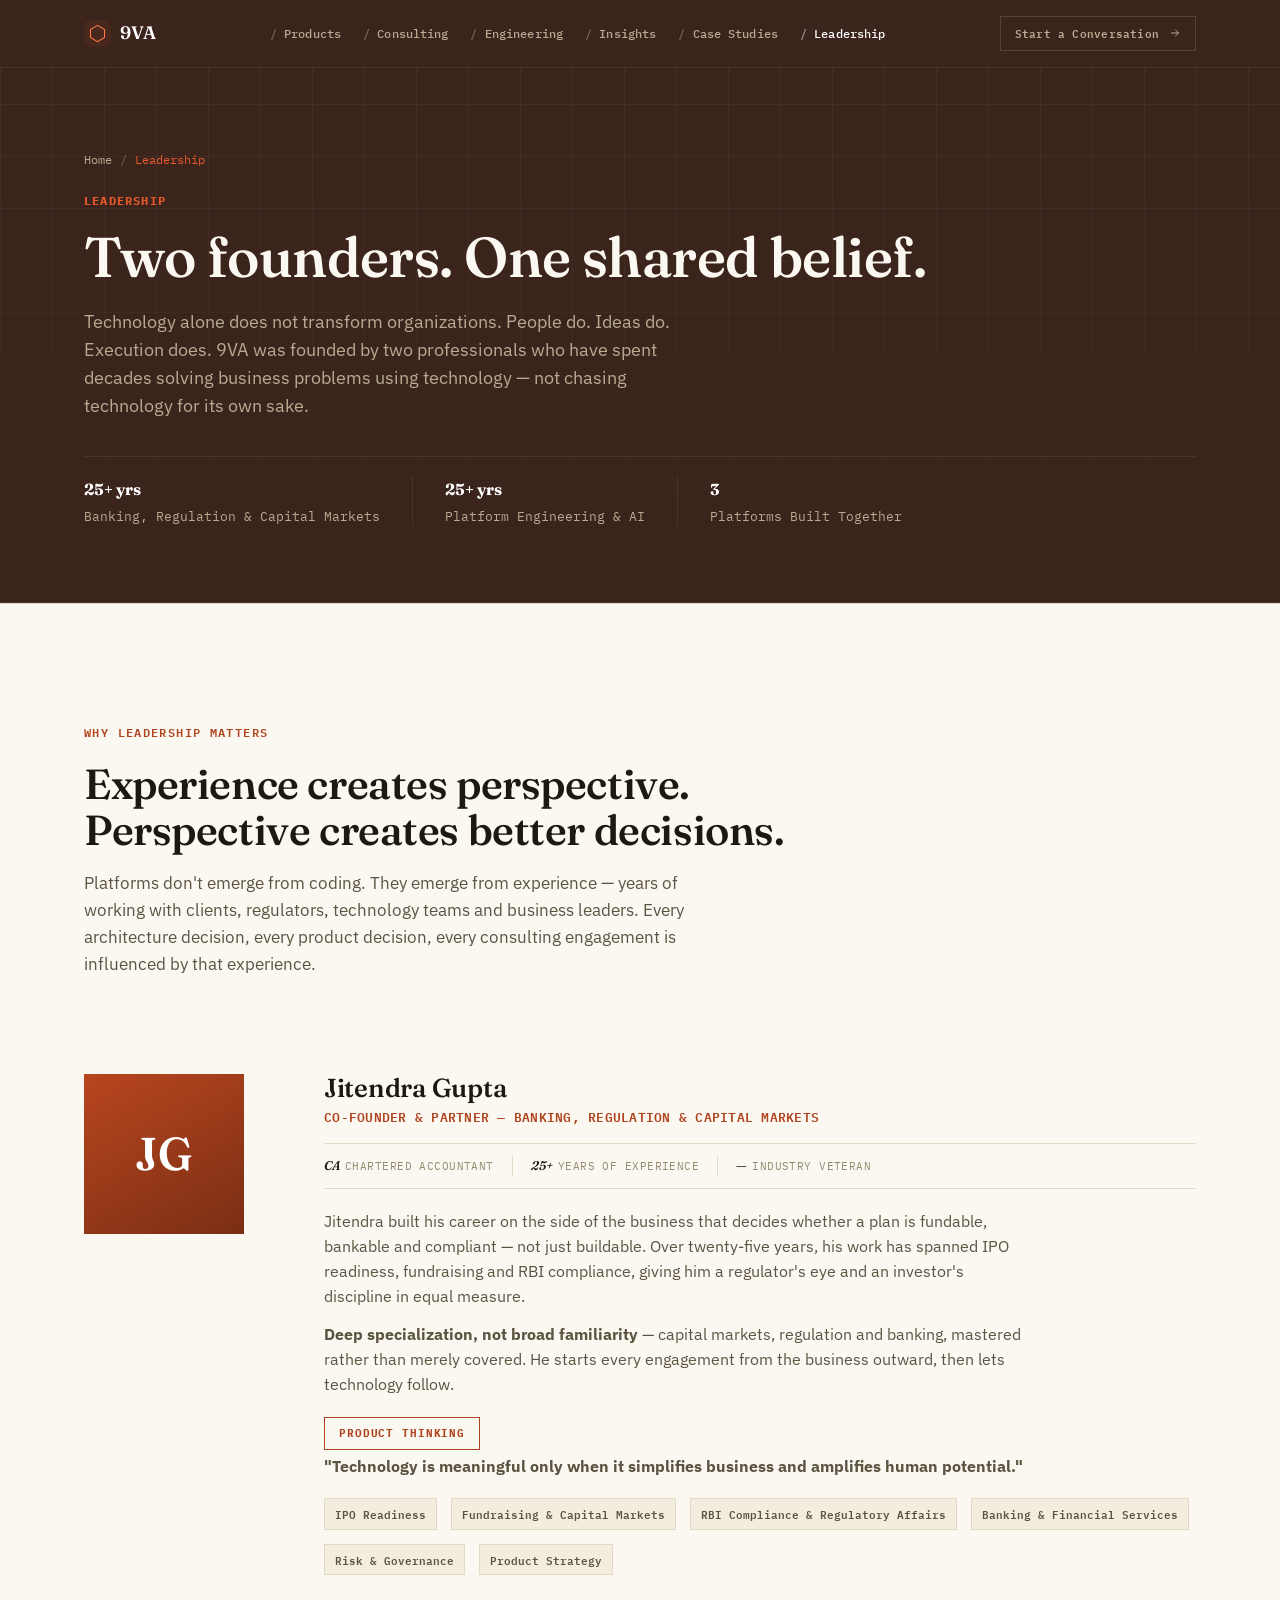
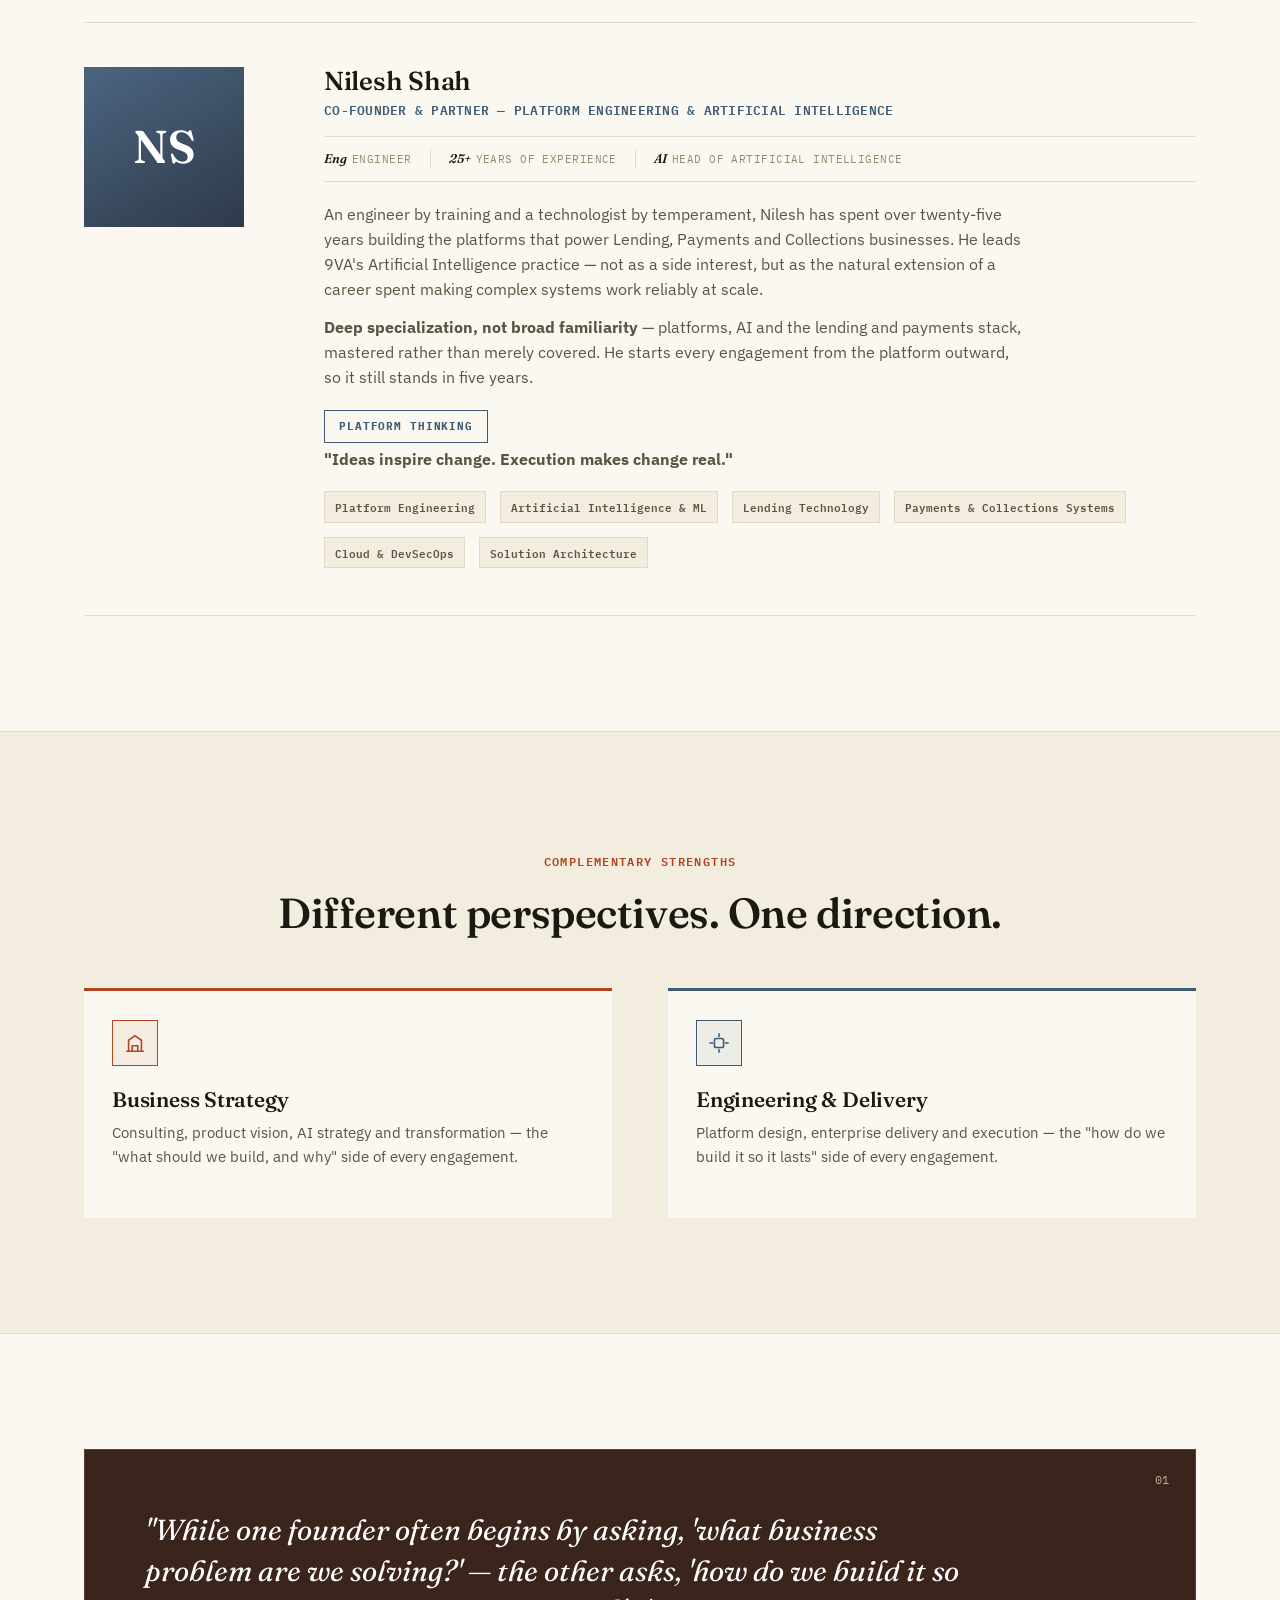
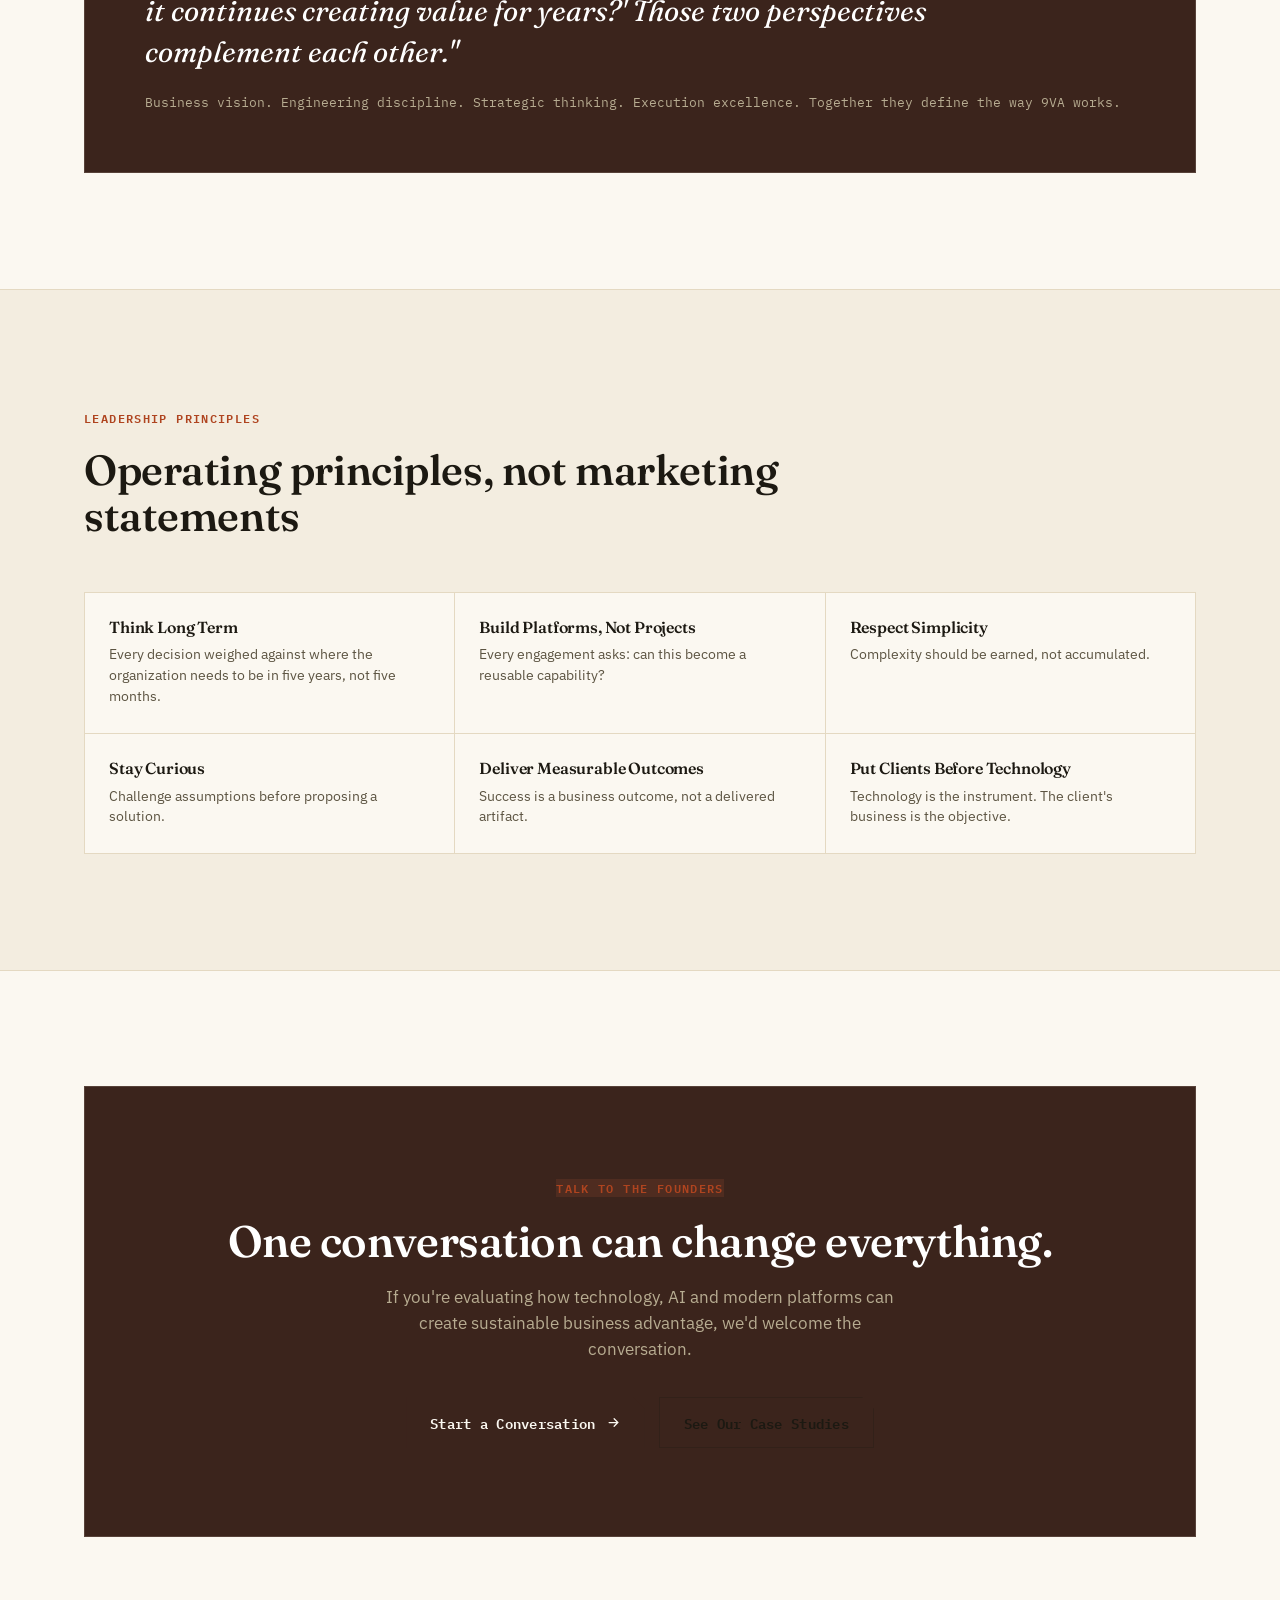
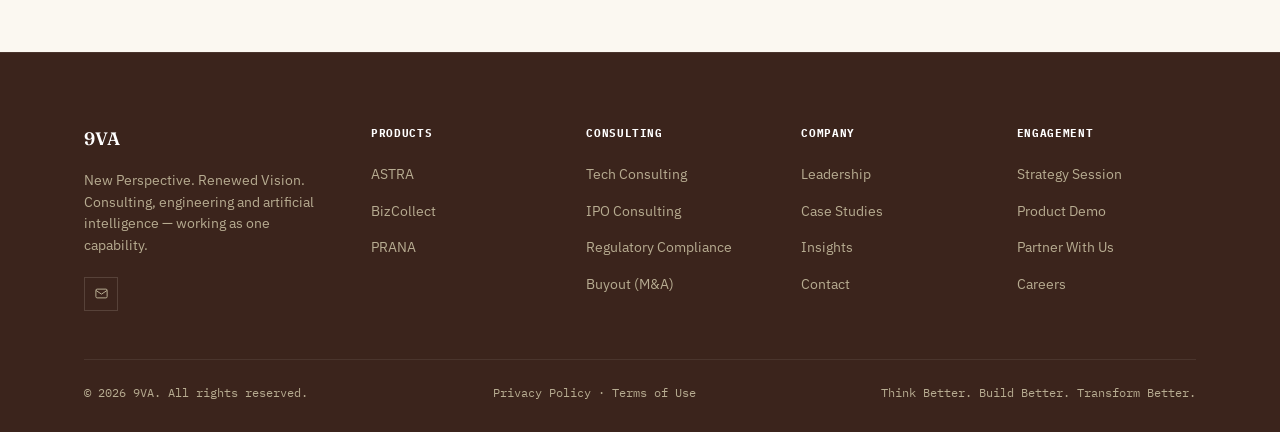
<file: leadership.html>
<!DOCTYPE html>
<html lang="en">
<head>
<meta charset="UTF-8">
<meta name="viewport" content="width=device-width, initial-scale=1.0">
<title>Leadership — 9VA</title>
<meta name="description" content="Two founders, one shared belief. Meet the leadership behind 9VA — Jitendra Gupta and Nilesh Shah.">
<link rel="icon" type="image/svg+xml" href="assets/img/favicon.svg">
<link rel="icon" type="image/png" sizes="32x32" href="assets/img/favicon-32.png">
<link rel="icon" type="image/png" sizes="16x16" href="assets/img/favicon-16.png">
<link rel="apple-touch-icon" href="assets/img/apple-touch-icon.png">
<link rel="preconnect" href="https://fonts.googleapis.com">
<link rel="preconnect" href="https://fonts.gstatic.com" crossorigin>
<link href="https://fonts.googleapis.com/css2?family=Fraunces:ital,opsz,wght@0,9..144,500;0,9..144,600;0,9..144,700;1,9..144,500&family=IBM+Plex+Mono:wght@500;600;700&family=IBM+Plex+Sans:wght@400;500;600;700&display=swap" rel="stylesheet">
<link rel="stylesheet" href="assets/css/style.css">
<link rel="canonical" href="https://9va.in/leadership.html">
<meta property="og:type" content="website">
<meta property="og:site_name" content="9VA">
<meta property="og:title" content="Leadership — 9VA">
<meta property="og:description" content="Two founders, one shared belief. Meet the leadership behind 9VA — Jitendra Gupta and Nilesh Shah.">
<meta property="og:url" content="https://9va.in/leadership.html">
<meta property="og:image" content="https://9va.in/assets/img/og-image.png">
<meta property="og:image:width" content="1200">
<meta property="og:image:height" content="630">
<meta name="twitter:card" content="summary_large_image">
<meta name="twitter:title" content="Leadership — 9VA">
<meta name="twitter:description" content="Two founders, one shared belief. Meet the leadership behind 9VA — Jitendra Gupta and Nilesh Shah.">
<meta name="twitter:image" content="https://9va.in/assets/img/og-image.png">
<script type="application/ld+json">{"@context": "https://schema.org", "@type": "Organization", "@id": "https://9va.in/#organization", "name": "9VA", "url": "https://9va.in/", "logo": "https://9va.in/assets/img/og-image.png", "description": "9VA fuses consulting, platform engineering and artificial intelligence into one capability, building ASTRA, BizCollect and PRANA on a shared foundation of reusable enterprise engineering assets.", "email": "hello@9va.in", "founder": [{"@type": "Person", "name": "Jitendra Gupta", "jobTitle": "Co-Founder & Partner"}, {"@type": "Person", "name": "Nilesh Shah", "jobTitle": "Co-Founder & Partner"}]}</script>
<script type="application/ld+json">{"@context": "https://schema.org", "@type": "BreadcrumbList", "itemListElement": [{"@type": "ListItem", "position": 1, "name": "Home", "item": "https://9va.in/"}, {"@type": "ListItem", "position": 2, "name": "Leadership", "item": "https://9va.in/leadership.html"}]}</script>
</head>
<body>
<a href="#main" class="skip-link">Skip to content</a>

<header class="nav scrolled">
  <div class="container">
    <a href="index.html" class="brand">
      <svg class="mark" viewBox="0 0 40 40" fill="none" aria-hidden="true"><rect width="40" height="40" rx="10" fill="#AF441F" fill-opacity="0.12"/><path d="M20 8l10.4 6v12L20 32 9.6 26V14z" stroke="#FF7A45" stroke-width="1.6"/></svg>
      <span>9VA<small>New Perspective. Renewed Vision.</small></span>
    </a>
    <nav class="nav-links">
      <a href="index.html#products">Products</a>
      <a href="consulting.html">Consulting</a>
      <a href="engineering.html">Engineering</a>
      <a href="insights.html">Insights</a>
      <a href="case-studies.html">Case Studies</a>
      <a href="leadership.html" style="color:#fff">Leadership</a>
    </nav>
    <div class="nav-actions">
      <a href="contact.html" class="btn btn-primary btn-sm">Start a Conversation
        <svg viewBox="0 0 24 24" fill="none" stroke="currentColor" stroke-width="2" stroke-linecap="round" aria-hidden="true"><path d="M5 12h14M13 6l6 6-6 6"/></svg>
      </a>
      <button class="nav-toggle" aria-label="Open menu"><svg viewBox="0 0 24 24" fill="none" stroke="currentColor" stroke-width="2" stroke-linecap="round" aria-hidden="true"><path d="M4 7h16M4 12h16M4 17h16"/></svg></button>
    </div>
  </div>
</header>

<div class="mobile-menu">
  <div class="mm-top"><span class="brand" style="font-size:18px">9VA</span>
    <button class="mm-close" aria-label="Close menu"><svg width="26" height="26" viewBox="0 0 24 24" fill="none" stroke="#fff" stroke-width="2" stroke-linecap="round" aria-hidden="true"><path d="M6 6l12 12M18 6L6 18"/></svg></button>
  </div>
  <a href="index.html#products">Products</a>
  <a href="consulting.html">Consulting</a>
  <a href="engineering.html">Engineering</a>
  <a href="insights.html">Insights</a>
  <a href="case-studies.html">Case Studies</a>
  <a href="leadership.html">Leadership</a>
  <a href="contact.html" class="btn btn-primary">Start a Conversation</a>
</div>

<section class="subhero" id="main">
  <div class="hero-grid"></div>
  <div class="container">
    <div class="breadcrumb"><a href="index.html">Home</a><span class="sep">/</span><span class="current">Leadership</span></div>
    <div class="subhero-tag">Leadership</div>
    <h1 class="one-line">Two founders. One shared belief.</h1>
    <p class="lead">Technology alone does not transform organizations. People do. Ideas do. Execution does. 9VA was founded by two professionals who have spent decades solving business problems using technology — not chasing technology for its own sake.</p>
    <div class="subhero-meta">
      <div><b>25+ yrs</b>Banking, Regulation &amp; Capital Markets</div>
      <div><b>25+ yrs</b>Platform Engineering &amp; AI</div>
      <div><b>3</b>Platforms Built Together</div>
    </div>
  </div>
</section>

<section class="section">
  <div class="container">
    <div class="section-head reveal">
      <div class="eyebrow">Why Leadership Matters</div>
      <h2>Experience creates perspective. Perspective creates better decisions.</h2>
      <p>Platforms don't emerge from coding. They emerge from experience — years of working with clients, regulators, technology teams and business leaders. Every architecture decision, every product decision, every consulting engagement is influenced by that experience.</p>
    </div>

    <div class="leader-detail reveal">
      <div class="avatar-lg" style="background:linear-gradient(150deg,#B8461F,#7A2E14)">JG</div>
      <div>
        <h3>Jitendra Gupta</h3>
        <div class="role">Co-Founder &amp; Partner — Banking, Regulation &amp; Capital Markets</div>
        <div class="credentials">
          <span><b>CA</b>Chartered Accountant</span>
          <span><b>25+</b>Years of Experience</span>
          <span><b>—</b>Industry Veteran</span>
        </div>
        <p>Jitendra built his career on the side of the business that decides whether a plan is fundable, bankable and compliant — not just buildable. Over twenty-five years, his work has spanned IPO readiness, fundraising and RBI compliance, giving him a regulator's eye and an investor's discipline in equal measure.</p>
        <p><b>Deep specialization, not broad familiarity</b> — capital markets, regulation and banking, mastered rather than merely covered. He starts every engagement from the business outward, then lets technology follow.</p>
        <div class="think-badge tb-rust">Product Thinking</div>
        <p><b>"Technology is meaningful only when it simplifies business and amplifies human potential."</b></p>
        <div class="spec-tags">
          <span class="pill-tag">IPO Readiness</span>
          <span class="pill-tag">Fundraising &amp; Capital Markets</span>
          <span class="pill-tag">RBI Compliance &amp; Regulatory Affairs</span>
          <span class="pill-tag">Banking &amp; Financial Services</span>
          <span class="pill-tag">Risk &amp; Governance</span>
          <span class="pill-tag">Product Strategy</span>
        </div>
      </div>
    </div>

    <div class="leader-detail reveal">
      <div class="avatar-lg" style="background:linear-gradient(150deg,#4C6580,#2E3A4A)">NS</div>
      <div>
        <h3>Nilesh Shah</h3>
        <div class="role role-steel">Co-Founder &amp; Partner — Platform Engineering &amp; Artificial Intelligence</div>
        <div class="credentials">
          <span><b>Eng</b>Engineer</span>
          <span><b>25+</b>Years of Experience</span>
          <span><b>AI</b>Head of Artificial Intelligence</span>
        </div>
        <p>An engineer by training and a technologist by temperament, Nilesh has spent over twenty-five years building the platforms that power Lending, Payments and Collections businesses. He leads 9VA's Artificial Intelligence practice — not as a side interest, but as the natural extension of a career spent making complex systems work reliably at scale.</p>
        <p><b>Deep specialization, not broad familiarity</b> — platforms, AI and the lending and payments stack, mastered rather than merely covered. He starts every engagement from the platform outward, so it still stands in five years.</p>
        <div class="think-badge tb-steel">Platform Thinking</div>
        <p><b>"Ideas inspire change. Execution makes change real."</b></p>
        <div class="spec-tags">
          <span class="pill-tag">Platform Engineering</span>
          <span class="pill-tag">Artificial Intelligence &amp; ML</span>
          <span class="pill-tag">Lending Technology</span>
          <span class="pill-tag">Payments &amp; Collections Systems</span>
          <span class="pill-tag">Cloud &amp; DevSecOps</span>
          <span class="pill-tag">Solution Architecture</span>
        </div>
      </div>
    </div>
  </div>
</section>

<section class="section section-tint">
  <div class="container">
    <div class="section-head center reveal" style="margin-left:auto;margin-right:auto">
      <div class="eyebrow">Complementary Strengths</div>
      <h2>Different perspectives. One direction.</h2>
    </div>
    <div class="split reveal">
      <div class="triad-card">
        <div class="icon-tile"><svg viewBox="0 0 24 24" fill="none" stroke="currentColor" stroke-width="1.7" stroke-linecap="round" aria-hidden="true"><path d="M3 21h18M5 21V9l7-5 7 5v12M9 21v-6h6v6"/></svg></div>
        <h3>Business Strategy</h3>
        <p>Consulting, product vision, AI strategy and transformation — the "what should we build, and why" side of every engagement.</p>
      </div>
      <div class="triad-card">
        <div class="icon-tile"><svg viewBox="0 0 24 24" fill="none" stroke="currentColor" stroke-width="1.7" stroke-linecap="round" aria-hidden="true"><rect x="7" y="7" width="10" height="10" rx="2"/><path d="M12 2v3M12 19v3M2 12h3M19 12h3"/></svg></div>
        <h3>Engineering &amp; Delivery</h3>
        <p>Platform design, enterprise delivery and execution — the "how do we build it so it lasts" side of every engagement.</p>
      </div>
    </div>
  </div>
</section>

<section class="section">
  <div class="container">
    <div class="quote-banner reveal">
      <p>"While one founder often begins by asking, <i>'what business problem are we solving?'</i> — the other asks, <i>'how do we build it so it continues creating value for years?'</i> Those two perspectives complement each other."</p>
      <span>Business vision. Engineering discipline. Strategic thinking. Execution excellence. Together they define the way 9VA works.</span>
    </div>
  </div>
</section>

<section class="section section-tint">
  <div class="container">
    <div class="section-head reveal">
      <div class="eyebrow">Leadership Principles</div>
      <h2>Operating principles, not marketing statements</h2>
    </div>
    <div class="cap-grid">
      <div class="cap-card reveal"><h4>Think Long Term</h4><p>Every decision weighed against where the organization needs to be in five years, not five months.</p></div>
      <div class="cap-card reveal"><h4>Build Platforms, Not Projects</h4><p>Every engagement asks: can this become a reusable capability?</p></div>
      <div class="cap-card reveal"><h4>Respect Simplicity</h4><p>Complexity should be earned, not accumulated.</p></div>
      <div class="cap-card reveal"><h4>Stay Curious</h4><p>Challenge assumptions before proposing a solution.</p></div>
      <div class="cap-card reveal"><h4>Deliver Measurable Outcomes</h4><p>Success is a business outcome, not a delivered artifact.</p></div>
      <div class="cap-card reveal"><h4>Put Clients Before Technology</h4><p>Technology is the instrument. The client's business is the objective.</p></div>
    </div>
  </div>
</section>

<section class="section" id="cta">
  <div class="container">
    <div class="cta-band reveal">
      <div class="eyebrow" style="background:rgba(255, 122, 69,.1)">Talk To The Founders</div>
      <h2>One conversation can change everything.</h2>
      <p>If you're evaluating how technology, AI and modern platforms can create sustainable business advantage, we'd welcome the conversation.</p>
      <div class="cta-actions">
        <a href="contact.html" class="btn btn-primary">Start a Conversation
          <svg viewBox="0 0 24 24" fill="none" stroke="currentColor" stroke-width="2" stroke-linecap="round" aria-hidden="true"><path d="M5 12h14M13 6l6 6-6 6"/></svg>
        </a>
        <a href="case-studies.html" class="btn btn-ghost">See Our Case Studies</a>
      </div>
    </div>
  </div>
</section>

<footer class="footer">
  <div class="container">
    <div class="footer-top">
      <div class="footer-brand">
        <span class="brand" style="color:#fff">9VA</span>
        <p>New Perspective. Renewed Vision. Consulting, engineering and artificial intelligence — working as one capability.</p>
        <div class="social-row">
          <a href="contact.html" aria-label="Email"><svg viewBox="0 0 24 24" fill="none" stroke="currentColor" stroke-width="1.6" aria-hidden="true"><rect x="3" y="5" width="18" height="14" rx="2"/><path d="M3 7l9 6 9-6"/></svg></a>
        </div>
      </div>
      <div class="footer-col"><h5>Products</h5><ul><li><a href="astra.html">ASTRA</a></li><li><a href="bizcollect.html">BizCollect</a></li><li><a href="prana.html">PRANA</a></li></ul></div>
      <div class="footer-col"><h5>Consulting</h5><ul><li><a href="consulting.html#tech">Tech Consulting</a></li><li><a href="consulting.html#ipo">IPO Consulting</a></li><li><a href="consulting.html#regulatory">Regulatory Compliance</a></li><li><a href="consulting.html#buyout">Buyout (M&amp;A)</a></li></ul></div>
      <div class="footer-col"><h5>Company</h5><ul><li><a href="leadership.html">Leadership</a></li><li><a href="case-studies.html">Case Studies</a></li><li><a href="insights.html">Insights</a></li><li><a href="contact.html">Contact</a></li></ul></div>
      <div class="footer-col"><h5>Engagement</h5><ul><li><a href="contact.html">Strategy Session</a></li><li><a href="contact.html">Product Demo</a></li><li><a href="contact.html">Partner With Us</a></li><li><a href="contact.html">Careers</a></li></ul></div>
    </div>
    <div class="footer-bottom">
      <span>© <span data-year>2026</span> 9VA. All rights reserved.</span>
      <span><a href="privacy.html" style="color:inherit">Privacy Policy</a> · <a href="terms.html" style="color:inherit">Terms of Use</a></span>
      <span>Think Better. Build Better. Transform Better.</span>
    </div>
  </div>
</footer>

<script src="assets/js/main.js"></script>
</body>
</html>
</file>
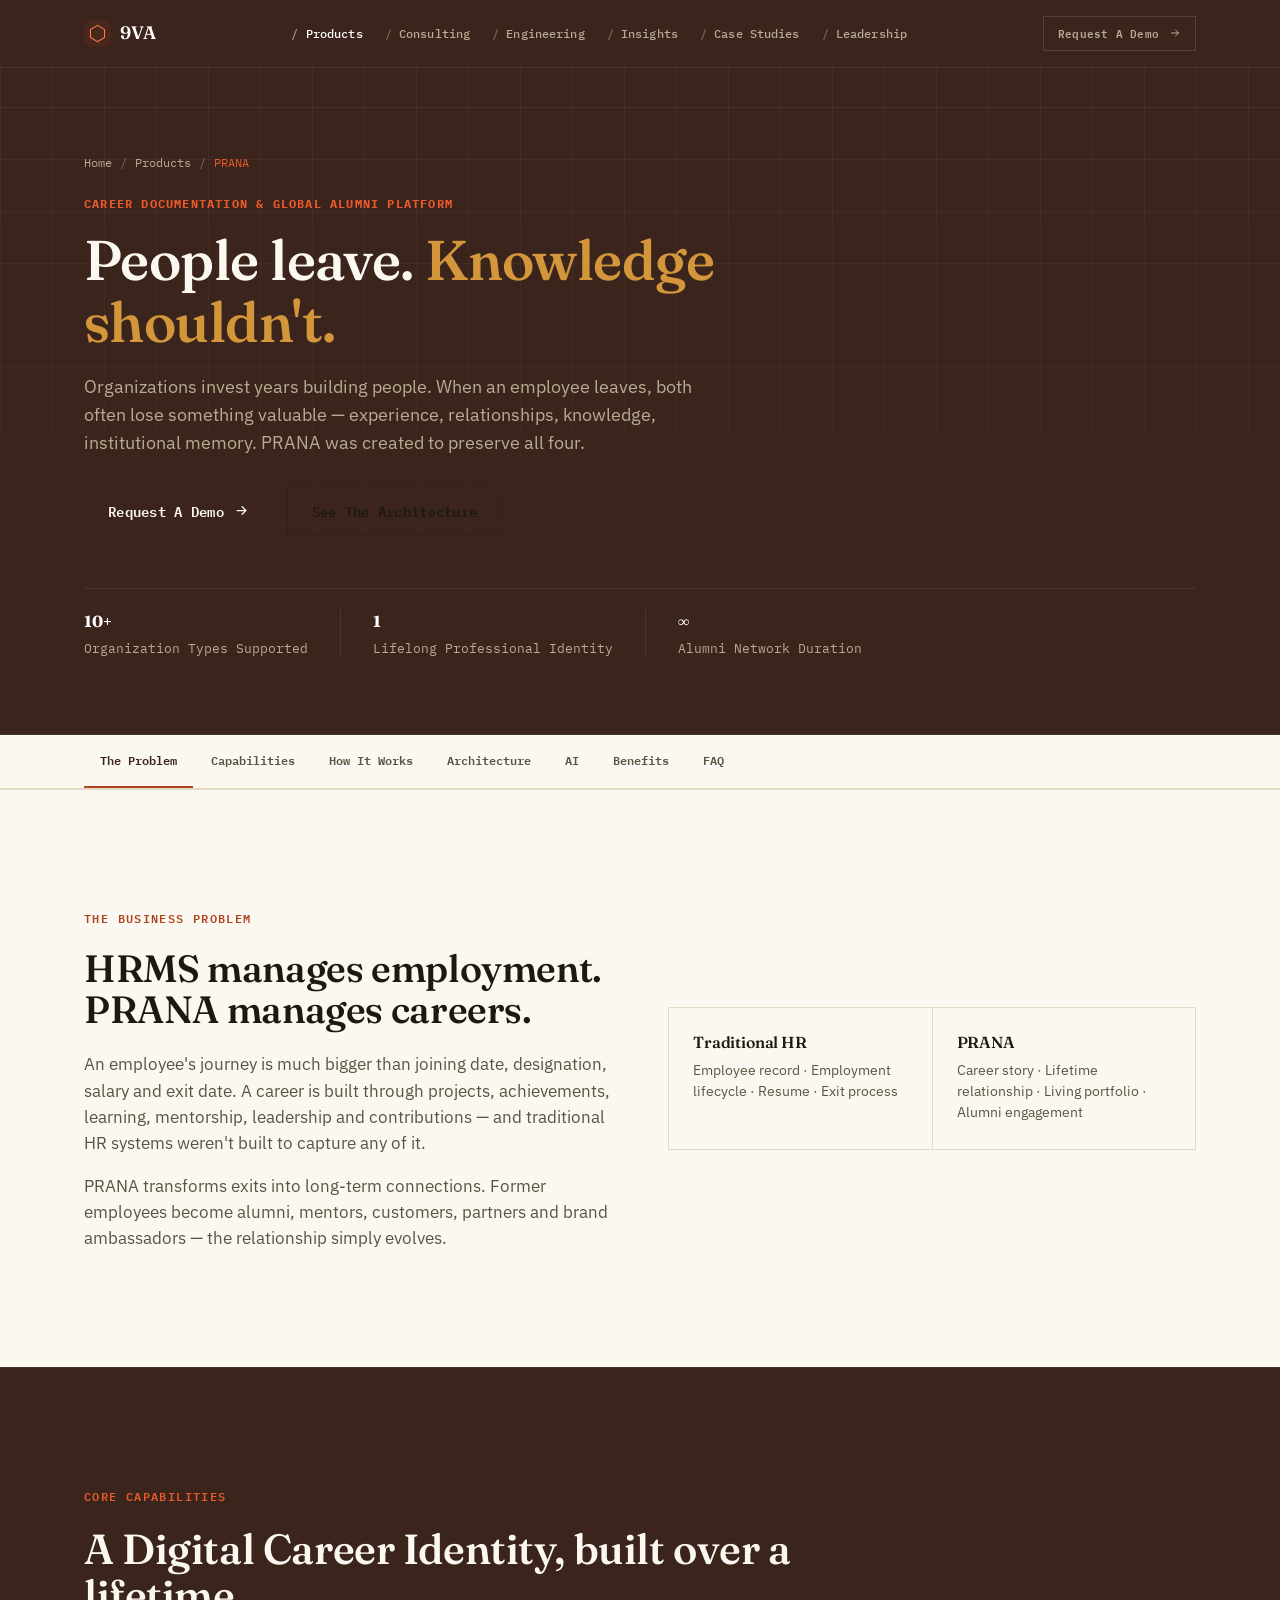
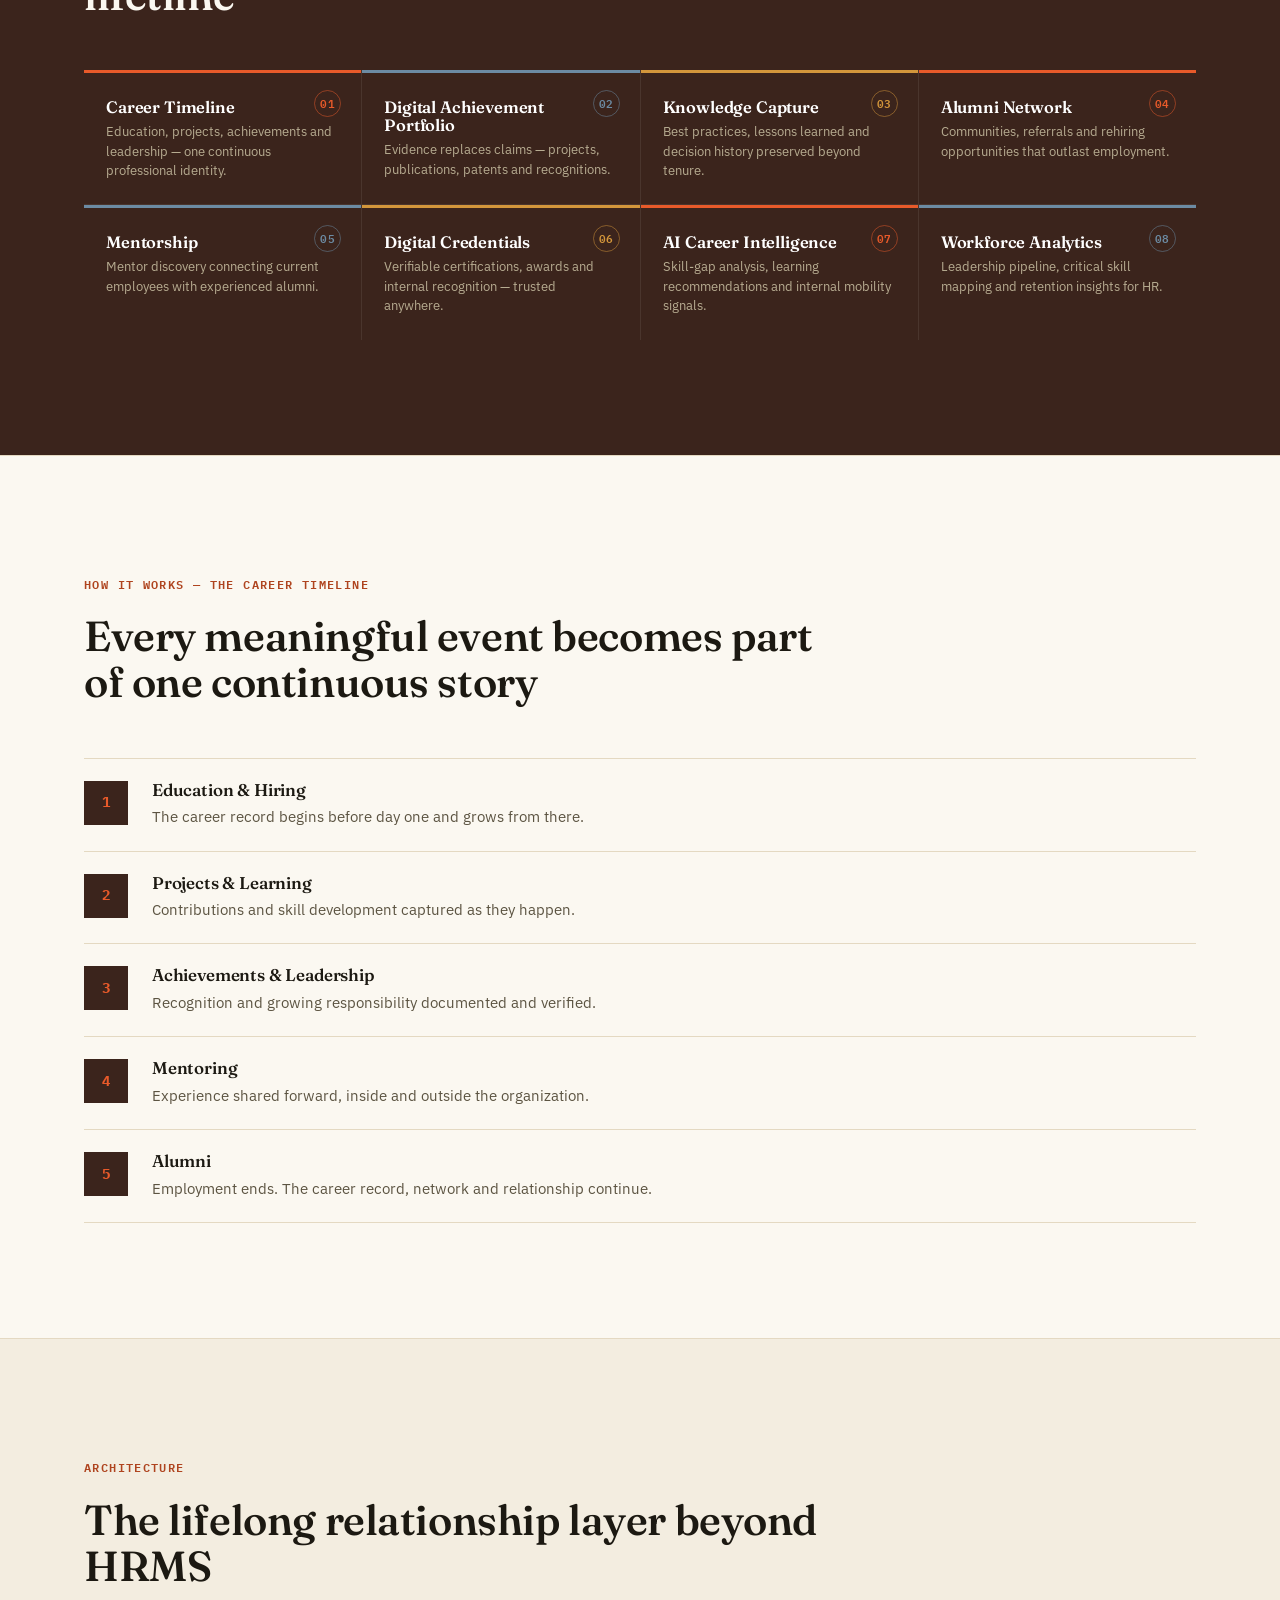
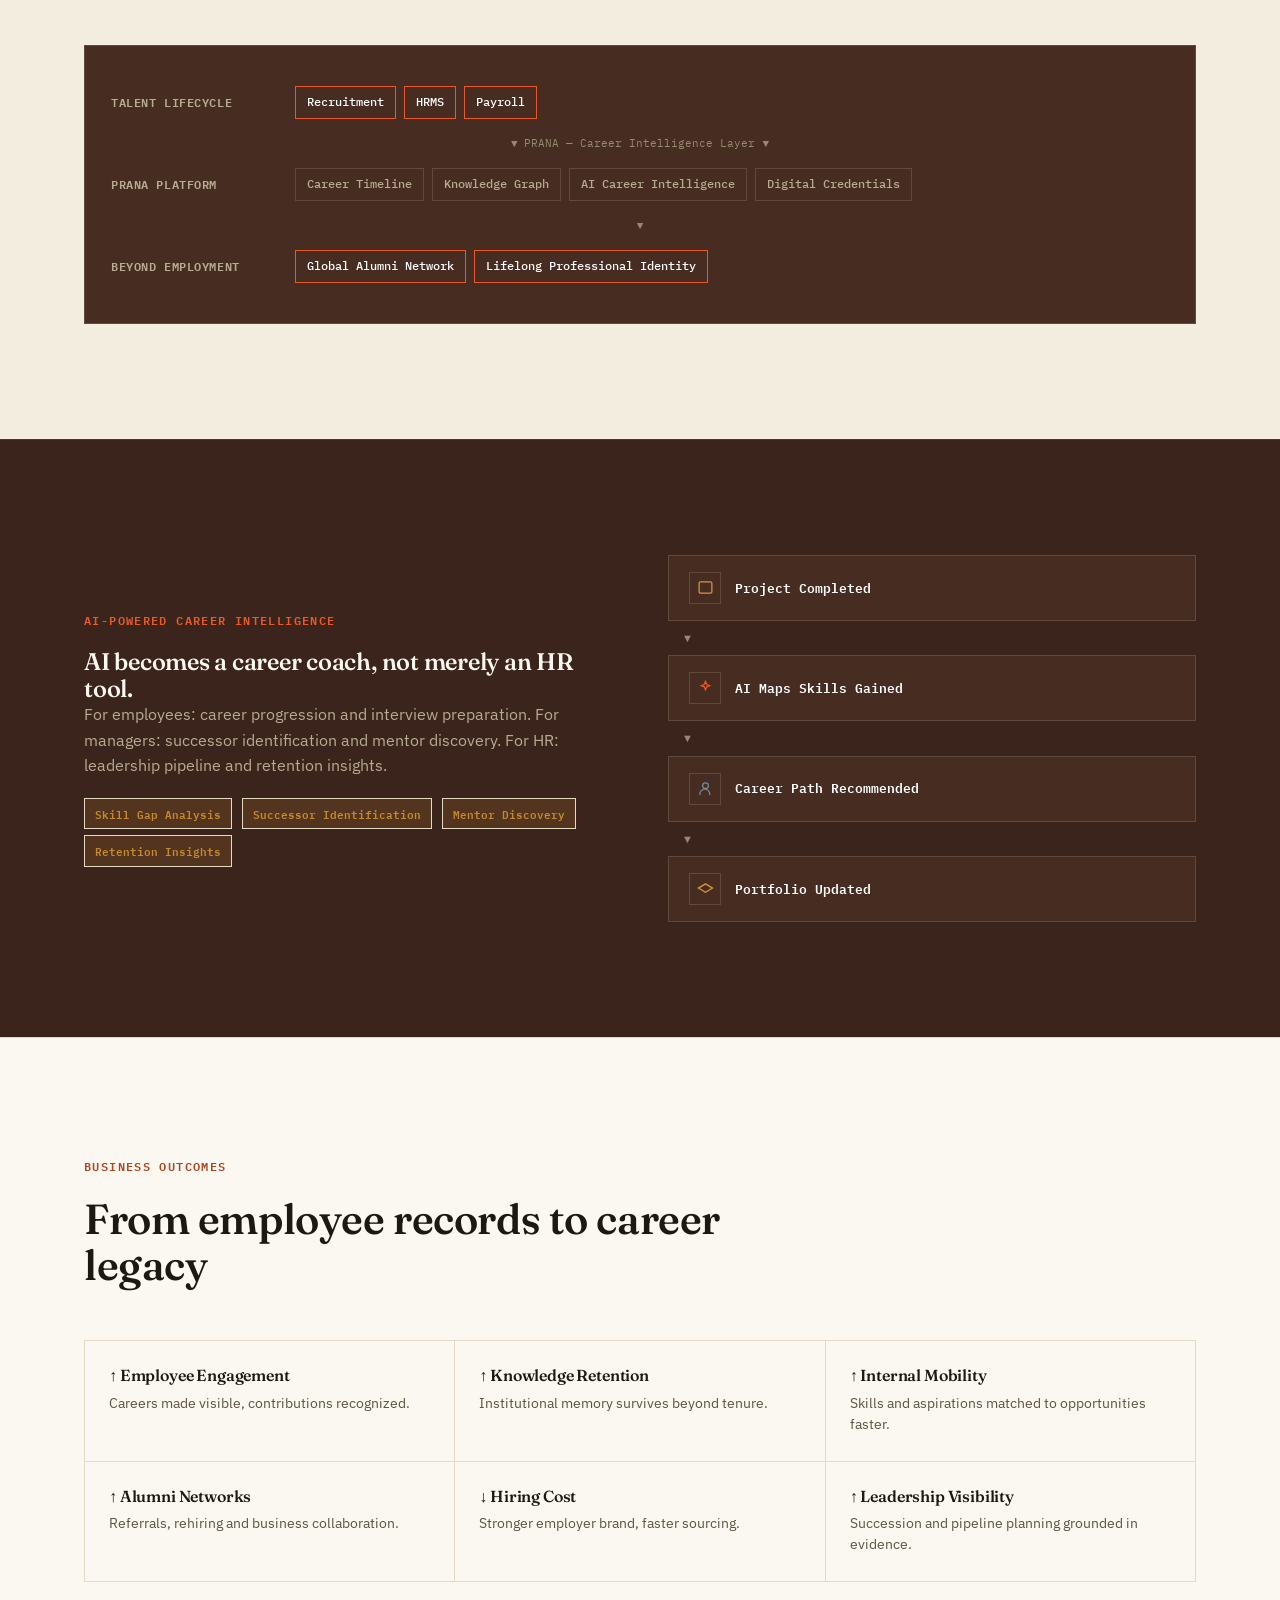
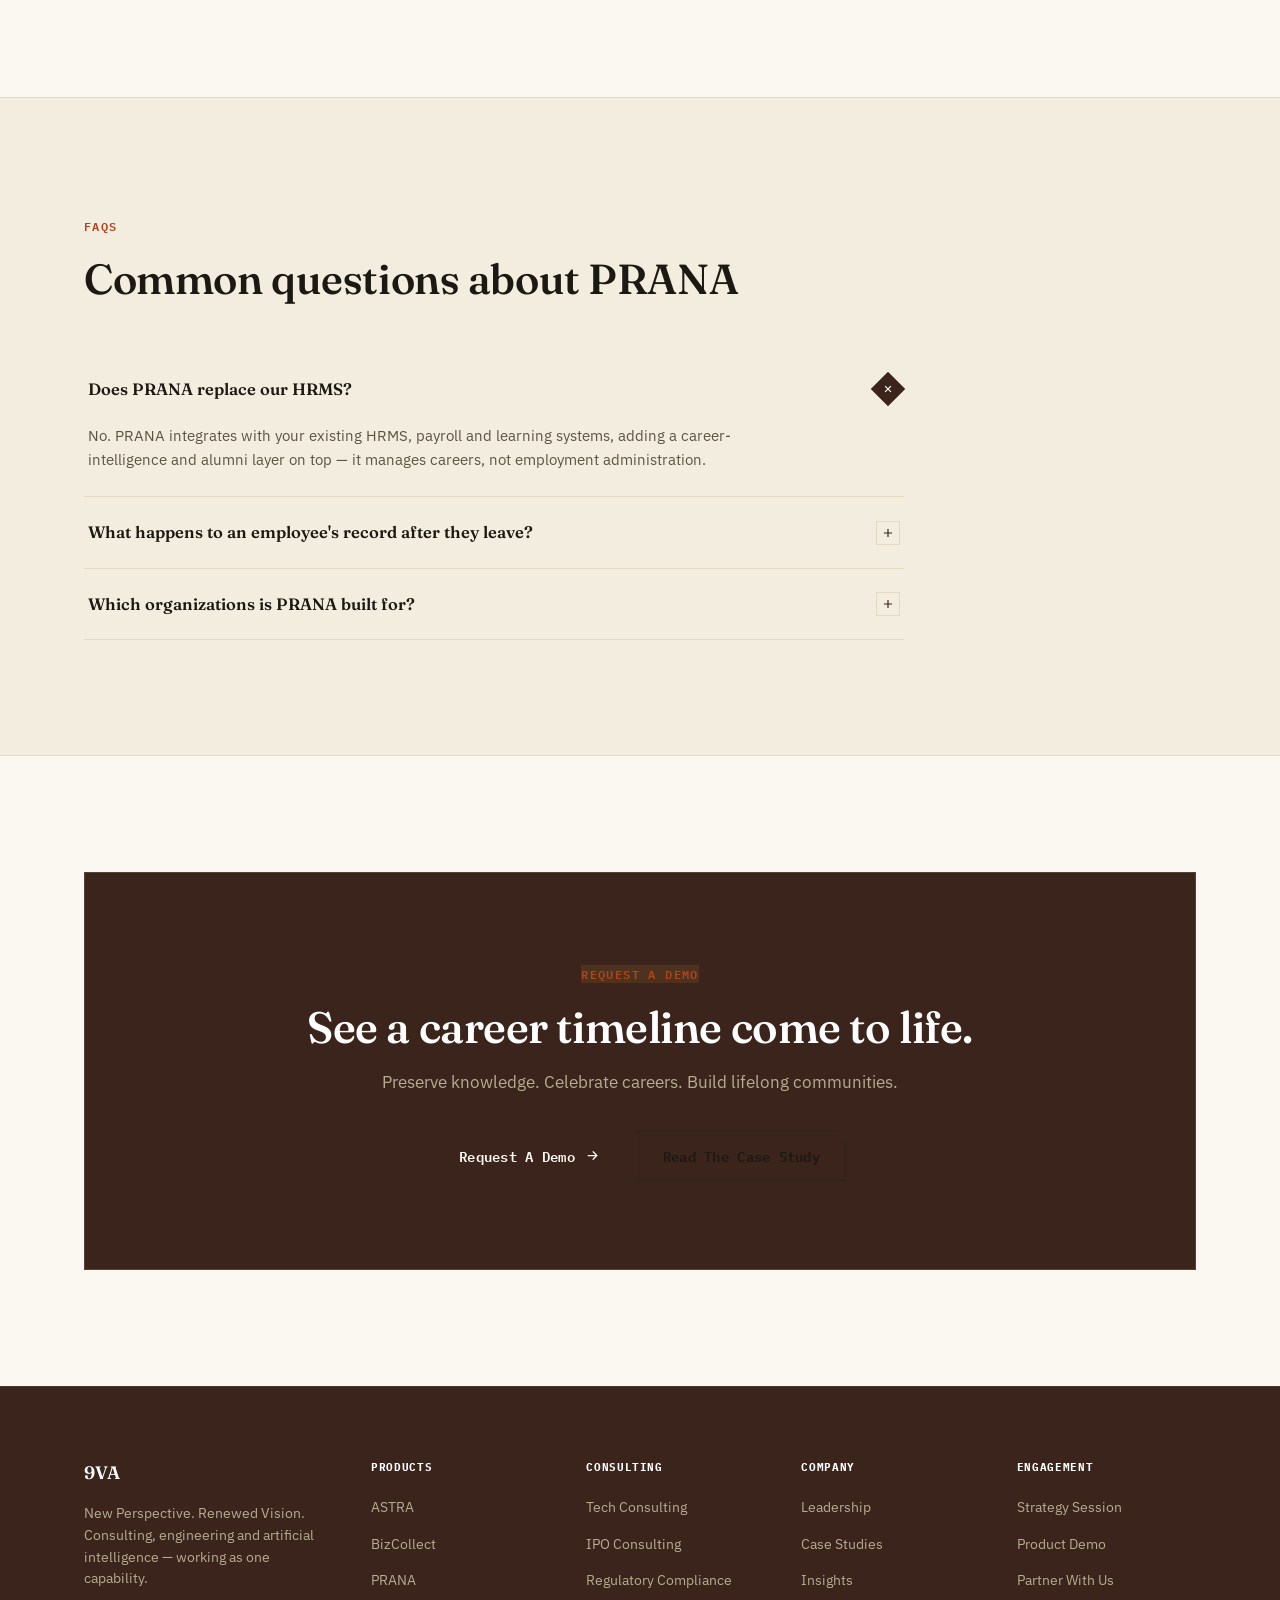
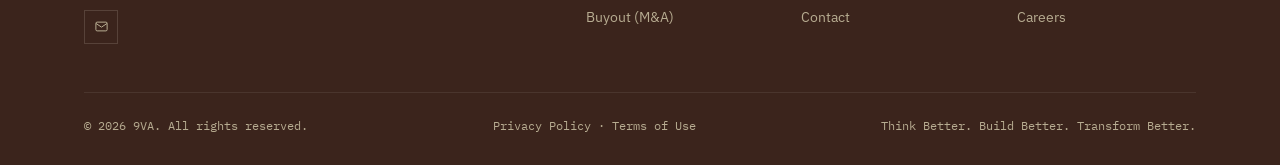
<file: prana.html>
<!DOCTYPE html>
<html lang="en">
<head>
<meta charset="UTF-8">
<meta name="viewport" content="width=device-width, initial-scale=1.0">
<title>PRANA — Career Documentation &amp; Global Alumni Platform | 9VA</title>
<meta name="description" content="PRANA preserves institutional knowledge and builds lifelong relationships with employees beyond their tenure — a career timeline, not just an HR record.">
<link rel="icon" type="image/svg+xml" href="assets/img/favicon.svg">
<link rel="icon" type="image/png" sizes="32x32" href="assets/img/favicon-32.png">
<link rel="icon" type="image/png" sizes="16x16" href="assets/img/favicon-16.png">
<link rel="apple-touch-icon" href="assets/img/apple-touch-icon.png">
<link rel="preconnect" href="https://fonts.googleapis.com">
<link rel="preconnect" href="https://fonts.gstatic.com" crossorigin>
<link href="https://fonts.googleapis.com/css2?family=Fraunces:ital,opsz,wght@0,9..144,500;0,9..144,600;0,9..144,700;1,9..144,500&family=IBM+Plex+Mono:wght@500;600;700&family=IBM+Plex+Sans:wght@400;500;600;700&display=swap" rel="stylesheet">
<link rel="stylesheet" href="assets/css/style.css">
<link rel="canonical" href="https://9va.in/prana.html">
<meta property="og:type" content="product">
<meta property="og:site_name" content="9VA">
<meta property="og:title" content="PRANA — Career Documentation &amp; Global Alumni Platform | 9VA">
<meta property="og:description" content="PRANA preserves institutional knowledge and builds lifelong relationships with employees beyond their tenure — a career timeline, not just an HR record.">
<meta property="og:url" content="https://9va.in/prana.html">
<meta property="og:image" content="https://9va.in/assets/img/og-image.png">
<meta property="og:image:width" content="1200">
<meta property="og:image:height" content="630">
<meta name="twitter:card" content="summary_large_image">
<meta name="twitter:title" content="PRANA — Career Documentation &amp; Global Alumni Platform | 9VA">
<meta name="twitter:description" content="PRANA preserves institutional knowledge and builds lifelong relationships with employees beyond their tenure — a career timeline, not just an HR record.">
<meta name="twitter:image" content="https://9va.in/assets/img/og-image.png">
<script type="application/ld+json">{"@context": "https://schema.org", "@type": "Organization", "@id": "https://9va.in/#organization", "name": "9VA", "url": "https://9va.in/", "logo": "https://9va.in/assets/img/og-image.png", "description": "9VA fuses consulting, platform engineering and artificial intelligence into one capability, building ASTRA, BizCollect and PRANA on a shared foundation of reusable enterprise engineering assets.", "email": "hello@9va.in", "founder": [{"@type": "Person", "name": "Jitendra Gupta", "jobTitle": "Co-Founder & Partner"}, {"@type": "Person", "name": "Nilesh Shah", "jobTitle": "Co-Founder & Partner"}]}</script>
<script type="application/ld+json">{"@context": "https://schema.org", "@type": "BreadcrumbList", "itemListElement": [{"@type": "ListItem", "position": 1, "name": "Home", "item": "https://9va.in/"}, {"@type": "ListItem", "position": 2, "name": "Products", "item": "https://9va.in/index.html#products"}, {"@type": "ListItem", "position": 3, "name": "PRANA", "item": "https://9va.in/prana.html"}]}</script>
<script type="application/ld+json">{"@context": "https://schema.org", "@type": "SoftwareApplication", "name": "PRANA", "applicationCategory": "BusinessApplication", "description": "PRANA preserves institutional knowledge and builds lifelong relationships with employees beyond their tenure — a career timeline, not just an HR record.", "url": "https://9va.in/prana.html", "brand": {"@type": "Organization", "name": "9VA", "@id": "https://9va.in/#organization"}}</script>
<script type="application/ld+json">{"@context": "https://schema.org", "@type": "FAQPage", "mainEntity": [{"@type": "Question", "name": "Does PRANA replace our HRMS?", "acceptedAnswer": {"@type": "Answer", "text": "No. PRANA integrates with your existing HRMS, payroll and learning systems, adding a career-intelligence and alumni layer on top — it manages careers, not employment administration."}}, {"@type": "Question", "name": "What happens to an employee's record after they leave?", "acceptedAnswer": {"@type": "Answer", "text": "Their career timeline, verified achievements and professional network continue — they transition into the Global Alumni Network as mentors, referrers, or future rehires."}}, {"@type": "Question", "name": "Which organizations is PRANA built for?", "acceptedAnswer": {"@type": "Answer", "text": "Enterprises, banks, NBFCs, technology companies, manufacturing, healthcare, universities, government organizations, consulting firms and startups — anywhere people build careers worth preserving."}}]}</script>
<style>
  .subhero.prana{border-top:3px solid var(--ochre-2)}
  .prana-accent{color:var(--ochre-2)}
</style>
</head>
<body>
<a href="#main" class="skip-link">Skip to content</a>

<header class="nav scrolled">
  <div class="container">
    <a href="index.html" class="brand">
      <svg class="mark" viewBox="0 0 40 40" fill="none" aria-hidden="true"><rect width="40" height="40" rx="10" fill="#AF441F" fill-opacity="0.12"/><path d="M20 8l10.4 6v12L20 32 9.6 26V14z" stroke="#FF7A45" stroke-width="1.6"/></svg>
      <span>9VA<small>New Perspective. Renewed Vision.</small></span>
    </a>
    <nav class="nav-links">
      <a href="index.html#products" style="color:#fff">Products</a>
      <a href="consulting.html">Consulting</a>
      <a href="engineering.html">Engineering</a>
      <a href="insights.html">Insights</a>
      <a href="case-studies.html">Case Studies</a>
      <a href="leadership.html">Leadership</a>
    </nav>
    <div class="nav-actions">
      <a href="contact.html" class="btn btn-primary btn-sm">Request A Demo
        <svg viewBox="0 0 24 24" fill="none" stroke="currentColor" stroke-width="2" stroke-linecap="round" aria-hidden="true"><path d="M5 12h14M13 6l6 6-6 6"/></svg>
      </a>
      <button class="nav-toggle" aria-label="Open menu"><svg viewBox="0 0 24 24" fill="none" stroke="currentColor" stroke-width="2" stroke-linecap="round" aria-hidden="true"><path d="M4 7h16M4 12h16M4 17h16"/></svg></button>
    </div>
  </div>
</header>

<div class="mobile-menu">
  <div class="mm-top"><span class="brand" style="font-size:18px">9VA</span>
    <button class="mm-close" aria-label="Close menu"><svg width="26" height="26" viewBox="0 0 24 24" fill="none" stroke="#fff" stroke-width="2" stroke-linecap="round" aria-hidden="true"><path d="M6 6l12 12M18 6L6 18"/></svg></button>
  </div>
  <a href="index.html#products">Products</a>
  <a href="consulting.html">Consulting</a>
  <a href="engineering.html">Engineering</a>
  <a href="insights.html">Insights</a>
  <a href="case-studies.html">Case Studies</a>
  <a href="leadership.html">Leadership</a>
  <a href="contact.html" class="btn btn-primary">Request A Demo</a>
</div>

<section class="subhero prana" id="main">
  <div class="hero-grid"></div>
  <div class="container">
    <div class="breadcrumb"><a href="index.html">Home</a><span class="sep">/</span><a href="index.html#products">Products</a><span class="sep">/</span><span class="current">PRANA</span></div>
    <div class="subhero-tag">Career Documentation &amp; Global Alumni Platform</div>
    <h1>People leave. <span class="prana-accent">Knowledge shouldn't.</span></h1>
    <p class="lead">Organizations invest years building people. When an employee leaves, both often lose something valuable — experience, relationships, knowledge, institutional memory. PRANA was created to preserve all four.</p>
    <div class="hero-ctas">
      <a href="contact.html" class="btn btn-primary">Request A Demo
        <svg viewBox="0 0 24 24" fill="none" stroke="currentColor" stroke-width="2" stroke-linecap="round" aria-hidden="true"><path d="M5 12h14M13 6l6 6-6 6"/></svg>
      </a>
      <a href="#architecture" class="btn btn-ghost">See The Architecture</a>
    </div>
    <div class="subhero-meta">
      <div><b>10+</b>Organization Types Supported</div>
      <div><b>1</b>Lifelong Professional Identity</div>
      <div><b>∞</b>Alumni Network Duration</div>
    </div>
  </div>
</section>

<nav class="subnav">
  <div class="container">
    <a href="#problem" class="active">The Problem</a>
    <a href="#capabilities">Capabilities</a>
    <a href="#how">How It Works</a>
    <a href="#architecture">Architecture</a>
    <a href="#ai">AI</a>
    <a href="#benefits">Benefits</a>
    <a href="#faq">FAQ</a>
  </div>
</nav>

<section class="section" id="problem">
  <div class="container">
    <div class="split reveal">
      <div>
        <div class="eyebrow">The Business Problem</div>
        <h2 style="font-size:clamp(26px,3.4vw,38px);margin-bottom:20px">HRMS manages employment. PRANA manages careers.</h2>
        <p style="color:var(--text-2);font-size:16.5px;margin-bottom:16px">An employee's journey is much bigger than joining date, designation, salary and exit date. A career is built through projects, achievements, learning, mentorship, leadership and contributions — and traditional HR systems weren't built to capture any of it.</p>
        <p style="color:var(--text-2);font-size:16.5px">PRANA transforms exits into long-term connections. Former employees become alumni, mentors, customers, partners and brand ambassadors — the relationship simply evolves.</p>
      </div>
      <div class="cap-grid" style="grid-template-columns:1fr 1fr">
        <div class="cap-card"><h4>Traditional HR</h4><p>Employee record · Employment lifecycle · Resume · Exit process</p></div>
        <div class="cap-card"><h4>PRANA</h4><p>Career story · Lifetime relationship · Living portfolio · Alumni engagement</p></div>
      </div>
    </div>
  </div>
</section>

<section class="section section-dark" id="capabilities">
  <div class="container">
    <div class="section-head reveal">
      <div class="eyebrow">Core Capabilities</div>
      <h2>A Digital Career Identity, built over a lifetime</h2>
    </div>
    <div class="assets-grid">
      <div class="asset-card reveal"><h4>Career Timeline</h4><p>Education, projects, achievements and leadership — one continuous professional identity.</p></div>
      <div class="asset-card reveal"><h4>Digital Achievement Portfolio</h4><p>Evidence replaces claims — projects, publications, patents and recognitions.</p></div>
      <div class="asset-card reveal"><h4>Knowledge Capture</h4><p>Best practices, lessons learned and decision history preserved beyond tenure.</p></div>
      <div class="asset-card reveal"><h4>Alumni Network</h4><p>Communities, referrals and rehiring opportunities that outlast employment.</p></div>
      <div class="asset-card reveal"><h4>Mentorship</h4><p>Mentor discovery connecting current employees with experienced alumni.</p></div>
      <div class="asset-card reveal"><h4>Digital Credentials</h4><p>Verifiable certifications, awards and internal recognition — trusted anywhere.</p></div>
      <div class="asset-card reveal"><h4>AI Career Intelligence</h4><p>Skill-gap analysis, learning recommendations and internal mobility signals.</p></div>
      <div class="asset-card reveal"><h4>Workforce Analytics</h4><p>Leadership pipeline, critical skill mapping and retention insights for HR.</p></div>
    </div>
  </div>
</section>

<section class="section" id="how">
  <div class="container">
    <div class="section-head reveal">
      <div class="eyebrow">How It Works — The Career Timeline</div>
      <h2>Every meaningful event becomes part of one continuous story</h2>
    </div>
    <div class="timeline reveal">
      <div class="tl-item"><div class="tl-dot">1</div><div><h4>Education &amp; Hiring</h4><p>The career record begins before day one and grows from there.</p></div></div>
      <div class="tl-item"><div class="tl-dot">2</div><div><h4>Projects &amp; Learning</h4><p>Contributions and skill development captured as they happen.</p></div></div>
      <div class="tl-item"><div class="tl-dot">3</div><div><h4>Achievements &amp; Leadership</h4><p>Recognition and growing responsibility documented and verified.</p></div></div>
      <div class="tl-item"><div class="tl-dot">4</div><div><h4>Mentoring</h4><p>Experience shared forward, inside and outside the organization.</p></div></div>
      <div class="tl-item"><div class="tl-dot">5</div><div><h4>Alumni</h4><p>Employment ends. The career record, network and relationship continue.</p></div></div>
    </div>
  </div>
</section>

<section class="section section-tint" id="architecture">
  <div class="container">
    <div class="section-head reveal">
      <div class="eyebrow">Architecture</div>
      <h2>The lifelong relationship layer beyond HRMS</h2>
    </div>
    <div class="stack-diagram reveal">
      <div class="stack-row top"><div class="stack-label">Talent Lifecycle</div><div class="stack-chips"><span class="chip">Recruitment</span><span class="chip">HRMS</span><span class="chip">Payroll</span></div></div>
      <div class="stack-arrow">▼ PRANA — Career Intelligence Layer ▼</div>
      <div class="stack-row"><div class="stack-label">PRANA Platform</div><div class="stack-chips"><span class="chip">Career Timeline</span><span class="chip">Knowledge Graph</span><span class="chip">AI Career Intelligence</span><span class="chip">Digital Credentials</span></div></div>
      <div class="stack-arrow">▼</div>
      <div class="stack-row top"><div class="stack-label">Beyond Employment</div><div class="stack-chips"><span class="chip">Global Alumni Network</span><span class="chip">Lifelong Professional Identity</span></div></div>
    </div>
  </div>
</section>

<section class="section section-dark" id="ai">
  <div class="container flow-wrap">
    <div class="flow-copy reveal">
      <div class="eyebrow">AI-Powered Career Intelligence</div>
      <h2>AI becomes a career coach, not merely an HR tool.</h2>
      <p>For employees: career progression and interview preparation. For managers: successor identification and mentor discovery. For HR: leadership pipeline and retention insights.</p>
      <div class="pill-tag" style="background:rgba(198, 138, 46,.16);color:#C68A2E">Skill Gap Analysis</div>
      <div class="pill-tag" style="background:rgba(198, 138, 46,.16);color:#C68A2E">Successor Identification</div>
      <div class="pill-tag" style="background:rgba(198, 138, 46,.16);color:#C68A2E">Mentor Discovery</div>
      <div class="pill-tag" style="background:rgba(198, 138, 46,.16);color:#C68A2E">Retention Insights</div>
    </div>
    <div class="flow-diagram reveal">
      <div class="flow-node sys"><span class="fi"><svg viewBox="0 0 24 24" fill="none" stroke="currentColor" stroke-width="1.8" aria-hidden="true"><rect x="3" y="4" width="18" height="16" rx="2"/></svg></span>Project Completed</div>
      <div class="flow-arrow">▼</div>
      <div class="flow-node ai"><span class="fi"><svg viewBox="0 0 24 24" fill="none" stroke="currentColor" stroke-width="1.8" aria-hidden="true"><path d="M12 2l1.8 4.4L18 8l-4.2 1.6L12 14l-1.8-4.4L6 8l4.2-1.6z"/></svg></span>AI Maps Skills Gained</div>
      <div class="flow-arrow">▼</div>
      <div class="flow-node human"><span class="fi"><svg viewBox="0 0 24 24" fill="none" stroke="currentColor" stroke-width="1.8" aria-hidden="true"><circle cx="12" cy="8" r="4"/><path d="M4 21v-1a7 7 0 0114 0v1"/></svg></span>Career Path Recommended</div>
      <div class="flow-arrow">▼</div>
      <div class="flow-node sys"><span class="fi"><svg viewBox="0 0 24 24" fill="none" stroke="currentColor" stroke-width="1.8" aria-hidden="true"><path d="M22 10L12 4 2 10l10 6 10-6z"/></svg></span>Portfolio Updated</div>
    </div>
  </div>
</section>

<section class="section" id="benefits">
  <div class="container">
    <div class="section-head reveal">
      <div class="eyebrow">Business Outcomes</div>
      <h2>From employee records to career legacy</h2>
    </div>
    <div class="cap-grid">
      <div class="cap-card reveal"><h4>↑ Employee Engagement</h4><p>Careers made visible, contributions recognized.</p></div>
      <div class="cap-card reveal"><h4>↑ Knowledge Retention</h4><p>Institutional memory survives beyond tenure.</p></div>
      <div class="cap-card reveal"><h4>↑ Internal Mobility</h4><p>Skills and aspirations matched to opportunities faster.</p></div>
      <div class="cap-card reveal"><h4>↑ Alumni Networks</h4><p>Referrals, rehiring and business collaboration.</p></div>
      <div class="cap-card reveal"><h4>↓ Hiring Cost</h4><p>Stronger employer brand, faster sourcing.</p></div>
      <div class="cap-card reveal"><h4>↑ Leadership Visibility</h4><p>Succession and pipeline planning grounded in evidence.</p></div>
    </div>
  </div>
</section>

<section class="section section-tint" id="faq">
  <div class="container">
    <div class="section-head reveal">
      <div class="eyebrow">FAQs</div>
      <h2>Common questions about PRANA</h2>
    </div>
    <div class="faq-list reveal">
      <details class="faq-item" open>
        <summary>Does PRANA replace our HRMS?<span class="plus"><svg width="14" height="14" viewBox="0 0 24 24" fill="none" stroke="#3B241C" stroke-width="2" aria-hidden="true"><path d="M12 5v14M5 12h14"/></svg></span></summary>
        <div class="faq-a">No. PRANA integrates with your existing HRMS, payroll and learning systems, adding a career-intelligence and alumni layer on top — it manages careers, not employment administration.</div>
      </details>
      <details class="faq-item">
        <summary>What happens to an employee's record after they leave?<span class="plus"><svg width="14" height="14" viewBox="0 0 24 24" fill="none" stroke="#3B241C" stroke-width="2" aria-hidden="true"><path d="M12 5v14M5 12h14"/></svg></span></summary>
        <div class="faq-a">Their career timeline, verified achievements and professional network continue — they transition into the Global Alumni Network as mentors, referrers, or future rehires.</div>
      </details>
      <details class="faq-item">
        <summary>Which organizations is PRANA built for?<span class="plus"><svg width="14" height="14" viewBox="0 0 24 24" fill="none" stroke="#3B241C" stroke-width="2" aria-hidden="true"><path d="M12 5v14M5 12h14"/></svg></span></summary>
        <div class="faq-a">Enterprises, banks, NBFCs, technology companies, manufacturing, healthcare, universities, government organizations, consulting firms and startups — anywhere people build careers worth preserving.</div>
      </details>
    </div>
  </div>
</section>

<section class="section">
  <div class="container">
    <div class="cta-band reveal">
      <div class="eyebrow" style="background:rgba(198, 138, 46,.14)">Request A Demo</div>
      <h2>See a career timeline come to life.</h2>
      <p>Preserve knowledge. Celebrate careers. Build lifelong communities.</p>
      <div class="cta-actions">
        <a href="contact.html" class="btn btn-primary">Request A Demo
          <svg viewBox="0 0 24 24" fill="none" stroke="currentColor" stroke-width="2" stroke-linecap="round" aria-hidden="true"><path d="M5 12h14M13 6l6 6-6 6"/></svg>
        </a>
        <a href="case-studies.html" class="btn btn-ghost">Read The Case Study</a>
      </div>
    </div>
  </div>
</section>

<footer class="footer">
  <div class="container">
    <div class="footer-top">
      <div class="footer-brand">
        <span class="brand" style="color:#fff">9VA</span>
        <p>New Perspective. Renewed Vision. Consulting, engineering and artificial intelligence — working as one capability.</p>
        <div class="social-row">
          <a href="contact.html" aria-label="Email"><svg viewBox="0 0 24 24" fill="none" stroke="currentColor" stroke-width="1.6" aria-hidden="true"><rect x="3" y="5" width="18" height="14" rx="2"/><path d="M3 7l9 6 9-6"/></svg></a>
        </div>
      </div>
      <div class="footer-col"><h5>Products</h5><ul><li><a href="astra.html">ASTRA</a></li><li><a href="bizcollect.html">BizCollect</a></li><li><a href="prana.html">PRANA</a></li></ul></div>
      <div class="footer-col"><h5>Consulting</h5><ul><li><a href="consulting.html#tech">Tech Consulting</a></li><li><a href="consulting.html#ipo">IPO Consulting</a></li><li><a href="consulting.html#regulatory">Regulatory Compliance</a></li><li><a href="consulting.html#buyout">Buyout (M&amp;A)</a></li></ul></div>
      <div class="footer-col"><h5>Company</h5><ul><li><a href="leadership.html">Leadership</a></li><li><a href="case-studies.html">Case Studies</a></li><li><a href="insights.html">Insights</a></li><li><a href="contact.html">Contact</a></li></ul></div>
      <div class="footer-col"><h5>Engagement</h5><ul><li><a href="contact.html">Strategy Session</a></li><li><a href="contact.html">Product Demo</a></li><li><a href="contact.html">Partner With Us</a></li><li><a href="contact.html">Careers</a></li></ul></div>
    </div>
    <div class="footer-bottom">
      <span>© <span data-year>2026</span> 9VA. All rights reserved.</span>
      <span><a href="privacy.html" style="color:inherit">Privacy Policy</a> · <a href="terms.html" style="color:inherit">Terms of Use</a></span>
      <span>Think Better. Build Better. Transform Better.</span>
    </div>
  </div>
</footer>

<script src="assets/js/main.js"></script>
</body>
</html>
</file>
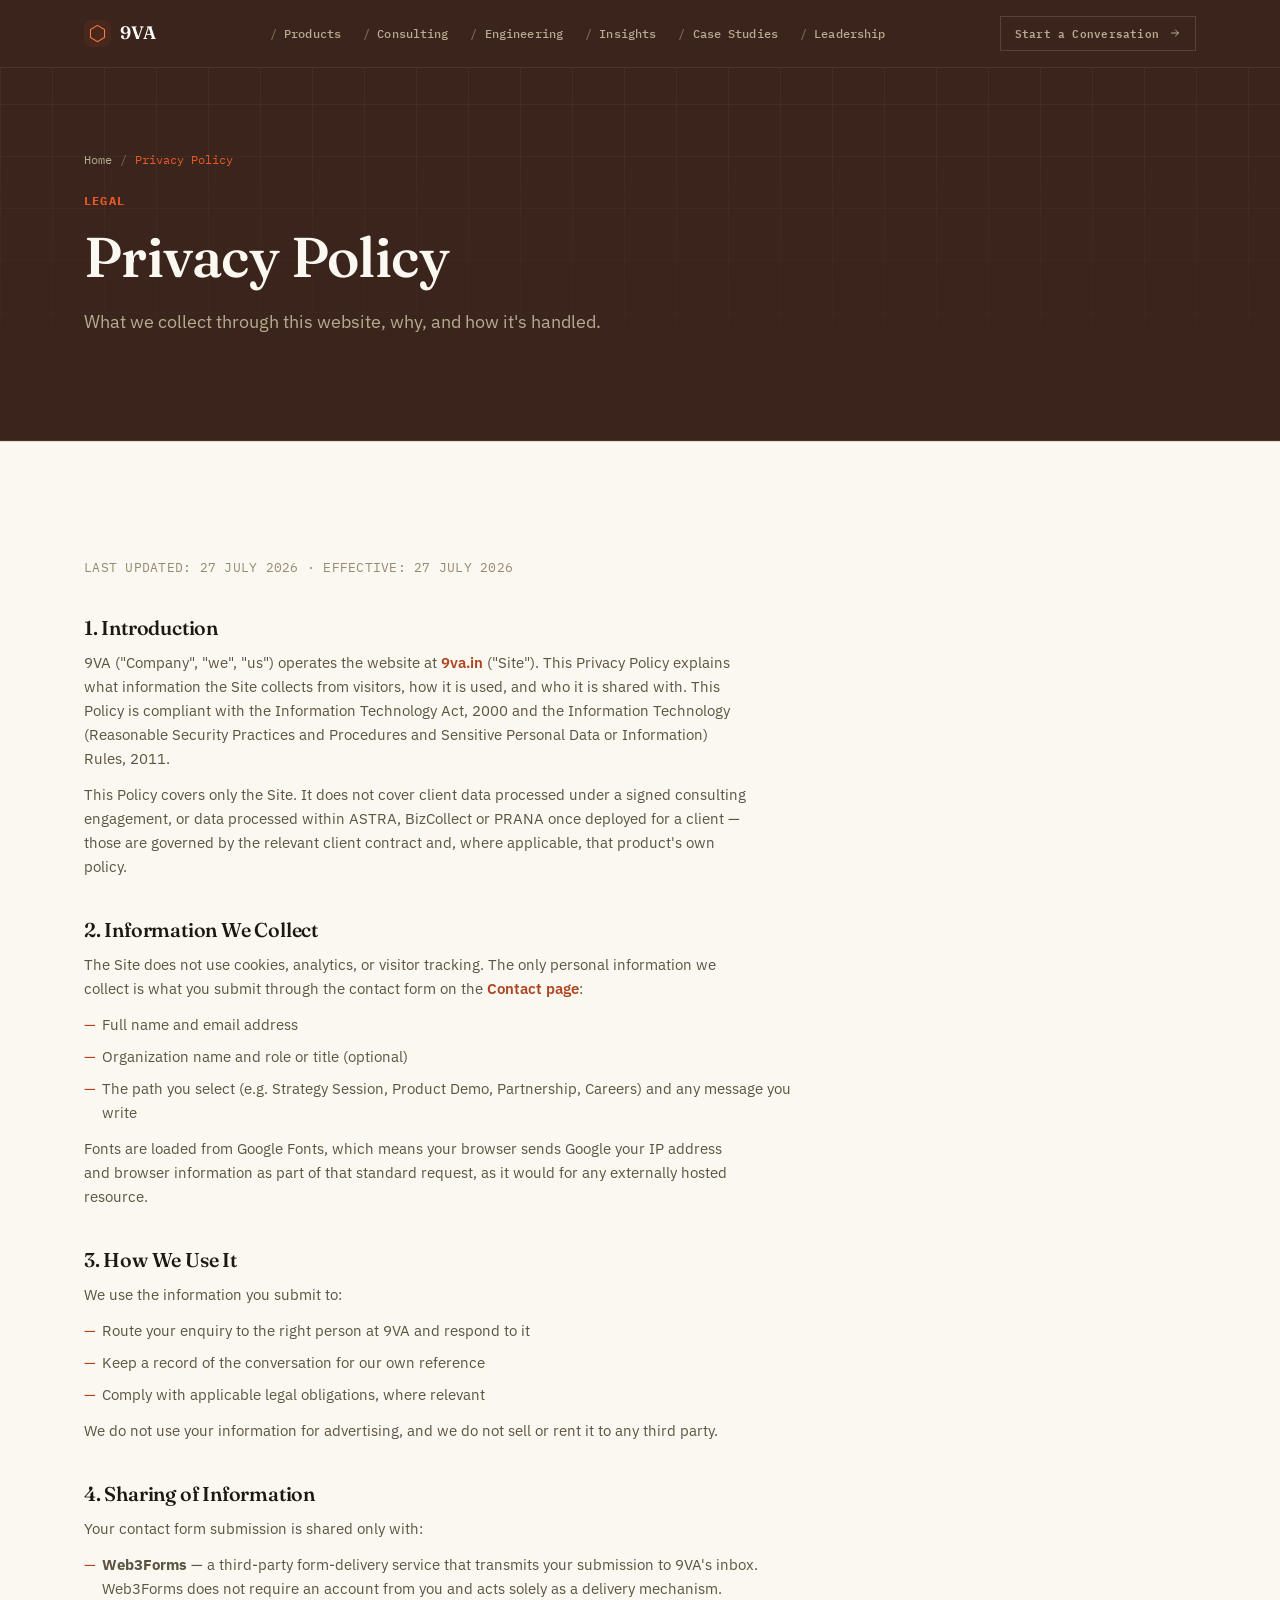
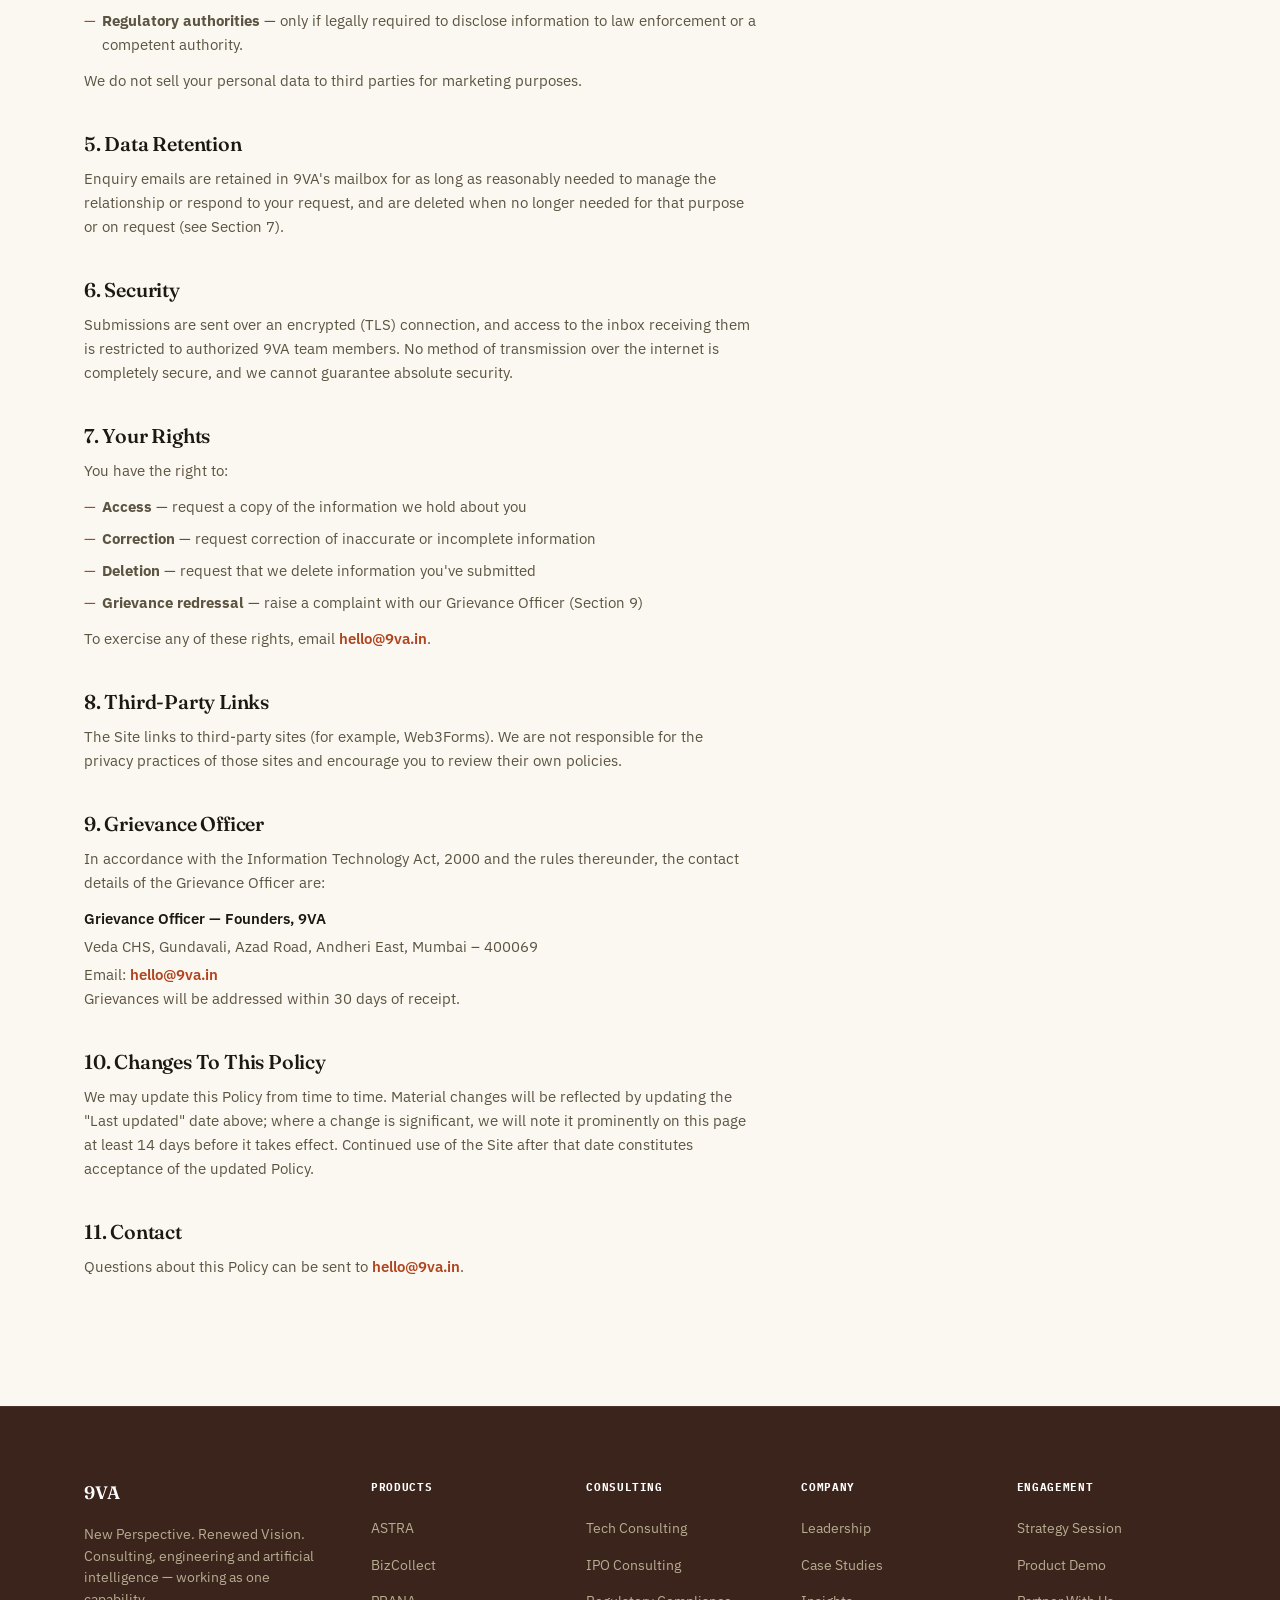
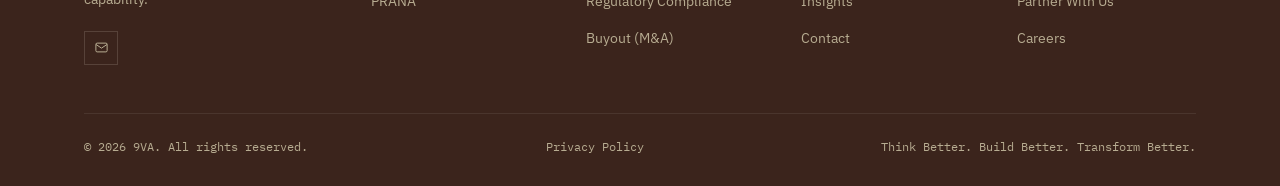
<file: privacy.html>
<!DOCTYPE html>
<html lang="en">
<head>
<meta charset="UTF-8">
<meta name="viewport" content="width=device-width, initial-scale=1.0">
<title>Privacy Policy — 9VA</title>
<meta name="description" content="How 9VA collects, uses and protects information submitted through this website.">
<link rel="icon" type="image/svg+xml" href="assets/img/favicon.svg">
<link rel="icon" type="image/png" sizes="32x32" href="assets/img/favicon-32.png">
<link rel="icon" type="image/png" sizes="16x16" href="assets/img/favicon-16.png">
<link rel="apple-touch-icon" href="assets/img/apple-touch-icon.png">
<link rel="preconnect" href="https://fonts.googleapis.com">
<link rel="preconnect" href="https://fonts.gstatic.com" crossorigin>
<link href="https://fonts.googleapis.com/css2?family=Fraunces:ital,opsz,wght@0,9..144,500;0,9..144,600;0,9..144,700;1,9..144,500&family=IBM+Plex+Mono:wght@500;600;700&family=IBM+Plex+Sans:wght@400;500;600;700&display=swap" rel="stylesheet">
<link rel="stylesheet" href="assets/css/style.css">
<link rel="canonical" href="https://9va.in/privacy.html">
<meta property="og:type" content="website">
<meta property="og:site_name" content="9VA">
<meta property="og:title" content="Privacy Policy — 9VA">
<meta property="og:description" content="How 9VA collects, uses and protects information submitted through this website.">
<meta property="og:url" content="https://9va.in/privacy.html">
<meta property="og:image" content="https://9va.in/assets/img/og-image.png">
<meta property="og:image:width" content="1200">
<meta property="og:image:height" content="630">
<meta name="twitter:card" content="summary_large_image">
<meta name="twitter:title" content="Privacy Policy — 9VA">
<meta name="twitter:description" content="How 9VA collects, uses and protects information submitted through this website.">
<meta name="twitter:image" content="https://9va.in/assets/img/og-image.png">
<script type="application/ld+json">{"@context": "https://schema.org", "@type": "Organization", "@id": "https://9va.in/#organization", "name": "9VA", "url": "https://9va.in/", "logo": "https://9va.in/assets/img/og-image.png", "description": "9VA fuses consulting, platform engineering and artificial intelligence into one capability, building ASTRA, BizCollect and PRANA on a shared foundation of reusable enterprise engineering assets.", "email": "hello@9va.in", "founder": [{"@type": "Person", "name": "Jitendra Gupta", "jobTitle": "Co-Founder & Partner"}, {"@type": "Person", "name": "Nilesh Shah", "jobTitle": "Co-Founder & Partner"}]}</script>
<script type="application/ld+json">{"@context": "https://schema.org", "@type": "BreadcrumbList", "itemListElement": [{"@type": "ListItem", "position": 1, "name": "Home", "item": "https://9va.in/"}, {"@type": "ListItem", "position": 2, "name": "Privacy Policy", "item": "https://9va.in/privacy.html"}]}</script>
<style>
  .legal-body h2{font-size:20px;margin:40px 0 12px}
  .legal-body h2:first-child{margin-top:0}
  .legal-body p{color:var(--text-2);font-size:15px;margin-bottom:12px;max-width:74ch}
  .legal-body ul{margin:0 0 12px 0;max-width:74ch}
  .legal-body li{color:var(--text-2);font-size:15px;padding-left:18px;position:relative;margin-bottom:8px}
  .legal-body li::before{content:"—";position:absolute;left:0;color:var(--rust)}
  .legal-body .updated{font-family:'IBM Plex Mono',monospace;font-size:12.5px;color:var(--text-3);letter-spacing:.02em;text-transform:uppercase;margin-bottom:32px}
</style>
</head>
<body>
<a href="#main" class="skip-link">Skip to content</a>

<header class="nav scrolled">
  <div class="container">
    <a href="index.html" class="brand">
      <svg class="mark" viewBox="0 0 40 40" fill="none" aria-hidden="true"><rect width="40" height="40" rx="10" fill="#AF441F" fill-opacity="0.12"/><path d="M20 8l10.4 6v12L20 32 9.6 26V14z" stroke="#FF7A45" stroke-width="1.6"/></svg>
      <span>9VA<small>New Perspective. Renewed Vision.</small></span>
    </a>
    <nav class="nav-links">
      <a href="index.html#products">Products</a>
      <a href="consulting.html">Consulting</a>
      <a href="engineering.html">Engineering</a>
      <a href="insights.html">Insights</a>
      <a href="case-studies.html">Case Studies</a>
      <a href="leadership.html">Leadership</a>
    </nav>
    <div class="nav-actions">
      <a href="contact.html" class="btn btn-primary btn-sm">Start a Conversation
        <svg viewBox="0 0 24 24" fill="none" stroke="currentColor" stroke-width="2" stroke-linecap="round" aria-hidden="true"><path d="M5 12h14M13 6l6 6-6 6"/></svg>
      </a>
      <button class="nav-toggle" aria-label="Open menu"><svg viewBox="0 0 24 24" fill="none" stroke="currentColor" stroke-width="2" stroke-linecap="round" aria-hidden="true"><path d="M4 7h16M4 12h16M4 17h16"/></svg></button>
    </div>
  </div>
</header>

<div class="mobile-menu">
  <div class="mm-top"><span class="brand" style="font-size:18px">9VA</span>
    <button class="mm-close" aria-label="Close menu"><svg width="26" height="26" viewBox="0 0 24 24" fill="none" stroke="#fff" stroke-width="2" stroke-linecap="round" aria-hidden="true"><path d="M6 6l12 12M18 6L6 18"/></svg></button>
  </div>
  <a href="index.html#products">Products</a>
  <a href="consulting.html">Consulting</a>
  <a href="engineering.html">Engineering</a>
  <a href="insights.html">Insights</a>
  <a href="case-studies.html">Case Studies</a>
  <a href="leadership.html">Leadership</a>
  <a href="contact.html" class="btn btn-primary">Start a Conversation</a>
</div>

<section class="subhero" id="main">
  <div class="hero-grid"></div>
  <div class="container">
    <div class="breadcrumb"><a href="index.html">Home</a><span class="sep">/</span><span class="current">Privacy Policy</span></div>
    <div class="subhero-tag">Legal</div>
    <h1 class="one-line">Privacy Policy</h1>
    <p class="lead">What we collect through this website, why, and how it's handled.</p>
  </div>
</section>

<section class="section">
  <div class="container">
    <div class="legal-body reveal" style="max-width:800px">
      <p class="updated">Last updated: 27 July 2026 · Effective: 27 July 2026</p>

      <h2>1. Introduction</h2>
      <p>9VA ("Company", "we", "us") operates the website at <a href="https://9va.in" style="color:var(--rust);font-weight:600">9va.in</a> ("Site"). This Privacy Policy explains what information the Site collects from visitors, how it is used, and who it is shared with. This Policy is compliant with the Information Technology Act, 2000 and the Information Technology (Reasonable Security Practices and Procedures and Sensitive Personal Data or Information) Rules, 2011.</p>
      <p>This Policy covers only the Site. It does not cover client data processed under a signed consulting engagement, or data processed within ASTRA, BizCollect or PRANA once deployed for a client — those are governed by the relevant client contract and, where applicable, that product's own policy.</p>

      <h2>2. Information We Collect</h2>
      <p>The Site does not use cookies, analytics, or visitor tracking. The only personal information we collect is what you submit through the contact form on the <a href="contact.html" style="color:var(--rust);font-weight:600">Contact page</a>:</p>
      <ul>
        <li>Full name and email address</li>
        <li>Organization name and role or title (optional)</li>
        <li>The path you select (e.g. Strategy Session, Product Demo, Partnership, Careers) and any message you write</li>
      </ul>
      <p>Fonts are loaded from Google Fonts, which means your browser sends Google your IP address and browser information as part of that standard request, as it would for any externally hosted resource.</p>

      <h2>3. How We Use It</h2>
      <p>We use the information you submit to:</p>
      <ul>
        <li>Route your enquiry to the right person at 9VA and respond to it</li>
        <li>Keep a record of the conversation for our own reference</li>
        <li>Comply with applicable legal obligations, where relevant</li>
      </ul>
      <p>We do not use your information for advertising, and we do not sell or rent it to any third party.</p>

      <h2>4. Sharing of Information</h2>
      <p>Your contact form submission is shared only with:</p>
      <ul>
        <li><b>Web3Forms</b> — a third-party form-delivery service that transmits your submission to 9VA's inbox. Web3Forms does not require an account from you and acts solely as a delivery mechanism.</li>
        <li><b>Regulatory authorities</b> — only if legally required to disclose information to law enforcement or a competent authority.</li>
      </ul>
      <p>We do not sell your personal data to third parties for marketing purposes.</p>

      <h2>5. Data Retention</h2>
      <p>Enquiry emails are retained in 9VA's mailbox for as long as reasonably needed to manage the relationship or respond to your request, and are deleted when no longer needed for that purpose or on request (see Section 7).</p>

      <h2>6. Security</h2>
      <p>Submissions are sent over an encrypted (TLS) connection, and access to the inbox receiving them is restricted to authorized 9VA team members. No method of transmission over the internet is completely secure, and we cannot guarantee absolute security.</p>

      <h2>7. Your Rights</h2>
      <p>You have the right to:</p>
      <ul>
        <li><b>Access</b> — request a copy of the information we hold about you</li>
        <li><b>Correction</b> — request correction of inaccurate or incomplete information</li>
        <li><b>Deletion</b> — request that we delete information you've submitted</li>
        <li><b>Grievance redressal</b> — raise a complaint with our Grievance Officer (Section 9)</li>
      </ul>
      <p>To exercise any of these rights, email <a href="mailto:hello@9va.in" style="color:var(--rust);font-weight:600">hello@9va.in</a>.</p>

      <h2>8. Third-Party Links</h2>
      <p>The Site links to third-party sites (for example, Web3Forms). We are not responsible for the privacy practices of those sites and encourage you to review their own policies.</p>

      <h2>9. Grievance Officer</h2>
      <p>In accordance with the Information Technology Act, 2000 and the rules thereunder, the contact details of the Grievance Officer are:</p>
      <p style="color:var(--text-1);font-weight:600;margin-bottom:4px">Grievance Officer — Founders, 9VA</p>
      <p style="margin-bottom:4px">Veda CHS, Gundavali, Azad Road, Andheri East, Mumbai – 400069</p>
      <p>Email: <a href="mailto:hello@9va.in" style="color:var(--rust);font-weight:600">hello@9va.in</a><br>Grievances will be addressed within 30 days of receipt.</p>

      <h2>10. Changes To This Policy</h2>
      <p>We may update this Policy from time to time. Material changes will be reflected by updating the "Last updated" date above; where a change is significant, we will note it prominently on this page at least 14 days before it takes effect. Continued use of the Site after that date constitutes acceptance of the updated Policy.</p>

      <h2>11. Contact</h2>
      <p>Questions about this Policy can be sent to <a href="mailto:hello@9va.in" style="color:var(--rust);font-weight:600">hello@9va.in</a>.</p>
    </div>
  </div>
</section>

<footer class="footer">
  <div class="container">
    <div class="footer-top">
      <div class="footer-brand">
        <span class="brand" style="color:#fff">9VA</span>
        <p>New Perspective. Renewed Vision. Consulting, engineering and artificial intelligence — working as one capability.</p>
        <div class="social-row">
          <a href="contact.html" aria-label="Email"><svg viewBox="0 0 24 24" fill="none" stroke="currentColor" stroke-width="1.6" aria-hidden="true"><rect x="3" y="5" width="18" height="14" rx="2"/><path d="M3 7l9 6 9-6"/></svg></a>
        </div>
      </div>
      <div class="footer-col"><h5>Products</h5><ul><li><a href="astra.html">ASTRA</a></li><li><a href="bizcollect.html">BizCollect</a></li><li><a href="prana.html">PRANA</a></li></ul></div>
      <div class="footer-col"><h5>Consulting</h5><ul><li><a href="consulting.html#tech">Tech Consulting</a></li><li><a href="consulting.html#ipo">IPO Consulting</a></li><li><a href="consulting.html#regulatory">Regulatory Compliance</a></li><li><a href="consulting.html#buyout">Buyout (M&amp;A)</a></li></ul></div>
      <div class="footer-col"><h5>Company</h5><ul><li><a href="leadership.html">Leadership</a></li><li><a href="case-studies.html">Case Studies</a></li><li><a href="insights.html">Insights</a></li><li><a href="contact.html">Contact</a></li></ul></div>
      <div class="footer-col"><h5>Engagement</h5><ul><li><a href="contact.html">Strategy Session</a></li><li><a href="contact.html">Product Demo</a></li><li><a href="contact.html">Partner With Us</a></li><li><a href="contact.html">Careers</a></li></ul></div>
    </div>
    <div class="footer-bottom">
      <span>© <span data-year>2026</span> 9VA. All rights reserved.</span>
      <span><a href="privacy.html" style="color:inherit">Privacy Policy</a></span>
      <span>Think Better. Build Better. Transform Better.</span>
    </div>
  </div>
</footer>

<script src="assets/js/main.js"></script>
</body>
</html>
</file>
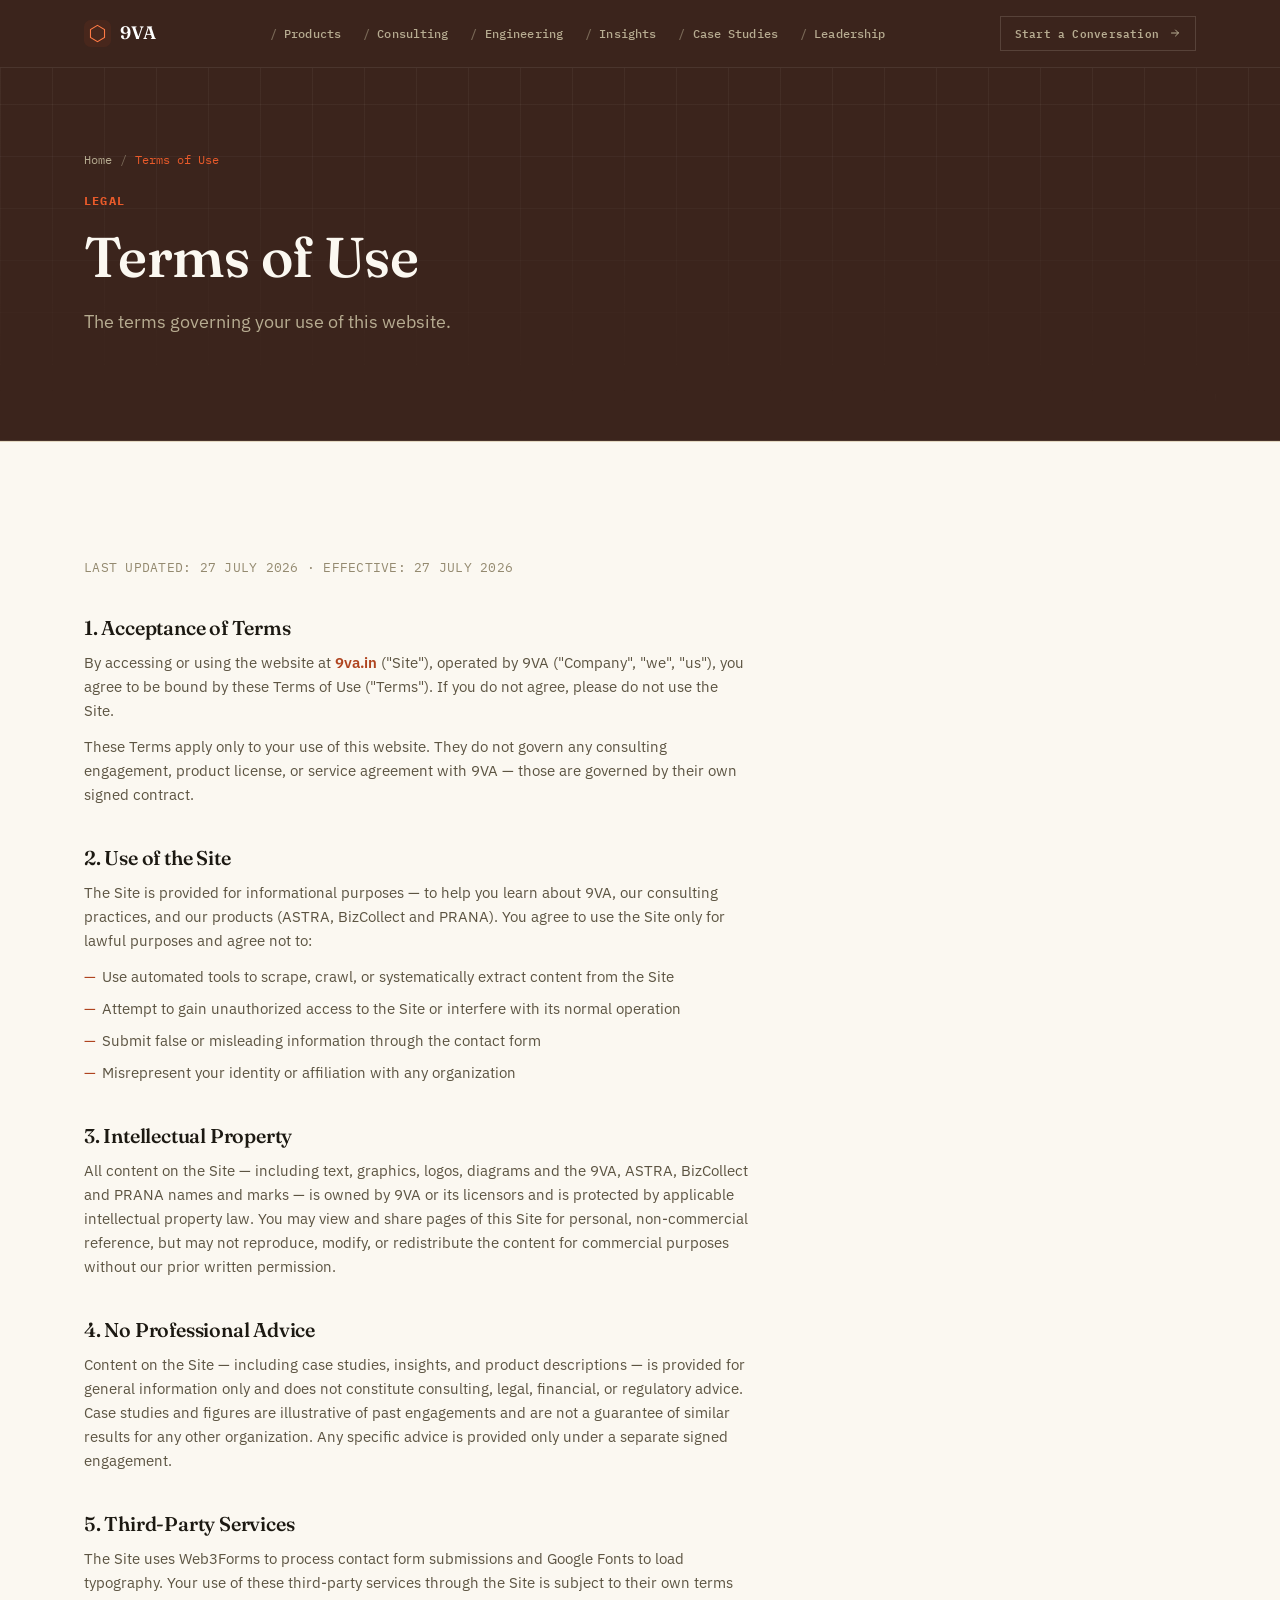
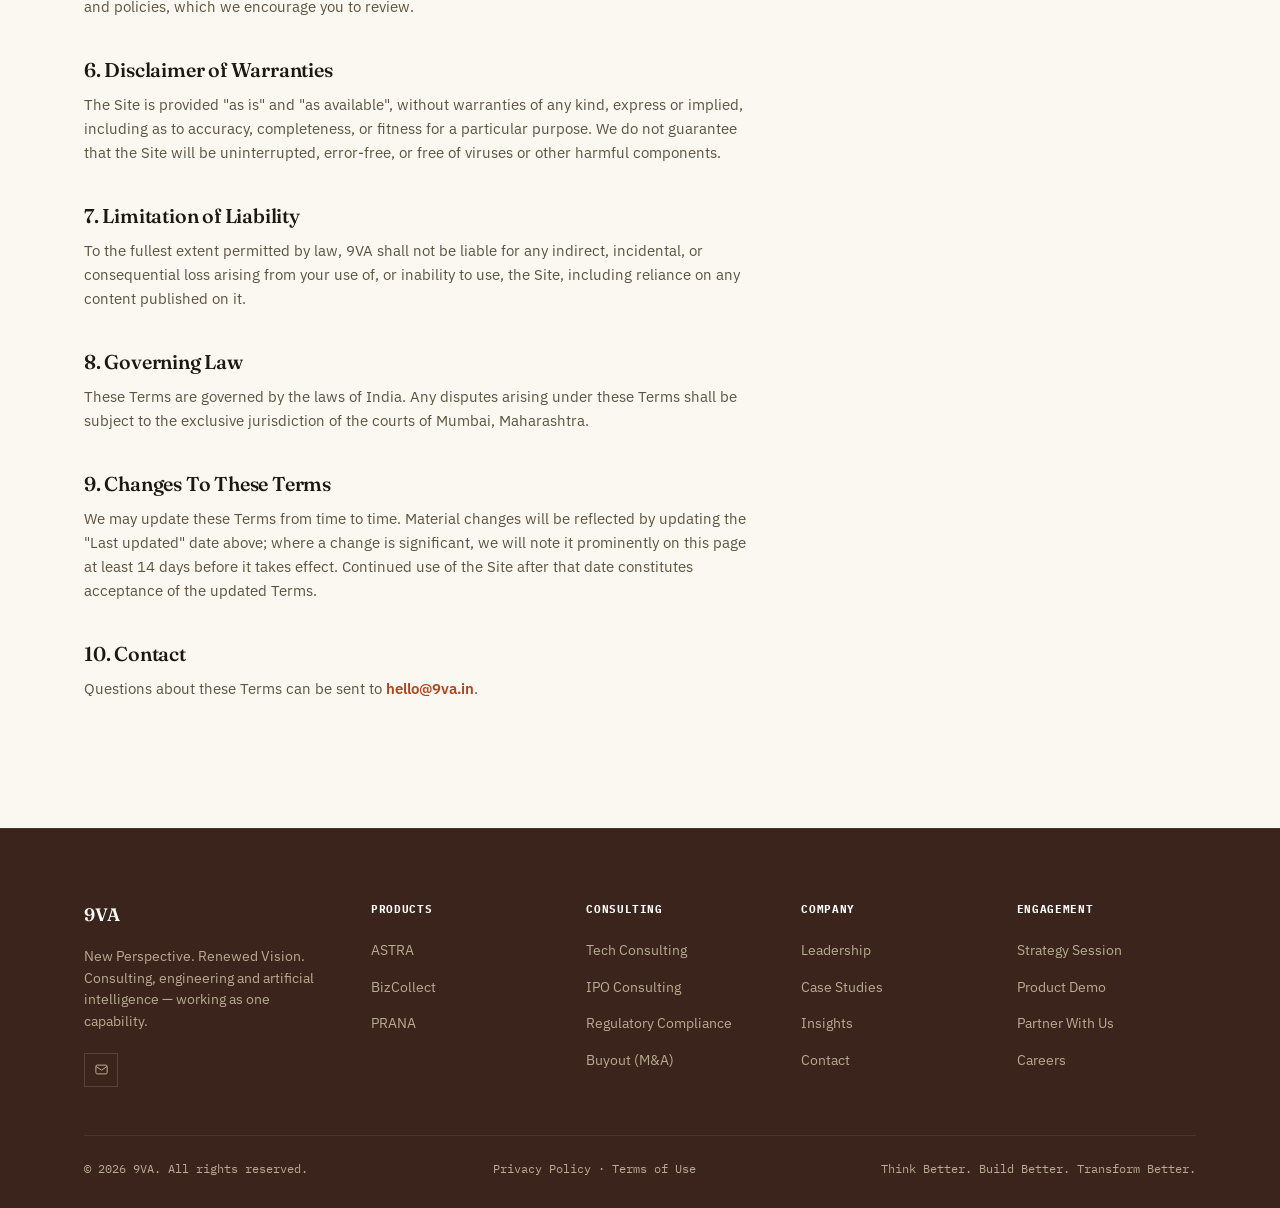
<file: terms.html>
<!DOCTYPE html>
<html lang="en">
<head>
<meta charset="UTF-8">
<meta name="viewport" content="width=device-width, initial-scale=1.0">
<title>Terms of Use — 9VA</title>
<meta name="description" content="Terms governing your use of the 9VA website.">
<link rel="icon" type="image/svg+xml" href="assets/img/favicon.svg">
<link rel="icon" type="image/png" sizes="32x32" href="assets/img/favicon-32.png">
<link rel="icon" type="image/png" sizes="16x16" href="assets/img/favicon-16.png">
<link rel="apple-touch-icon" href="assets/img/apple-touch-icon.png">
<link rel="preconnect" href="https://fonts.googleapis.com">
<link rel="preconnect" href="https://fonts.gstatic.com" crossorigin>
<link href="https://fonts.googleapis.com/css2?family=Fraunces:ital,opsz,wght@0,9..144,500;0,9..144,600;0,9..144,700;1,9..144,500&family=IBM+Plex+Mono:wght@500;600;700&family=IBM+Plex+Sans:wght@400;500;600;700&display=swap" rel="stylesheet">
<link rel="stylesheet" href="assets/css/style.css">
<link rel="canonical" href="https://9va.in/terms.html">
<meta property="og:type" content="website">
<meta property="og:site_name" content="9VA">
<meta property="og:title" content="Terms of Use — 9VA">
<meta property="og:description" content="Terms governing your use of the 9VA website.">
<meta property="og:url" content="https://9va.in/terms.html">
<meta property="og:image" content="https://9va.in/assets/img/og-image.png">
<meta property="og:image:width" content="1200">
<meta property="og:image:height" content="630">
<meta name="twitter:card" content="summary_large_image">
<meta name="twitter:title" content="Terms of Use — 9VA">
<meta name="twitter:description" content="Terms governing your use of the 9VA website.">
<meta name="twitter:image" content="https://9va.in/assets/img/og-image.png">
<script type="application/ld+json">{"@context": "https://schema.org", "@type": "Organization", "@id": "https://9va.in/#organization", "name": "9VA", "url": "https://9va.in/", "logo": "https://9va.in/assets/img/og-image.png", "description": "9VA fuses consulting, platform engineering and artificial intelligence into one capability, building ASTRA, BizCollect and PRANA on a shared foundation of reusable enterprise engineering assets.", "email": "hello@9va.in", "founder": [{"@type": "Person", "name": "Jitendra Gupta", "jobTitle": "Co-Founder & Partner"}, {"@type": "Person", "name": "Nilesh Shah", "jobTitle": "Co-Founder & Partner"}]}</script>
<script type="application/ld+json">{"@context": "https://schema.org", "@type": "BreadcrumbList", "itemListElement": [{"@type": "ListItem", "position": 1, "name": "Home", "item": "https://9va.in/"}, {"@type": "ListItem", "position": 2, "name": "Terms of Use", "item": "https://9va.in/terms.html"}]}</script>
<style>
  .legal-body h2{font-size:20px;margin:40px 0 12px}
  .legal-body h2:first-child{margin-top:0}
  .legal-body p{color:var(--text-2);font-size:15px;margin-bottom:12px;max-width:74ch}
  .legal-body ul{margin:0 0 12px 0;max-width:74ch}
  .legal-body li{color:var(--text-2);font-size:15px;padding-left:18px;position:relative;margin-bottom:8px}
  .legal-body li::before{content:"—";position:absolute;left:0;color:var(--rust)}
  .legal-body .updated{font-family:'IBM Plex Mono',monospace;font-size:12.5px;color:var(--text-3);letter-spacing:.02em;text-transform:uppercase;margin-bottom:32px}
</style>
</head>
<body>
<a href="#main" class="skip-link">Skip to content</a>

<header class="nav scrolled">
  <div class="container">
    <a href="index.html" class="brand">
      <svg class="mark" viewBox="0 0 40 40" fill="none" aria-hidden="true"><rect width="40" height="40" rx="10" fill="#AF441F" fill-opacity="0.12"/><path d="M20 8l10.4 6v12L20 32 9.6 26V14z" stroke="#FF7A45" stroke-width="1.6"/></svg>
      <span>9VA<small>New Perspective. Renewed Vision.</small></span>
    </a>
    <nav class="nav-links">
      <a href="index.html#products">Products</a>
      <a href="consulting.html">Consulting</a>
      <a href="engineering.html">Engineering</a>
      <a href="insights.html">Insights</a>
      <a href="case-studies.html">Case Studies</a>
      <a href="leadership.html">Leadership</a>
    </nav>
    <div class="nav-actions">
      <a href="contact.html" class="btn btn-primary btn-sm">Start a Conversation
        <svg viewBox="0 0 24 24" fill="none" stroke="currentColor" stroke-width="2" stroke-linecap="round" aria-hidden="true"><path d="M5 12h14M13 6l6 6-6 6"/></svg>
      </a>
      <button class="nav-toggle" aria-label="Open menu"><svg viewBox="0 0 24 24" fill="none" stroke="currentColor" stroke-width="2" stroke-linecap="round" aria-hidden="true"><path d="M4 7h16M4 12h16M4 17h16"/></svg></button>
    </div>
  </div>
</header>

<div class="mobile-menu">
  <div class="mm-top"><span class="brand" style="font-size:18px">9VA</span>
    <button class="mm-close" aria-label="Close menu"><svg width="26" height="26" viewBox="0 0 24 24" fill="none" stroke="#fff" stroke-width="2" stroke-linecap="round" aria-hidden="true"><path d="M6 6l12 12M18 6L6 18"/></svg></button>
  </div>
  <a href="index.html#products">Products</a>
  <a href="consulting.html">Consulting</a>
  <a href="engineering.html">Engineering</a>
  <a href="insights.html">Insights</a>
  <a href="case-studies.html">Case Studies</a>
  <a href="leadership.html">Leadership</a>
  <a href="contact.html" class="btn btn-primary">Start a Conversation</a>
</div>

<section class="subhero" id="main">
  <div class="hero-grid"></div>
  <div class="container">
    <div class="breadcrumb"><a href="index.html">Home</a><span class="sep">/</span><span class="current">Terms of Use</span></div>
    <div class="subhero-tag">Legal</div>
    <h1 class="one-line">Terms of Use</h1>
    <p class="lead">The terms governing your use of this website.</p>
  </div>
</section>

<section class="section">
  <div class="container">
    <div class="legal-body reveal" style="max-width:800px">
      <p class="updated">Last updated: 27 July 2026 · Effective: 27 July 2026</p>

      <h2>1. Acceptance of Terms</h2>
      <p>By accessing or using the website at <a href="https://9va.in" style="color:var(--rust);font-weight:600">9va.in</a> ("Site"), operated by 9VA ("Company", "we", "us"), you agree to be bound by these Terms of Use ("Terms"). If you do not agree, please do not use the Site.</p>
      <p>These Terms apply only to your use of this website. They do not govern any consulting engagement, product license, or service agreement with 9VA — those are governed by their own signed contract.</p>

      <h2>2. Use of the Site</h2>
      <p>The Site is provided for informational purposes — to help you learn about 9VA, our consulting practices, and our products (ASTRA, BizCollect and PRANA). You agree to use the Site only for lawful purposes and agree not to:</p>
      <ul>
        <li>Use automated tools to scrape, crawl, or systematically extract content from the Site</li>
        <li>Attempt to gain unauthorized access to the Site or interfere with its normal operation</li>
        <li>Submit false or misleading information through the contact form</li>
        <li>Misrepresent your identity or affiliation with any organization</li>
      </ul>

      <h2>3. Intellectual Property</h2>
      <p>All content on the Site — including text, graphics, logos, diagrams and the 9VA, ASTRA, BizCollect and PRANA names and marks — is owned by 9VA or its licensors and is protected by applicable intellectual property law. You may view and share pages of this Site for personal, non-commercial reference, but may not reproduce, modify, or redistribute the content for commercial purposes without our prior written permission.</p>

      <h2>4. No Professional Advice</h2>
      <p>Content on the Site — including case studies, insights, and product descriptions — is provided for general information only and does not constitute consulting, legal, financial, or regulatory advice. Case studies and figures are illustrative of past engagements and are not a guarantee of similar results for any other organization. Any specific advice is provided only under a separate signed engagement.</p>

      <h2>5. Third-Party Services</h2>
      <p>The Site uses Web3Forms to process contact form submissions and Google Fonts to load typography. Your use of these third-party services through the Site is subject to their own terms and policies, which we encourage you to review.</p>

      <h2>6. Disclaimer of Warranties</h2>
      <p>The Site is provided "as is" and "as available", without warranties of any kind, express or implied, including as to accuracy, completeness, or fitness for a particular purpose. We do not guarantee that the Site will be uninterrupted, error-free, or free of viruses or other harmful components.</p>

      <h2>7. Limitation of Liability</h2>
      <p>To the fullest extent permitted by law, 9VA shall not be liable for any indirect, incidental, or consequential loss arising from your use of, or inability to use, the Site, including reliance on any content published on it.</p>

      <h2>8. Governing Law</h2>
      <p>These Terms are governed by the laws of India. Any disputes arising under these Terms shall be subject to the exclusive jurisdiction of the courts of Mumbai, Maharashtra.</p>

      <h2>9. Changes To These Terms</h2>
      <p>We may update these Terms from time to time. Material changes will be reflected by updating the "Last updated" date above; where a change is significant, we will note it prominently on this page at least 14 days before it takes effect. Continued use of the Site after that date constitutes acceptance of the updated Terms.</p>

      <h2>10. Contact</h2>
      <p>Questions about these Terms can be sent to <a href="mailto:hello@9va.in" style="color:var(--rust);font-weight:600">hello@9va.in</a>.</p>
    </div>
  </div>
</section>

<footer class="footer">
  <div class="container">
    <div class="footer-top">
      <div class="footer-brand">
        <span class="brand" style="color:#fff">9VA</span>
        <p>New Perspective. Renewed Vision. Consulting, engineering and artificial intelligence — working as one capability.</p>
        <div class="social-row">
          <a href="contact.html" aria-label="Email"><svg viewBox="0 0 24 24" fill="none" stroke="currentColor" stroke-width="1.6" aria-hidden="true"><rect x="3" y="5" width="18" height="14" rx="2"/><path d="M3 7l9 6 9-6"/></svg></a>
        </div>
      </div>
      <div class="footer-col"><h5>Products</h5><ul><li><a href="astra.html">ASTRA</a></li><li><a href="bizcollect.html">BizCollect</a></li><li><a href="prana.html">PRANA</a></li></ul></div>
      <div class="footer-col"><h5>Consulting</h5><ul><li><a href="consulting.html#tech">Tech Consulting</a></li><li><a href="consulting.html#ipo">IPO Consulting</a></li><li><a href="consulting.html#regulatory">Regulatory Compliance</a></li><li><a href="consulting.html#buyout">Buyout (M&amp;A)</a></li></ul></div>
      <div class="footer-col"><h5>Company</h5><ul><li><a href="leadership.html">Leadership</a></li><li><a href="case-studies.html">Case Studies</a></li><li><a href="insights.html">Insights</a></li><li><a href="contact.html">Contact</a></li></ul></div>
      <div class="footer-col"><h5>Engagement</h5><ul><li><a href="contact.html">Strategy Session</a></li><li><a href="contact.html">Product Demo</a></li><li><a href="contact.html">Partner With Us</a></li><li><a href="contact.html">Careers</a></li></ul></div>
    </div>
    <div class="footer-bottom">
      <span>© <span data-year>2026</span> 9VA. All rights reserved.</span>
      <span><a href="privacy.html" style="color:inherit">Privacy Policy</a> · <a href="terms.html" style="color:inherit">Terms of Use</a></span>
      <span>Think Better. Build Better. Transform Better.</span>
    </div>
  </div>
</footer>

<script src="assets/js/main.js"></script>
</body>
</html>
</file>
<file: assets/css/style.css>
/* ==========================================================================
   9VA — New Perspective. Renewed Vision.
   Design system: "The Blueprint Dossier"
   An editorial consulting-report aesthetic crossed with an engineering
   spec sheet — warm ink/paper, rust/steel/ochre accents, serif display
   type + monospace index labels. Deliberately not the dark-navy /
   teal-gradient / pill-button / orbit-diagram AI-template pattern.
   Fonts: Fraunces (display serif) / IBM Plex Mono (labels+index) / IBM Plex Sans (body)
   ========================================================================== */

:root{
  --ink:#3B241C;
  --ink-2:#472C22;
  --ink-3:#553626;
  --line-dark:rgba(251,244,232,0.14);
  --line-dark-soft:rgba(251,244,232,0.08);
  --paper:#FBF8F1;
  --paper-2:#F3EDE0;
  --paper-3:#E4D9C2;
  --text-1:#1C1912;
  --text-2:#5C5442;
  --text-3:#948A70;
  --text-inverse:#FBF8F1;
  --text-inverse-2:#B7AC91;
  --rust:#AF441F;
  --rust-2:#E85A2A;
  --steel:#3F5B73;
  --steel-2:#6C8BA3;
  --ochre:#A8721F;
  --ochre-2:#D3963B;
  /* legacy aliases kept so component rules below stay short */
  --teal:var(--rust);
  --teal-2:var(--rust-2);
  --violet:var(--steel);
  --amber:var(--ochre);
  --coral:#8C2E1C;
  --navy-line:var(--line-dark);
  --radius-sm:2px;
  --radius-md:3px;
  --radius-lg:4px;
  --shadow-1:0 1px 0 rgba(28,25,18,0.05);
  --shadow-2:0 2px 0 rgba(28,25,18,0.08);
  --maxw:1240px;
  --pad:clamp(20px, 5vw, 64px);
  --ease:cubic-bezier(.19,1,.22,1);
}

*,*::before,*::after{box-sizing:border-box;margin:0;padding:0}
html{scroll-behavior:smooth}
body{
  font-family:'IBM Plex Sans',-apple-system,BlinkMacSystemFont,'Segoe UI',sans-serif;
  background:var(--paper);
  color:var(--text-1);
  line-height:1.6;
  -webkit-font-smoothing:antialiased;
  overflow-x:hidden;
}
img,svg{display:block;max-width:100%}
a{color:inherit;text-decoration:none}
ul{list-style:none}
button{font:inherit;cursor:pointer;border:none;background:none;color:inherit}
em,i{font-family:'Fraunces',serif;font-style:italic}

.skip-link{
  position:absolute;
  left:-9999px;
  top:auto;
  width:1px;height:1px;
  overflow:hidden;
  z-index:999;
}
.skip-link:focus{
  position:fixed;
  left:16px;top:16px;
  width:auto;height:auto;
  padding:12px 20px;
  background:var(--ink);
  color:var(--text-inverse);
  font-family:'IBM Plex Mono',monospace;
  font-size:13px;
  font-weight:600;
  letter-spacing:0.02em;
  border-radius:var(--radius-sm);
  box-shadow:0 8px 24px rgba(0,0,0,0.25);
}

h1,h2,h3,h4,.display{
  font-family:'Fraunces',Georgia,serif;
  font-weight:560;
  letter-spacing:-0.01em;
  line-height:1.1;
  font-variation-settings:"opsz" 40;
}
h3,h4{font-variation-settings:"opsz" 18}

.mono{font-family:'IBM Plex Mono',monospace}

.container{max-width:var(--maxw);margin:0 auto;padding-left:var(--pad);padding-right:var(--pad)}
.section{position:relative;padding:clamp(64px,9vw,120px) 0;border-top:1px solid var(--paper-3)}
.section-dark{background:var(--ink);color:var(--text-inverse);border-top:1px solid var(--line-dark-soft)}
.section-tint{background:var(--paper-2)}

/* index / eyebrow label — the recurring "spec sheet" device */
.eyebrow{
  display:inline-flex;align-items:center;gap:10px;
  font-family:'IBM Plex Mono',monospace;
  font-size:11.5px;letter-spacing:.12em;text-transform:uppercase;
  color:var(--rust);font-weight:600;
  padding:0 0 0 0;
  margin-bottom:20px;
}
.section-dark .eyebrow{color:var(--rust-2)}

.section-head{max-width:760px;margin-bottom:52px}
.section-head h2{font-size:clamp(27px,3.6vw,42px);margin-bottom:16px}
.section-head.wide{max-width:1120px}
@media (max-width:900px){.section-head.wide{max-width:760px}}
.section-head p{font-size:17px;color:var(--text-2);max-width:640px}
.section-dark .section-head p{color:var(--text-inverse-2)}
.section-head.center{margin-left:auto;margin-right:auto;text-align:center}
.section-head.center p{margin-left:auto;margin-right:auto}
.section-head.center .eyebrow{justify-content:center;width:100%}

/* ---------- buttons — rectangular, clipped corner, no glow ---------- */
.btn{
  display:inline-flex;align-items:center;gap:10px;
  font-family:'IBM Plex Mono',monospace;font-weight:600;font-size:13.5px;
  letter-spacing:.02em;
  padding:14px 24px;white-space:nowrap;position:relative;
  clip-path:polygon(0 0,calc(100% - 12px) 0,100% 12px,100% 100%,0 100%);
  transition:background .3s var(--ease), color .3s var(--ease), border-color .3s var(--ease);
}
.btn svg{width:15px;height:15px;flex-shrink:0;transition:transform .3s var(--ease)}
.btn:hover svg{transform:translateX(3px)}
.btn-primary{background:var(--ink);color:var(--paper)}
.btn-primary:hover{background:var(--rust);color:#fff}
.btn-ghost{border:1px solid rgba(28,25,18,.28);color:var(--text-1)}
.btn-ghost:hover{background:var(--ink);color:var(--paper);border-color:var(--ink)}
.section-dark .btn-ghost{border-color:rgba(251,248,242,.3);color:var(--text-inverse)}
.section-dark .btn-ghost:hover{background:var(--paper);color:var(--ink);border-color:var(--paper)}
.btn-sm{padding:10px 16px;font-size:12px}

/* ---------- nav ---------- */
.nav{
  position:fixed;top:0;left:0;right:0;z-index:1000;
  padding:16px 0;transition:padding .3s var(--ease), box-shadow .3s var(--ease);
  background:var(--ink);border-bottom:1px solid var(--line-dark-soft);
}
.nav.scrolled{
  padding:12px 0;box-shadow:0 6px 20px rgba(0,0,0,.12);
}
.nav .container{display:flex;align-items:center;justify-content:space-between;gap:24px}
.brand{display:flex;align-items:center;gap:9px;font-family:'Fraunces',serif;font-weight:600;font-size:18px;color:#fff;letter-spacing:-.01em;flex-shrink:0}
.brand .mark{width:27px;height:27px}
.brand small{display:none}
.nav-links{display:flex;align-items:center;gap:22px;flex-wrap:nowrap}
.nav-links a{
  font-family:'IBM Plex Mono',monospace;
  font-size:12px;font-weight:500;letter-spacing:.01em;color:var(--text-inverse-2);
  position:relative;padding:4px 0;transition:color .25s;white-space:nowrap;
}
.nav-links a::before{content:"/ ";opacity:.5}
.nav-links a:hover{color:#fff}
.nav-actions{display:flex;align-items:center;gap:16px;flex-shrink:0}
.nav-actions .btn-primary{
  background:transparent;color:var(--text-inverse-2);
  border:1px solid var(--line-dark);clip-path:none;
  padding:8px 14px;font-size:10.5px;
}
.nav-actions .btn-primary svg{width:12px;height:12px}
.nav-actions .btn-primary:hover{background:var(--rust);color:#fff;border-color:var(--rust)}
.nav-toggle{display:none;width:36px;height:36px;align-items:center;justify-content:center;color:#fff;flex-shrink:0}
.nav-toggle svg{width:20px;height:20px}

@media (max-width:920px){
  .nav-links{display:none}
  .nav-toggle{display:flex}
}

/* ---------- hero ---------- */
.hero{
  position:relative;min-height:100vh;display:flex;align-items:center;
  background:var(--paper);
  color:var(--text-1);
  overflow:hidden;
  padding-top:130px;padding-bottom:70px;
}
.hero-grid{
  position:absolute;inset:0;pointer-events:none;
  background-image:
    linear-gradient(rgba(28,25,18,.05) 1px, transparent 1px),
    linear-gradient(90deg, rgba(28,25,18,.05) 1px, transparent 1px);
  background-size:52px 52px;
  mask-image:linear-gradient(180deg,#000, transparent 92%);
}
.hero-grid::before,.hero-grid::after{content:"";position:absolute;width:22px;height:22px;opacity:.55}
.hero-grid::before{top:24px;left:var(--pad);border-left:1px solid var(--text-1);border-top:1px solid var(--text-1)}
.hero-grid::after{bottom:24px;right:var(--pad);border-right:1px solid var(--text-1);border-bottom:1px solid var(--text-1)}
.subhero .hero-grid{
  background-image:
    linear-gradient(rgba(251,248,242,.06) 1px, transparent 1px),
    linear-gradient(90deg, rgba(251,248,242,.06) 1px, transparent 1px);
}
.subhero .hero-grid::before,.subhero .hero-grid::after{border-color:var(--text-inverse)}
.hero .container{position:relative;z-index:2;display:grid;grid-template-columns:1.1fr .9fr;gap:56px;align-items:center}
.hero-kicker{
  font-family:'IBM Plex Mono',monospace;font-size:12px;letter-spacing:.1em;text-transform:uppercase;
  color:var(--rust);margin-bottom:24px;display:flex;align-items:center;gap:10px;
}
.hero-kicker .dot{width:6px;height:6px;background:var(--rust);flex-shrink:0}
.hero h1{font-size:clamp(34px,4.4vw,58px);margin-bottom:24px}
.hero p.lead{font-size:18.5px;color:var(--text-2);max-width:520px;margin-bottom:36px}
.hero-ctas{display:flex;gap:14px;flex-wrap:wrap;margin-bottom:52px}
.hero-stats{display:flex;gap:0;flex-wrap:wrap;border-top:1px solid var(--paper-3);padding-top:22px}
.hero-stat{padding-right:36px;margin-right:36px;border-right:1px solid var(--paper-3)}
.hero-stat:last-child{border-right:none}
.hero-stat b{display:block;font-family:'Fraunces',serif;font-size:28px;color:var(--text-1)}
.hero-stat span{font-family:'IBM Plex Mono',monospace;font-size:11px;color:var(--text-3);letter-spacing:.02em}

/* hero visual — the model, drawn plainly */
.hero-visual{position:relative;display:flex;align-items:center;justify-content:center}
.hero-diagram-card{width:100%;border:1px solid var(--paper-3);background:var(--paper);padding:28px}
.hero-diagram-card svg{width:100%;height:auto;display:block}
.hero-diagram-caption{margin-top:18px;padding-top:16px;border-top:1px solid var(--paper-3);font-size:13.5px;color:var(--text-2)}
.spec-plate{
  width:100%;max-width:400px;background:var(--ink);color:var(--paper);
  padding:0;position:relative;
  clip-path:polygon(0 0,calc(100% - 22px) 0,100% 22px,100% 100%,0 100%);
}
.spec-plate .sp-head{padding:22px 26px 18px;border-bottom:1px solid var(--line-dark)}
.spec-plate .sp-eyebrow{font-family:'IBM Plex Mono',monospace;font-size:10.5px;letter-spacing:.14em;text-transform:uppercase;color:var(--text-inverse-2);margin-bottom:10px}
.spec-plate .sp-title{font-family:'Fraunces',serif;font-size:34px;color:#fff}
.spec-plate .sp-rows{padding:6px 26px}
.spec-plate .sp-row{display:flex;justify-content:space-between;gap:16px;padding:14px 0;border-bottom:1px dashed var(--line-dark-soft);font-family:'IBM Plex Mono',monospace;font-size:12px}
.spec-plate .sp-row:last-child{border-bottom:none}
.spec-plate .sp-row span:first-child{color:var(--text-inverse-2);letter-spacing:.04em}
.spec-plate .sp-row span:last-child{color:#fff;text-align:right}
.spec-plate .sp-foot{padding:16px 26px 22px;display:flex;justify-content:space-between;align-items:center}
.spec-plate .sp-status{display:flex;align-items:center;gap:8px;font-family:'IBM Plex Mono',monospace;font-size:11px;color:var(--rust-2);letter-spacing:.06em;text-transform:uppercase}
.spec-plate .sp-status .sp-dot{width:6px;height:6px;background:var(--rust-2);border-radius:50%}
.spec-plate .sp-fig{font-family:'IBM Plex Mono',monospace;font-size:10.5px;color:var(--text-inverse-2)}

/* ---------- ticker ---------- */
.ticker{
  background:var(--paper-2);border-top:1px solid var(--paper-3);border-bottom:1px solid var(--paper-3);
  overflow:hidden;white-space:nowrap;padding:14px 0;
}
.ticker-track{display:inline-flex;align-items:center;animation:ticker-scroll 26s linear infinite}
.ticker:hover .ticker-track{animation-play-state:paused}
.ticker-item{
  display:inline-flex;align-items:center;gap:10px;
  font-family:'IBM Plex Mono',monospace;font-size:13px;letter-spacing:.05em;text-transform:uppercase;
  color:var(--text-2);padding:0 28px;font-weight:600;
}
.ticker-item .sep{color:var(--rust)}
@keyframes ticker-scroll{
  0%{transform:translateX(0)}
  100%{transform:translateX(-50%)}
}

/* sp-dot pulse */
.sp-status .sp-dot{animation:sp-pulse 2s ease-in-out infinite}
@keyframes sp-pulse{
  0%,100%{opacity:1;transform:scale(1)}
  50%{opacity:.35;transform:scale(1.4)}
}

/* ---------- circuit diagram (flagship unique diagram) ---------- */
.circuit-wrap{margin-top:56px;border:1px solid var(--line-dark);background:var(--ink-2);padding:28px 20px}
.circuit-wrap svg{width:100%;height:auto;display:block}
.circuit-caption{display:flex;justify-content:space-between;align-items:center;margin-top:18px;padding-top:16px;border-top:1px dashed var(--line-dark);font-family:'IBM Plex Mono',monospace;font-size:11px;color:var(--text-inverse-2);letter-spacing:.04em;text-transform:uppercase}

/* line-draw animation for diagram paths */
.draw-path{stroke-dasharray:900;stroke-dashoffset:900;transition:stroke-dashoffset 1.6s var(--ease)}
.reveal.is-in .draw-path{stroke-dashoffset:0}

@media (prefers-reduced-motion:reduce){
  .ticker-track{animation:none}
  .sp-status .sp-dot{animation:none}
  .draw-path{transition:none;stroke-dashoffset:0}
  .reveal{transition:none;opacity:1;transform:none}
}

/* ---------- manifesto strip ---------- */
.manifesto{background:var(--ink);color:var(--text-inverse);padding:clamp(60px,8vw,100px) 0;border-top:1px solid var(--line-dark-soft)}
.manifesto-lines{max-width:900px;margin:0 auto}
.manifesto-line{
  display:grid;grid-template-columns:52px 1fr;column-gap:22px;align-items:baseline;
  padding:18px 0 18px 22px;
  border-bottom:1px solid var(--line-dark-soft);
  border-left:2px solid var(--line-dark-soft);
  opacity:.32;transition:opacity .6s var(--ease), border-left-color .6s var(--ease);
}
.manifesto-line:last-child{border-bottom:none}
.manifesto-line.is-in{opacity:1;border-left-color:var(--rust-2)}
.manifesto-line.is-in .ml-num{color:var(--rust-2)}
.ml-num{
  font-family:'IBM Plex Mono',monospace;font-weight:600;font-size:13px;
  letter-spacing:.03em;color:var(--text-inverse-2);transition:color .6s var(--ease);
  padding-top:.3em;
}
.ml-text{display:flex;flex-direction:column;gap:9px}
.ml-statement{
  font-family:'Fraunces',serif;font-weight:500;font-style:italic;
  font-size:clamp(19px,2.7vw,30px);line-height:1.3;white-space:nowrap;
  color:var(--text-inverse-2);transition:color .6s var(--ease);
}
.ml-annotation{
  font-family:'IBM Plex Mono',monospace;font-weight:600;font-size:12px;
  letter-spacing:.05em;text-transform:uppercase;color:var(--rust-2);
}
.manifesto-line.is-in .ml-statement{color:#fff}
.manifesto-final{margin-top:40px;font-family:'IBM Plex Mono',monospace;font-size:12.5px;color:var(--text-inverse-2)}
.manifesto-final b{color:#fff}

/* ---------- what we do ---------- */
.triad{display:grid;grid-template-columns:repeat(3,1fr);gap:1px;background:var(--paper-3);border:1px solid var(--paper-3)}
.triad-card{
  padding:32px 28px;background:var(--paper);
  transition:background .3s var(--ease);
  position:relative;overflow:hidden;
}
.triad-card::before{content:"";position:absolute;top:0;left:0;width:100%;height:3px}
.triad-card:hover{background:var(--paper-2)}
.icon-tile{
  width:46px;height:46px;display:flex;align-items:center;justify-content:center;
  border:1px solid var(--text-1);color:var(--text-1);margin-bottom:22px;
}
.icon-tile svg{width:22px;height:22px}
.triad-card h3{font-size:21px;margin-bottom:10px}
.triad-card p{color:var(--text-2);font-size:14.5px;margin-bottom:18px}
.triad-card .tag{font-family:'IBM Plex Mono',monospace;font-size:11px;letter-spacing:.06em;text-transform:uppercase;color:var(--text-3);font-weight:600}

.triad-card:nth-child(1)::before{background:var(--rust)}
.triad-card:nth-child(1) .icon-tile{border-color:var(--rust);color:var(--rust);background:rgba(175,68,31,.07)}
.triad-card:nth-child(1) .tag{color:var(--rust)}
.triad-card:nth-child(2)::before{background:var(--steel)}
.triad-card:nth-child(2) .icon-tile{border-color:var(--steel);color:var(--steel);background:rgba(63,91,115,.07)}
.triad-card:nth-child(2) .tag{color:var(--steel)}
.triad-card:nth-child(3)::before{background:var(--ochre)}
.triad-card:nth-child(3) .icon-tile{border-color:var(--ochre);color:var(--ochre);background:rgba(168,114,31,.08)}
.triad-card:nth-child(3) .tag{color:var(--ochre)}
.link-arrow{display:inline-flex;align-items:center;gap:6px;font-family:'IBM Plex Mono',monospace;font-size:12.5px;font-weight:600;color:var(--text-1);border-bottom:1px solid var(--text-1);padding-bottom:2px}
.link-arrow svg{width:13px;height:13px;transition:transform .3s var(--ease)}
.link-arrow:hover svg{transform:translateX(4px)}
.link-arrow:hover{color:var(--rust);border-color:var(--rust)}

/* ---------- model diagram ---------- */
.model-wrap{display:grid;grid-template-columns:.9fr 1.1fr;gap:56px;align-items:center}
.model-diagram{position:relative;aspect-ratio:1/.82}
.model-diagram svg{width:100%;height:100%}
.model-copy h2{font-size:clamp(26px,3.4vw,38px);margin-bottom:20px}
.model-copy p{color:var(--text-2);font-size:16px;margin-bottom:16px;max-width:520px}
.model-list{margin-top:26px;display:grid;gap:0;border-top:1px solid var(--paper-3)}
.model-list li{display:flex;gap:12px;font-size:14.5px;color:var(--text-2);padding:13px 0;border-bottom:1px solid var(--paper-3)}
.model-list li svg{width:16px;height:16px;color:var(--rust);flex-shrink:0;margin-top:2px}

/* ---------- products ---------- */
.products-grid{display:grid;grid-template-columns:repeat(3,1fr);gap:1px;background:var(--paper-3);border:1px solid var(--paper-3)}
.product-card{
  padding:34px 28px;position:relative;overflow:hidden;
  min-height:400px;display:flex;flex-direction:column;color:#fff;
  background:var(--ink);
  transition:background .4s var(--ease);
}
.product-card::before{content:"";position:absolute;top:0;left:0;width:100%;height:3px}
.product-card.astra{background:var(--ink)}
.product-card.astra:hover{background:var(--ink-2)}
.product-card.astra::before{background:var(--rust)}
.product-card.astra .p-icon{border-color:rgba(255,122,69,.4)}
.product-card.biz{background:#1E2B33}
.product-card.biz:hover{background:#25353F}
.product-card.biz::before{background:var(--steel-2)}
.product-card.biz .p-icon{border-color:rgba(108,139,163,.4)}
.product-card.prana{background:#332508}
.product-card.prana:hover{background:#3E2D0C}
.product-card.prana::before{background:var(--ochre-2)}
.product-card.prana .p-icon{border-color:rgba(211,150,59,.4)}
.product-card .glow{display:none}
.product-card .p-icon{width:46px;height:46px;border:1px solid rgba(255,255,255,.3);display:flex;align-items:center;justify-content:center;margin-bottom:26px}
.product-card .p-icon svg{width:24px;height:24px}
.product-card .p-tag{font-family:'IBM Plex Mono',monospace;font-size:11px;letter-spacing:.08em;text-transform:uppercase;color:rgba(255,255,255,.5);margin-bottom:10px;font-weight:600}
.product-card h3{font-family:'Fraunces',serif;font-size:27px;margin-bottom:6px}
.product-card .p-sub{font-family:'IBM Plex Mono',monospace;font-size:12px;color:rgba(255,255,255,.55);margin-bottom:18px}
.product-card p.p-desc{font-size:14.5px;color:rgba(255,255,255,.75);margin-bottom:22px;flex:1}
.product-card .p-line{font-family:'Fraunces',serif;font-style:italic;font-size:15px;color:rgba(255,255,255,.6);margin-bottom:20px;border-left:2px solid rgba(255,255,255,.25);padding-left:14px}
.product-card .link-arrow{color:#fff;border-color:rgba(255,255,255,.4)}
.product-card .link-arrow:hover{color:#fff;border-color:#fff}

/* ---------- engineering assets ---------- */
.assets-grid{display:grid;grid-template-columns:repeat(4,1fr);gap:1px;background:var(--line-dark-soft);counter-reset:asset}
.asset-card{
  background:var(--ink);
  padding:28px 22px 24px;transition:background .3s var(--ease);position:relative;counter-increment:asset;
}
.asset-card::after{content:"";position:absolute;top:0;left:0;width:100%;height:3px}
.asset-card::before{
  content:counter(asset,decimal-leading-zero);
  font-family:'IBM Plex Mono',monospace;font-weight:600;font-size:10.5px;letter-spacing:.03em;
  position:absolute;top:20px;right:20px;
  width:27px;height:27px;border-radius:50%;border:1px solid var(--line-dark);
  display:flex;align-items:center;justify-content:center;color:var(--text-inverse-2);
}
.asset-card:hover{background:var(--ink-2)}
.asset-card .a-icon{width:38px;height:38px;border:1px solid var(--line-dark);display:flex;align-items:center;justify-content:center;color:var(--rust-2);margin-bottom:16px}
.asset-card .a-icon svg{width:19px;height:19px}
.asset-card h4{font-family:'Fraunces',serif;font-size:16.5px;color:#fff;margin-bottom:6px;font-weight:600}
.asset-card p{font-size:12.5px;color:var(--text-inverse-2);line-height:1.55}

.asset-card:nth-child(3n+1)::after{background:var(--rust-2)}
.asset-card:nth-child(3n+1)::before{border-color:rgba(232,90,42,.5);color:var(--rust-2)}
.asset-card:nth-child(3n+1) .a-icon{border-color:rgba(232,90,42,.45);color:var(--rust-2);background:rgba(232,90,42,.08)}
.asset-card:nth-child(3n+2)::after{background:var(--steel-2)}
.asset-card:nth-child(3n+2)::before{border-color:rgba(108,139,163,.5);color:var(--steel-2)}
.asset-card:nth-child(3n+2) .a-icon{border-color:rgba(108,139,163,.45);color:var(--steel-2);background:rgba(108,139,163,.08)}
.asset-card:nth-child(3n)::after{background:var(--ochre-2)}
.asset-card:nth-child(3n)::before{border-color:rgba(211,150,59,.5);color:var(--ochre-2)}
.asset-card:nth-child(3n) .a-icon{border-color:rgba(211,150,59,.45);color:var(--ochre-2);background:rgba(211,150,59,.08)}

.stack-diagram{margin-top:56px;border:1px solid var(--line-dark);padding:26px;background:var(--ink-2)}
.stack-row{display:flex;align-items:center;gap:14px;padding:14px 0}
.stack-row+.stack-row{border-top:1px dashed var(--line-dark)}
.stack-row .stack-label{width:170px;flex-shrink:0;font-family:'IBM Plex Mono',monospace;font-size:11.5px;letter-spacing:.05em;text-transform:uppercase;color:var(--text-inverse-2);font-weight:600}
.stack-chips{display:flex;flex-wrap:wrap;gap:8px}
.chip{
  font-family:'IBM Plex Mono',monospace;font-size:11.5px;padding:6px 11px;background:transparent;
  border:1px solid var(--line-dark);color:var(--text-inverse-2);font-weight:500;
}
.stack-row.top .chip{border-color:var(--rust-2);color:#fff}
.stack-arrow{text-align:center;color:var(--text-3);font-family:'IBM Plex Mono',monospace;font-size:11px;padding:2px 0}

/* ---------- consulting practices ---------- */
.practice-list{display:grid;gap:1px;background:var(--paper-3);border:1px solid var(--paper-3)}
.practice-row{
  display:grid;grid-template-columns:52px 220px 1fr 130px;align-items:center;gap:24px;
  background:var(--paper);padding:24px 26px;transition:background .3s;
}
.practice-row:hover{background:var(--paper-2)}
.practice-num{font-family:'IBM Plex Mono',monospace;color:var(--text-3);font-size:13px}
.practice-row h4{font-size:17px}
.practice-row p{color:var(--text-2);font-size:14px}
.practice-icon{width:32px;height:32px;color:var(--rust)}
.practice-icon svg{width:100%;height:100%}
@media (max-width:760px){
  .practice-row{grid-template-columns:1fr;gap:8px;text-align:left}
  .practice-row .practice-cta{display:none}
}

/* ---------- industries ---------- */
.industry-cloud{display:flex;flex-wrap:wrap;gap:0;border-top:1px solid var(--paper-3);border-left:1px solid var(--paper-3)}
.industry-pill{
  display:flex;align-items:center;gap:9px;padding:13px 18px;
  background:var(--paper);border-right:1px solid var(--paper-3);border-bottom:1px solid var(--paper-3);
  font-family:'IBM Plex Mono',monospace;font-size:12.5px;font-weight:500;
}
.industry-pill span.emj{font-size:15px}

/* ---------- stats band ---------- */
.stats-band{background:var(--ink);color:#fff;padding:64px 0;border-top:1px solid var(--line-dark-soft)}
.stats-grid{display:grid;grid-template-columns:repeat(4,1fr);gap:24px;text-align:left}
.stat-item b{
  display:block;font-family:'Fraunces',serif;font-size:clamp(32px,4vw,46px);color:#fff;
}
.stat-item span{font-family:'IBM Plex Mono',monospace;font-size:11.5px;color:var(--text-inverse-2);letter-spacing:.01em}
.stats-grid .divider{border-left:1px solid var(--line-dark-soft);padding-left:24px}

/* ---------- pipeline (SDLC) ---------- */
.pipeline{display:flex;align-items:stretch;gap:0;overflow-x:auto;padding-bottom:8px;border-top:1px solid var(--paper-3)}
.pipe-step{flex:1;min-width:150px;padding:22px 18px;position:relative;border-right:1px solid var(--paper-3)}
.pipe-step:last-child{border-right:none}
.pipe-step .pn{
  font-family:'IBM Plex Mono',monospace;color:var(--rust);
  font-weight:700;font-size:13px;margin-bottom:14px;
}
.pipe-step h5{font-family:'Fraunces',serif;font-size:15px;margin-bottom:6px}
.pipe-step p{font-size:12.5px;color:var(--text-2)}

/* ---------- decision flow (human+AI) ---------- */
.flow-wrap{display:grid;grid-template-columns:1fr 1fr;gap:56px;align-items:center}
.flow-copy p{color:var(--text-inverse-2);font-size:16px;margin-bottom:16px;max-width:480px}
.flow-diagram{display:flex;flex-direction:column;gap:0;align-items:stretch}
.flow-node{
  width:100%;padding:16px 20px;
  background:var(--ink-2);border:1px solid var(--line-dark);
  display:flex;align-items:center;gap:14px;font-family:'IBM Plex Mono',monospace;font-size:13px;font-weight:600;color:#fff;
}
.flow-node .fi{width:32px;height:32px;border:1px solid var(--line-dark);flex-shrink:0;display:flex;align-items:center;justify-content:center}
.flow-node .fi svg{width:17px;height:17px}
.flow-node.human .fi{color:var(--steel-2)}
.flow-node.ai .fi{color:var(--rust-2)}
.flow-node.sys .fi{color:var(--ochre-2)}
.flow-arrow{color:var(--text-3);font-family:'IBM Plex Mono',monospace;font-size:11.5px;padding:8px 0 8px 16px;display:flex;align-items:center;gap:6px}

/* ---------- case studies ---------- */
.case-grid{display:grid;grid-template-columns:repeat(3,1fr);gap:1px;background:var(--paper-3);border:1px solid var(--paper-3)}
.case-card{
  background:var(--paper);
  transition:background .3s var(--ease);
}
.case-card:hover{background:var(--paper-2)}
.case-top{padding:26px 26px 20px;border-bottom:1px solid var(--paper-3)}
.case-top .tag{font-family:'IBM Plex Mono',monospace;font-size:11px;letter-spacing:.07em;text-transform:uppercase;color:var(--rust);font-weight:700}
.case-top h4{font-family:'Fraunces',serif;font-size:19px;margin:8px 0 0}
.case-body{padding:22px 26px 26px}
.case-body p{font-size:14px;color:var(--text-2);margin-bottom:18px}
.case-metrics{display:flex;gap:22px}
.case-metrics div b{display:block;font-family:'Fraunces',serif;font-size:19px}
.case-metrics div span{font-family:'IBM Plex Mono',monospace;font-size:10.5px;color:var(--text-3)}

/* ---------- insights ---------- */
.insights-grid{display:grid;grid-template-columns:repeat(3,1fr);gap:1px;background:var(--paper-3);border:1px solid var(--paper-3)}
.insight-card{padding:26px;background:var(--paper);transition:background .3s var(--ease)}
.insight-card:hover{background:var(--paper-2)}
.insight-type{font-family:'IBM Plex Mono',monospace;font-size:10.5px;letter-spacing:.08em;text-transform:uppercase;color:var(--text-3);font-weight:700;margin-bottom:10px}
.insight-card h4{font-family:'Fraunces',serif;font-size:17px;margin-bottom:10px}
.insight-card p{font-size:13.5px;color:var(--text-2)}

/* ---------- leadership ---------- */
.leaders-grid{display:grid;grid-template-columns:repeat(2,1fr);gap:1px;background:var(--paper-3);border:1px solid var(--paper-3)}
.leader-card{
  display:flex;gap:22px;padding:30px;background:var(--paper);
}
.avatar{
  width:70px;height:70px;flex-shrink:0;
  display:flex;align-items:center;justify-content:center;
  font-family:'Fraunces',serif;font-weight:600;font-size:22px;color:#fff;
}
.avatar.a1{background:var(--rust)}
.avatar.a2{background:var(--steel)}
.leader-card h4{font-family:'Fraunces',serif;font-size:18px}
.leader-card .role{font-family:'IBM Plex Mono',monospace;font-size:11.5px;color:var(--rust);font-weight:600;margin:4px 0 10px;text-transform:uppercase;letter-spacing:.02em}
.leader-card p.quote{font-size:14px;color:var(--text-2);font-family:'Fraunces',serif;font-style:italic}

/* ---------- CTA band ---------- */
.cta-band{
  position:relative;overflow:hidden;
  background:var(--ink);
  color:#fff;padding:clamp(52px,8vw,88px) clamp(28px,6vw,72px);text-align:center;
  border:1px solid var(--line-dark);
}
.cta-band h2{font-size:clamp(28px,4vw,44px);margin-bottom:18px}
.cta-band p{color:var(--text-inverse-2);font-size:16.5px;max-width:520px;margin:0 auto 34px}
.cta-actions{display:flex;gap:14px;justify-content:center;flex-wrap:wrap}

/* ---------- footer ---------- */
.footer{background:var(--ink);color:var(--text-inverse-2);padding:72px 0 30px;border-top:1px solid var(--line-dark-soft)}
.footer-top{display:grid;grid-template-columns:1.4fr repeat(4,1fr);gap:36px;padding-bottom:48px;border-bottom:1px solid var(--line-dark-soft)}
.footer-brand p{font-size:13.5px;margin:16px 0 20px;max-width:280px}
.footer-col h5{font-family:'IBM Plex Mono',monospace;font-size:11px;letter-spacing:.06em;text-transform:uppercase;color:#fff;margin-bottom:18px}
.footer-col ul{display:grid;gap:11px}
.footer-col a{font-size:13.5px;transition:color .25s}
.footer-col a:hover{color:#fff}
.footer-bottom{display:flex;justify-content:space-between;align-items:center;padding-top:24px;font-family:'IBM Plex Mono',monospace;font-size:11.5px;flex-wrap:wrap;gap:12px}
.social-row{display:flex;gap:10px}
.social-row a{width:34px;height:34px;border:1px solid var(--line-dark);display:flex;align-items:center;justify-content:center;transition:all .3s}
.social-row a:hover{background:var(--rust);border-color:var(--rust);color:#fff}
.social-row svg{width:15px;height:15px}

/* ---------- reveal animation ---------- */
.reveal{opacity:0;transform:translateY(20px);transition:opacity .7s var(--ease), transform .7s var(--ease)}
.reveal.is-in{opacity:1;transform:translateY(0)}
.stagger > *{transition-delay:calc(var(--i,0) * 90ms)}

/* ---------- mobile ---------- */
@media (max-width:1080px){
  .hero .container{grid-template-columns:1fr}
  .hero-visual{order:-1;max-width:360px;margin:0 auto 20px}
  .products-grid,.case-grid,.insights-grid{grid-template-columns:repeat(2,1fr)}
  .assets-grid{grid-template-columns:repeat(2,1fr)}
  .stats-grid{grid-template-columns:repeat(2,1fr)}
  .stats-grid .divider{border-left:none;padding-left:0}
  .model-wrap{grid-template-columns:1fr}
  .flow-wrap{grid-template-columns:1fr}
  .footer-top{grid-template-columns:repeat(3,1fr)}
}
@media (max-width:640px){
  .triad{grid-template-columns:1fr}
  .products-grid,.case-grid,.insights-grid,.assets-grid{grid-template-columns:1fr}
  .leaders-grid{grid-template-columns:1fr}
  .practice-row{grid-template-columns:1fr}
  .footer-top{grid-template-columns:1fr 1fr}
  .stats-grid{grid-template-columns:1fr 1fr}
  .manifesto-line{grid-template-columns:1fr;row-gap:8px;padding-left:16px}
  .ml-num{padding-top:0}
  .ml-statement{white-space:normal}
}

/* ==========================================================================
   Interior pages — subhero, breadcrumb, subnav, timeline, faq, quote banner
   ========================================================================== */

.subhero{
  position:relative;padding:150px 0 76px;color:var(--text-inverse);overflow:hidden;
  background:var(--ink);
  border-bottom:1px solid var(--line-dark-soft);
}
.subhero .hero-grid{opacity:1}
.breadcrumb{display:flex;align-items:center;gap:8px;font-family:'IBM Plex Mono',monospace;font-size:12px;color:var(--text-inverse-2);margin-bottom:22px;position:relative;z-index:2}
.breadcrumb a{color:var(--text-inverse-2);transition:color .25s}
.breadcrumb a:hover{color:#fff}
.breadcrumb .sep{opacity:.5}
.breadcrumb .current{color:var(--rust-2)}
.subhero-tag{font-family:'IBM Plex Mono',monospace;font-size:12px;letter-spacing:.1em;text-transform:uppercase;color:var(--rust-2);font-weight:700;margin-bottom:16px;position:relative;z-index:2}
.subhero h1{position:relative;z-index:2;font-size:clamp(32px,5vw,56px);max-width:820px;margin-bottom:20px}
.subhero h1.one-line{max-width:1120px}
@media (max-width:900px){.subhero h1.one-line{max-width:820px}}
.subhero p.lead{position:relative;z-index:2;font-size:17.5px;color:var(--text-inverse-2);max-width:620px;margin-bottom:28px}
.subhero .hero-ctas{position:relative;z-index:2}
.subhero-meta{display:flex;gap:0;flex-wrap:wrap;margin-top:36px;position:relative;z-index:2;border-top:1px solid var(--line-dark-soft);padding-top:20px}
.subhero-meta div{font-size:12.5px;color:var(--text-inverse-2);padding-right:32px;margin-right:32px;border-right:1px solid var(--line-dark-soft);font-family:'IBM Plex Mono',monospace}
.subhero-meta div:last-child{border-right:none}
.subhero-meta div b{display:block;color:#fff;font-family:'Fraunces',serif;font-size:16px;margin-bottom:3px}

/* sticky sub navigation */
.subnav{position:sticky;top:0;z-index:900;background:rgba(251,248,241,.94);backdrop-filter:blur(10px);border-bottom:1px solid var(--paper-3)}
.subnav .container{display:flex;gap:2px;overflow-x:auto;padding-top:0;padding-bottom:0;scrollbar-width:none}
.subnav .container::-webkit-scrollbar{display:none}
.subnav a{
  font-family:'IBM Plex Mono',monospace;
  font-size:12px;font-weight:600;color:var(--text-2);padding:16px 16px;
  white-space:nowrap;transition:all .25s;border-bottom:2px solid transparent;
}
.subnav a:hover, .subnav a.active{color:var(--ink);border-bottom-color:var(--rust)}

/* timeline (how it works) */
.timeline{display:grid;gap:0;position:relative;margin-top:8px;border-top:1px solid var(--paper-3)}
.tl-item{display:grid;grid-template-columns:44px 1fr;gap:24px;padding:22px 0;position:relative;border-bottom:1px solid var(--paper-3)}
.tl-dot{width:44px;height:44px;background:var(--ink);color:var(--rust-2);display:flex;align-items:center;justify-content:center;font-family:'IBM Plex Mono',monospace;font-weight:700;font-size:14px;flex-shrink:0}
.tl-item h4{font-family:'Fraunces',serif;font-size:17px;margin-bottom:6px}
.tl-item p{font-size:14.5px;color:var(--text-2)}

/* capability grid */
.cap-grid{display:grid;grid-template-columns:repeat(3,1fr);gap:1px;background:var(--paper-3);border:1px solid var(--paper-3)}
.cap-card{padding:26px 24px;background:var(--paper);transition:background .3s var(--ease)}
.cap-card:hover{background:var(--paper-2)}
.cap-card .a-icon{width:38px;height:38px;border:1px solid var(--text-1);display:flex;align-items:center;justify-content:center;color:var(--text-1);margin-bottom:16px}
.cap-card .a-icon svg{width:19px;height:19px}
.cap-card h4{font-family:'Fraunces',serif;font-size:16px;margin-bottom:8px}
.cap-card p{font-size:13.5px;color:var(--text-2);line-height:1.55}

/* ---------- why-9va journey panel ---------- */
.why-panel{
  position:relative;background:var(--paper);
  background-image:linear-gradient(rgba(28,25,18,.06) 1px, transparent 1px),linear-gradient(90deg, rgba(28,25,18,.06) 1px, transparent 1px);
  background-size:32px 32px;
  border:1px solid var(--paper-3);
  padding:40px clamp(20px,4vw,40px);
}
.why-panel svg{width:100%;height:auto;display:block}
.why-node{cursor:pointer}
.why-detail{margin-top:20px;padding:16px 20px;background:rgba(255,255,255,.55);border:1px solid var(--paper-3);display:flex;gap:14px;align-items:flex-start;transition:border-color .2s}
.why-detail .num{flex-shrink:0;width:26px;height:26px;border-radius:50%;background:var(--paper-3);color:var(--text-2);font-family:'IBM Plex Mono',monospace;font-weight:700;font-size:12px;display:flex;align-items:center;justify-content:center;transition:background .2s,color .2s}
.why-detail .txt{font-size:13.5px;color:var(--text-2);line-height:1.6;padding-top:3px}
.why-detail .txt b{color:var(--text-1)}
@media (prefers-reduced-motion:reduce){.why-dot{display:none}}

/* faq accordion */
.faq-list{max-width:820px}
.faq-item{border-bottom:1px solid var(--paper-3)}
.faq-item summary{
  display:flex;align-items:center;justify-content:space-between;gap:20px;
  padding:22px 4px;cursor:pointer;font-family:'Fraunces',serif;font-weight:600;font-size:16.5px;
  list-style:none;
}
.faq-item summary::-webkit-details-marker{display:none}
.faq-item summary .plus{width:24px;height:24px;border:1px solid var(--paper-3);display:flex;align-items:center;justify-content:center;flex-shrink:0;transition:transform .3s var(--ease)}
.faq-item[open] summary .plus{transform:rotate(45deg);background:var(--ink);border-color:var(--ink)}
.faq-item[open] summary .plus svg{stroke:#fff}
.faq-item .faq-a{padding:0 4px 24px;color:var(--text-2);font-size:15px;max-width:700px}

/* quote banner */
.quote-banner{
  padding:clamp(40px,6vw,60px);
  background:var(--ink);color:#fff;position:relative;overflow:hidden;
  border:1px solid var(--line-dark);
}
.quote-banner::before{content:"01";position:absolute;top:20px;right:26px;font-family:'IBM Plex Mono',monospace;font-size:12px;color:var(--text-inverse-2)}
.quote-banner p{position:relative;font-family:'Fraunces',serif;font-style:italic;font-size:clamp(20px,2.6vw,29px);line-height:1.4;max-width:820px}
.quote-banner span{position:relative;display:block;margin-top:20px;font-family:'IBM Plex Mono',monospace;font-size:12.5px;color:var(--text-inverse-2)}

/* two column split */
.split{display:grid;grid-template-columns:1fr 1fr;gap:56px;align-items:center}
.split.rev{direction:rtl}
.split.rev>*{direction:ltr}
.pill-tag{display:inline-flex;align-items:center;gap:6px;font-family:'IBM Plex Mono',monospace;font-size:11px;font-weight:600;padding:6px 10px;background:var(--paper-2);border:1px solid var(--paper-3);color:var(--text-2);margin:3px 6px 3px 0}

/* stat mini row */
.mini-stats{display:flex;gap:0;flex-wrap:wrap;margin-top:28px;border-top:1px solid var(--paper-3)}
.mini-stat{padding:16px 24px 0 0}
.mini-stat b{display:block;font-family:'Fraunces',serif;font-size:22px;color:var(--text-1)}
.mini-stat span{font-family:'IBM Plex Mono',monospace;font-size:11px;color:var(--text-3)}

/* leadership detail card */
.leader-detail{display:grid;grid-template-columns:200px 1fr;gap:40px;padding:44px 0;border-bottom:1px solid var(--paper-3)}
.leader-detail .avatar-lg{width:160px;height:160px;display:flex;align-items:center;justify-content:center;font-family:'Fraunces',serif;font-weight:600;font-size:46px;color:#fff}
.leader-detail h3{font-family:'Fraunces',serif;font-size:26px;margin-bottom:4px}
.leader-detail .role{font-family:'IBM Plex Mono',monospace;color:var(--rust);font-weight:600;font-size:12.5px;margin-bottom:16px;text-transform:uppercase;letter-spacing:.02em}
.leader-detail .role.role-steel{color:var(--steel)}
.leader-detail .credentials{display:flex;flex-wrap:wrap;gap:0;margin-bottom:20px;border-top:1px solid var(--paper-3);border-bottom:1px solid var(--paper-3);padding:12px 0}
.leader-detail .credentials span{font-family:'IBM Plex Mono',monospace;font-size:11px;color:var(--text-3);text-transform:uppercase;letter-spacing:.04em;padding-right:18px;margin-right:18px;border-right:1px solid var(--paper-3)}
.leader-detail .credentials span:last-child{border-right:none;padding-right:0;margin-right:0}
.leader-detail .credentials span b{color:var(--text-1);font-family:'Fraunces',serif;font-style:italic;font-weight:600;text-transform:none;letter-spacing:0;font-size:1.15em;margin-right:5px}
.leader-detail p{color:var(--text-2);font-size:15.5px;margin-bottom:14px;max-width:700px}
.think-badge{display:inline-flex;align-items:center;gap:7px;font-family:'IBM Plex Mono',monospace;font-size:11px;font-weight:700;letter-spacing:.08em;text-transform:uppercase;padding:7px 14px;margin:6px 0 4px}
.think-badge.tb-rust{color:var(--rust);border:1px solid var(--rust)}
.think-badge.tb-steel{color:var(--steel);border:1px solid var(--steel)}
.spec-tags{display:flex;flex-wrap:wrap;gap:8px;margin-top:16px}

@media (max-width:900px){
  .split,.leader-detail{grid-template-columns:1fr}
  .leader-detail .avatar-lg{width:100px;height:100px;font-size:30px}
  .cap-grid{grid-template-columns:repeat(2,1fr)}
}
@media (max-width:600px){
  .cap-grid{grid-template-columns:1fr}
}

/* mobile menu panel */
.mobile-menu{
  position:fixed;inset:0;background:var(--ink);z-index:1100;
  display:flex;flex-direction:column;padding:26px var(--pad);
  transform:translateY(-100%);transition:transform .45s var(--ease);
}
.mobile-menu.open{transform:translateY(0)}
.mobile-menu .mm-top{display:flex;justify-content:space-between;align-items:center;margin-bottom:40px}
.mobile-menu a{font-family:'Fraunces',serif;font-size:25px;color:#fff;padding:14px 0;border-bottom:1px solid var(--line-dark-soft)}
.mobile-menu .btn{margin-top:30px;align-self:flex-start}
</file>
